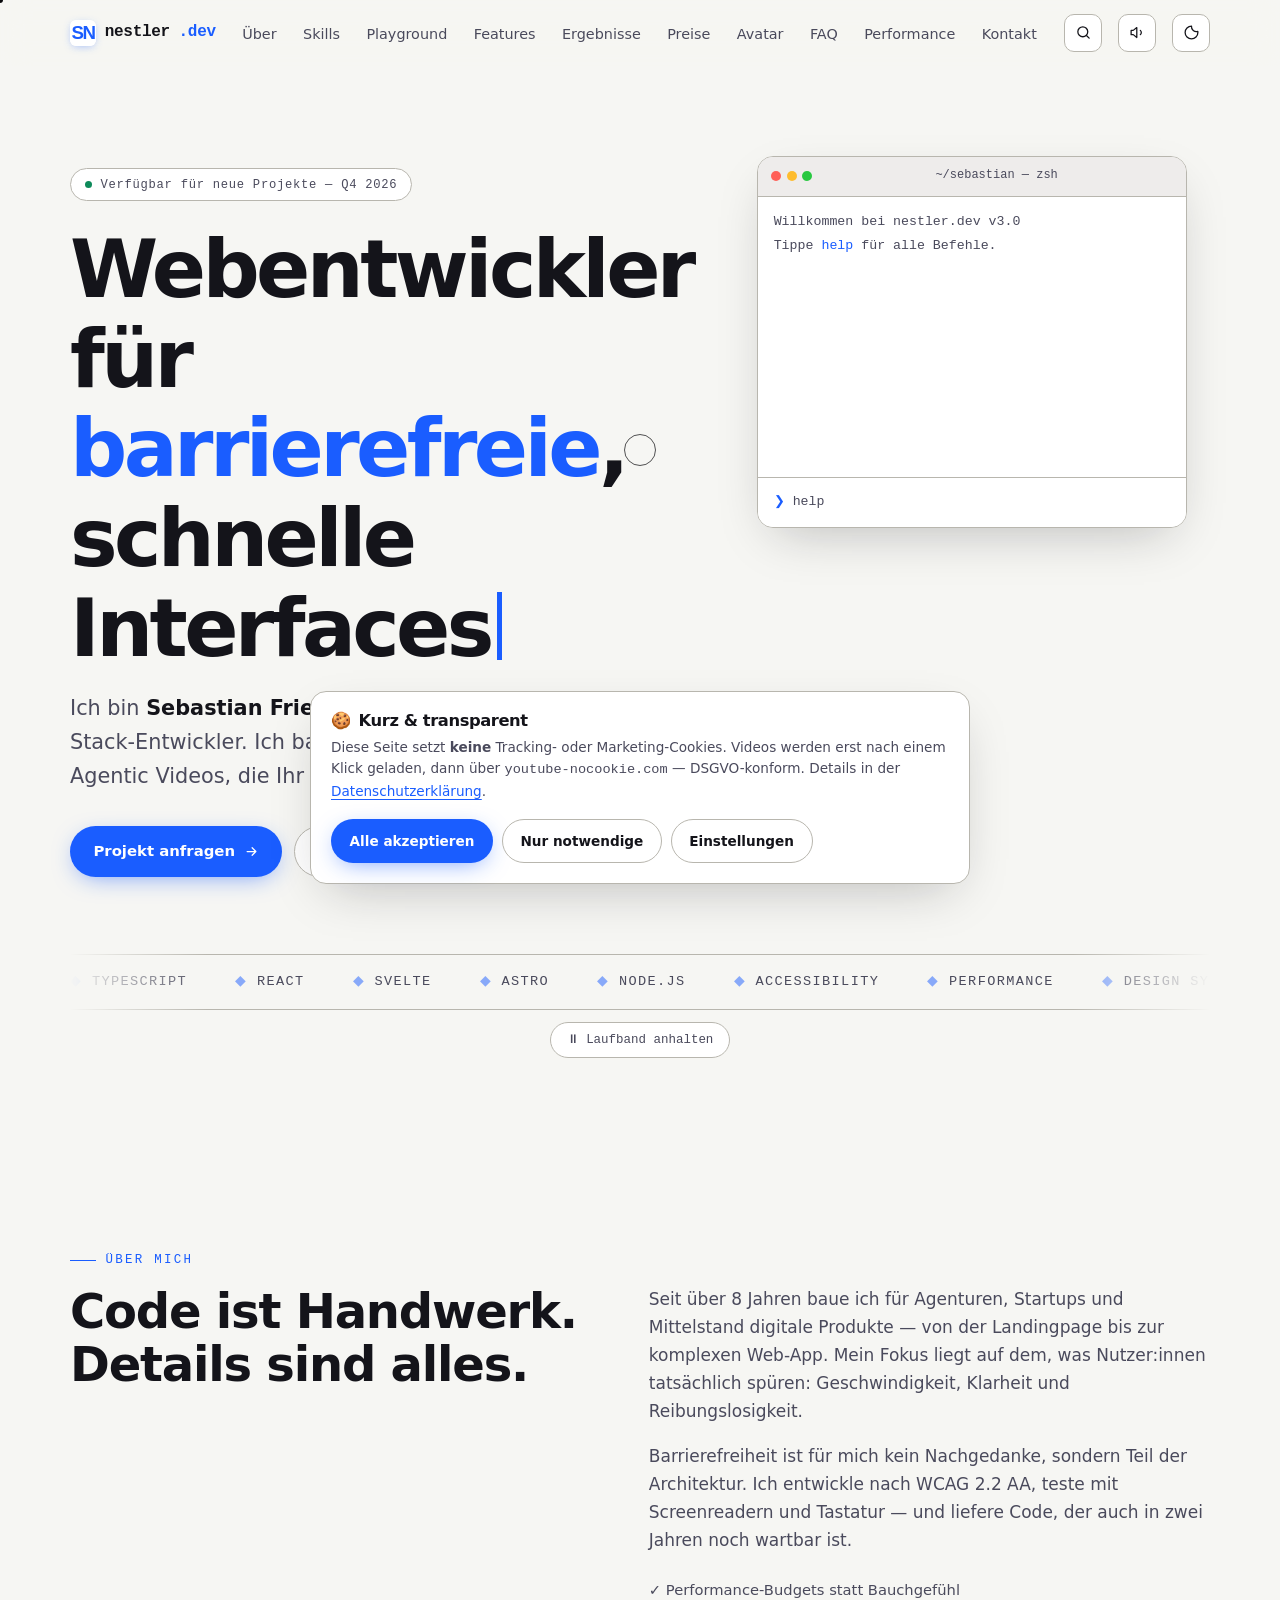
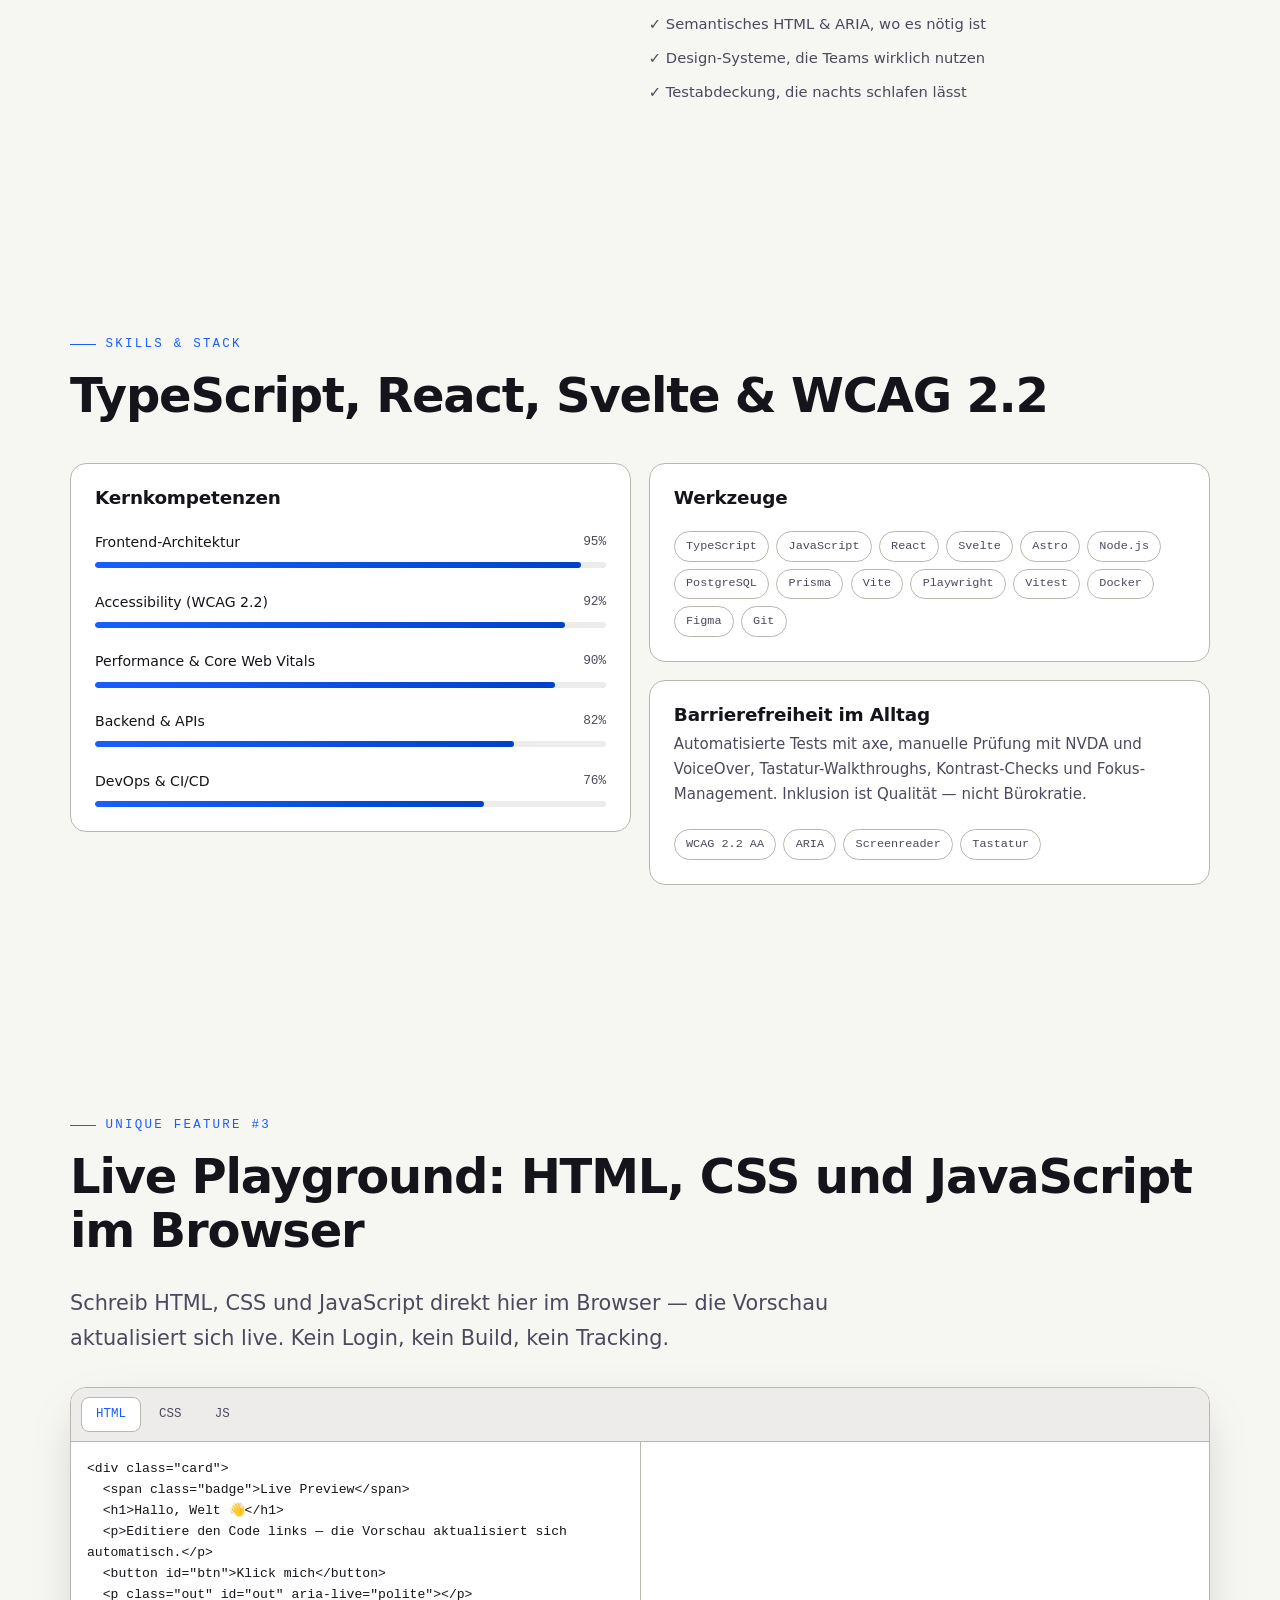
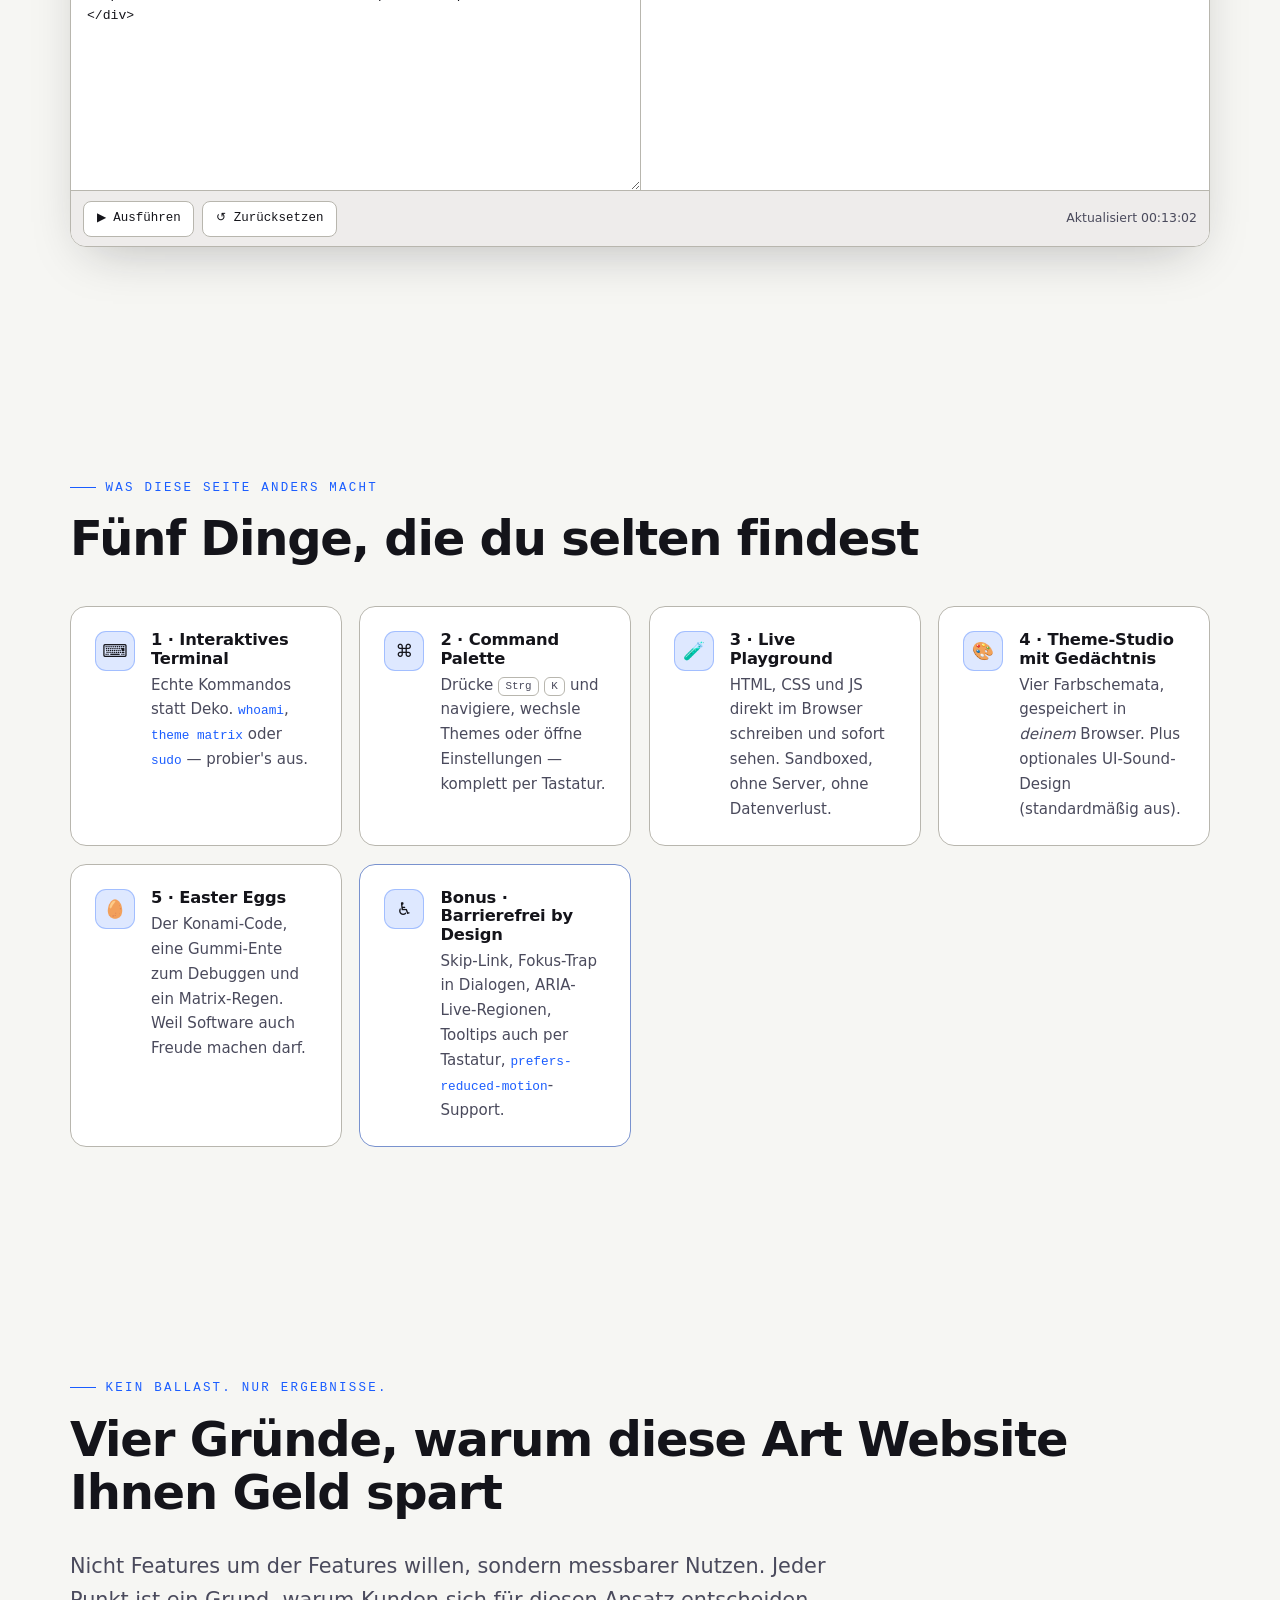
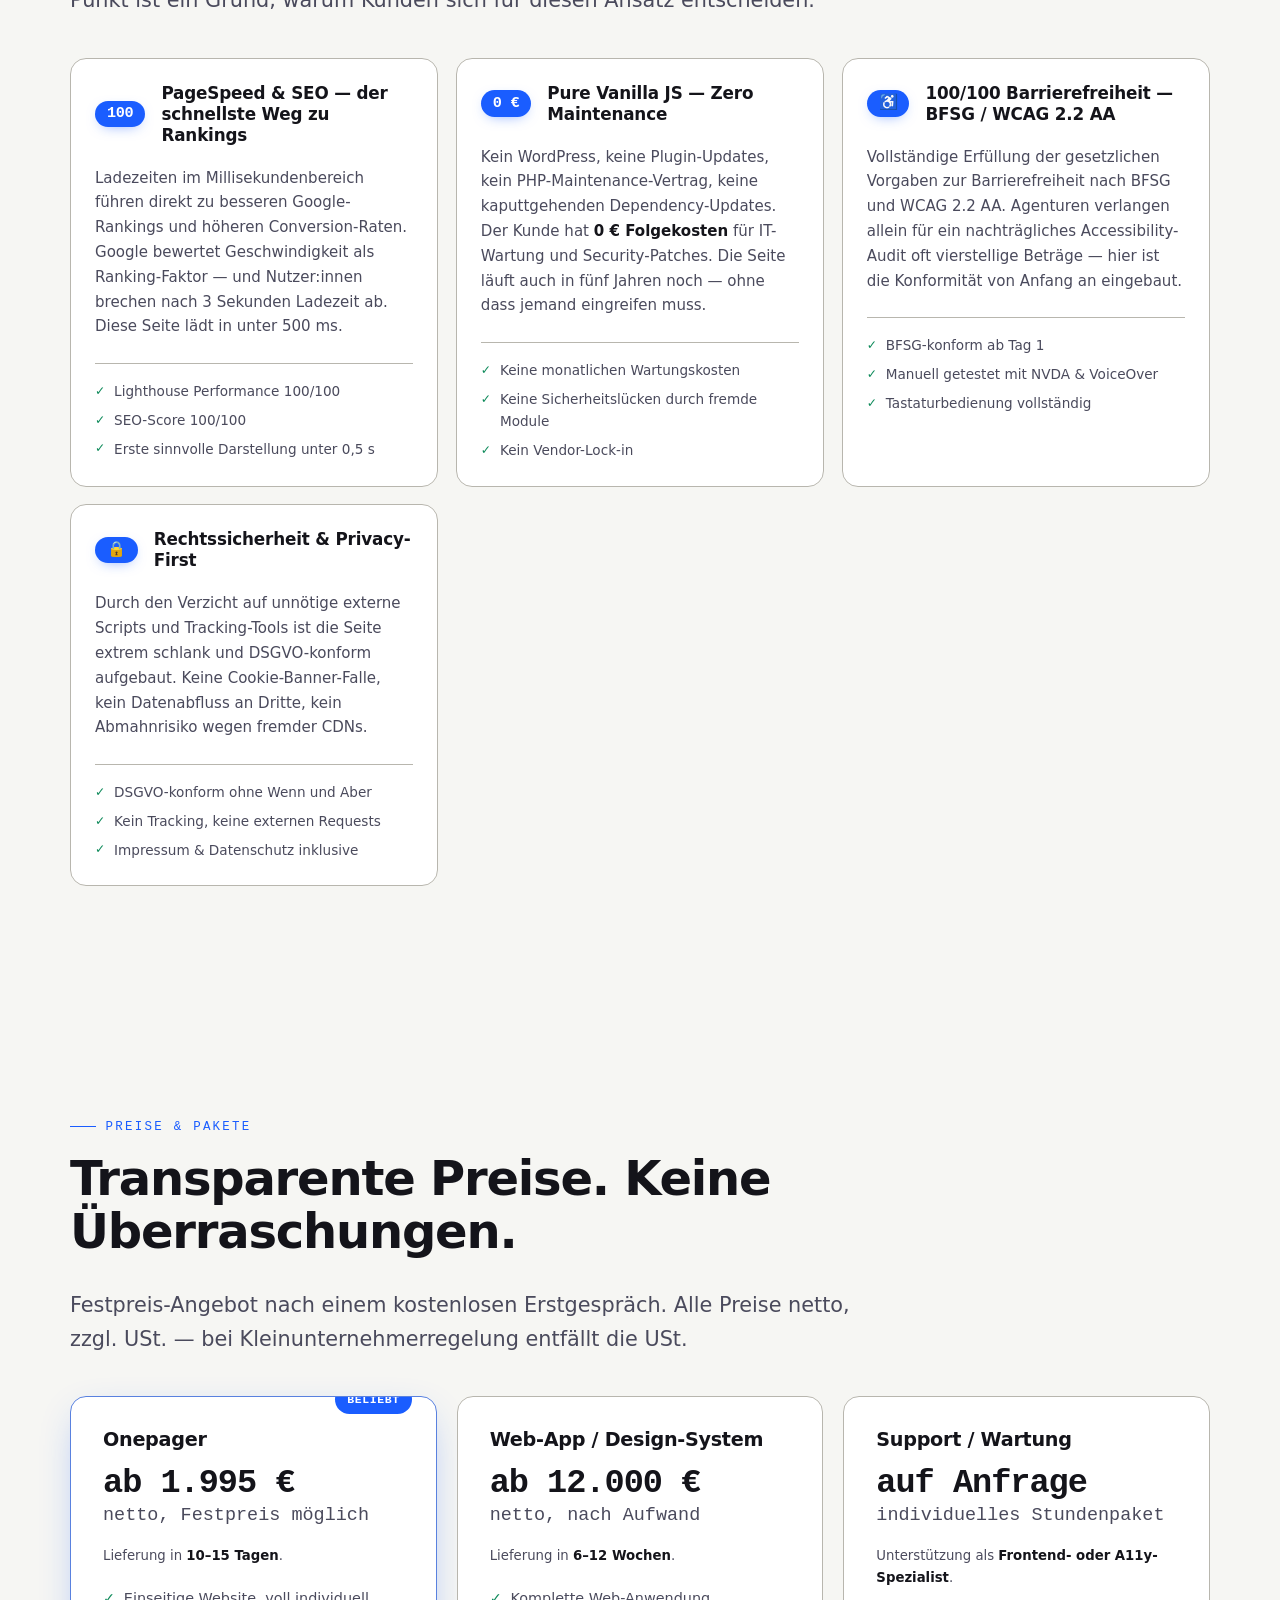
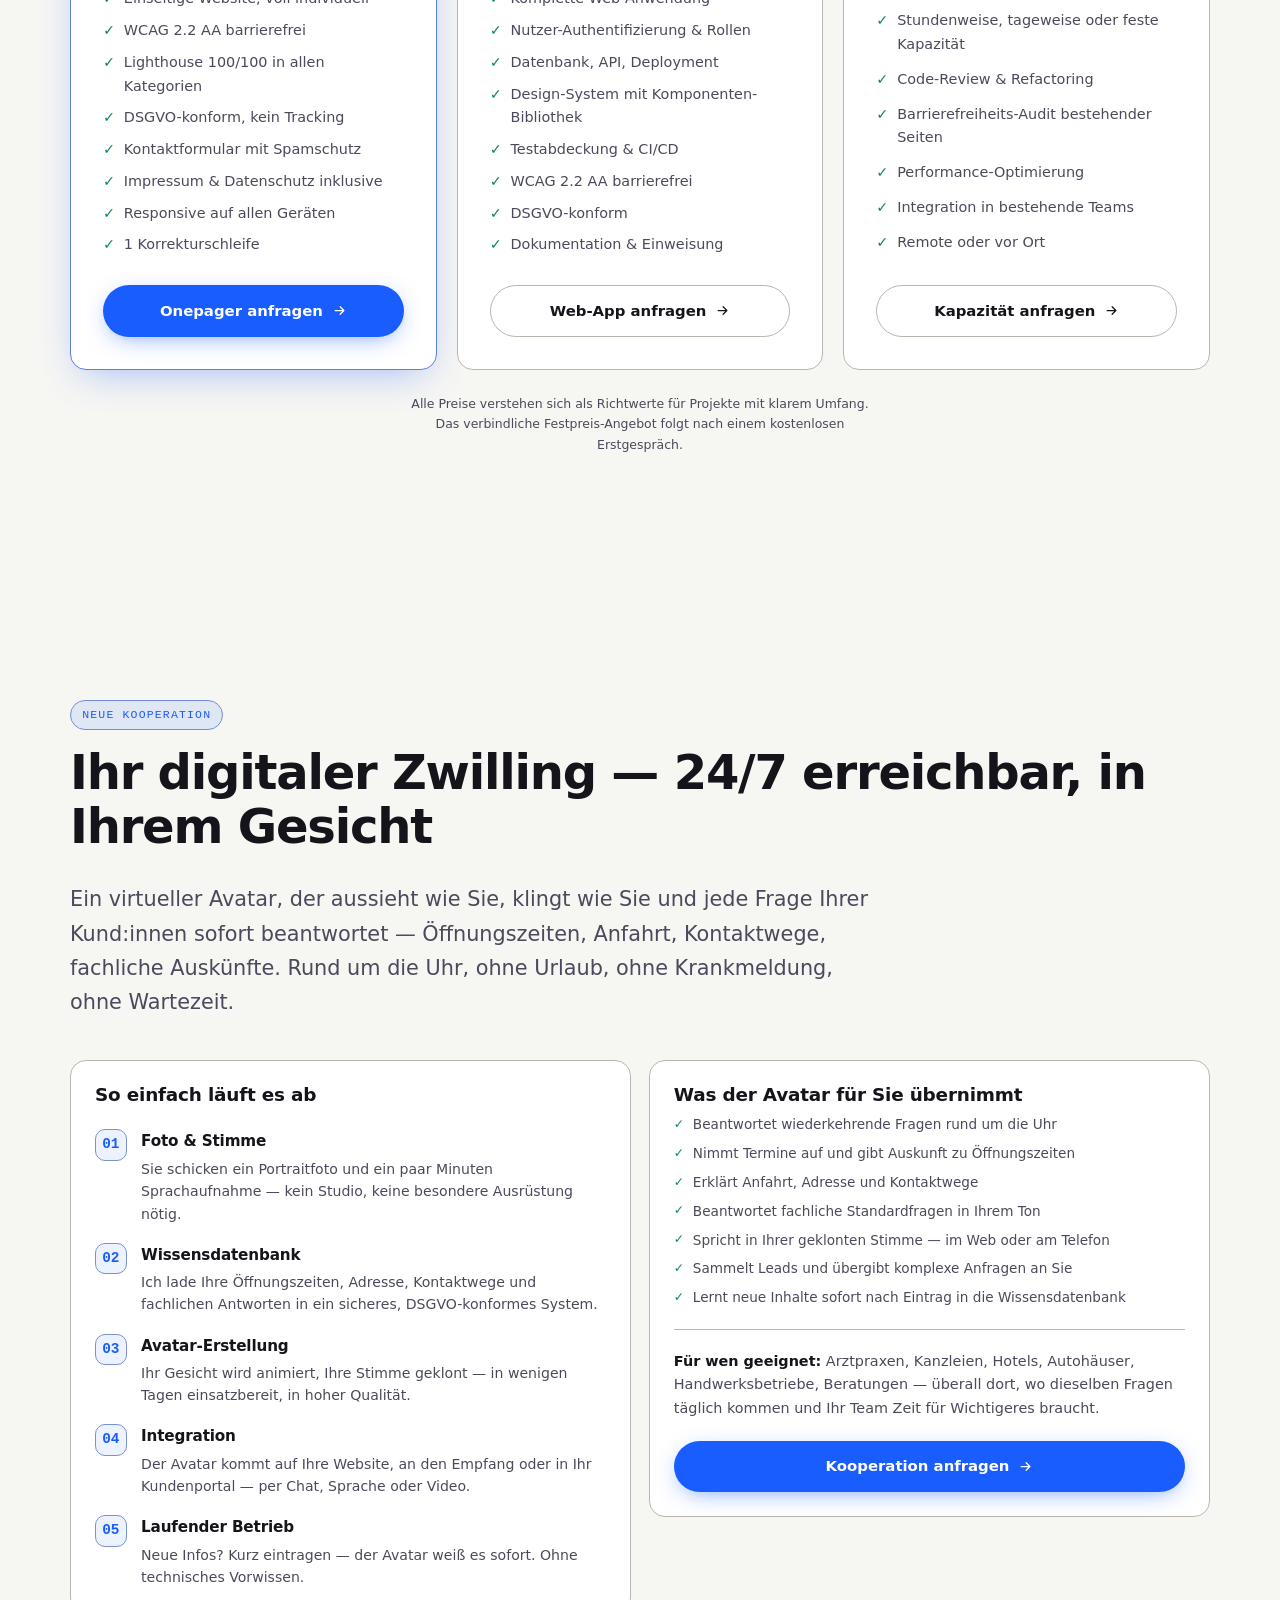
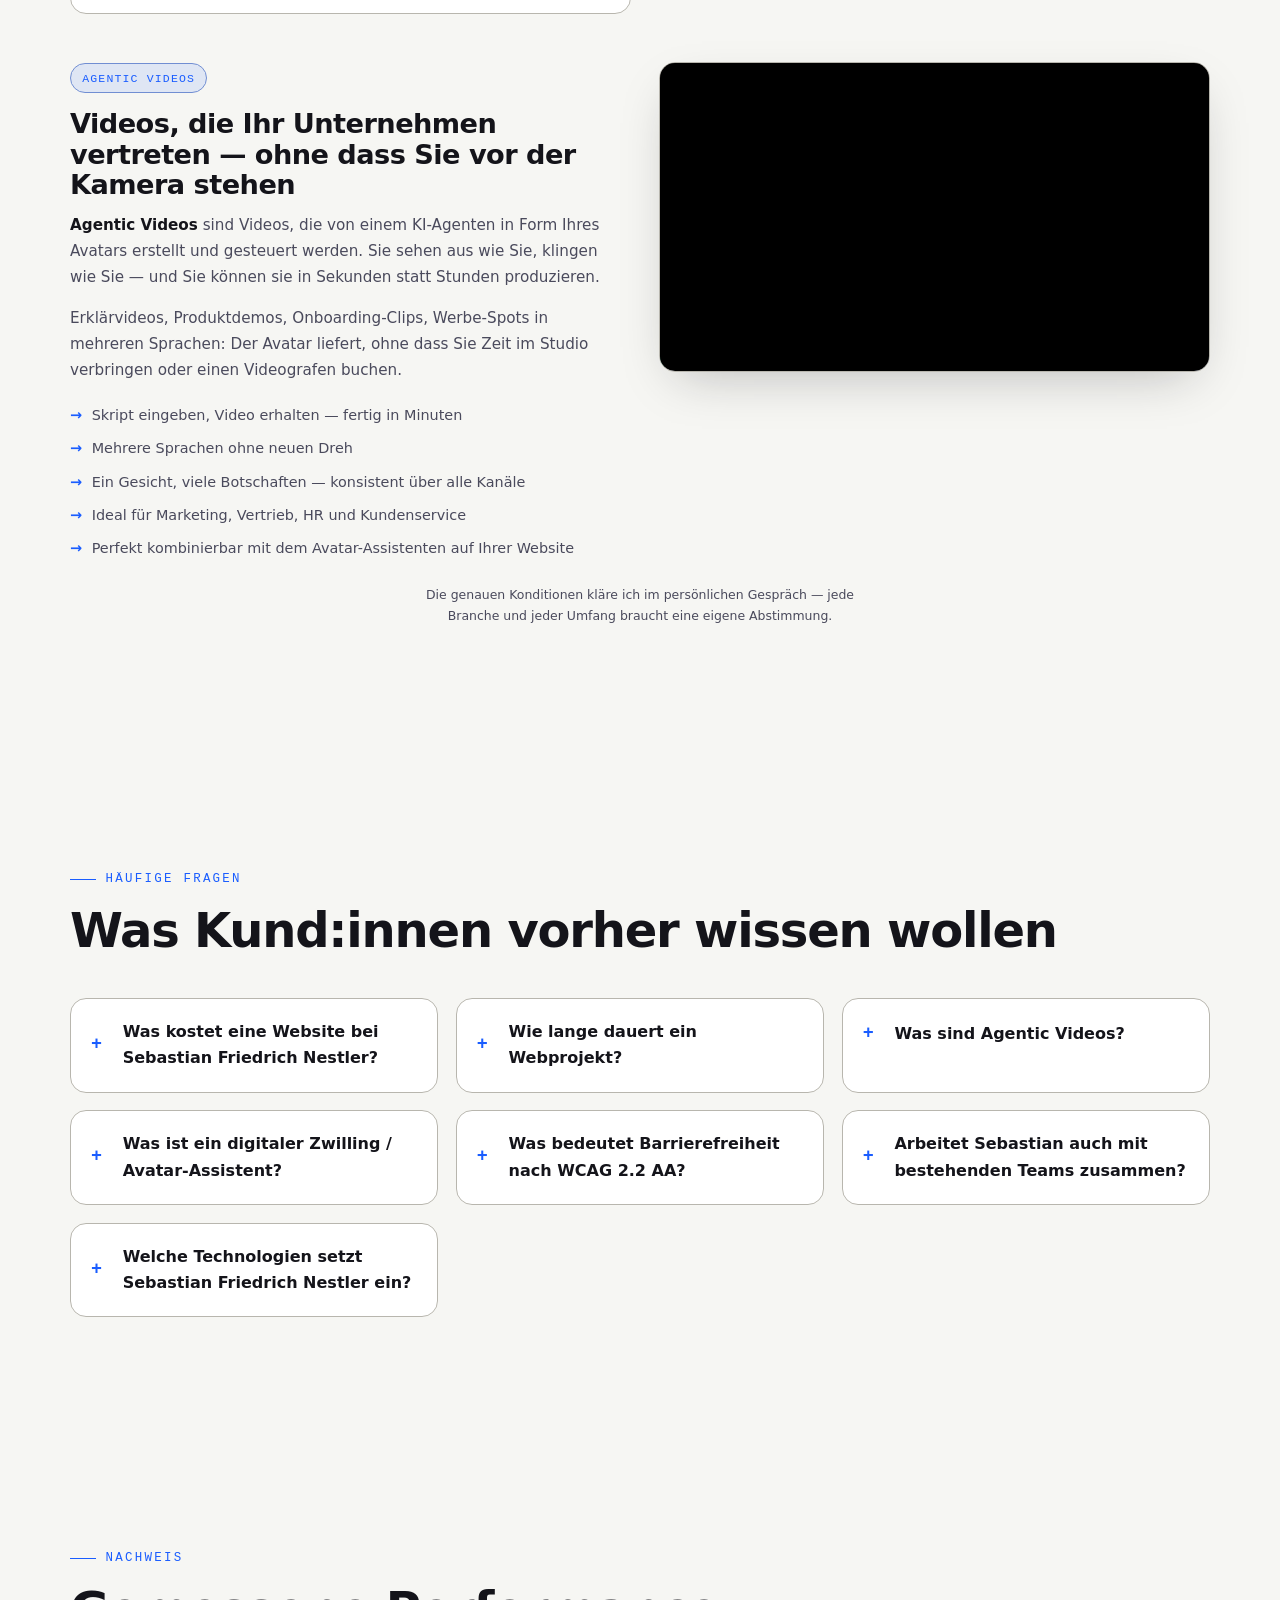
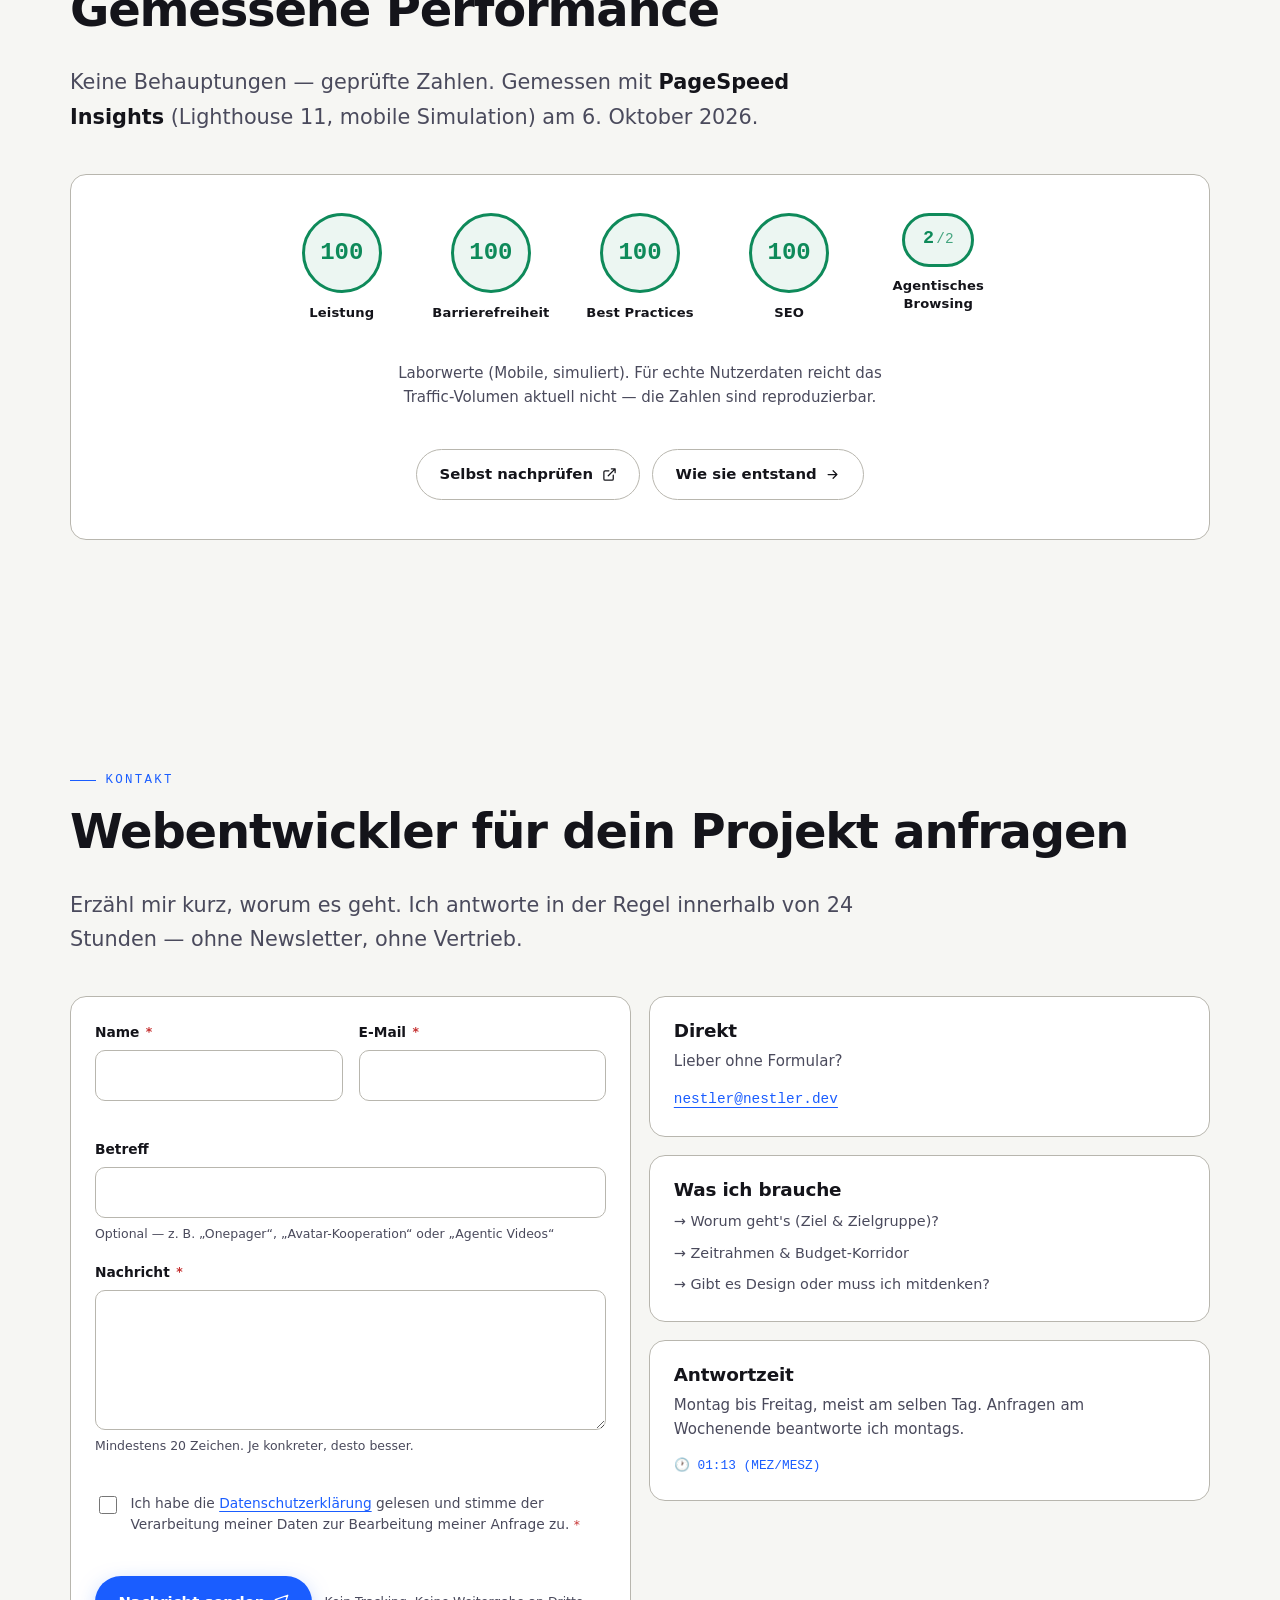
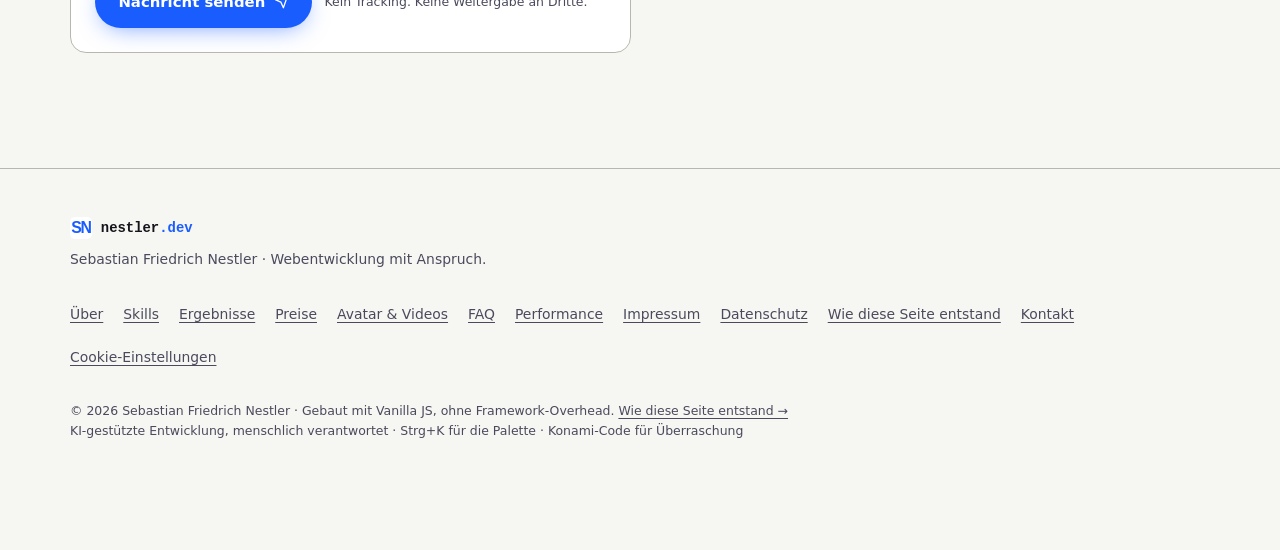
<file: index.html>
<!DOCTYPE html>
<html lang="de" data-theme="dark">
<head>
<meta charset="utf-8">
<meta name="viewport" content="width=device-width, initial-scale=1, viewport-fit=cover">

<!-- ===== NO-FOUC THEME BOOTSTRAP (must run before paint) ===== -->
<script>
(function(){
  var t = null;
  try { t = localStorage.getItem('nestler.theme'); } catch(e){}
  if (t === 'dark' || t === 'light' || t === 'synth' || t === 'matrix') {
    document.documentElement.setAttribute('data-theme', t);
  } else if (window.matchMedia('(prefers-color-scheme: light)').matches) {
    document.documentElement.setAttribute('data-theme', 'light');
  }
})();
</script>

<!-- ===== PRIMARY SEO ===== -->
<title>Sebastian Friedrich Nestler · Webentwickler & Agentic Videos</title>
<meta name="description" content="Webentwickler aus Sachsen für barrierefreie Websites nach WCAG 2.2 AA und Agentic Videos. Onepager ab 1.995 €, Lieferung in 10–15 Tagen. DSGVO-konform ohne Tracking.">
<link rel="canonical" href="https://sebastian-nestler.github.io/">
<meta name="robots" content="index, follow, max-image-preview:large, max-snippet:-1, max-video-preview:-1">
<meta name="googlebot" content="index, follow">
<meta name="author" content="Sebastian Friedrich Nestler">
<meta name="publisher" content="Sebastian Friedrich Nestler">
<meta name="keywords" content="Webentwickler, Frontend Entwickler, Barrierefreiheit, WCAG 2.2, Freelance Developer, Sachsen, TypeScript, React, Performance, Agentic Videos, Avatar, KI-Chatbot, Digitaler Zwilling">
<meta name="language" content="de">
<meta name="geo.region" content="DE">
<meta name="geo.placename" content="Aue-Bad Schlema">

<!-- ===== OPEN GRAPH ===== -->
<meta property="og:type" content="website">
<meta property="og:site_name" content="Sebastian Friedrich Nestler">
<meta property="og:locale" content="de_DE">
<meta property="og:url" content="https://sebastian-nestler.github.io/">
<meta property="og:title" content="Sebastian Friedrich Nestler · Webentwickler & Agentic Videos">
<meta property="og:description" content="Barrierefreie Websites nach WCAG 2.2 AA und Agentic Videos für Unternehmen. Onepager ab 1.995 €.">
<meta property="og:image" content="https://sebastian-nestler.github.io/og-image.png">
<meta property="og:image:width" content="1200">
<meta property="og:image:height" content="630">
<meta property="og:image:alt" content="Sebastian Friedrich Nestler – Webentwickler & Agentic Videos.">
<meta property="og:image:type" content="image/png">
<meta property="og:image:secure_url" content="https://sebastian-nestler.github.io/og-image.png">

<!-- ===== TWITTER / X ===== -->
<meta name="twitter:card" content="summary_large_image">
<meta name="twitter:title" content="Sebastian Friedrich Nestler · Webentwickler & Agentic Videos">
<meta name="twitter:description" content="Barrierefreie Websites nach WCAG 2.2 AA und Agentic Videos. Onepager ab 1.995 €.">
<meta name="twitter:image" content="https://sebastian-nestler.github.io/og-image.png">
<meta name="twitter:image:alt" content="Sebastian Friedrich Nestler – Webentwickler & Agentic Videos.">

<!-- ===== ICONS & PWA ===== -->
<meta name="color-scheme" content="dark light">
<meta name="theme-color" content="#0a0a0b" media="(prefers-color-scheme: dark)">
<meta name="theme-color" content="#f6f6f3" media="(prefers-color-scheme: light)">
<link rel="icon" href="/favicon.ico" sizes="32x32">
<link rel="icon" href="/favicon.svg" type="image/svg+xml" sizes="any">
<link rel="icon" href="/favicon-32.png" type="image/png" sizes="32x32">
<link rel="apple-touch-icon" href="/apple-touch-icon.png" sizes="180x180">
<link rel="manifest" href="/manifest.webmanifest">

<!-- ===== CRITICAL CSS (inline — above-the-fold, no FOUC) ===== -->
<style>
/* ============================================================
   CRITICAL CSS — nur Above-the-Fold
   Tokens, Reset, Header, Hero, Terminal, Marquee, Reveal.
   Der Rest liegt in /style.css (extern, blockierend).
   ============================================================ */

/* 0. TOKENS / THEMES */
:root{
  --bg:#0a0a0b;--surface:#131317;--surface-2:#1b1b21;--border:#3a3a45;
  --text:#e9e9ec;--muted:#a8a8b3;--accent:#4a86ff;--accent-ink:#0a0a0b;
  --accent-2:#00d5ff;--danger:#ff6b6b;--ok:#3ddc97;
  --radius:16px;--radius-sm:10px;
  --shadow:0 18px 50px -12px rgba(0,0,0,.75);
  --ring:0 0 0 3px color-mix(in srgb, var(--accent) 55%, transparent);
  --max:1140px;
  --font: ui-sans-serif, system-ui, -apple-system, "Segoe UI", Roboto, Helvetica, Arial, sans-serif;
  --mono: ui-monospace, "SF Mono", "JetBrains Mono", "Fira Code", Menlo, Consolas, monospace;
}
[data-theme="light"]{
  --bg:#f6f6f3;--surface:#ffffff;--surface-2:#eeeceb;--border:#b8b6ae;
  --text:#14141a;--muted:#4a4a5c;--accent:#1a5dff;--accent-ink:#ffffff;
  --accent-2:#0043c7;--danger:#c53030;--ok:#0e8a5a;
  --shadow:0 18px 50px -18px rgba(20,20,26,.28);
}
[data-theme="synth"]{
  --bg:#0d0716;--surface:#170d24;--surface-2:#211334;--border:#4a2d73;
  --text:#f4ecff;--muted:#b9a4d4;--accent:#ff4fd8;--accent-ink:#12001a;
  --accent-2:#33e1ff;--shadow:0 18px 60px -12px rgba(255,79,216,.28);
}
[data-theme="matrix"]{
  --bg:#000600;--surface:#041004;--surface-2:#072007;--border:#1a5c1a;
  --text:#c8ffc8;--muted:#7ac47a;--accent:#22ff6b;--accent-ink:#001100;
  --accent-2:#00d5ff;--shadow:0 18px 50px -12px rgba(34,255,107,.25);
}

/* 1. BASE */
*,*::before,*::after{box-sizing:border-box}
html{scroll-behavior:smooth;-webkit-text-size-adjust:100%}
@media (prefers-reduced-motion:reduce){
  html{scroll-behavior:auto}
  *,*::before,*::after{animation-duration:.001ms !important;animation-iteration-count:1 !important;transition-duration:.001ms !important}
}
body{
  margin:0;background:var(--bg);color:var(--text);font-family:var(--font);
  font-size:clamp(1rem,.95rem + .25vw,1.0625rem);line-height:1.65;
  -webkit-font-smoothing:antialiased;overflow-x:hidden;
}
body::before{
  content:"";position:fixed;inset:0;pointer-events:none;z-index:1;opacity:.035;
  background-image:url("data:image/svg+xml,%3Csvg xmlns='http://www.w3.org/2000/svg' width='140' height='140'%3E%3Cfilter id='n'%3E%3CfeTurbulence type='fractalNoise' baseFrequency='.85' numOctaves='3'/%3E%3C/filter%3E%3Crect width='100%25' height='100%25' filter='url(%23n)'/%3E%3C/svg%3E");
  mix-blend-mode:overlay;
}
img,svg,canvas{max-width:100%;display:block}
button,input,textarea,select{font:inherit;color:inherit}
a{color:var(--accent);text-underline-offset:.25em}
a:hover{text-decoration-thickness:2px}
::placeholder{color:var(--muted);opacity:1}
:where(a,button,input,textarea,select,summary,[tabindex]):focus-visible{
  outline:2px solid var(--accent);outline-offset:3px;border-radius:6px;
}
:where(section,[id],a,button,input,textarea,select,summary,details){scroll-margin-top:90px}
::selection{background:var(--accent);color:var(--accent-ink)}
.sr-only{
  position:absolute!important;width:1px;height:1px;padding:0;margin:-1px;
  overflow:hidden;clip:rect(0 0 0 0);white-space:nowrap;border:0;
}
.skip{
  position:fixed;top:-100px;left:16px;z-index:9999;
  background:var(--accent);color:var(--accent-ink);
  padding:.75rem 1.25rem;border-radius:0 0 var(--radius-sm) var(--radius-sm);
  font-weight:700;text-decoration:none;transition:top .18s ease;
}
.skip:focus{top:0}

/* 2. LAYOUT */
.wrap{width:min(100% - 2.5rem,var(--max));margin-inline:auto;position:relative;z-index:2}
section{padding:clamp(4rem,9vw,7.5rem) 0;position:relative}
.eyebrow{
  font-family:var(--mono);font-size:.78rem;letter-spacing:.18em;
  text-transform:uppercase;color:var(--accent);margin:0 0 .9rem;
  display:flex;align-items:center;gap:.6rem;
}
.eyebrow::before{content:"";width:26px;height:1px;background:var(--accent);flex:none}
h1,h2,h3{line-height:1.12;letter-spacing:-.025em;margin:0 0 .6em;font-weight:800}
h2{font-size:clamp(1.9rem,1.3rem + 2.4vw,3rem)}
h3{font-size:1.15rem;letter-spacing:-.01em}
.lede{font-size:clamp(1.05rem,1rem + .5vw,1.3rem);color:var(--muted);max-width:62ch;margin:0}
.hl{color:var(--accent)}

/* 3. PROGRESS + HEADER */
#progress{
  position:fixed;top:0;left:0;height:2px;width:0%;
  background:linear-gradient(90deg,var(--accent),var(--accent-2));
  z-index:1000;transition:width .1s linear;
}
@media (prefers-reduced-motion:reduce){#progress{transition:none}}
header.site{
  position:sticky;top:0;z-index:900;
  backdrop-filter:blur(14px) saturate(1.4);
  background:color-mix(in srgb,var(--bg) 78%,transparent);
  border-bottom:1px solid transparent;
  transition:border-color .25s ease,background .25s ease;
}
header.site.stuck{border-bottom-color:var(--border)}
.nav{display:flex;align-items:center;gap:1rem;padding:.85rem 0}
.brand{
  font-family:var(--mono);font-weight:700;font-size:1rem;
  text-decoration:none;color:var(--text);letter-spacing:-.02em;
  margin-right:auto;display:flex;align-items:center;gap:.55rem;
}
.brand .logo{
  width:26px;height:26px;flex:none;border-radius:6px;
  transition:transform .4s cubic-bezier(.2,.8,.2,1),box-shadow .3s;
  box-shadow:0 2px 8px -2px rgba(26,93,255,.4);
}
.brand:hover .logo{transform:rotate(-6deg) scale(1.08);box-shadow:0 4px 14px -2px rgba(26,93,255,.6)}
.brand .dev{color:var(--accent)}
.nav-links{display:flex;gap:.25rem;align-items:center;list-style:none;margin:0;padding:0}
.nav-links a{
  color:var(--muted);text-decoration:none;font-size:.9rem;font-weight:500;
  padding:.5rem .7rem;border-radius:8px;transition:color .2s,background .2s;
}
.nav-links a:hover{color:var(--text);background:var(--surface-2)}
.icon-btn{
  background:var(--surface);border:1px solid var(--border);color:var(--text);
  width:38px;height:38px;border-radius:10px;display:grid;place-items:center;
  cursor:pointer;transition:transform .18s cubic-bezier(.2,.8,.2,1),border-color .2s,background .2s;
  flex:none;
}
.icon-btn:hover{border-color:var(--accent);background:var(--surface-2);transform:translateY(-2px)}
.icon-btn svg{width:17px;height:17px;stroke:currentColor;fill:none;stroke-width:1.8;stroke-linecap:round;stroke-linejoin:round}
.kbd-hint{
  font-family:var(--mono);font-size:.68rem;color:var(--muted);
  border:1px solid var(--border);border-radius:6px;padding:.15rem .4rem;
}
.menu-toggle{display:none}
@media (max-width:860px){
  .nav-links{
    position:absolute;top:100%;left:0;right:0;
    flex-direction:column;align-items:stretch;
    background:var(--surface);border-bottom:1px solid var(--border);
    padding:.75rem 1.25rem 1.25rem;gap:.15rem;display:none;
  }
  .nav-links.open{display:flex}
  .nav-links a{padding:.8rem .6rem;font-size:1rem}
  .menu-toggle{display:grid}
  .kbd-hint{display:none}
}

/* 4. HERO */
.hero{padding-top:clamp(3rem,7vw,6rem);padding-bottom:clamp(3rem,6vw,5rem)}
.hero-grid{display:grid;grid-template-columns:1.05fr .95fr;gap:clamp(2rem,5vw,4rem);align-items:start}
@media (max-width:980px){.hero-grid{grid-template-columns:1fr}}
.status{
  display:inline-flex;align-items:center;gap:.55rem;
  font-family:var(--mono);font-size:.76rem;letter-spacing:.06em;
  color:var(--muted);border:1px solid var(--border);border-radius:999px;
  padding:.35rem .85rem;margin-bottom:1.5rem;background:var(--surface);
}
.status .dot{
  width:7px;height:7px;border-radius:50%;background:var(--ok);flex:none;
  box-shadow:0 0 0 0 color-mix(in srgb,var(--ok) 70%,transparent);
  animation:pulse 2.4s infinite;
}
@keyframes pulse{
  0%{box-shadow:0 0 0 0 color-mix(in srgb,var(--ok) 60%,transparent)}
  70%{box-shadow:0 0 0 9px transparent}
  100%{box-shadow:0 0 0 0 transparent}
}
h1.title{font-size:clamp(2.5rem,1.4rem + 5.4vw,5rem);letter-spacing:-.045em;margin-bottom:1.1rem}
h1.title .dev{color:var(--muted);font-weight:400}
.caret{
  display:inline-block;width:.06em;height:.85em;background:var(--accent);
  margin-left:.08em;vertical-align:-.06em;animation:blink 1.05s steps(1) infinite;
}
@keyframes blink{50%{opacity:0}}
.hero-cta{display:flex;flex-wrap:wrap;gap:.75rem;margin-top:2rem}
.btn{
  display:inline-flex;align-items:center;gap:.55rem;
  padding:.78rem 1.4rem;border-radius:999px;font-weight:650;font-size:.93rem;
  text-decoration:none;cursor:pointer;border:1px solid transparent;
  transition:transform .18s cubic-bezier(.2,.8,.2,1),box-shadow .25s,background .2s,color .2s,border-color .2s;
  position:relative;
}
.btn:hover{transform:translateY(-2px)}
.btn:active{transform:translateY(0)}
.btn-primary{background:var(--accent);color:var(--accent-ink);box-shadow:0 6px 24px -8px color-mix(in srgb,var(--accent) 65%,transparent)}
.btn-primary:hover{box-shadow:0 12px 34px -10px color-mix(in srgb,var(--accent) 75%,transparent)}
.btn-ghost{background:var(--surface);border-color:var(--border);color:var(--text)}
.btn-ghost:hover{border-color:var(--accent)}
.btn svg{width:15px;height:15px;stroke:currentColor;fill:none;stroke-width:2;stroke-linecap:round;stroke-linejoin:round}

/* Terminal */
.terminal{
  background:var(--surface);border:1px solid var(--border);border-radius:var(--radius);
  box-shadow:var(--shadow);overflow:hidden;font-family:var(--mono);font-size:.83rem;
}
.term-bar{
  display:flex;align-items:center;gap:.5rem;padding:.6rem .85rem;
  background:var(--surface-2);border-bottom:1px solid var(--border);
}
.term-bar .dots{display:flex;gap:.35rem}
.term-bar .dots i{width:10px;height:10px;border-radius:50%;background:var(--border);display:block}
.term-bar .dots i:nth-child(1){background:#ff5f57}
.term-bar .dots i:nth-child(2){background:#febc2e}
.term-bar .dots i:nth-child(3){background:#28c840}
.term-bar .fname{color:var(--muted);font-size:.75rem;margin-inline:auto}
.term-body{
  padding:.9rem 1rem;height:280px;overflow-y:auto;
  display:flex;flex-direction:column;gap:.15rem;scrollbar-width:thin;
}
.term-body::-webkit-scrollbar{width:8px}
.term-body::-webkit-scrollbar-thumb{background:var(--border);border-radius:8px}
.term-line{white-space:pre-wrap;word-break:break-word;overflow-wrap:anywhere}
.term-line.cmd{color:var(--text)}
.term-line.cmd::before{content:"❯ ";color:var(--accent)}
.term-line.out{color:var(--muted)}
.term-line.ok{color:var(--ok)}
.term-line.err{color:var(--danger)}
.term-line a{color:var(--accent-2)}
.term-input-row{
  display:flex;align-items:center;gap:.5rem;
  border-top:1px solid var(--border);padding:.6rem 1rem;background:var(--surface);
}
.term-input-row span{color:var(--accent)}
.term-input-row input{
  flex:1;background:transparent;border:0;outline:none;
  font-family:var(--mono);font-size:.83rem;color:var(--text);padding:.25rem 0;
}

/* Marquee */
.marquee{
  margin-top:clamp(3rem,6vw,5rem);
  border-block:1px solid var(--border);padding:1rem 0;
  overflow:hidden;mask-image:linear-gradient(90deg,transparent,#000 12%,#000 88%,transparent);
}
.marquee-track{display:flex;gap:3rem;width:max-content;animation:scroll 32s linear infinite}
.marquee:hover .marquee-track,
.marquee:focus-within .marquee-track{animation-play-state:paused}
.marquee.paused .marquee-track{animation-play-state:paused}
@keyframes scroll{to{transform:translateX(-50%)}}
.marquee-track span{
  font-family:var(--mono);font-size:.85rem;color:var(--muted);
  letter-spacing:.1em;text-transform:uppercase;white-space:nowrap;
}
.marquee-track span::before{content:"◆ ";color:var(--accent);opacity:.5}
.marquee-toggle{
  display:block;margin:.75rem auto 0;
  background:var(--surface);border:1px solid var(--border);
  color:var(--muted);padding:.4rem 1rem;border-radius:999px;
  font-size:.78rem;font-family:var(--mono);cursor:pointer;
  transition:color .2s,border-color .2s,transform .18s;
}
.marquee-toggle:hover{color:var(--accent);border-color:var(--accent);transform:translateY(-2px)}
.marquee-toggle[aria-pressed="true"]{color:var(--accent);border-color:var(--accent)}

/* 5. REVEAL */
.reveal{opacity:0;transform:translateY(22px);transition:opacity .7s cubic-bezier(.2,.8,.2,1),transform .7s cubic-bezier(.2,.8,.2,1)}
.reveal.in{opacity:1;transform:none}
@media (prefers-reduced-motion:reduce){.reveal{opacity:1;transform:none}}

/* Hero-spezifische Responsive-Regeln */
@media (max-width:420px){
  h1.title{font-size:2rem;letter-spacing:-.035em}
  h1.title br{display:none}
  .lede{font-size:1rem}
}
@media (max-width:480px){
  .hero-cta{flex-direction:column}
  .hero-cta .btn{width:100%;justify-content:center}
}
@media (max-width:640px){.term-body{height:220px}}
@media (max-width:380px){
  #sound-toggle{transform:scale(.9)}
  .brand{font-size:.9rem}
  .brand .logo{width:22px;height:22px}
  .icon-btn{width:34px;height:34px}
  .icon-btn svg{width:15px;height:15px}
}
</style>

<!-- ===== FULL STYLESHEET (external, blocking, cached across pages) ===== -->
<link rel="stylesheet" href="/style.css">

<!-- ===== NO-JS FALLBACK ===== -->
<noscript>
  <style>.reveal{opacity:1 !important;transform:none !important}</style>
</noscript>

<!-- ===== STRUCTURED DATA ===== -->
<script type="application/ld+json">
{
  "@context": "https://schema.org",
  "@graph": [
    {
      "@type": "Person",
      "@id": "https://sebastian-nestler.github.io/#person",
      "name": "Sebastian Friedrich Nestler",
      "alternateName": "Sebastian Nestler",
      "givenName": "Sebastian",
      "additionalName": "Friedrich",
      "familyName": "Nestler",
      "url": "https://sebastian-nestler.github.io/",
      "email": "nestler@nestler.dev",
      "jobTitle": "Webentwickler & Full-Stack Developer",
      "description": "Freelance Webentwickler für barrierefreie, schnelle Interfaces und Agentic Videos. Spezialisiert auf TypeScript, React, Svelte und WCAG 2.2 AA.",
      "address": {
        "@type": "PostalAddress",
        "streetAddress": "Albert-Schweitzer-Str. 19",
        "postalCode": "08280",
        "addressLocality": "Aue-Bad Schlema",
        "addressRegion": "Sachsen",
        "addressCountry": "DE"
      },
      "knowsAbout": [
        "Webentwicklung","Frontend-Architektur","Barrierefreiheit","WCAG 2.2",
        "TypeScript","React","Svelte","Astro","Node.js","Core Web Vitals",
        "Agentic Videos","KI-Avatare"
      ],
      "sameAs": ["https://github.com/Sebastian-Nestler"]
    },
    {
      "@type": "WebSite",
      "@id": "https://sebastian-nestler.github.io/#website",
      "url": "https://sebastian-nestler.github.io/",
      "name": "sebastian-nestler.github.io",
      "inLanguage": "de-DE",
      "publisher": { "@id": "https://sebastian-nestler.github.io/#person" }
    },
    {
      "@type": "ProfessionalService",
      "@id": "https://sebastian-nestler.github.io/#service",
      "name": "Nestler Webentwicklung",
      "url": "https://sebastian-nestler.github.io/",
      "image": "https://sebastian-nestler.github.io/og-image.png",
      "description": "Freelance Webentwicklung: barrierefreie Onepager, Web-Apps, Design-Systeme, Performance-Optimierung, virtuelle Avatar-Assistenten und Agentic Videos.",
      "provider": { "@id": "https://sebastian-nestler.github.io/#person" },
      "address": {
        "@type": "PostalAddress",
        "streetAddress": "Albert-Schweitzer-Str. 19",
        "postalCode": "08280",
        "addressLocality": "Aue-Bad Schlema",
        "addressCountry": "DE"
      },
      "areaServed": { "@type": "Country", "name": "Deutschland" },
      "serviceType": [
        "Webentwicklung","Frontend-Entwicklung","Barrierefreiheits-Audit",
        "Performance-Optimierung","Design-System-Entwicklung","Digitaler Zwilling",
        "Avatar-Assistent","KI-Chatbot","Agentic Videos"
      ],
      "priceRange": "€€",
      "hasOfferCatalog": {
        "@type": "OfferCatalog",
        "name": "Leistungen",
        "itemListElement": [
          {
            "@type": "Offer",
            "name": "Onepager",
            "description": "Einseitige Website, barrierefrei, DSGVO-konform, Lighthouse 100/100. Lieferung in 10–15 Tagen.",
            "priceSpecification": {
              "@type": "PriceSpecification",
              "price": "1995","priceCurrency": "EUR","valueAddedTaxIncluded": false
            }
          },
          {
            "@type": "Offer",
            "name": "Web-Apps & Design-Systeme",
            "description": "Komplexe Web-Anwendungen und Design-Systeme. Lieferung in 6–12 Wochen.",
            "priceSpecification": {
              "@type": "PriceSpecification",
              "price": "12000","priceCurrency": "EUR","valueAddedTaxIncluded": false
            }
          },
          {
            "@type": "Offer",
            "name": "Digitaler Zwilling / Avatar-Assistent & Agentic Videos",
            "description": "Virtueller Avatar in Ihrem Gesicht und mit Ihrer Stimme, 24/7 erreichbar, plus Agentic Videos für Marketing und Vertrieb."
          }
        ]
      }
    },
    {
      "@type": "BreadcrumbList",
      "@id": "https://sebastian-nestler.github.io/#breadcrumb",
      "itemListElement": [
        { "@type": "ListItem", "position": 1, "name": "Startseite", "item": "https://sebastian-nestler.github.io/#top" },
        { "@type": "ListItem", "position": 2, "name": "Über", "item": "https://sebastian-nestler.github.io/#about" },
        { "@type": "ListItem", "position": 3, "name": "Ergebnisse", "item": "https://sebastian-nestler.github.io/#ergebnisse" },
        { "@type": "ListItem", "position": 4, "name": "Preise", "item": "https://sebastian-nestler.github.io/#preise" },
        { "@type": "ListItem", "position": 5, "name": "Avatar & Agentic Videos", "item": "https://sebastian-nestler.github.io/#avatar" },
        { "@type": "ListItem", "position": 6, "name": "Performance", "item": "https://sebastian-nestler.github.io/#performance" },
        { "@type": "ListItem", "position": 7, "name": "Impressum", "item": "https://sebastian-nestler.github.io/impressum.html" },
        { "@type": "ListItem", "position": 8, "name": "Kontakt", "item": "https://sebastian-nestler.github.io/#contact" }
      ]
    },
    {
      "@type": "FAQPage",
      "@id": "https://sebastian-nestler.github.io/#faq",
      "mainEntity": [
        { "@type": "Question", "name": "Was kostet eine Website bei Sebastian Friedrich Nestler?", "acceptedAnswer": { "@type": "Answer", "text": "Ein Onepager startet bei 1.995 € und wird in 10 bis 15 Tagen geliefert. Web-Apps und Design-Systeme beginnen bei 12.000 €. Ein Festpreis-Angebot gibt es nach einem kostenlosen Erstgespräch." } },
        { "@type": "Question", "name": "Wie lange dauert ein Webprojekt?", "acceptedAnswer": { "@type": "Answer", "text": "Einen Onepager liefern wir typischerweise in 10 bis 15 Tagen. Komplexere Web-Apps oder Design-Systeme dauern 6 bis 12 Wochen. Der genaue Zeitplan wird im Kickoff verbindlich festgelegt." } },
        { "@type": "Question", "name": "Was sind Agentic Videos?", "acceptedAnswer": { "@type": "Answer", "text": "Agentic Videos sind Videos, die von KI-Agenten in Form eines virtuellen Avatars erstellt und gesteuert werden. Sie sehen aus und klingen wie eine echte Person und können im Marketing, Vertrieb und Kundenservice eingesetzt werden — für Erklärvideos, Produktdemos oder 24/7-Kundenkommunikation." } },
        { "@type": "Question", "name": "Was ist ein digitaler Zwilling / Avatar-Assistent?", "acceptedAnswer": { "@type": "Answer", "text": "Ein virtueller Avatar, der wie Sie aussieht, in Ihrer geklonten Stimme spricht und rund um die Uhr Fragen von Kund:innen beantwortet — zu Öffnungszeiten, Anfahrt, Kontakt und fachlichen Themen. Sie liefern ein Foto und Sprachaufnahmen, wir übernehmen Erstellung, Integration und Wissensdatenbank." } },
        { "@type": "Question", "name": "Was bedeutet Barrierefreiheit nach WCAG 2.2 AA?", "acceptedAnswer": { "@type": "Answer", "text": "WCAG 2.2 AA ist der international anerkannte Standard für barrierefreie Websites. Er stellt sicher, dass Menschen mit Seh-, Hör-, motorischen oder kognitiven Einschränkungen die Seite nutzen können. Sebastian entwickelt jede Seite direkt nach diesem Standard." } },
        { "@type": "Question", "name": "Arbeitet Sebastian auch mit bestehenden Teams zusammen?", "acceptedAnswer": { "@type": "Answer", "text": "Ja. Neben kompletten Projekten gibt es Unterstützung als Frontend- oder Accessibility-Spezialist für bestehende Teams — stundenweise, tageweise oder als feste Kapazität." } },
        { "@type": "Question", "name": "Welche Technologien setzt Sebastian Friedrich Nestler ein?", "acceptedAnswer": { "@type": "Answer", "text": "Hauptsächlich TypeScript, React, Svelte und Astro im Frontend, Node.js und PostgreSQL im Backend. Tools wie Vite, Playwright, Vitest und Docker gehören zum Standard-Setup." } }
      ]
    }
  ]
}
</script>
</head>
<body>

<a class="skip" href="#main">Zum Hauptinhalt springen</a>
<div id="progress" role="presentation"></div>

<!-- ===================== HEADER ===================== -->
<header class="site" id="site-header">
  <div class="wrap">
    <nav class="nav" aria-label="Hauptnavigation">
      <a href="#top" class="brand" aria-label="sebastian-nestler.github.io — Startseite von Sebastian Friedrich Nestler">
        <svg class="logo" viewBox="0 0 100 100" xmlns="http://www.w3.org/2000/svg" aria-hidden="true" focusable="false">
          <rect width="100" height="100" rx="18" fill="#ffffff"/>
          <text x="50" y="74" text-anchor="middle"
                font-family="'Arial Black','Helvetica Neue',Helvetica,Arial,sans-serif"
                font-size="72" font-weight="900" letter-spacing="-6"
                fill="#1a5dff">SN</text>
        </svg>
        nestler<span class="dev">.dev</span>
      </a>

      <ul class="nav-links" id="nav-links">
        <li><a href="#about">Über</a></li>
        <li><a href="#skills">Skills</a></li>
        <li><a href="#playground">Playground</a></li>
        <li><a href="#features">Features</a></li>
        <li><a href="#ergebnisse">Ergebnisse</a></li>
        <li><a href="#preise">Preise</a></li>
        <li><a href="#avatar">Avatar</a></li>
        <li><a href="#faq">FAQ</a></li>
        <li><a href="#performance">Performance</a></li>
        <li><a href="#contact">Kontakt</a></li>
      </ul>

      <button class="icon-btn" id="palette-open" data-tip="Befehlspalette öffnen — Strg/⌘ + K" aria-label="Befehlspalette öffnen">
        <svg viewBox="0 0 24 24" aria-hidden="true"><circle cx="11" cy="11" r="7"/><path d="m20 20-3.5-3.5"/></svg>
      </button>

      <button class="icon-btn" id="sound-toggle" aria-pressed="false" data-tip="UI-Sounds an/aus (standardmäßig aus)" aria-label="UI-Sounds umschalten">
        <svg viewBox="0 0 24 24" aria-hidden="true" id="sound-icon"><path d="M11 5 6 9H3v6h3l5 4V5Z"/><path d="M16 9a4 4 0 0 1 0 6"/></svg>
      </button>

      <button class="icon-btn" id="theme-toggle" data-tip="Farbschema wechseln" aria-label="Farbschema wechseln">
        <svg viewBox="0 0 24 24" aria-hidden="true"><path d="M12 3a9 9 0 1 0 9 9c0-.5-.04-1-.1-1.5A7 7 0 0 1 12 3Z"/></svg>
      </button>

      <button class="icon-btn menu-toggle" id="menu-toggle" aria-expanded="false" aria-controls="nav-links" aria-label="Menü öffnen">
        <svg viewBox="0 0 24 24" aria-hidden="true"><path d="M3 6h18M3 12h18M3 18h18"/></svg>
      </button>
    </nav>
  </div>
</header>

<main id="main">

<!-- ===================== HERO ===================== -->
<section class="hero" id="top">
  <div class="wrap">
    <div class="hero-grid">
      <div>
        <p class="status"><span class="dot" aria-hidden="true"></span> Verfügbar für neue Projekte — Q4 2026</p>

        <h1 class="title">
          Webentwickler für <span class="hl">barrierefreie</span>,<br>
          schnelle Interfaces<span class="caret" aria-hidden="true"></span>
        </h1>

        <p class="lede">
          Ich bin <strong style="color:var(--text)">Sebastian Friedrich Nestler</strong> — Frontend- &amp; Full-Stack-Entwickler.
          Ich baue Interfaces mit Charakter und Agentic Videos, die Ihr Unternehmen vertreten.
        </p>

        <div class="hero-cta">
          <a href="#contact" class="btn btn-primary" data-tip="Springt direkt zum Kontaktformular">
            Projekt anfragen
            <svg viewBox="0 0 24 24" aria-hidden="true"><path d="M5 12h14M13 6l6 6-6 6"/></svg>
          </a>
          <a href="#preise" class="btn btn-ghost" data-tip="Preise und Pakete ansehen">
            <svg viewBox="0 0 24 24" aria-hidden="true"><path d="M12 2v20M2 12h20"/></svg>
            Preise ansehen
          </a>
          <button class="btn btn-ghost" id="hero-terminal-focus" data-tip="Fokussiert das interaktive Terminal">
            <svg viewBox="0 0 24 24" aria-hidden="true"><path d="m4 17 6-5-6-5M12 19h8"/></svg>
            Terminal
          </button>
        </div>
      </div>

      <div class="terminal" aria-labelledby="term-title">
        <div class="term-bar">
          <span class="dots" aria-hidden="true"><i></i><i></i><i></i></span>
          <span class="fname" id="term-title">~/sebastian — zsh</span>
        </div>
        <div class="term-body" id="term-output" role="log" aria-label="Terminal-Ausgabe" tabindex="0">
          <div class="term-line out">Willkommen bei nestler.dev v3.0</div>
          <div class="term-line out">Tippe <span lang="en" style="color:var(--accent)">help</span> für alle Befehle.</div>
        </div>
        <div class="term-input-row">
          <span aria-hidden="true">❯</span>
          <label class="sr-only" for="term-input">Terminal-Befehl eingeben</label>
          <input id="term-input" type="text" autocomplete="off" spellcheck="false"
                 placeholder="help" aria-describedby="term-help">
          <span id="term-help" class="sr-only">Gib einen Befehl ein und drücke Enter. Tippe „help“ für eine Liste.</span>
        </div>
      </div>
    </div>

    <div class="marquee" id="marquee-wrap" aria-hidden="true">
      <div class="marquee-track" id="marquee"></div>
    </div>
    <button type="button" class="marquee-toggle" id="marquee-toggle"
            aria-pressed="false" aria-label="Laufband anhalten">
      ⏸ Laufband anhalten
    </button>
  </div>
</section>

<!-- ===================== ABOUT ===================== -->
<section id="about" aria-labelledby="about-title">
  <div class="wrap">
    <p class="eyebrow reveal">Über mich</p>
    <div class="grid grid-2" style="align-items:start">
      <div class="reveal">
        <h2 id="about-title">Code ist Handwerk.<br>Details sind alles.</h2>
      </div>
      <div class="reveal">
        <p style="color:var(--muted);margin-top:0">
          Seit über 8 Jahren baue ich für Agenturen, Startups und Mittelstand
          digitale Produkte — von der Landingpage bis zur komplexen Web-App.
          Mein Fokus liegt auf dem, was Nutzer:innen tatsächlich spüren:
          Geschwindigkeit, Klarheit und Reibungslosigkeit.
        </p>
        <p style="color:var(--muted)">
          Barrierefreiheit ist für mich kein Nachgedanke, sondern Teil der Architektur.
          Ich entwickle nach WCAG 2.2 AA, teste mit Screenreadern und
          Tastatur — und liefere Code, der auch in zwei Jahren noch wartbar ist.
        </p>
        <ul style="list-style:none;padding:0;margin:1.5rem 0 0;display:grid;gap:.6rem;color:var(--muted);font-size:.92rem">
          <li>✓ Performance-Budgets statt Bauchgefühl</li>
          <li>✓ Semantisches HTML &amp; ARIA, wo es nötig ist</li>
          <li>✓ Design-Systeme, die Teams wirklich nutzen</li>
          <li>✓ Testabdeckung, die nachts schlafen lässt</li>
        </ul>
      </div>
    </div>
  </div>
</section>

<!-- ===================== SKILLS ===================== -->
<section id="skills" aria-labelledby="skills-title">
  <div class="wrap">
    <p class="eyebrow reveal">Skills &amp; Stack</p>
    <h2 id="skills-title" class="reveal">TypeScript, React, Svelte &amp; WCAG 2.2</h2>

    <div class="grid grid-2" style="margin-top:2.5rem;align-items:start">
      <div class="card reveal" id="skill-card">
        <h3 style="margin-bottom:1.4rem">Kernkompetenzen</h3>
        <div class="skill">
          <div class="skill-head"><span>Frontend-Architektur</span><span class="pct">95%</span></div>
          <div class="bar"><i data-w="95"></i></div>
        </div>
        <div class="skill">
          <div class="skill-head"><span>Accessibility (WCAG 2.2)</span><span class="pct">92%</span></div>
          <div class="bar"><i data-w="92"></i></div>
        </div>
        <div class="skill">
          <div class="skill-head"><span>Performance &amp; Core Web Vitals</span><span class="pct">90%</span></div>
          <div class="bar"><i data-w="90"></i></div>
        </div>
        <div class="skill">
          <div class="skill-head"><span>Backend &amp; APIs</span><span class="pct">82%</span></div>
          <div class="bar"><i data-w="82"></i></div>
        </div>
        <div class="skill">
          <div class="skill-head"><span>DevOps &amp; CI/CD</span><span class="pct">76%</span></div>
          <div class="bar"><i data-w="76"></i></div>
        </div>
      </div>

      <div class="reveal">
        <div class="card" style="margin-bottom:1.1rem">
          <h3>Werkzeuge</h3>
          <div class="tags">
            <span class="tag">TypeScript</span><span class="tag">JavaScript</span>
            <span class="tag">React</span><span class="tag">Svelte</span>
            <span class="tag">Astro</span><span class="tag">Node.js</span>
            <span class="tag">PostgreSQL</span><span class="tag">Prisma</span>
            <span class="tag">Vite</span><span class="tag">Playwright</span>
            <span class="tag">Vitest</span><span class="tag">Docker</span>
            <span class="tag">Figma</span><span class="tag">Git</span>
          </div>
        </div>
        <div class="card">
          <h3>Barrierefreiheit im Alltag</h3>
          <p>
            Automatisierte Tests mit axe, manuelle Prüfung mit NVDA und VoiceOver,
            Tastatur-Walkthroughs, Kontrast-Checks und Fokus-Management.
            Inklusion ist Qualität — nicht Bürokratie.
          </p>
          <div class="tags">
            <span class="tag">WCAG 2.2 AA</span><span class="tag">ARIA</span>
            <span class="tag">Screenreader</span><span class="tag">Tastatur</span>
          </div>
        </div>
      </div>
    </div>
  </div>
</section>

<!-- ===================== PLAYGROUND ===================== -->
<section id="playground" aria-labelledby="playground-title">
  <div class="wrap">
    <p class="eyebrow reveal">Unique Feature #3</p>
    <h2 id="playground-title" class="reveal">Live Playground: HTML, CSS und JavaScript im Browser</h2>
    <p class="lede reveal" style="margin-bottom:2rem">
      Schreib HTML, CSS und JavaScript direkt hier im Browser — die Vorschau
      aktualisiert sich live. Kein Login, kein Build, kein Tracking.
    </p>

    <div class="playground reveal">
      <div class="pg-tabs" role="tablist" aria-label="Code-Bereiche">
        <button class="pg-tab" role="tab" id="tab-html" aria-controls="pane-html" aria-selected="true">HTML</button>
        <button class="pg-tab" role="tab" id="tab-css" aria-controls="pane-css" aria-selected="false" tabindex="-1">CSS</button>
        <button class="pg-tab" role="tab" id="tab-js" aria-controls="pane-js" aria-selected="false" tabindex="-1">JS</button>
      </div>

      <div class="pg-split">
        <div class="pg-pane" id="pane-html" role="tabpanel" aria-labelledby="tab-html" tabindex="0">
          <label class="sr-only" for="code-html">HTML-Code</label>
          <textarea id="code-html" spellcheck="false"></textarea>
        </div>
        <div class="pg-pane" id="pane-css" role="tabpanel" aria-labelledby="tab-css" tabindex="0" hidden>
          <label class="sr-only" for="code-css">CSS-Code</label>
          <textarea id="code-css" spellcheck="false"></textarea>
        </div>
        <div class="pg-pane" id="pane-js" role="tabpanel" aria-labelledby="tab-js" tabindex="0" hidden>
          <label class="sr-only" for="code-js">JavaScript-Code</label>
          <textarea id="code-js" spellcheck="false"></textarea>
        </div>
        <div class="pg-pane">
          <iframe id="pg-preview" title="Live-Vorschau des Playground-Codes"
                  sandbox="allow-scripts allow-modals"></iframe>
        </div>
      </div>

      <div class="pg-actions">
        <button class="mini" id="pg-run" data-tip="Vorschau sofort neu rendern">▶ Ausführen</button>
        <button class="mini" id="pg-reset" data-tip="Zurück zum Beispiel-Code">↺ Zurücksetzen</button>
        <span class="spacer"></span>
        <span class="hint" id="pg-status" role="status">Bereit</span>
      </div>
    </div>
  </div>
</section>

<!-- ===================== FEATURES ===================== -->
<section id="features" aria-labelledby="features-title">
  <div class="wrap">
    <p class="eyebrow reveal">Was diese Seite anders macht</p>
    <h2 id="features-title" class="reveal">Fünf Dinge, die du selten findest</h2>

    <div class="grid grid-3" style="margin-top:2.5rem">
      <div class="card reveal">
        <div class="feature">
          <span class="ico" aria-hidden="true">⌨️</span>
          <div>
            <h3>1 · Interaktives Terminal</h3>
            <p>Echte Kommandos statt Deko. <code style="font-family:var(--mono);color:var(--accent)" lang="en">whoami</code>,
               <code style="font-family:var(--mono);color:var(--accent)" lang="en">theme matrix</code> oder
               <code style="font-family:var(--mono);color:var(--accent)" lang="en">sudo</code> — probier's aus.</p>
          </div>
        </div>
      </div>

      <div class="card reveal">
        <div class="feature">
          <span class="ico" aria-hidden="true">⌘</span>
          <div>
            <h3>2 · Command Palette</h3>
            <p>Drücke <kbd class="kbd-hint">Strg</kbd> <kbd class="kbd-hint">K</kbd> und navigiere,
               wechsle Themes oder öffne Einstellungen — komplett per Tastatur.</p>
          </div>
        </div>
      </div>

      <div class="card reveal">
        <div class="feature">
          <span class="ico" aria-hidden="true">🧪</span>
          <div>
            <h3>3 · Live Playground</h3>
            <p>HTML, CSS und JS direkt im Browser schreiben und sofort sehen.
               Sandboxed, ohne Server, ohne Datenverlust.</p>
          </div>
        </div>
      </div>

      <div class="card reveal">
        <div class="feature">
          <span class="ico" aria-hidden="true">🎨</span>
          <div>
            <h3>4 · Theme-Studio mit Gedächtnis</h3>
            <p>Vier Farbschemata, gespeichert in <em>deinem</em> Browser.
               Plus optionales UI-Sound-Design (standardmäßig aus).</p>
          </div>
        </div>
      </div>

      <div class="card reveal">
        <div class="feature">
          <span class="ico" aria-hidden="true">🥚</span>
          <div>
            <h3>5 · Easter Eggs</h3>
            <p>Der Konami-Code, eine Gummi-Ente zum Debuggen und ein Matrix-Regen.
               Weil Software auch Freude machen darf.</p>
          </div>
        </div>
      </div>

      <div class="card reveal" style="border-color:color-mix(in srgb,var(--accent) 40%,var(--border))">
        <div class="feature">
          <span class="ico" aria-hidden="true">♿</span>
          <div>
            <h3>Bonus · Barrierefrei by Design</h3>
            <p>Skip-Link, Fokus-Trap in Dialogen, ARIA-Live-Regionen, Tooltips auch per Tastatur,
               <code style="font-family:var(--mono);color:var(--accent)" lang="en">prefers-reduced-motion</code>-Support.</p>
          </div>
        </div>
      </div>
    </div>
  </div>
</section>

<!-- ===================== KEIN BALLAST. NUR ERGEBNISSE. ===================== -->
<section id="ergebnisse" aria-labelledby="ergebnisse-title">
  <div class="wrap">
    <p class="eyebrow reveal">Kein Ballast. Nur Ergebnisse.</p>
    <h2 id="ergebnisse-title" class="reveal">Vier Gründe, warum diese Art Website Ihnen Geld spart</h2>
    <p class="lede reveal" style="margin-bottom:2.5rem">
      Nicht Features um der Features willen, sondern messbarer Nutzen.
      Jeder Punkt ist ein Grund, warum Kunden sich für diesen Ansatz entscheiden.
    </p>

    <div class="grid grid-2" style="align-items:stretch">
      <article class="card reveal value-card">
        <div class="value-head">
          <span class="value-badge">100</span>
          <h3>PageSpeed &amp; SEO — der schnellste Weg zu Rankings</h3>
        </div>
        <p>
          Ladezeiten im Millisekundenbereich führen direkt zu besseren
          Google-Rankings und höheren Conversion-Raten. Google bewertet
          Geschwindigkeit als Ranking-Faktor — und Nutzer:innen brechen
          nach 3 Sekunden Ladezeit ab. Diese Seite lädt in unter 500 ms.
        </p>
        <ul class="value-list">
          <li>Lighthouse Performance 100/100</li>
          <li>SEO-Score 100/100</li>
          <li>Erste sinnvolle Darstellung unter 0,5 s</li>
        </ul>
      </article>

      <article class="card reveal value-card">
        <div class="value-head">
          <span class="value-badge">0 €</span>
          <h3>Pure Vanilla JS — Zero Maintenance</h3>
        </div>
        <p>
          Kein WordPress, keine Plugin-Updates, kein PHP-Maintenance-Vertrag,
          keine kaputtgehenden Dependency-Updates. Der Kunde hat
          <strong style="color:var(--text)">0 € Folgekosten</strong> für
          IT-Wartung und Security-Patches. Die Seite läuft auch in fünf Jahren
          noch — ohne dass jemand eingreifen muss.
        </p>
        <ul class="value-list">
          <li>Keine monatlichen Wartungskosten</li>
          <li>Keine Sicherheitslücken durch fremde Module</li>
          <li>Kein Vendor-Lock-in</li>
        </ul>
      </article>

      <article class="card reveal value-card">
        <div class="value-head">
          <span class="value-badge">♿</span>
          <h3>100/100 Barrierefreiheit — BFSG / WCAG 2.2 AA</h3>
        </div>
        <p>
          Vollständige Erfüllung der gesetzlichen Vorgaben zur Barrierefreiheit
          nach BFSG und WCAG 2.2 AA. Agenturen verlangen allein für ein
          nachträgliches Accessibility-Audit oft vierstellige Beträge —
          hier ist die Konformität von Anfang an eingebaut.
        </p>
        <ul class="value-list">
          <li>BFSG-konform ab Tag 1</li>
          <li>Manuell getestet mit NVDA &amp; VoiceOver</li>
          <li>Tastaturbedienung vollständig</li>
        </ul>
      </article>

      <article class="card reveal value-card">
        <div class="value-head">
          <span class="value-badge">🔒</span>
          <h3>Rechtssicherheit &amp; Privacy-First</h3>
        </div>
        <p>
          Durch den Verzicht auf unnötige externe Scripts und Tracking-Tools
          ist die Seite extrem schlank und DSGVO-konform aufgebaut.
          Keine Cookie-Banner-Falle, kein Datenabfluss an Dritte,
          kein Abmahnrisiko wegen fremder CDNs.
        </p>
        <ul class="value-list">
          <li>DSGVO-konform ohne Wenn und Aber</li>
          <li>Kein Tracking, keine externen Requests</li>
          <li>Impressum &amp; Datenschutz inklusive</li>
        </ul>
      </article>
    </div>
  </div>
</section>

<!-- ===================== PREISE ===================== -->
<section id="preise" aria-labelledby="preise-title">
  <div class="wrap">
    <p class="eyebrow reveal">Preise &amp; Pakete</p>
    <h2 id="preise-title" class="reveal">Transparente Preise. Keine Überraschungen.</h2>
    <p class="lede reveal" style="margin-bottom:1rem">
      Festpreis-Angebot nach einem kostenlosen Erstgespräch. Alle Preise
      netto, zzgl. USt. — bei Kleinunternehmerregelung entfällt die USt.
    </p>

    <div class="price-grid">
      <article class="card price-card featured reveal">
        <span class="price-tag">BELIEBT</span>
        <h3>Onepager</h3>
        <div class="price-value">
          ab 1.995 €
          <small>netto, Festpreis möglich</small>
        </div>
        <p class="price-note">Lieferung in <strong style="color:var(--text)">10–15 Tagen</strong>.</p>
        <ul>
          <li>Einseitige Website, voll individuell</li>
          <li>WCAG 2.2 AA barrierefrei</li>
          <li>Lighthouse 100/100 in allen Kategorien</li>
          <li>DSGVO-konform, kein Tracking</li>
          <li>Kontaktformular mit Spamschutz</li>
          <li>Impressum &amp; Datenschutz inklusive</li>
          <li>Responsive auf allen Geräten</li>
          <li>1 Korrekturschleife</li>
        </ul>
        <a href="#contact" class="btn btn-primary" style="justify-content:center">
          Onepager anfragen
          <svg viewBox="0 0 24 24" aria-hidden="true"><path d="M5 12h14M13 6l6 6-6 6"/></svg>
        </a>
      </article>

      <article class="card price-card reveal">
        <h3>Web-App / Design-System</h3>
        <div class="price-value">
          ab 12.000 €
          <small>netto, nach Aufwand</small>
        </div>
        <p class="price-note">Lieferung in <strong style="color:var(--text)">6–12 Wochen</strong>.</p>
        <ul>
          <li>Komplette Web-Anwendung</li>
          <li>Nutzer-Authentifizierung &amp; Rollen</li>
          <li>Datenbank, API, Deployment</li>
          <li>Design-System mit Komponenten-Bibliothek</li>
          <li>Testabdeckung &amp; CI/CD</li>
          <li>WCAG 2.2 AA barrierefrei</li>
          <li>DSGVO-konform</li>
          <li>Dokumentation &amp; Einweisung</li>
        </ul>
        <a href="#contact" class="btn btn-ghost" style="justify-content:center">
          Web-App anfragen
          <svg viewBox="0 0 24 24" aria-hidden="true"><path d="M5 12h14M13 6l6 6-6 6"/></svg>
        </a>
      </article>

      <article class="card price-card reveal">
        <h3>Support / Wartung</h3>
        <div class="price-value">
          auf Anfrage
          <small>individuelles Stundenpaket</small>
        </div>
        <p class="price-note">Unterstützung als <strong style="color:var(--text)">Frontend- oder A11y-Spezialist</strong>.</p>
        <ul>
          <li>Stundenweise, tageweise oder feste Kapazität</li>
          <li>Code-Review &amp; Refactoring</li>
          <li>Barrierefreiheits-Audit bestehender Seiten</li>
          <li>Performance-Optimierung</li>
          <li>Integration in bestehende Teams</li>
          <li>Remote oder vor Ort</li>
        </ul>
        <a href="#contact" class="btn btn-ghost" style="justify-content:center">
          Kapazität anfragen
          <svg viewBox="0 0 24 24" aria-hidden="true"><path d="M5 12h14M13 6l6 6-6 6"/></svg>
        </a>
      </article>
    </div>

    <p class="hint reveal" style="margin-top:1.5rem;text-align:center;max-width:60ch;margin-inline:auto">
      Alle Preise verstehen sich als Richtwerte für Projekte mit klarem Umfang.
      Das verbindliche Festpreis-Angebot folgt nach einem kostenlosen Erstgespräch.
    </p>
  </div>
</section>

<!-- ===================== AVATAR / DIGITALER ZWILLING + AGENTIC VIDEOS ===================== -->
<section id="avatar" aria-labelledby="avatar-title">
  <div class="wrap">
    <span class="avatar-badge reveal" aria-hidden="true">Neue Kooperation</span>
    <h2 id="avatar-title" class="reveal">Ihr digitaler Zwilling — 24/7 erreichbar, in Ihrem Gesicht</h2>
    <p class="lede reveal" style="margin-bottom:2.5rem">
      Ein virtueller Avatar, der aussieht wie Sie, klingt wie Sie und jede
      Frage Ihrer Kund:innen sofort beantwortet — Öffnungszeiten, Anfahrt,
      Kontaktwege, fachliche Auskünfte. Rund um die Uhr, ohne Urlaub,
      ohne Krankmeldung, ohne Wartezeit.
    </p>

    <div class="grid grid-2" style="align-items:start">
      <div class="card reveal">
        <h3 style="margin-bottom:1.5rem">So einfach läuft es ab</h3>
        <ol class="avatar-steps">
          <li>
            <strong>Foto &amp; Stimme</strong>
            <span>Sie schicken ein Portraitfoto und ein paar Minuten Sprachaufnahme — kein Studio, keine besondere Ausrüstung nötig.</span>
          </li>
          <li>
            <strong>Wissensdatenbank</strong>
            <span>Ich lade Ihre Öffnungszeiten, Adresse, Kontaktwege und fachlichen Antworten in ein sicheres, DSGVO-konformes System.</span>
          </li>
          <li>
            <strong>Avatar-Erstellung</strong>
            <span>Ihr Gesicht wird animiert, Ihre Stimme geklont — in wenigen Tagen einsatzbereit, in hoher Qualität.</span>
          </li>
          <li>
            <strong>Integration</strong>
            <span>Der Avatar kommt auf Ihre Website, an den Empfang oder in Ihr Kundenportal — per Chat, Sprache oder Video.</span>
          </li>
          <li>
            <strong>Laufender Betrieb</strong>
            <span>Neue Infos? Kurz eintragen — der Avatar weiß es sofort. Ohne technisches Vorwissen.</span>
          </li>
        </ol>
      </div>

      <div class="card reveal">
        <h3>Was der Avatar für Sie übernimmt</h3>
        <ul class="value-list" style="border-top:0;padding-top:0;margin-top:.5rem">
          <li>Beantwortet wiederkehrende Fragen rund um die Uhr</li>
          <li>Nimmt Termine auf und gibt Auskunft zu Öffnungszeiten</li>
          <li>Erklärt Anfahrt, Adresse und Kontaktwege</li>
          <li>Beantwortet fachliche Standardfragen in Ihrem Ton</li>
          <li>Spricht in Ihrer geklonten Stimme — im Web oder am Telefon</li>
          <li>Sammelt Leads und übergibt komplexe Anfragen an Sie</li>
          <li>Lernt neue Inhalte sofort nach Eintrag in die Wissensdatenbank</li>
        </ul>

        <div style="margin-top:1.25rem;padding-top:1.25rem;border-top:1px solid var(--border)">
          <p style="font-size:.9rem;color:var(--muted);margin:0 0 1.25rem">
            <strong style="color:var(--text)">Für wen geeignet:</strong>
            Arztpraxen, Kanzleien, Hotels, Autohäuser, Handwerksbetriebe,
            Beratungen — überall dort, wo dieselben Fragen täglich kommen
            und Ihr Team Zeit für Wichtigeres braucht.
          </p>
          <a href="#contact" class="btn btn-primary" style="width:100%;justify-content:center">
            Kooperation anfragen
            <svg viewBox="0 0 24 24" aria-hidden="true"><path d="M5 12h14M13 6l6 6-6 6"/></svg>
          </a>
        </div>
      </div>
    </div>

    <div class="agentic-promo reveal">
      <div class="agentic-promo__text">
        <span class="avatar-badge" aria-hidden="true">Agentic Videos</span>
        <h3>Videos, die Ihr Unternehmen vertreten — ohne dass Sie vor der Kamera stehen</h3>
        <p>
          <strong style="color:var(--text)">Agentic Videos</strong> sind Videos,
          die von einem KI-Agenten in Form Ihres Avatars erstellt und gesteuert
          werden. Sie sehen aus wie Sie, klingen wie Sie — und Sie können sie
          in Sekunden statt Stunden produzieren.
        </p>
        <p>
          Erklärvideos, Produktdemos, Onboarding-Clips, Werbe-Spots in
          mehreren Sprachen: Der Avatar liefert, ohne dass Sie Zeit im
          Studio verbringen oder einen Videografen buchen.
        </p>
        <ul class="agentic-promo__list">
          <li>Skript eingeben, Video erhalten — fertig in Minuten</li>
          <li>Mehrere Sprachen ohne neuen Dreh</li>
          <li>Ein Gesicht, viele Botschaften — konsistent über alle Kanäle</li>
          <li>Ideal für Marketing, Vertrieb, HR und Kundenservice</li>
          <li>Perfekt kombinierbar mit dem Avatar-Assistenten auf Ihrer Website</li>
        </ul>
      </div>

      <div class="video-facade" id="agentic-video">
        <button type="button" class="video-facade__button" aria-label="Video abspielen: Agentic Videos für Websites">
          <img src="/assets/agentic-video-thumb.jpg"
               alt="Vorschaubild: Agentic Videos für Websites — Erklärvideo"
               class="video-facade__thumb"
               loading="lazy"
               decoding="async"
               fetchpriority="low"
               width="1280" height="720">
          <span class="video-facade__play" aria-hidden="true">
            <svg viewBox="0 0 24 24" width="48" height="48"><path fill="currentColor" d="M8 5v14l11-7z"/></svg>
          </span>
        </button>
        <div class="video-facade__iframe-container"></div>
      </div>
    </div>

    <p class="hint reveal" style="margin-top:1.5rem;text-align:center;max-width:60ch;margin-inline:auto">
      Die genauen Konditionen kläre ich im persönlichen Gespräch — jede Branche
      und jeder Umfang braucht eine eigene Abstimmung.
    </p>
  </div>
</section>

<!-- ===================== FAQ ===================== -->
<section id="faq" aria-labelledby="faq-title">
  <div class="wrap">
    <p class="eyebrow reveal">Häufige Fragen</p>
    <h2 id="faq-title" class="reveal">Was Kund:innen vorher wissen wollen</h2>

    <div class="grid grid-2" style="margin-top:2.5rem">
      <details class="card reveal" style="padding:1.25rem">
        <summary style="cursor:pointer;font-weight:650;font-size:1rem">
          Was kostet eine Website bei Sebastian Friedrich Nestler?
        </summary>
        <p style="margin-top:.75rem">
          Ein Onepager startet bei <strong>1.995 €</strong> und wird in
          <strong>10 bis 15 Tagen</strong> geliefert. Web-Apps und
          Design-Systeme beginnen bei <strong>12.000 €</strong>. Ein
          Festpreis-Angebot gibt es nach einem kostenlosen Erstgespräch.
        </p>
      </details>

      <details class="card reveal" style="padding:1.25rem">
        <summary style="cursor:pointer;font-weight:650;font-size:1rem">
          Wie lange dauert ein Webprojekt?
        </summary>
        <p style="margin-top:.75rem">
          Einen Onepager liefern wir typischerweise in <strong>10 bis 15 Tagen</strong>.
          Komplexere Web-Apps oder Design-Systeme dauern <strong>6 bis 12 Wochen</strong>.
          Der genaue Zeitplan wird im Kickoff verbindlich festgelegt.
        </p>
      </details>

      <details class="card reveal" style="padding:1.25rem">
        <summary style="cursor:pointer;font-weight:650;font-size:1rem">
          Was sind Agentic Videos?
        </summary>
        <p style="margin-top:.75rem">
          Agentic Videos sind Videos, die von KI-Agenten in Form eines
          virtuellen Avatars erstellt und gesteuert werden. Sie sehen aus
          und klingen wie eine echte Person und können im Marketing, Vertrieb
          und Kundenservice eingesetzt werden — für Erklärvideos,
          Produktdemos oder 24/7-Kundenkommunikation.
        </p>
      </details>

      <details class="card reveal" style="padding:1.25rem">
        <summary style="cursor:pointer;font-weight:650;font-size:1rem">
          Was ist ein digitaler Zwilling / Avatar-Assistent?
        </summary>
        <p style="margin-top:.75rem">
          Ein virtueller Avatar, der wie Sie aussieht, in Ihrer geklonten
          Stimme spricht und rund um die Uhr Fragen von Kund:innen beantwortet —
          zu Öffnungszeiten, Anfahrt, Kontakt und fachlichen Themen.
          Sie liefern ein Foto und Sprachaufnahmen, wir übernehmen Erstellung,
          Integration und Wissensdatenbank.
        </p>
      </details>

      <details class="card reveal" style="padding:1.25rem">
        <summary style="cursor:pointer;font-weight:650;font-size:1rem">
          Was bedeutet Barrierefreiheit nach WCAG 2.2 AA?
        </summary>
        <p style="margin-top:.75rem">
          WCAG 2.2 AA ist der international anerkannte Standard für barrierefreie
          Websites. Er stellt sicher, dass Menschen mit Seh-, Hör-, motorischen oder
          kognitiven Einschränkungen die Seite nutzen können. Sebastian entwickelt
          jede Seite direkt nach diesem Standard.
        </p>
      </details>

      <details class="card reveal" style="padding:1.25rem">
        <summary style="cursor:pointer;font-weight:650;font-size:1rem">
          Arbeitet Sebastian auch mit bestehenden Teams zusammen?
        </summary>
        <p style="margin-top:.75rem">
          Ja. Neben kompletten Projekten gibt es Unterstützung als Frontend- oder
          Accessibility-Spezialist für bestehende Teams — stundenweise, tageweise
          oder als feste Kapazität.
        </p>
      </details>

      <details class="card reveal" style="padding:1.25rem">
        <summary style="cursor:pointer;font-weight:650;font-size:1rem">
          Welche Technologien setzt Sebastian Friedrich Nestler ein?
        </summary>
        <p style="margin-top:.75rem">
          Hauptsächlich TypeScript, React, Svelte und Astro im Frontend,
          Node.js und PostgreSQL im Backend. Tools wie Vite, Playwright,
          Vitest und Docker gehören zum Standard-Setup.
        </p>
      </details>
    </div>
  </div>
</section>

<!-- ===================== PERFORMANCE ===================== -->
<section id="performance" aria-labelledby="performance-title">
  <div class="wrap">
    <p class="eyebrow reveal">Nachweis</p>
    <h2 id="performance-title" class="reveal">Gemessene Performance</h2>
    <p class="lede reveal" style="margin-bottom:2.5rem">
      Keine Behauptungen — geprüfte Zahlen. Gemessen mit
      <strong style="color:var(--text)">PageSpeed Insights</strong>
      (Lighthouse 11, mobile Simulation) am 6. Oktober 2026.
    </p>

    <div class="card reveal" style="padding:clamp(1.5rem,3vw,2.5rem)">
      <div class="psi-grid" role="list" aria-label="PageSpeed Insights Ergebnisse">
        <div class="psi-item" role="listitem">
          <div class="psi-ring" aria-hidden="true"><span class="psi-score">100</span></div>
          <span class="psi-label">Leistung</span>
          <span class="sr-only">Score: 100 von 100</span>
        </div>
        <div class="psi-item" role="listitem">
          <div class="psi-ring" aria-hidden="true"><span class="psi-score">100</span></div>
          <span class="psi-label">Barriere&shy;freiheit</span>
          <span class="sr-only">Score: 100 von 100</span>
        </div>
        <div class="psi-item" role="listitem">
          <div class="psi-ring" aria-hidden="true"><span class="psi-score">100</span></div>
          <span class="psi-label">Best Practices</span>
          <span class="sr-only">Score: 100 von 100</span>
        </div>
        <div class="psi-item" role="listitem">
          <div class="psi-ring" aria-hidden="true"><span class="psi-score">100</span></div>
          <span class="psi-label">SEO</span>
          <span class="sr-only">Score: 100 von 100</span>
        </div>
        <div class="psi-item" role="listitem">
          <div class="psi-ring psi-ring--pill" aria-hidden="true">
            <span class="psi-score">2</span><span class="psi-slash">/2</span>
          </div>
          <span class="psi-label">Agentisches<br>Browsing</span>
          <span class="sr-only">2 von 2 bestanden</span>
        </div>
      </div>

      <div class="psi-source-wrap">
        <p class="psi-source">
          Laborwerte (Mobile, simuliert). Für echte Nutzerdaten reicht das
          Traffic-Volumen aktuell nicht — die Zahlen sind reproduzierbar.
        </p>
      </div>

      <div style="display:flex;gap:.75rem;flex-wrap:wrap;justify-content:center;margin-top:1.5rem">
        <a href="https://pagespeed.web.dev/analysis?url=https%3A%2F%2Fsebastian-nestler.github.io%2F"
           class="btn btn-ghost" target="_blank" rel="noopener noreferrer"
           data-tip="Öffnet PageSpeed Insights mit vorausgefüllter URL">
          Selbst nachprüfen
          <svg viewBox="0 0 24 24" aria-hidden="true" width="15" height="15"><path d="M18 13v6a2 2 0 0 1-2 2H5a2 2 0 0 1-2-2V8a2 2 0 0 1 2-2h6M15 3h6v6M10 14 21 3"/></svg>
        </a>
        <a href="/tech-stack.html" class="btn btn-ghost" data-tip="Wie diese Seite gebaut wurde">
          Wie sie entstand
          <svg viewBox="0 0 24 24" aria-hidden="true" width="15" height="15"><path d="M5 12h14M13 6l6 6-6 6"/></svg>
        </a>
      </div>
    </div>
  </div>
</section>

<!-- ===================== CONTACT ===================== -->
<section id="contact" aria-labelledby="contact-title">
  <div class="wrap">
    <p class="eyebrow reveal">Kontakt</p>
    <h2 id="contact-title" class="reveal">Webentwickler für dein Projekt anfragen</h2>
    <p class="lede reveal" style="margin-bottom:2.5rem">
      Erzähl mir kurz, worum es geht. Ich antworte in der Regel innerhalb von 24 Stunden —
      ohne Newsletter, ohne Vertrieb.
    </p>

    <div class="grid grid-2" style="align-items:start">
      <form class="card reveal" id="contact-form" novalidate>
        <div class="form-grid">
          <div class="field">
            <label for="cf-name">Name <span class="req" aria-hidden="true">*</span></label>
            <input id="cf-name" name="name" type="text" autocomplete="name"
                   required aria-required="true" aria-describedby="err-name">
            <span class="err" id="err-name" role="alert"></span>
          </div>

          <div class="field">
            <label for="cf-email">E-Mail <span class="req" aria-hidden="true">*</span></label>
            <input id="cf-email" name="email" type="email" autocomplete="email"
                   required aria-required="true" aria-describedby="err-email">
            <span class="err" id="err-email" role="alert"></span>
          </div>

          <div class="field full">
            <label for="cf-subject">Betreff</label>
            <input id="cf-subject" name="subject" type="text" autocomplete="off"
                   aria-describedby="hint-subject">
            <span class="hint" id="hint-subject">Optional — z. B. „Onepager“, „Avatar-Kooperation“ oder „Agentic Videos“</span>
          </div>

          <div class="field full">
            <label for="cf-message">Nachricht <span class="req" aria-hidden="true">*</span></label>
            <textarea id="cf-message" name="message" required aria-required="true"
                      aria-describedby="err-message hint-message"></textarea>
            <span class="hint" id="hint-message">Mindestens 20 Zeichen. Je konkreter, desto besser.</span>
            <span class="err" id="err-message" role="alert"></span>
          </div>

          <div class="field full">
            <label class="check" for="cf-consent">
              <input id="cf-consent" name="consent" type="checkbox" required
                     aria-required="true" aria-describedby="err-consent">
              <span>
                Ich habe die <a href="/datenschutz.html">Datenschutzerklärung</a> gelesen und stimme
                der Verarbeitung meiner Daten zur Bearbeitung meiner Anfrage zu.
                <span class="req" aria-hidden="true">*</span>
              </span>
            </label>
            <span class="err" id="err-consent" role="alert"></span>
          </div>

          <div class="hp" aria-hidden="true">
            <label for="cf-website">Website (bitte leer lassen)</label>
            <input id="cf-website" name="website" type="text" tabindex="-1" autocomplete="off">
          </div>
        </div>

        <div style="margin-top:1.25rem;display:flex;gap:.75rem;align-items:center;flex-wrap:wrap">
          <button type="submit" class="btn btn-primary" id="cf-submit" data-tip="Formular absenden">
            Nachricht senden
            <svg viewBox="0 0 24 24" aria-hidden="true"><path d="m22 2-7 20-4-9-9-4 20-7Z"/></svg>
          </button>
          <span class="hint">Kein Tracking. Keine Weitergabe an Dritte.</span>
        </div>

        <div class="form-status" id="form-status" role="status" aria-live="polite" style="margin-top:1rem"></div>
      </form>

      <div class="reveal">
        <div class="card" style="margin-bottom:1.1rem">
          <h3>Direkt</h3>
          <p style="margin-bottom:.9rem">Lieber ohne Formular?</p>
          <p style="font-family:var(--mono);font-size:.9rem">
            <a href="mailto:nestler@nestler.dev" data-tip="Öffnet dein E-Mail-Programm">nestler@nestler.dev</a>
          </p>
        </div>

        <div class="card" style="margin-bottom:1.1rem">
          <h3>Was ich brauche</h3>
          <ul style="list-style:none;padding:0;margin:.6rem 0 0;display:grid;gap:.5rem;color:var(--muted);font-size:.9rem">
            <li>→ Worum geht's (Ziel &amp; Zielgruppe)?</li>
            <li>→ Zeitrahmen &amp; Budget-Korridor</li>
            <li>→ Gibt es Design oder muss ich mitdenken?</li>
          </ul>
        </div>

        <div class="card">
          <h3>Antwortzeit</h3>
          <p>
            Montag bis Freitag, meist am selben Tag.
            Anfragen am Wochenende beantworte ich montags.
          </p>
          <p style="margin-top:.8rem;font-family:var(--mono);font-size:.8rem;color:var(--accent)" id="local-time">
            Ortszeit wird geladen…
          </p>
        </div>
      </div>
    </div>
  </div>
</section>

</main>

<!-- ===================== FOOTER ===================== -->
<footer class="site">
  <div class="wrap">
    <div class="foot-grid">
      <div>
        <div class="foot-brand">
          <svg viewBox="0 0 100 100" xmlns="http://www.w3.org/2000/svg" aria-hidden="true" focusable="false">
            <rect width="100" height="100" rx="18" fill="#ffffff"/>
            <text x="50" y="74" text-anchor="middle"
                  font-family="'Arial Black','Helvetica Neue',Helvetica,Arial,sans-serif"
                  font-size="72" font-weight="900" letter-spacing="-6"
                  fill="#1a5dff">SN</text>
          </svg>
          <p style="font-family:var(--mono);font-weight:700;color:var(--text);margin:0">
            nestler<span style="color:var(--accent)">.dev</span>
          </p>
        </div>
        <p style="margin:0">Sebastian Friedrich Nestler · Webentwicklung mit Anspruch.</p>
      </div>

      <ul class="foot-links" aria-label="Rechtliches und Navigation">
        <li><a href="#about">Über</a></li>
        <li><a href="#skills">Skills</a></li>
        <li><a href="#ergebnisse">Ergebnisse</a></li>
        <li><a href="#preise">Preise</a></li>
        <li><a href="#avatar">Avatar &amp; Videos</a></li>
        <li><a href="#faq">FAQ</a></li>
        <li><a href="#performance">Performance</a></li>
        <li><a href="/impressum.html">Impressum</a></li>
        <li><a href="/datenschutz.html">Datenschutz</a></li>
        <li><a href="/tech-stack.html">Wie diese Seite entstand</a></li>
        <li><a href="#contact">Kontakt</a></li>
        <li><button type="button" id="cookie-reopen">Cookie-Einstellungen</button></li>
      </ul>
    </div>

    <p style="margin-top:2rem;font-size:.78rem">
      © <span id="year"></span> Sebastian Friedrich Nestler ·
      Gebaut mit Vanilla JS, ohne Framework-Overhead.
      <a href="/tech-stack.html" style="color:var(--muted);text-decoration:underline;text-underline-offset:.25em">
        Wie diese Seite entstand →
      </a>
      <br>
      <span style="color:var(--muted)">
        KI-gestützte Entwicklung, menschlich verantwortet ·
        Strg+K für die Palette · Konami-Code für Überraschung
      </span>
    </p>
  </div>
</footer>

<!-- ===================== COMMAND PALETTE ===================== -->
<div class="overlay" id="palette-overlay" hidden>
  <div class="palette" role="dialog" aria-modal="true" aria-labelledby="palette-label">
    <h2 class="sr-only" id="palette-label">Befehlspalette</h2>
    <label class="sr-only" for="palette-input">Befehl suchen</label>
    <input id="palette-input" type="text" placeholder="Befehl suchen… (Navigation, Theme, Aktionen)"
           autocomplete="off" spellcheck="false" role="combobox"
           aria-expanded="false" aria-controls="palette-list" aria-autocomplete="list">
    <ul id="palette-list" role="listbox" aria-label="Verfügbare Befehle"></ul>
  </div>
</div>

<!-- ===================== COOKIE BANNER ===================== -->
<div class="cookie" id="cookie-banner" role="region"
     aria-labelledby="cookie-title" aria-describedby="cookie-desc" hidden>
  <h2 id="cookie-title"><span aria-hidden="true">🍪</span> Kurz &amp; transparent</h2>
  <p id="cookie-desc">
    Diese Seite setzt <strong>keine</strong> Tracking- oder Marketing-Cookies.
    Videos werden erst nach einem Klick geladen, dann über
    <code>youtube-nocookie.com</code> — DSGVO-konform.
    Details in der <a href="/datenschutz.html">Datenschutzerklärung</a>.
  </p>

  <div class="cookie-actions">
    <button class="btn btn-primary" id="ck-accept">Alle akzeptieren</button>
    <button class="btn btn-ghost" id="ck-necessary">Nur notwendige</button>
    <button class="btn btn-ghost" id="ck-settings" aria-expanded="false" aria-controls="cookie-prefs">
      Einstellungen
    </button>
  </div>

  <div class="cookie-prefs" id="cookie-prefs">
    <div class="pref">
      <input type="checkbox" id="pref-necessary" checked disabled>
      <label for="pref-necessary" style="font-weight:400">
        <strong>Notwendig</strong>
        <span>Theme-Präferenz, Cookie-Auswahl. Immer aktiv, da für den Betrieb erforderlich.</span>
      </label>
    </div>
    <div class="pref">
      <input type="checkbox" id="pref-stats">
      <label for="pref-stats" style="font-weight:400">
        <strong>Statistik</strong>
        <span>Aktuell nicht im Einsatz. Würde anonymisierte Nutzungszahlen erfassen.</span>
      </label>
    </div>
    <div class="pref">
      <input type="checkbox" id="pref-media">
      <label for="pref-media" style="font-weight:400">
        <strong>Externe Medien</strong>
        <span>Erlaubt das Laden externer Videos. Aktuell nur bei aktivem Klick auf das Video-Thumbnail.</span>
      </label>
    </div>
    <button class="btn btn-primary" id="ck-save" style="margin-top:.85rem">Auswahl speichern</button>
  </div>
</div>

<!-- ===================== MATRIX EASTER EGG ===================== -->
<canvas id="matrix" aria-hidden="true"></canvas>

<!-- ===================== EXTERNAL SCRIPT (defer, cached) ===================== -->
<script src="/script.js" defer></script>
</body>
</html>
</file>
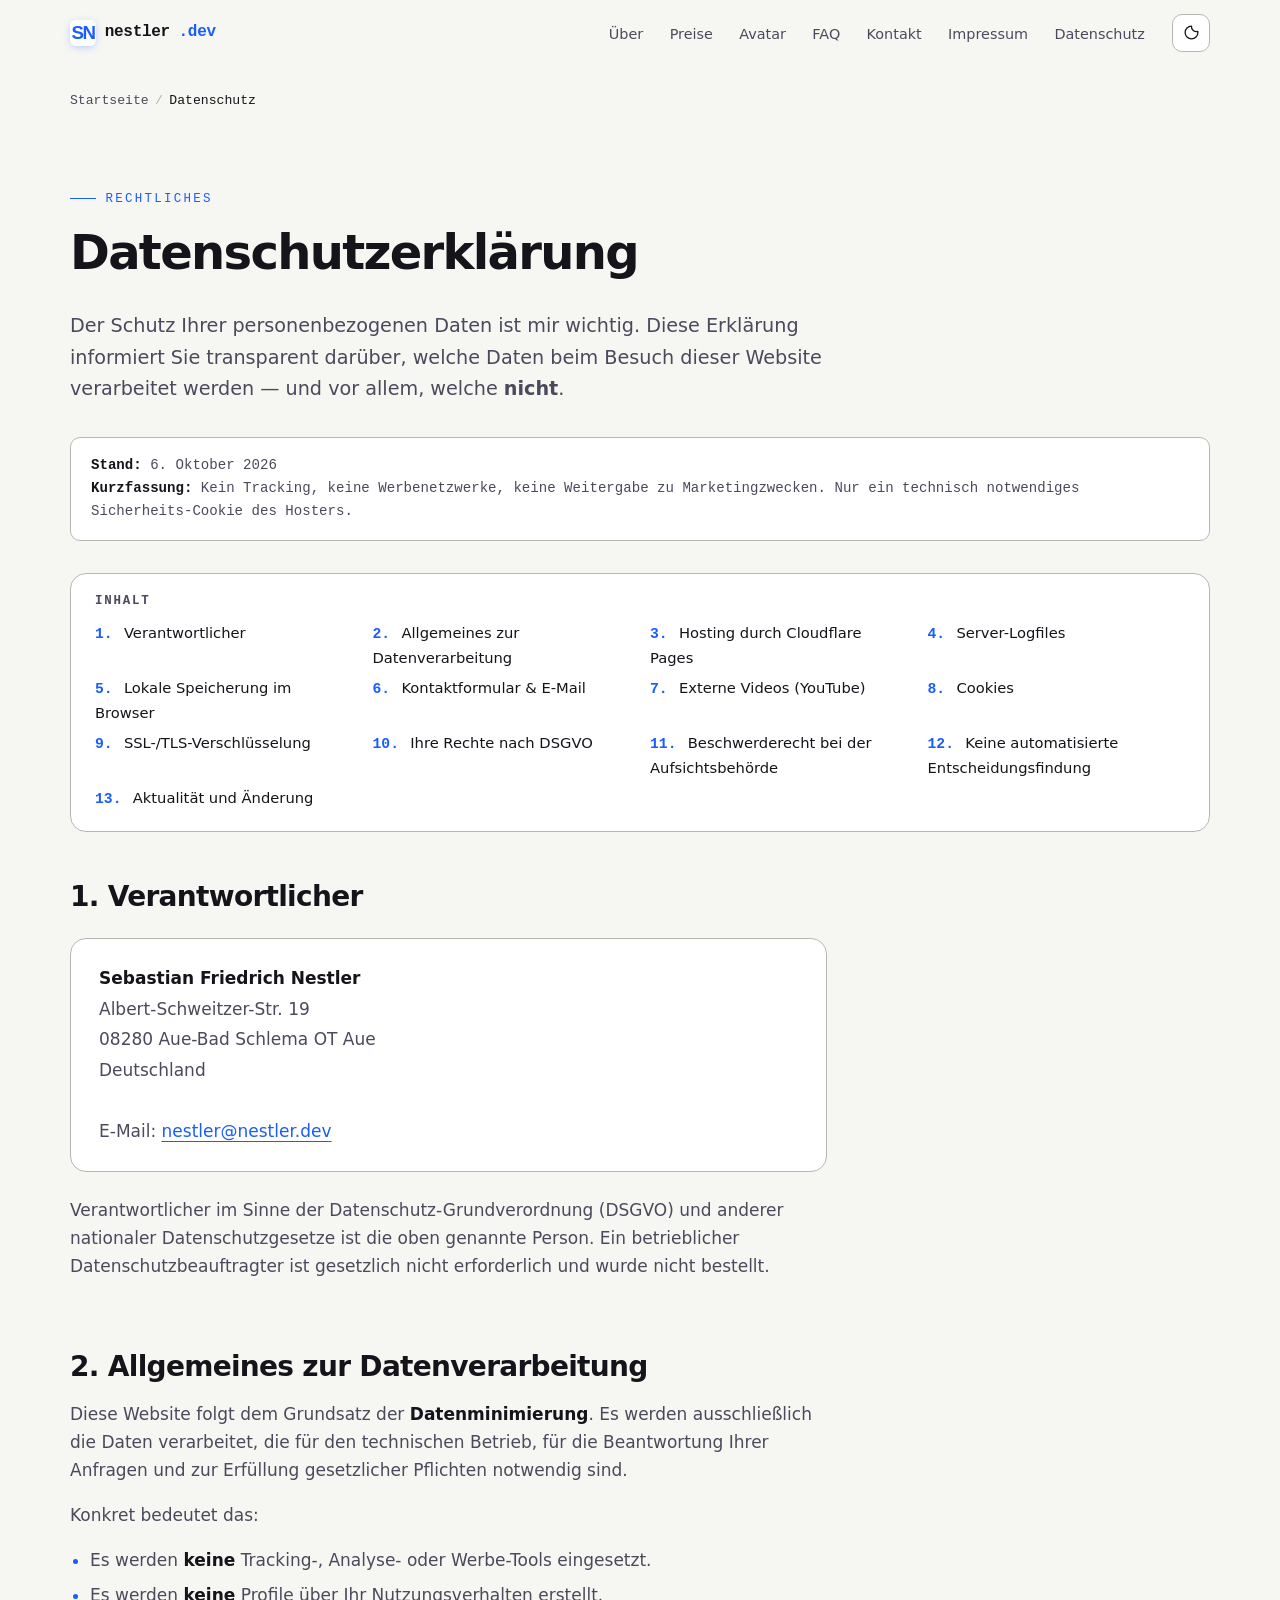
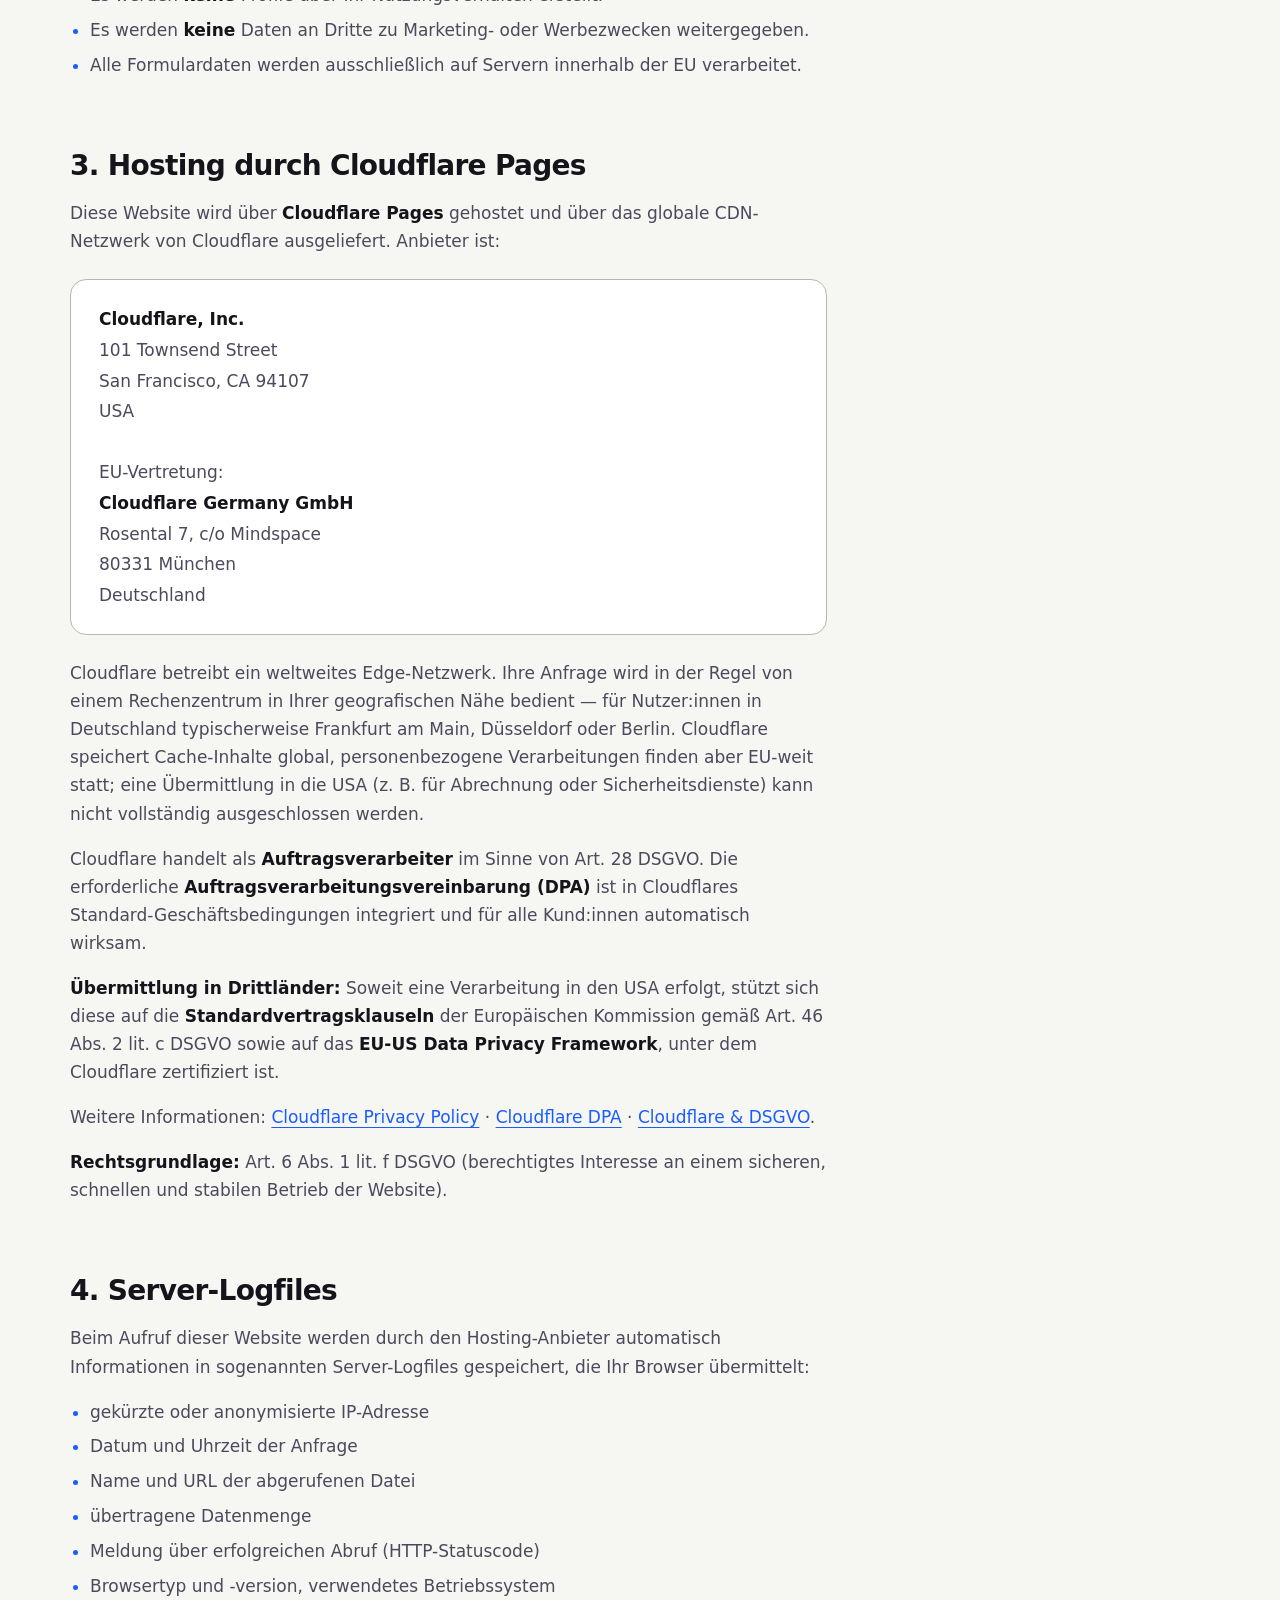
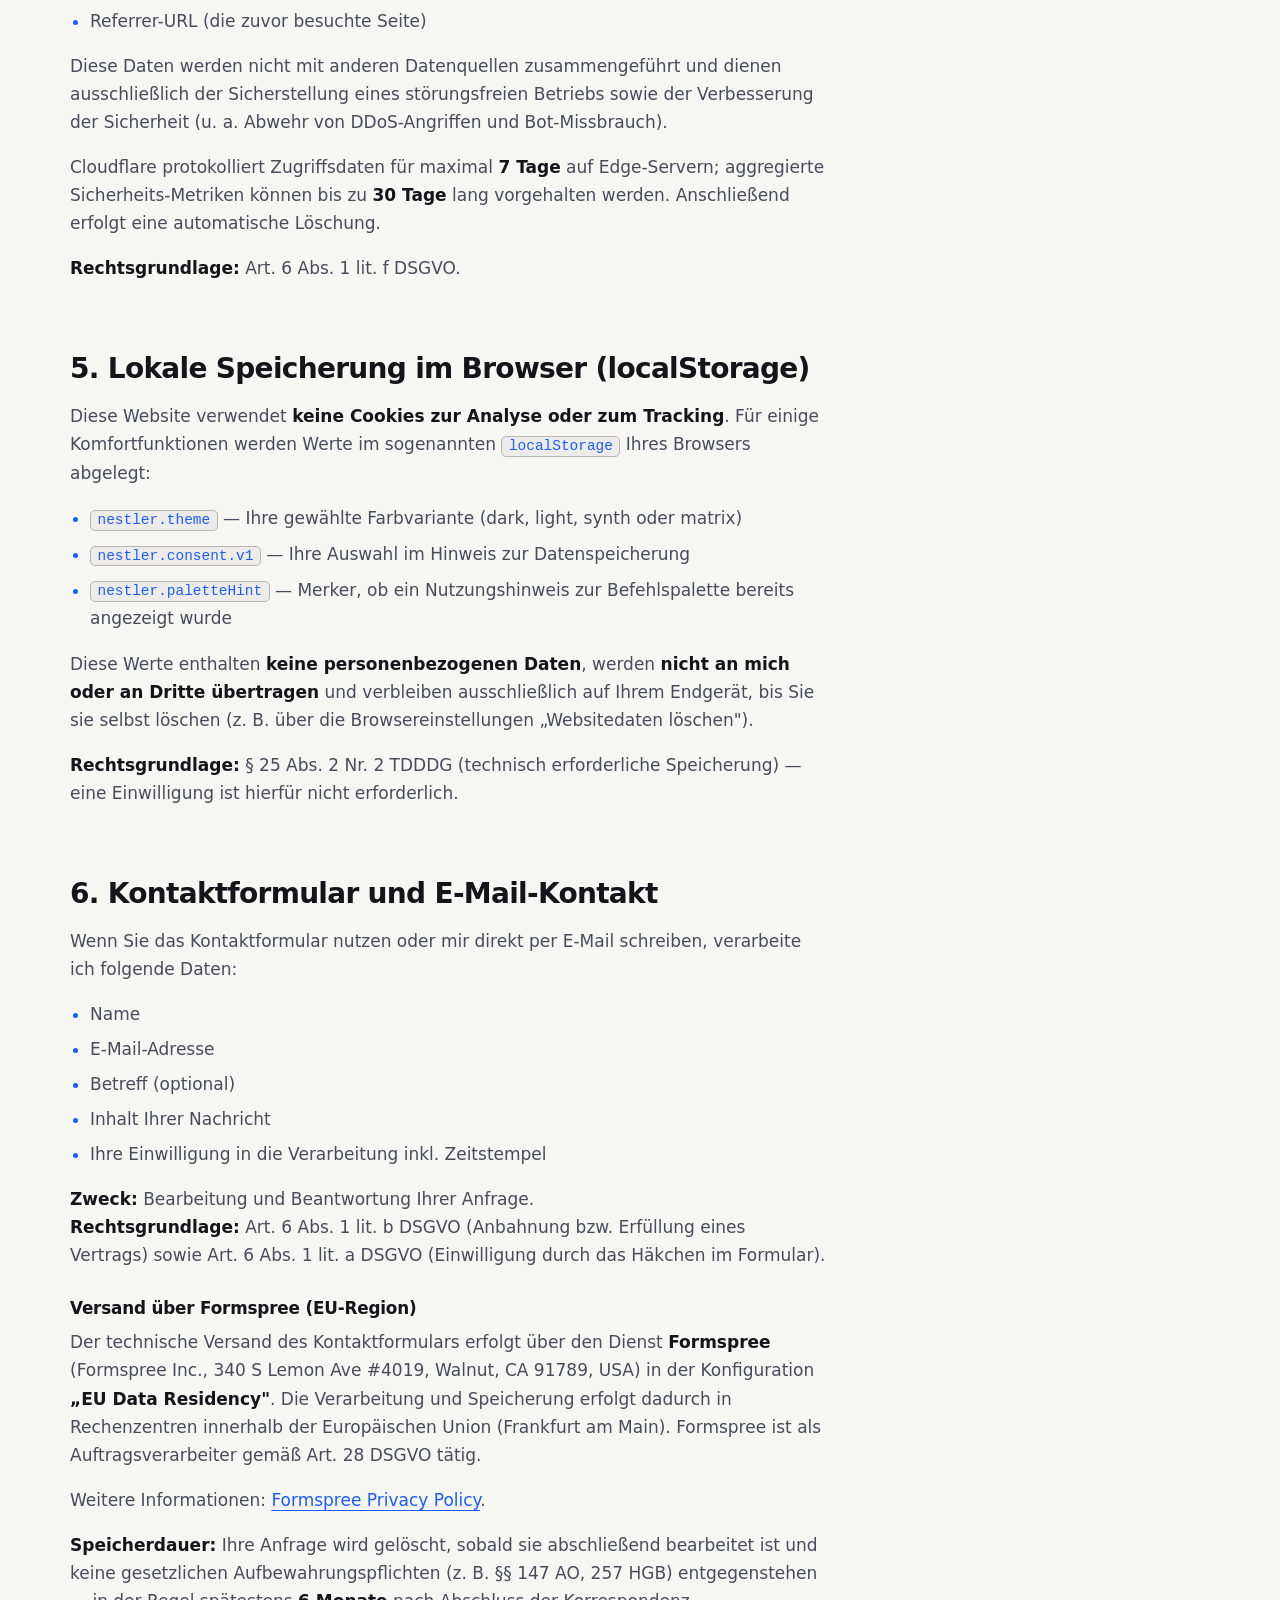
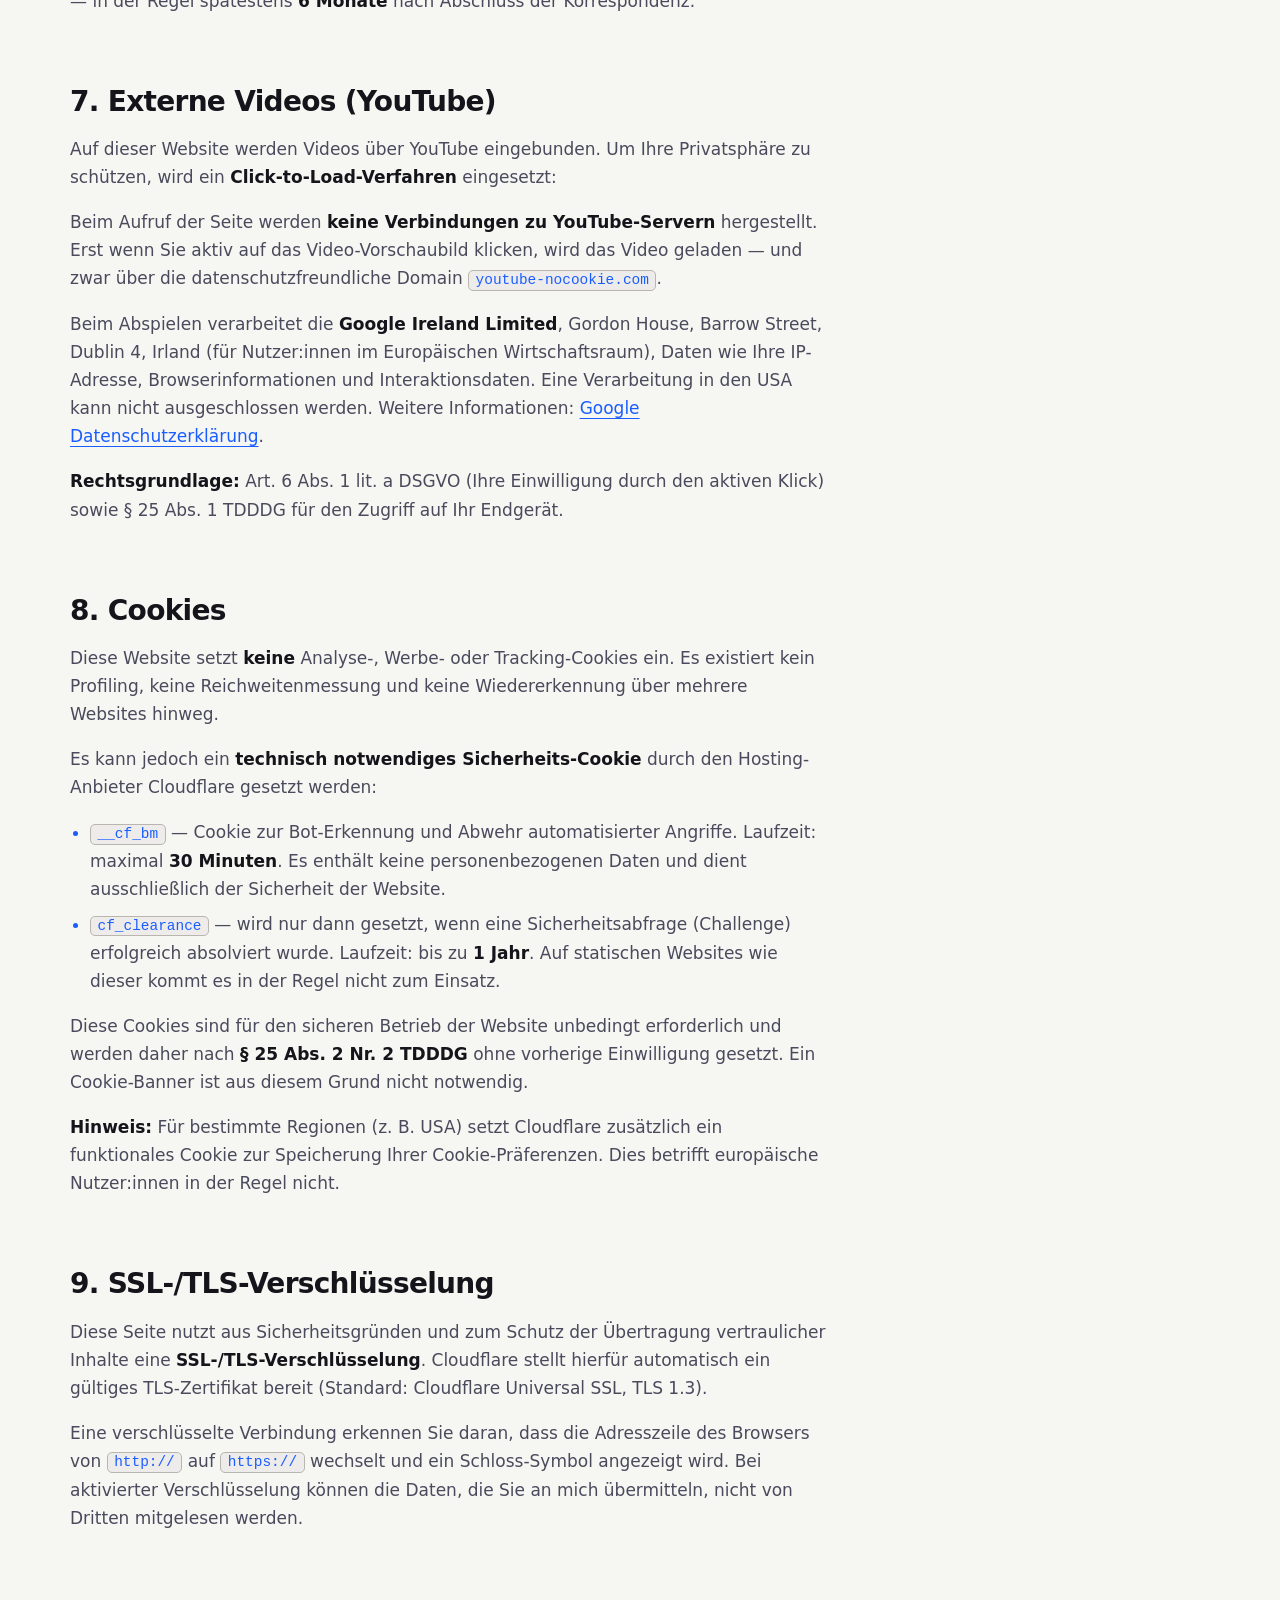
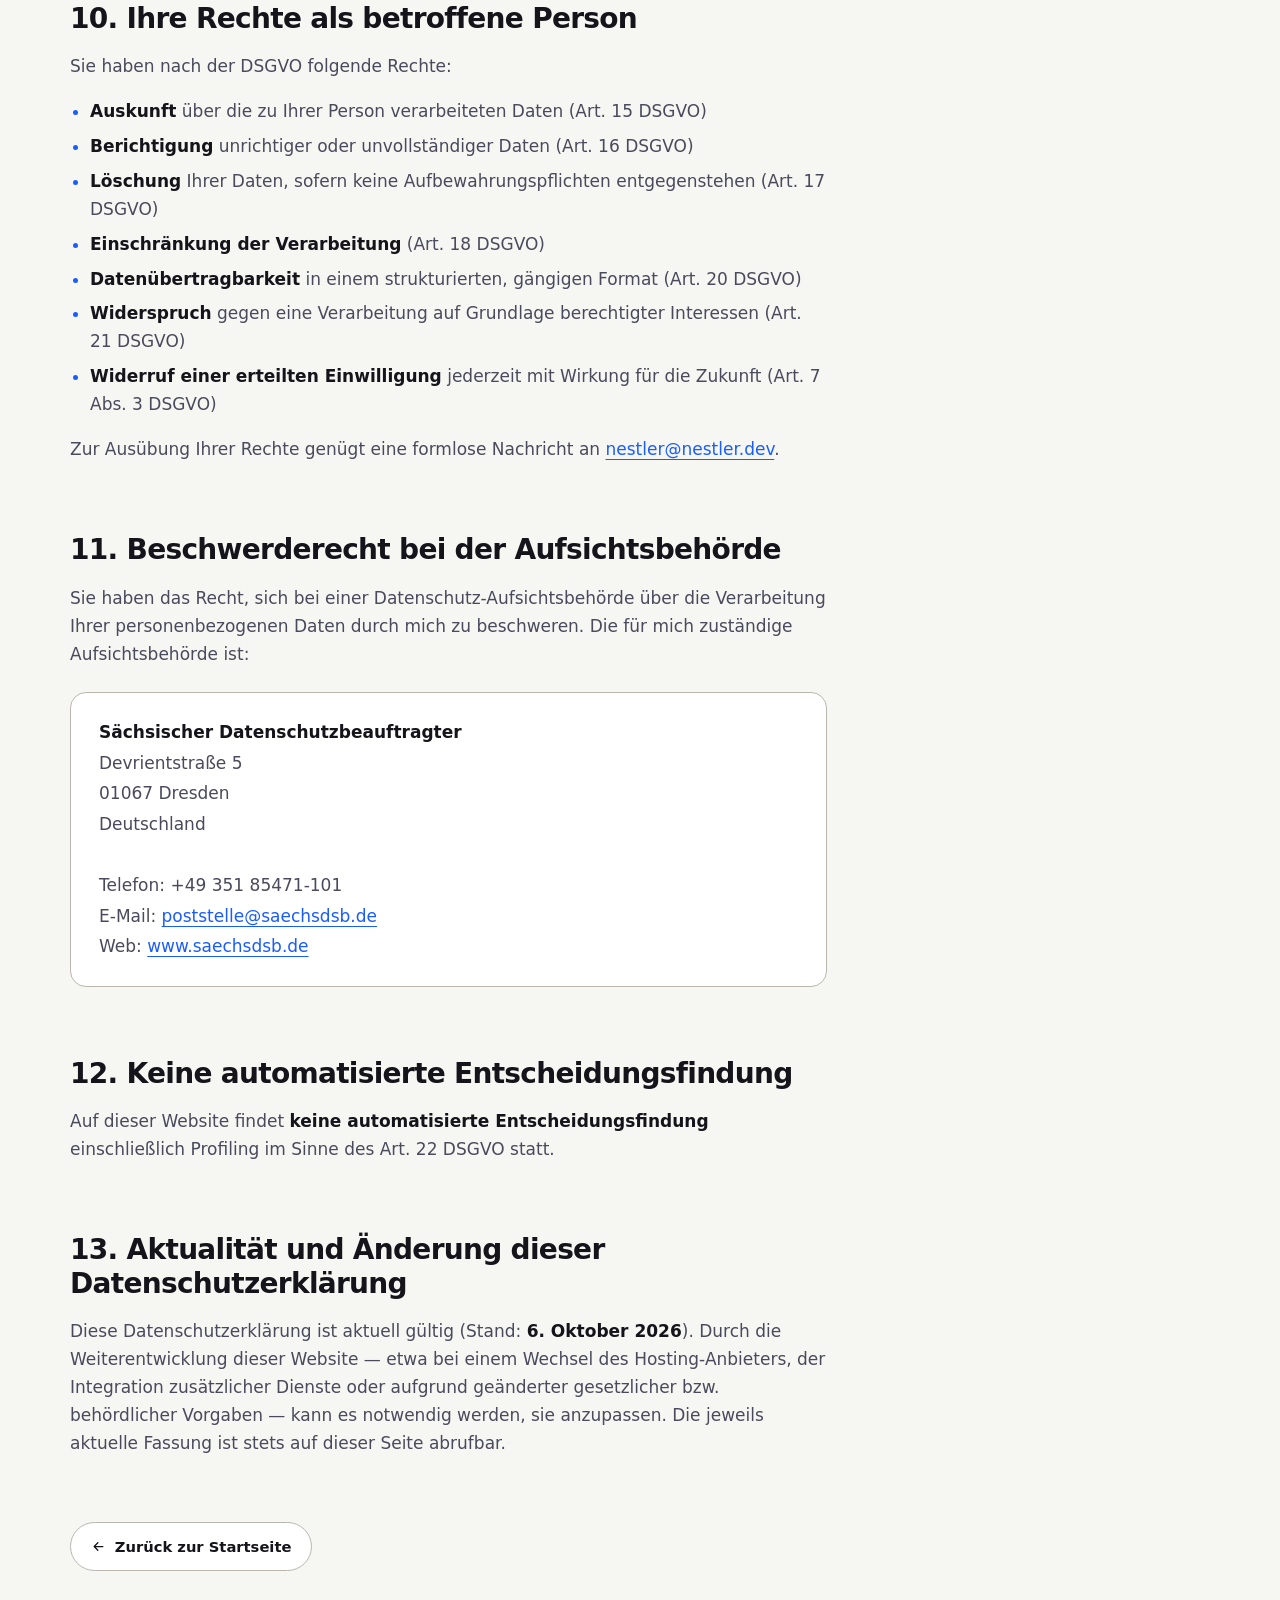
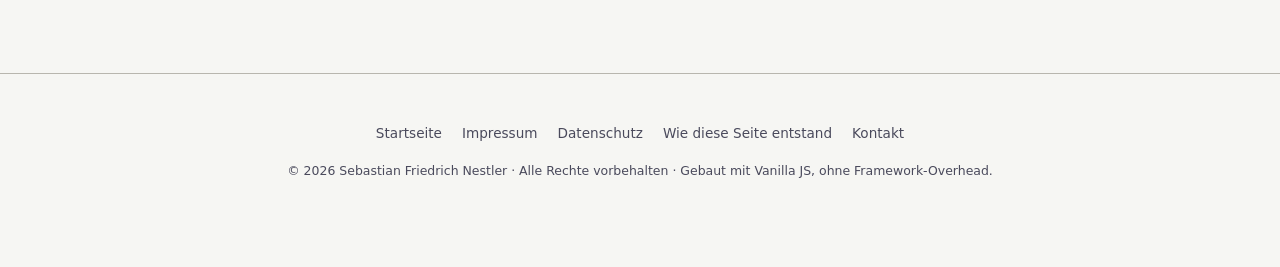
<file: datenschutz.html>
<!DOCTYPE html>
<html lang="de" data-theme="dark">
<head>
<meta charset="utf-8">
<meta name="viewport" content="width=device-width, initial-scale=1, viewport-fit=cover">

<!-- ===== NO-FOUC THEME BOOTSTRAP ===== -->
<script>
(function(){
  var t = null;
  try { t = localStorage.getItem('nestler.theme'); } catch(e){}
  if (t === 'dark' || t === 'light' || t === 'synth' || t === 'matrix') {
    document.documentElement.setAttribute('data-theme', t);
  } else if (window.matchMedia('(prefers-color-scheme: light)').matches) {
    document.documentElement.setAttribute('data-theme', 'light');
  }
})();
</script>

<!-- ===== SEO ===== -->
<title>Datenschutzerklärung · Sebastian Friedrich Nestler</title>
<meta name="description" content="Datenschutzerklärung von sebastian-nestler.github.io: keine Cookies, kein Tracking. Informationen zu Hosting über Cloudflare Pages, Kontaktformular (Formspree EU), YouTube und Ihren Rechten nach DSGVO.">
<link rel="canonical" href="https://sebastian-nestler.github.io/datenschutz.html">
<meta name="robots" content="index, follow">
<meta name="googlebot" content="index, follow">
<meta name="author" content="Sebastian Friedrich Nestler">
<meta name="publisher" content="Sebastian Friedrich Nestler">
<meta name="copyright" content="Sebastian Friedrich Nestler">
<meta name="rights" content="All rights reserved">

<!-- ===== OPEN GRAPH ===== -->
<meta property="og:type" content="website">
<meta property="og:site_name" content="Sebastian Friedrich Nestler">
<meta property="og:locale" content="de_DE">
<meta property="og:url" content="https://sebastian-nestler.github.io/datenschutz.html">
<meta property="og:title" content="Datenschutzerklärung · Sebastian Friedrich Nestler">
<meta property="og:description" content="Keine Cookies, kein Tracking. Transparente Informationen zu Hosting, Kontaktformular und DSGVO-Rechten.">
<meta property="og:image" content="https://sebastian-nestler.github.io/og-image.png">
<meta property="og:image:width" content="1200">
<meta property="og:image:height" content="630">
<meta property="og:image:alt" content="Datenschutzerklärung von Sebastian Friedrich Nestler.">
<meta property="og:image:type" content="image/png">

<!-- ===== TWITTER / X ===== -->
<meta name="twitter:card" content="summary_large_image">
<meta name="twitter:title" content="Datenschutzerklärung · Sebastian Friedrich Nestler">
<meta name="twitter:description" content="Keine Cookies, kein Tracking. Transparente Informationen zu Hosting, Kontaktformular und DSGVO-Rechten.">
<meta name="twitter:image" content="https://sebastian-nestler.github.io/og-image.png">

<!-- ===== ICONS & PWA ===== -->
<meta name="color-scheme" content="dark light">
<meta name="theme-color" content="#0a0a0b" media="(prefers-color-scheme: dark)">
<meta name="theme-color" content="#f6f6f3" media="(prefers-color-scheme: light)">
<link rel="icon" href="/favicon.ico" sizes="32x32">
<link rel="icon" href="/favicon.svg" type="image/svg+xml" sizes="any">
<link rel="icon" href="/favicon-32.png" type="image/png" sizes="32x32">
<link rel="apple-touch-icon" href="/apple-touch-icon.png" sizes="180x180">
<link rel="manifest" href="/manifest.webmanifest">

<!-- ===== CRITICAL CSS (inline — above-the-fold, no FOUC) ===== -->
<style>
/* ============================================================
   CRITICAL CSS — nur Above-the-Fold
   ============================================================ */

/* 0. TOKENS / THEMES */
:root{
  --bg:#0a0a0b;--surface:#131317;--surface-2:#1b1b21;--border:#3a3a45;
  --text:#e9e9ec;--muted:#a8a8b3;--accent:#4a86ff;--accent-ink:#0a0a0b;
  --accent-2:#00d5ff;--danger:#ff6b6b;--ok:#3ddc97;
  --radius:16px;--radius-sm:10px;
  --shadow:0 18px 50px -12px rgba(0,0,0,.75);
  --ring:0 0 0 3px color-mix(in srgb, var(--accent) 55%, transparent);
  --max:1140px;
  --font: ui-sans-serif, system-ui, -apple-system, "Segoe UI", Roboto, Helvetica, Arial, sans-serif;
  --mono: ui-monospace, "SF Mono", "JetBrains Mono", "Fira Code", Menlo, Consolas, monospace;
}
[data-theme="light"]{
  --bg:#f6f6f3;--surface:#ffffff;--surface-2:#eeeceb;--border:#b8b6ae;
  --text:#14141a;--muted:#4a4a5c;--accent:#1a5dff;--accent-ink:#ffffff;
  --accent-2:#0043c7;--danger:#c53030;--ok:#0e8a5a;
  --shadow:0 18px 50px -18px rgba(20,20,26,.28);
}
[data-theme="synth"]{
  --bg:#0d0716;--surface:#170d24;--surface-2:#211334;--border:#4a2d73;
  --text:#f4ecff;--muted:#b9a4d4;--accent:#ff4fd8;--accent-ink:#12001a;
  --accent-2:#33e1ff;--shadow:0 18px 60px -12px rgba(255,79,216,.28);
}
[data-theme="matrix"]{
  --bg:#000600;--surface:#041004;--surface-2:#072007;--border:#1a5c1a;
  --text:#c8ffc8;--muted:#7ac47a;--accent:#22ff6b;--accent-ink:#001100;
  --accent-2:#00d5ff;--shadow:0 18px 50px -12px rgba(34,255,107,.25);
}

/* 1. BASE */
*,*::before,*::after{box-sizing:border-box}
html{scroll-behavior:smooth;-webkit-text-size-adjust:100%}
@media (prefers-reduced-motion:reduce){
  html{scroll-behavior:auto}
  *,*::before,*::after{animation-duration:.001ms !important;animation-iteration-count:1 !important;transition-duration:.001ms !important}
}
body{
  margin:0;background:var(--bg);color:var(--text);font-family:var(--font);
  font-size:clamp(1rem,.95rem + .25vw,1.0625rem);line-height:1.65;
  -webkit-font-smoothing:antialiased;overflow-x:hidden;
}
body::before{
  content:"";position:fixed;inset:0;pointer-events:none;z-index:1;opacity:.035;
  background-image:url("data:image/svg+xml,%3Csvg xmlns='http://www.w3.org/2000/svg' width='140' height='140'%3E%3Cfilter id='n'%3E%3CfeTurbulence type='fractalNoise' baseFrequency='.85' numOctaves='3'/%3E%3C/filter%3E%3Crect width='100%25' height='100%25' filter='url(%23n)'/%3E%3C/svg%3E");
  mix-blend-mode:overlay;
}
img,svg,canvas{max-width:100%;display:block}
button,input,textarea,select{font:inherit;color:inherit}
a{color:var(--accent);text-underline-offset:.25em}
a:hover{text-decoration-thickness:2px}
::placeholder{color:var(--muted);opacity:1}
:where(a,button,input,textarea,select,summary,[tabindex]):focus-visible{
  outline:2px solid var(--accent);outline-offset:3px;border-radius:6px;
}
:where(section,[id],a,button,input,textarea,select,summary,details){scroll-margin-top:90px}
::selection{background:var(--accent);color:var(--accent-ink)}
.sr-only{
  position:absolute!important;width:1px;height:1px;padding:0;margin:-1px;
  overflow:hidden;clip:rect(0 0 0 0);white-space:nowrap;border:0;
}
.skip{
  position:fixed;top:-100px;left:16px;z-index:9999;
  background:var(--accent);color:var(--accent-ink);
  padding:.75rem 1.25rem;border-radius:0 0 var(--radius-sm) var(--radius-sm);
  font-weight:700;text-decoration:none;transition:top .18s ease;
}
.skip:focus{top:0}

/* 2. LAYOUT */
.wrap{width:min(100% - 2.5rem,var(--max));margin-inline:auto;position:relative;z-index:2}
section{padding:clamp(3rem,6vw,5rem) 0;position:relative}
.eyebrow{
  font-family:var(--mono);font-size:.78rem;letter-spacing:.18em;
  text-transform:uppercase;color:var(--accent);margin:0 0 .9rem;
  display:flex;align-items:center;gap:.6rem;
}
.eyebrow::before{content:"";width:26px;height:1px;background:var(--accent);flex:none}
h1,h2,h3{line-height:1.2;letter-spacing:-.025em;margin:0 0 .6em;font-weight:800}
h1{font-size:clamp(2rem,1.4rem + 2.6vw,3rem);letter-spacing:-.035em}
h2{font-size:clamp(1.35rem,1.1rem + 1vw,1.75rem);margin-top:2.5em}
h3{font-size:1.05rem;margin-top:1.75em;letter-spacing:-.01em}
h2:first-child,h3:first-child{margin-top:0}
p{margin:0 0 1em}
.lede{font-size:clamp(1.05rem,1rem + .5vw,1.2rem);color:var(--muted);max-width:62ch;margin:0 0 1em}

/* 3. PROGRESS + HEADER */
#progress{
  position:fixed;top:0;left:0;height:2px;width:0%;
  background:linear-gradient(90deg,var(--accent),var(--accent-2));
  z-index:1000;transition:width .1s linear;
}
@media (prefers-reduced-motion:reduce){#progress{transition:none}}
header.site{
  position:sticky;top:0;z-index:900;
  backdrop-filter:blur(14px) saturate(1.4);
  background:color-mix(in srgb,var(--bg) 78%,transparent);
  border-bottom:1px solid transparent;
  transition:border-color .25s ease,background .25s ease;
}
header.site.stuck{border-bottom-color:var(--border)}
.nav{display:flex;align-items:center;gap:1rem;padding:.85rem 0}
.brand{
  font-family:var(--mono);font-weight:700;font-size:1rem;
  text-decoration:none;color:var(--text);letter-spacing:-.02em;
  margin-right:auto;display:flex;align-items:center;gap:.55rem;
}
.brand .logo{
  width:26px;height:26px;flex:none;border-radius:6px;
  transition:transform .4s cubic-bezier(.2,.8,.2,1),box-shadow .3s;
  box-shadow:0 2px 8px -2px rgba(26,93,255,.4);
}
.brand:hover .logo{transform:rotate(-6deg) scale(1.08);box-shadow:0 4px 14px -2px rgba(26,93,255,.6)}
.brand .dev{color:var(--accent)}
.nav-links{display:flex;gap:.25rem;align-items:center;list-style:none;margin:0;padding:0}
.nav-links a{
  color:var(--muted);text-decoration:none;font-size:.9rem;font-weight:500;
  padding:.5rem .7rem;border-radius:8px;transition:color .2s,background .2s;
}
.nav-links a:hover{color:var(--text);background:var(--surface-2)}
.icon-btn{
  background:var(--surface);border:1px solid var(--border);color:var(--text);
  width:38px;height:38px;border-radius:10px;display:grid;place-items:center;
  cursor:pointer;transition:transform .18s cubic-bezier(.2,.8,.2,1),border-color .2s,background .2s;
  flex:none;
}
.icon-btn:hover{border-color:var(--accent);background:var(--surface-2);transform:translateY(-2px)}
.icon-btn svg{width:17px;height:17px;stroke:currentColor;fill:none;stroke-width:1.8;stroke-linecap:round;stroke-linejoin:round}
.menu-toggle{display:none}
@media (max-width:860px){
  .nav-links{
    position:absolute;top:100%;left:0;right:0;
    flex-direction:column;align-items:stretch;
    background:var(--surface);border-bottom:1px solid var(--border);
    padding:.75rem 1.25rem 1.25rem;gap:.15rem;display:none;
  }
  .nav-links.open{display:flex}
  .nav-links a{padding:.8rem .6rem;font-size:1rem}
  .menu-toggle{display:grid}
}

/* 4. BREADCRUMB */
.breadcrumb{padding:1.5rem 0 0;font-size:.82rem;color:var(--muted);font-family:var(--mono)}
.breadcrumb ol{
  list-style:none;margin:0;padding:0;display:flex;flex-wrap:wrap;gap:.4rem;align-items:center;
}
.breadcrumb li{display:flex;align-items:center;gap:.4rem}
.breadcrumb li:not(:last-child)::after{content:"/";opacity:.4}
.breadcrumb a{color:var(--muted);text-decoration:none}
.breadcrumb a:hover{color:var(--accent);text-decoration:underline}
.breadcrumb [aria-current="page"]{color:var(--text)}

/* 5. LEGAL-PAGE-SPEZIFISCH */
.legal-page{padding-bottom:clamp(4rem,8vw,7rem)}
.legal-page .toc{
  background:var(--surface);border:1px solid var(--border);border-radius:var(--radius);
  padding:1.25rem 1.5rem;margin:2rem 0 3rem;
}
.legal-page .toc h2{
  font-size:.78rem;letter-spacing:.14em;text-transform:uppercase;
  color:var(--muted);margin:0 0 .75rem;font-family:var(--mono);font-weight:700;
}
.legal-page .toc ol{
  margin:0;padding:0;list-style:none;
  display:grid;grid-template-columns:repeat(auto-fit,minmax(240px,1fr));gap:.35rem 1.25rem;
  counter-reset:toc;
}
.legal-page .toc li{counter-increment:toc;font-size:.92rem}
.legal-page .toc li::before{
  content:counter(toc) ". ";color:var(--accent);font-family:var(--mono);
  font-weight:700;margin-right:.15rem;
}
.legal-page .toc a{color:var(--text);text-decoration:none}
.legal-page .toc a:hover{color:var(--accent);text-decoration:underline}
.legal-page .prose{max-width:70ch}
.legal-page .prose p,
.legal-page .prose li{color:var(--muted)}
.legal-page .prose strong{color:var(--text)}
.legal-page .prose ul,
.legal-page .prose ol{padding-left:1.25rem;margin:0 0 1em}
.legal-page .prose li{margin-bottom:.4em}
.legal-page .prose li::marker{color:var(--accent)}
.legal-page .prose a{word-break:break-word;overflow-wrap:anywhere}
.legal-page .prose code{
  font-family:var(--mono);font-size:.85em;
  background:var(--surface-2);border:1px solid var(--border);
  padding:.1em .45em;border-radius:5px;color:var(--accent);
}
.legal-page .meta-box{
  background:var(--surface);border:1px solid var(--border);border-radius:var(--radius-sm);
  padding:1rem 1.25rem;margin:2rem 0;font-size:.88rem;color:var(--muted);
  font-family:var(--mono);
}
.legal-page .meta-box strong{color:var(--text);font-weight:600}
.legal-page .info-card{
  background:var(--surface);border:1px solid var(--border);border-radius:var(--radius);
  padding:1.5rem 1.75rem;margin:1.5rem 0;
}
.legal-page .info-card h3{margin-top:0}
.legal-page .info-card address{font-style:normal;line-height:1.8;color:var(--muted)}
.legal-page .info-card address strong{color:var(--text)}
.legal-page .back-link{
  display:inline-flex;align-items:center;gap:.55rem;margin-top:3rem;
  padding:.7rem 1.25rem;background:var(--surface);border:1px solid var(--border);
  border-radius:999px;color:var(--text);text-decoration:none;font-weight:600;font-size:.92rem;
  transition:transform .18s cubic-bezier(.2,.8,.2,1),border-color .2s,background .2s;
}
.legal-page .back-link:hover{
  border-color:var(--accent);background:var(--surface-2);transform:translateY(-2px);
}
.legal-page .back-link svg{width:15px;height:15px;stroke:currentColor;fill:none;stroke-width:2;stroke-linecap:round;stroke-linejoin:round}

/* 6. FOOTER (minimal) */
footer.site{
  border-top:1px solid var(--border);padding:2.5rem 0 4rem;
  font-size:.85rem;color:var(--muted);
}
.foot-min{display:flex;flex-direction:column;gap:1rem;text-align:center;align-items:center}
.foot-min nav{display:flex;flex-wrap:wrap;gap:1.25rem;justify-content:center}
.foot-min nav a{color:var(--muted);text-decoration:none;font-size:.85rem}
.foot-min nav a:hover{color:var(--accent);text-decoration:underline}
.foot-min p{margin:0;font-size:.78rem}

/* 7. RESPONSIVE POLISH */
@media (max-width:420px){
  h1{font-size:1.75rem}
  .legal-page .toc{padding:1rem 1.1rem}
  .legal-page .info-card{padding:1.25rem 1.25rem}
}
</style>

<!-- ===== FULL STYLESHEET (external, blocking, cached across pages) ===== -->
<link rel="stylesheet" href="/style.css">

<!-- ===== STRUCTURED DATA ===== -->
<script type="application/ld+json">
{
  "@context": "https://schema.org",
  "@type": "WebPage",
  "@id": "https://sebastian-nestler.github.io/datenschutz.html",
  "url": "https://sebastian-nestler.github.io/datenschutz.html",
  "name": "Datenschutzerklärung",
  "inLanguage": "de-DE",
  "isPartOf": { "@id": "https://sebastian-nestler.github.io/#website" },
  "about": { "@id": "https://sebastian-nestler.github.io/#person" },
  "breadcrumb": {
    "@type": "BreadcrumbList",
    "itemListElement": [
      { "@type": "ListItem", "position": 1, "name": "Startseite", "item": "https://sebastian-nestler.github.io/" },
      { "@type": "ListItem", "position": 2, "name": "Datenschutz", "item": "https://sebastian-nestler.github.io/datenschutz.html" }
    ]
  }
}
</script>
</head>
<body>

<a class="skip" href="#main">Zum Hauptinhalt springen</a>
<div id="progress" role="presentation"></div>

<!-- ===================== HEADER ===================== -->
<header class="site" id="site-header">
  <div class="wrap">
    <nav class="nav" aria-label="Hauptnavigation">
      <a href="/" class="brand" aria-label="Zur Startseite von Sebastian Friedrich Nestler">
        <svg class="logo" viewBox="0 0 100 100" xmlns="http://www.w3.org/2000/svg" aria-hidden="true" focusable="false">
          <rect width="100" height="100" rx="18" fill="#ffffff"/>
          <text x="50" y="74" text-anchor="middle"
                font-family="'Arial Black','Helvetica Neue',Helvetica,Arial,sans-serif"
                font-size="72" font-weight="900" letter-spacing="-6"
                fill="#1a5dff">SN</text>
        </svg>
        nestler<span class="dev">.dev</span>
      </a>

      <ul class="nav-links" id="nav-links">
        <li><a href="/#about">Über</a></li>
        <li><a href="/#preise">Preise</a></li>
        <li><a href="/#avatar">Avatar</a></li>
        <li><a href="/#faq">FAQ</a></li>
        <li><a href="/#contact">Kontakt</a></li>
        <li><a href="/impressum.html">Impressum</a></li>
        <li><a href="/datenschutz.html" aria-current="page">Datenschutz</a></li>
      </ul>

      <button class="icon-btn" id="theme-toggle" data-tip="Farbschema wechseln" aria-label="Farbschema wechseln">
        <svg viewBox="0 0 24 24" aria-hidden="true"><path d="M12 3a9 9 0 1 0 9 9c0-.5-.04-1-.1-1.5A7 7 0 0 1 12 3Z"/></svg>
      </button>

      <button class="icon-btn menu-toggle" id="menu-toggle" aria-expanded="false" aria-controls="nav-links" aria-label="Menü öffnen">
        <svg viewBox="0 0 24 24" aria-hidden="true"><path d="M3 6h18M3 12h18M3 18h18"/></svg>
      </button>
    </nav>
  </div>
</header>

<main id="main">

<!-- ===================== BREADCRUMB ===================== -->
<div class="wrap">
  <nav class="breadcrumb" aria-label="Brotkrumen-Navigation">
    <ol>
      <li><a href="/">Startseite</a></li>
      <li><span aria-current="page">Datenschutz</span></li>
    </ol>
  </nav>
</div>

<!-- ===================== DATENSCHUTZ ===================== -->
<section class="legal-page" aria-labelledby="page-title">
  <div class="wrap">
    <p class="eyebrow">Rechtliches</p>
    <h1 id="page-title">Datenschutzerklärung</h1>
    <p class="lede">
      Der Schutz Ihrer personenbezogenen Daten ist mir wichtig. Diese
      Erklärung informiert Sie transparent darüber, welche Daten beim Besuch
      dieser Website verarbeitet werden — und vor allem, welche <strong>nicht</strong>.
    </p>

    <div class="meta-box">
      <strong>Stand:</strong> 6. Oktober 2026<br>
      <strong>Kurzfassung:</strong> Kein Tracking, keine Werbenetzwerke, keine Weitergabe zu Marketingzwecken. Nur ein technisch notwendiges Sicherheits-Cookie des Hosters.
    </div>

    <nav class="toc" aria-label="Inhaltsverzeichnis">
      <h2>Inhalt</h2>
      <ol>
        <li><a href="#verantwortlicher">Verantwortlicher</a></li>
        <li><a href="#allgemein">Allgemeines zur Datenverarbeitung</a></li>
        <li><a href="#hosting">Hosting durch Cloudflare Pages</a></li>
        <li><a href="#logfiles">Server-Logfiles</a></li>
        <li><a href="#localstorage">Lokale Speicherung im Browser</a></li>
        <li><a href="#kontaktformular">Kontaktformular &amp; E-Mail</a></li>
        <li><a href="#youtube">Externe Videos (YouTube)</a></li>
        <li><a href="#cookies">Cookies</a></li>
        <li><a href="#ssl">SSL-/TLS-Verschlüsselung</a></li>
        <li><a href="#rechte">Ihre Rechte nach DSGVO</a></li>
        <li><a href="#beschwerde">Beschwerderecht bei der Aufsichtsbehörde</a></li>
        <li><a href="#profiling">Keine automatisierte Entscheidungsfindung</a></li>
        <li><a href="#aktualitaet">Aktualität und Änderung</a></li>
      </ol>
    </nav>

    <div class="prose">

      <!-- 1 -->
      <h2 id="verantwortlicher">1. Verantwortlicher</h2>
      <div class="info-card">
        <address>
          <strong>Sebastian Friedrich Nestler</strong><br>
          Albert-Schweitzer-Str. 19<br>
          08280 Aue-Bad Schlema OT Aue<br>
          Deutschland<br><br>
          E-Mail: <a href="mailto:nestler@nestler.dev">nestler@nestler.dev</a>
        </address>
      </div>
      <p>
        Verantwortlicher im Sinne der Datenschutz-Grundverordnung (DSGVO) und
        anderer nationaler Datenschutzgesetze ist die oben genannte Person.
        Ein betrieblicher Datenschutzbeauftragter ist gesetzlich nicht
        erforderlich und wurde nicht bestellt.
      </p>

      <!-- 2 -->
      <h2 id="allgemein">2. Allgemeines zur Datenverarbeitung</h2>
      <p>
        Diese Website folgt dem Grundsatz der <strong>Datenminimierung</strong>.
        Es werden ausschließlich die Daten verarbeitet, die für den technischen
        Betrieb, für die Beantwortung Ihrer Anfragen und zur Erfüllung
        gesetzlicher Pflichten notwendig sind.
      </p>
      <p>Konkret bedeutet das:</p>
      <ul>
        <li>Es werden <strong>keine</strong> Tracking-, Analyse- oder Werbe-Tools eingesetzt.</li>
        <li>Es werden <strong>keine</strong> Profile über Ihr Nutzungsverhalten erstellt.</li>
        <li>Es werden <strong>keine</strong> Daten an Dritte zu Marketing- oder Werbezwecken weitergegeben.</li>
        <li>Alle Formulardaten werden ausschließlich auf Servern innerhalb der EU verarbeitet.</li>
      </ul>

      <!-- 3 -->
      <h2 id="hosting">3. Hosting durch Cloudflare Pages</h2>
      <p>
        Diese Website wird über <strong>Cloudflare Pages</strong> gehostet und
        über das globale CDN-Netzwerk von Cloudflare ausgeliefert. Anbieter ist:
      </p>
      <div class="info-card">
        <address>
          <strong>Cloudflare, Inc.</strong><br>
          101 Townsend Street<br>
          San Francisco, CA 94107<br>
          USA<br><br>
          EU-Vertretung:<br>
          <strong>Cloudflare Germany GmbH</strong><br>
          Rosental 7, c/o Mindspace<br>
          80331 München<br>
          Deutschland
        </address>
      </div>
      <p>
        Cloudflare betreibt ein weltweites Edge-Netzwerk. Ihre Anfrage wird in
        der Regel von einem Rechenzentrum in Ihrer geografischen Nähe bedient —
        für Nutzer:innen in Deutschland typischerweise Frankfurt am Main,
        Düsseldorf oder Berlin. Cloudflare speichert Cache-Inhalte global,
        personenbezogene Verarbeitungen finden aber EU-weit statt; eine
        Übermittlung in die USA (z. B. für Abrechnung oder Sicherheitsdienste)
        kann nicht vollständig ausgeschlossen werden.
      </p>
      <p>
        Cloudflare handelt als <strong>Auftragsverarbeiter</strong> im Sinne
        von Art. 28 DSGVO. Die erforderliche
        <strong>Auftragsverarbeitungsvereinbarung (DPA)</strong> ist in
        Cloudflares Standard-Geschäftsbedingungen integriert und für alle
        Kund:innen automatisch wirksam.
      </p>
      <p>
        <strong>Übermittlung in Drittländer:</strong> Soweit eine Verarbeitung
        in den USA erfolgt, stützt sich diese auf die
        <strong>Standardvertragsklauseln</strong> der Europäischen Kommission
        gemäß Art. 46 Abs. 2 lit. c DSGVO sowie auf das
        <strong>EU-US Data Privacy Framework</strong>, unter dem Cloudflare
        zertifiziert ist.
      </p>
      <p>
        Weitere Informationen:
        <a href="https://www.cloudflare.com/privacypolicy/"
           target="_blank" rel="noopener noreferrer">Cloudflare Privacy Policy</a> ·
        <a href="https://www.cloudflare.com/cloudflare-customer-dpa/"
           target="_blank" rel="noopener noreferrer">Cloudflare DPA</a> ·
        <a href="https://www.cloudflare.com/gdpr/introduction/"
           target="_blank" rel="noopener noreferrer">Cloudflare &amp; DSGVO</a>.
      </p>
      <p>
        <strong>Rechtsgrundlage:</strong> Art. 6 Abs. 1 lit. f DSGVO
        (berechtigtes Interesse an einem sicheren, schnellen und stabilen
        Betrieb der Website).
      </p>

      <!-- 4 -->
      <h2 id="logfiles">4. Server-Logfiles</h2>
      <p>
        Beim Aufruf dieser Website werden durch den Hosting-Anbieter
        automatisch Informationen in sogenannten Server-Logfiles gespeichert,
        die Ihr Browser übermittelt:
      </p>
      <ul>
        <li>gekürzte oder anonymisierte IP-Adresse</li>
        <li>Datum und Uhrzeit der Anfrage</li>
        <li>Name und URL der abgerufenen Datei</li>
        <li>übertragene Datenmenge</li>
        <li>Meldung über erfolgreichen Abruf (HTTP-Statuscode)</li>
        <li>Browsertyp und -version, verwendetes Betriebssystem</li>
        <li>Referrer-URL (die zuvor besuchte Seite)</li>
      </ul>
      <p>
        Diese Daten werden nicht mit anderen Datenquellen zusammengeführt und
        dienen ausschließlich der Sicherstellung eines störungsfreien Betriebs
        sowie der Verbesserung der Sicherheit (u. a. Abwehr von
        DDoS-Angriffen und Bot-Missbrauch).
      </p>
      <p>
        Cloudflare protokolliert Zugriffsdaten für maximal
        <strong>7 Tage</strong> auf Edge-Servern; aggregierte
        Sicherheits-Metriken können bis zu <strong>30 Tage</strong> lang
        vorgehalten werden. Anschließend erfolgt eine automatische Löschung.
      </p>
      <p>
        <strong>Rechtsgrundlage:</strong> Art. 6 Abs. 1 lit. f DSGVO.
      </p>

      <!-- 5 -->
      <h2 id="localstorage">5. Lokale Speicherung im Browser (localStorage)</h2>
      <p>
        Diese Website verwendet <strong>keine Cookies zur Analyse oder zum
        Tracking</strong>. Für einige Komfortfunktionen werden Werte im
        sogenannten <code>localStorage</code> Ihres Browsers abgelegt:
      </p>
      <ul>
        <li><code>nestler.theme</code> — Ihre gewählte Farbvariante (dark, light, synth oder matrix)</li>
        <li><code>nestler.consent.v1</code> — Ihre Auswahl im Hinweis zur Datenspeicherung</li>
        <li><code>nestler.paletteHint</code> — Merker, ob ein Nutzungshinweis zur Befehlspalette bereits angezeigt wurde</li>
      </ul>
      <p>
        Diese Werte enthalten <strong>keine personenbezogenen Daten</strong>,
        werden <strong>nicht an mich oder an Dritte übertragen</strong> und
        verbleiben ausschließlich auf Ihrem Endgerät, bis Sie sie selbst
        löschen (z. B. über die Browsereinstellungen „Websitedaten löschen").
      </p>
      <p>
        <strong>Rechtsgrundlage:</strong> § 25 Abs. 2 Nr. 2 TDDDG
        (technisch erforderliche Speicherung) — eine Einwilligung ist hierfür
        nicht erforderlich.
      </p>

      <!-- 6 -->
      <h2 id="kontaktformular">6. Kontaktformular und E-Mail-Kontakt</h2>
      <p>
        Wenn Sie das Kontaktformular nutzen oder mir direkt per E-Mail
        schreiben, verarbeite ich folgende Daten:
      </p>
      <ul>
        <li>Name</li>
        <li>E-Mail-Adresse</li>
        <li>Betreff (optional)</li>
        <li>Inhalt Ihrer Nachricht</li>
        <li>Ihre Einwilligung in die Verarbeitung inkl. Zeitstempel</li>
      </ul>
      <p>
        <strong>Zweck:</strong> Bearbeitung und Beantwortung Ihrer Anfrage.<br>
        <strong>Rechtsgrundlage:</strong> Art. 6 Abs. 1 lit. b DSGVO
        (Anbahnung bzw. Erfüllung eines Vertrags) sowie Art. 6 Abs. 1 lit. a
        DSGVO (Einwilligung durch das Häkchen im Formular).
      </p>

      <h3>Versand über Formspree (EU-Region)</h3>
      <p>
        Der technische Versand des Kontaktformulars erfolgt über den Dienst
        <strong>Formspree</strong> (Formspree Inc., 340 S Lemon Ave #4019,
        Walnut, CA 91789, USA) in der Konfiguration
        <strong>„EU Data Residency"</strong>. Die Verarbeitung und Speicherung
        erfolgt dadurch in Rechenzentren innerhalb der Europäischen Union
        (Frankfurt am Main). Formspree ist als Auftragsverarbeiter gemäß
        Art. 28 DSGVO tätig.
      </p>
      <p>
        Weitere Informationen:
        <a href="https://formspree.io/legal/privacy-policy/"
           target="_blank" rel="noopener noreferrer">Formspree Privacy Policy</a>.
      </p>
      <p>
        <strong>Speicherdauer:</strong> Ihre Anfrage wird gelöscht, sobald sie
        abschließend bearbeitet ist und keine gesetzlichen Aufbewahrungspflichten
        (z. B. §§ 147 AO, 257 HGB) entgegenstehen — in der Regel spätestens
        <strong>6 Monate</strong> nach Abschluss der Korrespondenz.
      </p>

      <!-- 7 -->
      <h2 id="youtube">7. Externe Videos (YouTube)</h2>
      <p>
        Auf dieser Website werden Videos über YouTube eingebunden. Um Ihre
        Privatsphäre zu schützen, wird ein <strong>Click-to-Load-Verfahren</strong>
        eingesetzt:
      </p>
      <p>
        Beim Aufruf der Seite werden <strong>keine Verbindungen zu
        YouTube-Servern</strong> hergestellt. Erst wenn Sie aktiv auf das
        Video-Vorschaubild klicken, wird das Video geladen — und zwar über die
        datenschutzfreundliche Domain <code>youtube-nocookie.com</code>.
      </p>
      <p>
        Beim Abspielen verarbeitet die <strong>Google Ireland Limited</strong>,
        Gordon House, Barrow Street, Dublin 4, Irland (für Nutzer:innen im
        Europäischen Wirtschaftsraum), Daten wie Ihre IP-Adresse,
        Browserinformationen und Interaktionsdaten. Eine Verarbeitung in den
        USA kann nicht ausgeschlossen werden. Weitere Informationen:
        <a href="https://policies.google.com/privacy"
           target="_blank" rel="noopener noreferrer">Google Datenschutzerklärung</a>.
      </p>
      <p>
        <strong>Rechtsgrundlage:</strong> Art. 6 Abs. 1 lit. a DSGVO (Ihre
        Einwilligung durch den aktiven Klick) sowie § 25 Abs. 1 TDDDG für den
        Zugriff auf Ihr Endgerät.
      </p>

      <!-- 8 — NEU: Cloudflare __cf_bm Cookie -->
      <h2 id="cookies">8. Cookies</h2>
      <p>
        Diese Website setzt <strong>keine</strong> Analyse-, Werbe- oder
        Tracking-Cookies ein. Es existiert kein Profiling, keine
        Reichweitenmessung und keine Wiedererkennung über mehrere Websites
        hinweg.
      </p>
      <p>
        Es kann jedoch ein <strong>technisch notwendiges Sicherheits-Cookie</strong>
        durch den Hosting-Anbieter Cloudflare gesetzt werden:
      </p>
      <ul>
        <li>
          <code>__cf_bm</code> — Cookie zur Bot-Erkennung und Abwehr
          automatisierter Angriffe. Laufzeit: maximal
          <strong>30 Minuten</strong>. Es enthält keine personenbezogenen
          Daten und dient ausschließlich der Sicherheit der Website.
        </li>
        <li>
          <code>cf_clearance</code> — wird nur dann gesetzt, wenn eine
          Sicherheitsabfrage (Challenge) erfolgreich absolviert wurde.
          Laufzeit: bis zu <strong>1 Jahr</strong>. Auf statischen Websites
          wie dieser kommt es in der Regel nicht zum Einsatz.
        </li>
      </ul>
      <p>
        Diese Cookies sind für den sicheren Betrieb der Website unbedingt
        erforderlich und werden daher nach <strong>§ 25 Abs. 2 Nr. 2 TDDDG</strong>
        ohne vorherige Einwilligung gesetzt. Ein Cookie-Banner ist aus diesem
        Grund nicht notwendig.
      </p>
      <p>
        <strong>Hinweis:</strong> Für bestimmte Regionen (z. B. USA) setzt
        Cloudflare zusätzlich ein funktionales Cookie zur Speicherung Ihrer
        Cookie-Präferenzen. Dies betrifft europäische Nutzer:innen in der
        Regel nicht.
      </p>

      <!-- 9 -->
      <h2 id="ssl">9. SSL-/TLS-Verschlüsselung</h2>
      <p>
        Diese Seite nutzt aus Sicherheitsgründen und zum Schutz der Übertragung
        vertraulicher Inhalte eine <strong>SSL-/TLS-Verschlüsselung</strong>.
        Cloudflare stellt hierfür automatisch ein gültiges TLS-Zertifikat
        bereit (Standard: Cloudflare Universal SSL, TLS 1.3).
      </p>
      <p>
        Eine verschlüsselte Verbindung erkennen Sie daran, dass die
        Adresszeile des Browsers von <code>http://</code> auf
        <code>https://</code> wechselt und ein Schloss-Symbol angezeigt wird.
        Bei aktivierter Verschlüsselung können die Daten, die Sie an mich
        übermitteln, nicht von Dritten mitgelesen werden.
      </p>

      <!-- 10 -->
      <h2 id="rechte">10. Ihre Rechte als betroffene Person</h2>
      <p>Sie haben nach der DSGVO folgende Rechte:</p>
      <ul>
        <li><strong>Auskunft</strong> über die zu Ihrer Person verarbeiteten Daten (Art. 15 DSGVO)</li>
        <li><strong>Berichtigung</strong> unrichtiger oder unvollständiger Daten (Art. 16 DSGVO)</li>
        <li><strong>Löschung</strong> Ihrer Daten, sofern keine Aufbewahrungspflichten entgegenstehen (Art. 17 DSGVO)</li>
        <li><strong>Einschränkung der Verarbeitung</strong> (Art. 18 DSGVO)</li>
        <li><strong>Datenübertragbarkeit</strong> in einem strukturierten, gängigen Format (Art. 20 DSGVO)</li>
        <li><strong>Widerspruch</strong> gegen eine Verarbeitung auf Grundlage berechtigter Interessen (Art. 21 DSGVO)</li>
        <li><strong>Widerruf einer erteilten Einwilligung</strong> jederzeit mit Wirkung für die Zukunft (Art. 7 Abs. 3 DSGVO)</li>
      </ul>
      <p>
        Zur Ausübung Ihrer Rechte genügt eine formlose Nachricht an
        <a href="mailto:nestler@nestler.dev">nestler@nestler.dev</a>.
      </p>

      <!-- 11 -->
      <h2 id="beschwerde">11. Beschwerderecht bei der Aufsichtsbehörde</h2>
      <p>
        Sie haben das Recht, sich bei einer Datenschutz-Aufsichtsbehörde über
        die Verarbeitung Ihrer personenbezogenen Daten durch mich zu
        beschweren. Die für mich zuständige Aufsichtsbehörde ist:
      </p>
      <div class="info-card">
        <address>
          <strong>Sächsischer Datenschutzbeauftragter</strong><br>
          Devrientstraße 5<br>
          01067 Dresden<br>
          Deutschland<br><br>
          Telefon: +49 351 85471-101<br>
          E-Mail: <a href="mailto:poststelle@saechsdsb.de">poststelle@saechsdsb.de</a><br>
          Web: <a href="https://www.saechsdsb.de/" target="_blank" rel="noopener noreferrer">www.saechsdsb.de</a>
        </address>
      </div>

      <!-- 12 -->
      <h2 id="profiling">12. Keine automatisierte Entscheidungsfindung</h2>
      <p>
        Auf dieser Website findet <strong>keine automatisierte
        Entscheidungsfindung</strong> einschließlich Profiling im Sinne des
        Art. 22 DSGVO statt.
      </p>

      <!-- 13 -->
      <h2 id="aktualitaet">13. Aktualität und Änderung dieser Datenschutzerklärung</h2>
      <p>
        Diese Datenschutzerklärung ist aktuell gültig (Stand:
        <strong>6. Oktober 2026</strong>). Durch die Weiterentwicklung dieser
        Website — etwa bei einem Wechsel des Hosting-Anbieters, der
        Integration zusätzlicher Dienste oder aufgrund geänderter gesetzlicher
        bzw. behördlicher Vorgaben — kann es notwendig werden, sie anzupassen.
        Die jeweils aktuelle Fassung ist stets auf dieser Seite abrufbar.
      </p>

    </div>

    <a href="/" class="back-link">
      <svg viewBox="0 0 24 24" aria-hidden="true"><path d="M19 12H5M11 18l-6-6 6-6"/></svg>
      Zurück zur Startseite
    </a>
  </div>
</section>

</main>

<!-- ===================== FOOTER ===================== -->
<footer class="site">
  <div class="wrap">
    <div class="foot-min">
      <nav aria-label="Rechtliches und Navigation">
        <a href="/">Startseite</a>
        <a href="/impressum.html">Impressum</a>
        <a href="/datenschutz.html" aria-current="page">Datenschutz</a>
        <a href="/tech-stack.html">Wie diese Seite entstand</a>
        <a href="/#contact">Kontakt</a>
      </nav>
      <p>
        © <span id="year"></span> Sebastian Friedrich Nestler ·
        Alle Rechte vorbehalten ·
        Gebaut mit Vanilla JS, ohne Framework-Overhead.
      </p>
    </div>
  </div>
</footer>

<!-- ===================== MINIMAL PAGE SCRIPT ===================== -->
<script>
(function () {
  'use strict';

  const $  = (sel, root = document) => root.querySelector(sel);
  const $$ = (sel, root = document) => Array.from(root.querySelectorAll(sel));

  /* ---------- THEME ---------- */
  const THEMES = ['dark', 'light', 'synth', 'matrix'];
  const THEME_KEY = 'nestler.theme';

  function setTheme(name) {
    if (!THEMES.includes(name)) return false;
    document.documentElement.setAttribute('data-theme', name);
    try { localStorage.setItem(THEME_KEY, name); } catch (_) {}
    const bg = getComputedStyle(document.documentElement).getPropertyValue('--bg').trim();
    if (bg) {
      $$('meta[name="theme-color"]').forEach(m => m.setAttribute('content', bg));
    }
    return true;
  }

  const themeBtn = $('#theme-toggle');
  if (themeBtn) {
    themeBtn.addEventListener('click', () => {
      const cur = document.documentElement.getAttribute('data-theme');
      const idx = THEMES.indexOf(cur);
      setTheme(THEMES[(idx + 1) % THEMES.length]);
    });
  }

  /* ---------- MOBILE MENU ---------- */
  const menuToggle = $('#menu-toggle');
  const navLinks = $('#nav-links');
  if (menuToggle && navLinks) {
    menuToggle.addEventListener('click', () => {
      const open = navLinks.classList.toggle('open');
      menuToggle.setAttribute('aria-expanded', String(open));
      menuToggle.setAttribute('aria-label', open ? 'Menü schließen' : 'Menü öffnen');
    });
    navLinks.addEventListener('click', e => {
      if (e.target.tagName === 'A') {
        navLinks.classList.remove('open');
        menuToggle.setAttribute('aria-expanded', 'false');
      }
    });
  }

  /* ---------- HEADER STUCK + PROGRESS ---------- */
  const header = $('#site-header');
  const progress = $('#progress');
  let ticking = false;

  function onScroll() {
    const y = window.scrollY;
    if (header) header.classList.toggle('stuck', y > 8);
    if (progress) {
      const h = document.documentElement.scrollHeight - window.innerHeight;
      progress.style.width = (h > 0 ? (y / h) * 100 : 0) + '%';
    }
    ticking = false;
  }
  window.addEventListener('scroll', () => {
    if (!ticking) { ticking = true; requestAnimationFrame(onScroll); }
  }, { passive: true });
  onScroll();

  /* ---------- YEAR ---------- */
  const yearEl = $('#year');
  if (yearEl) yearEl.textContent = new Date().getFullYear();

})();
</script>
</body>
</html>
</file>
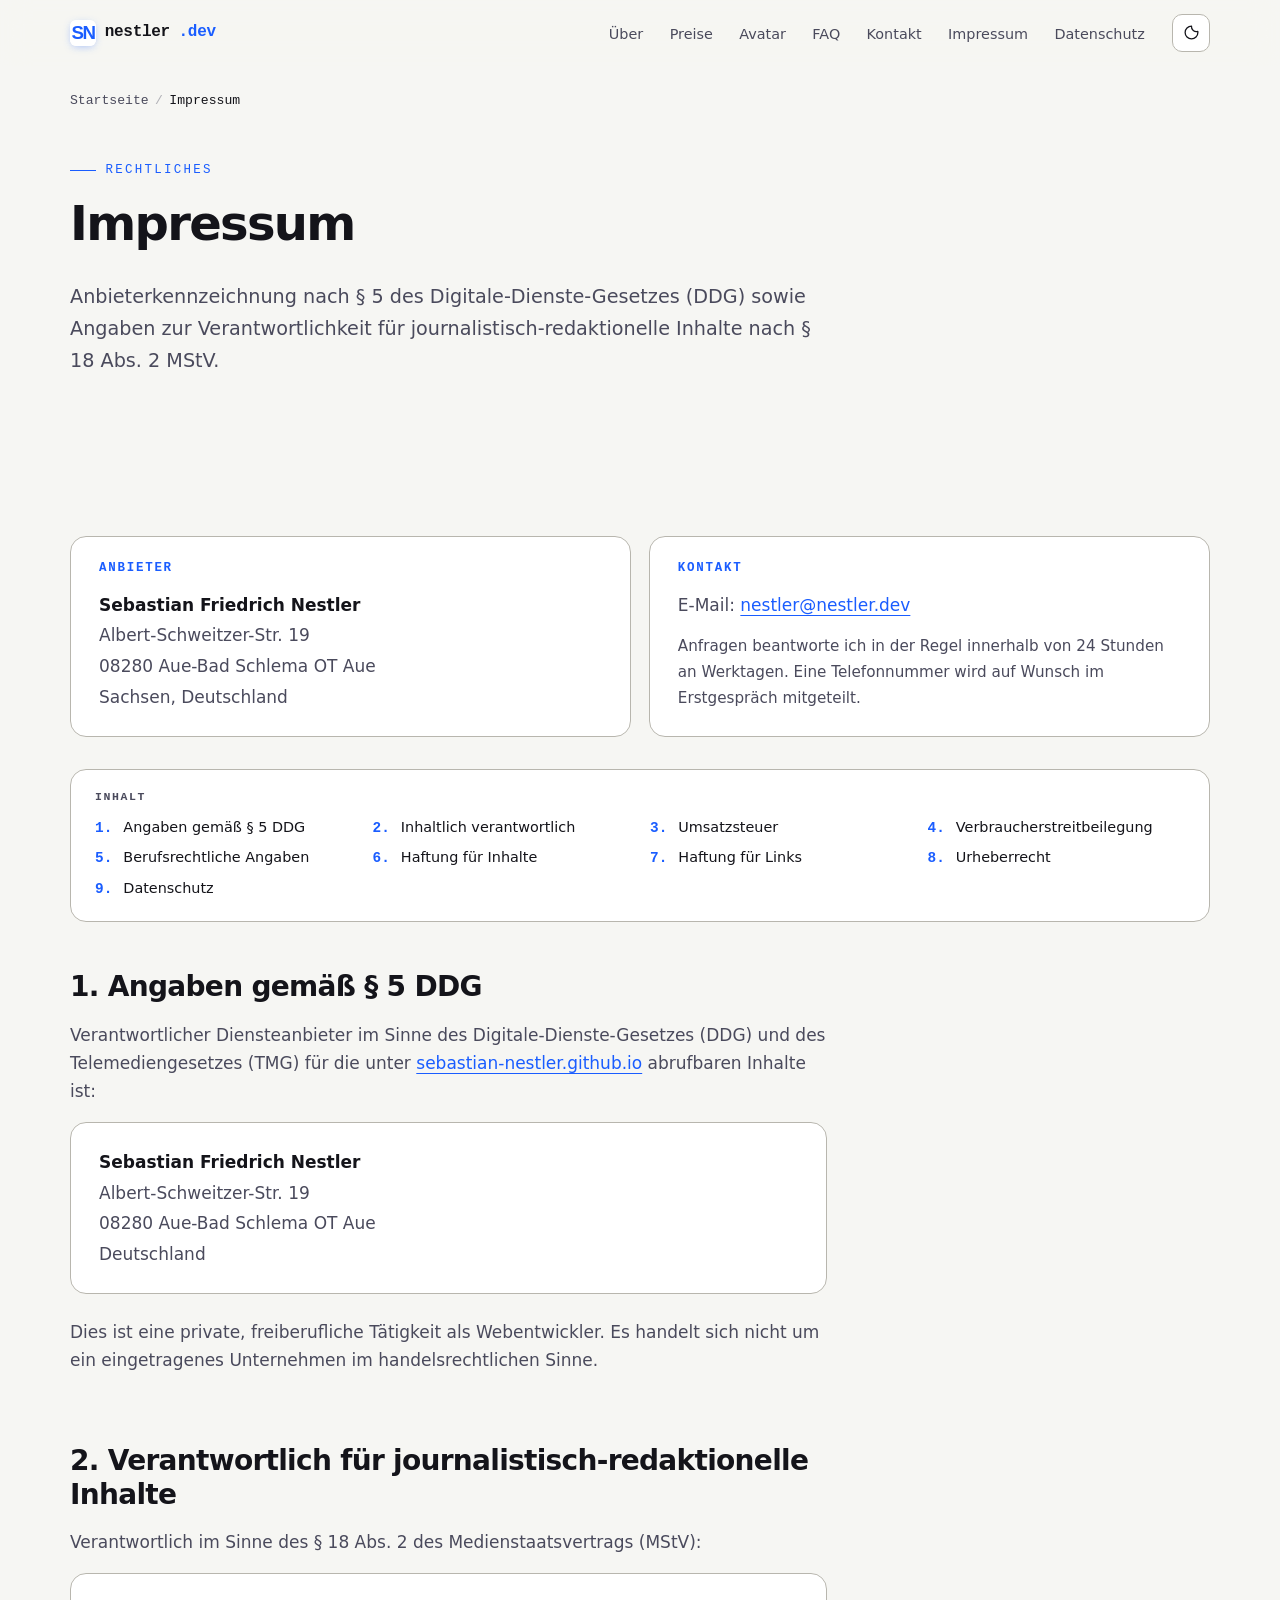
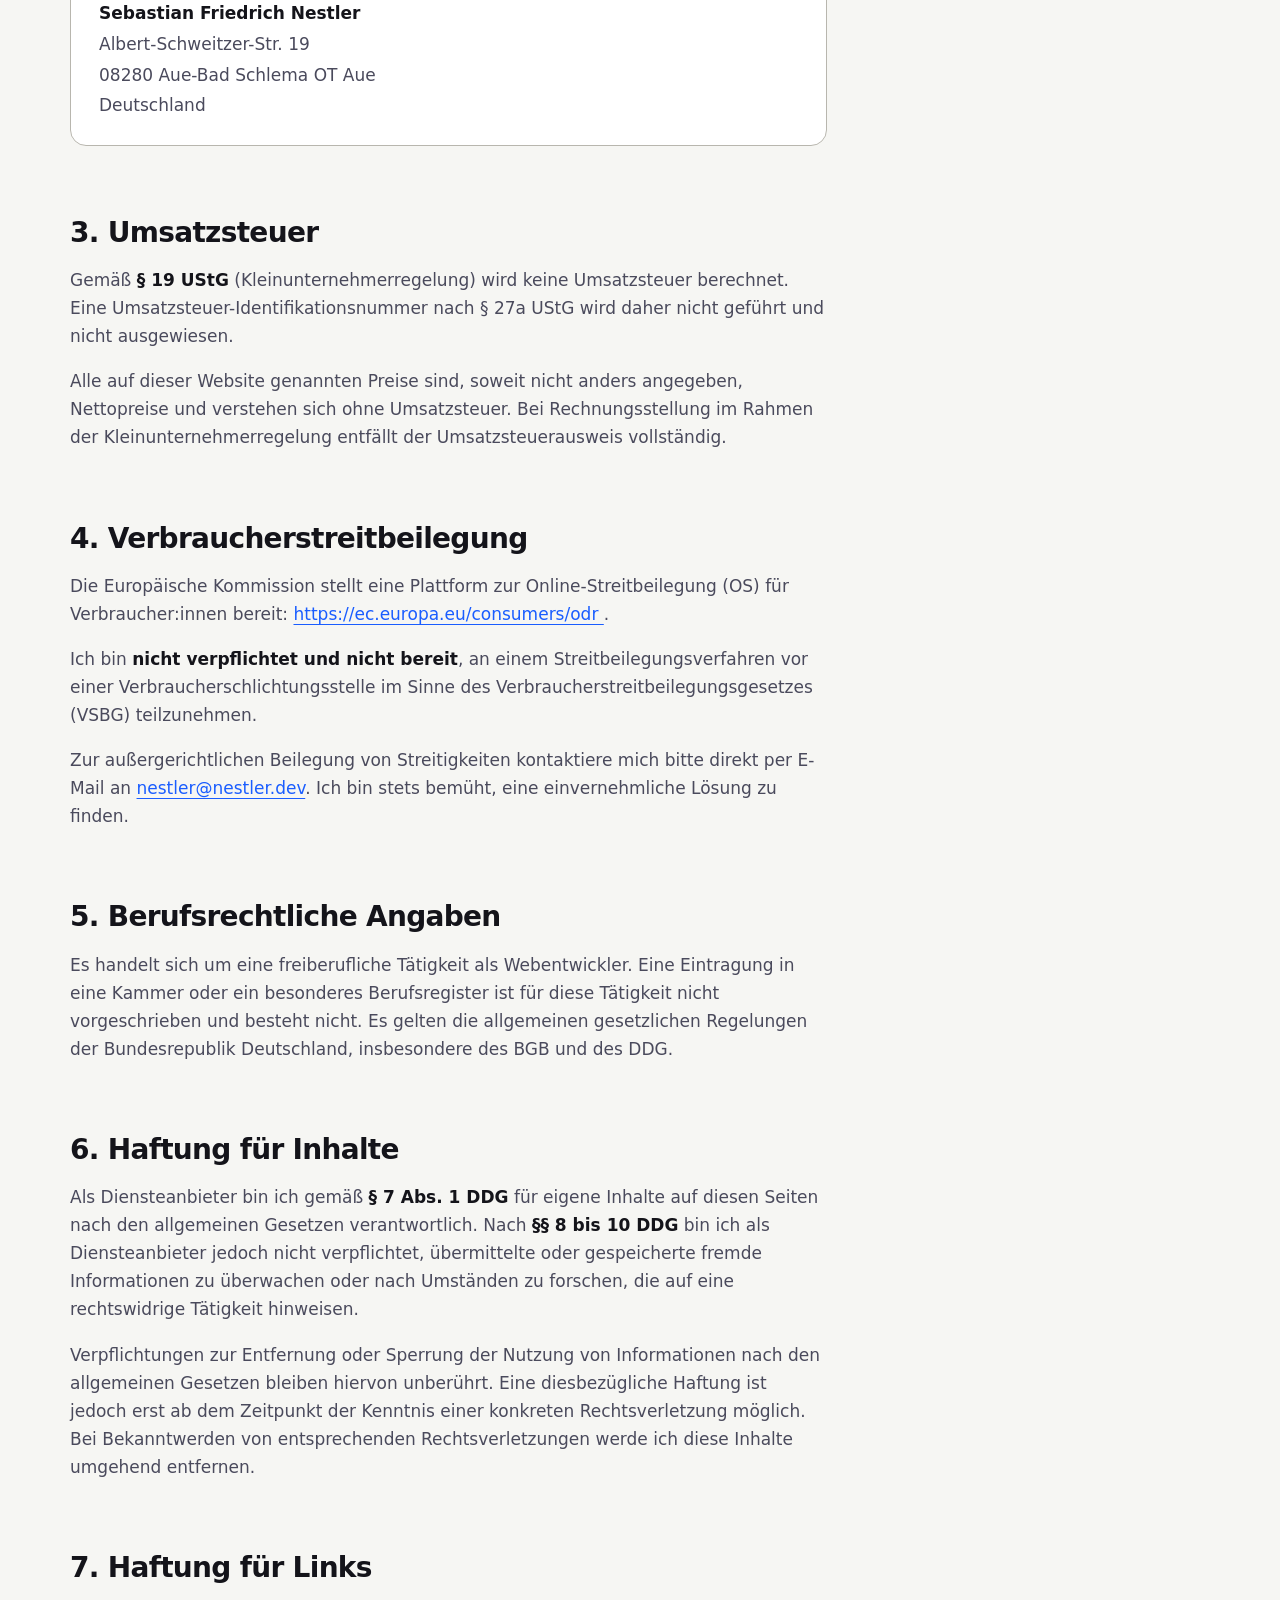
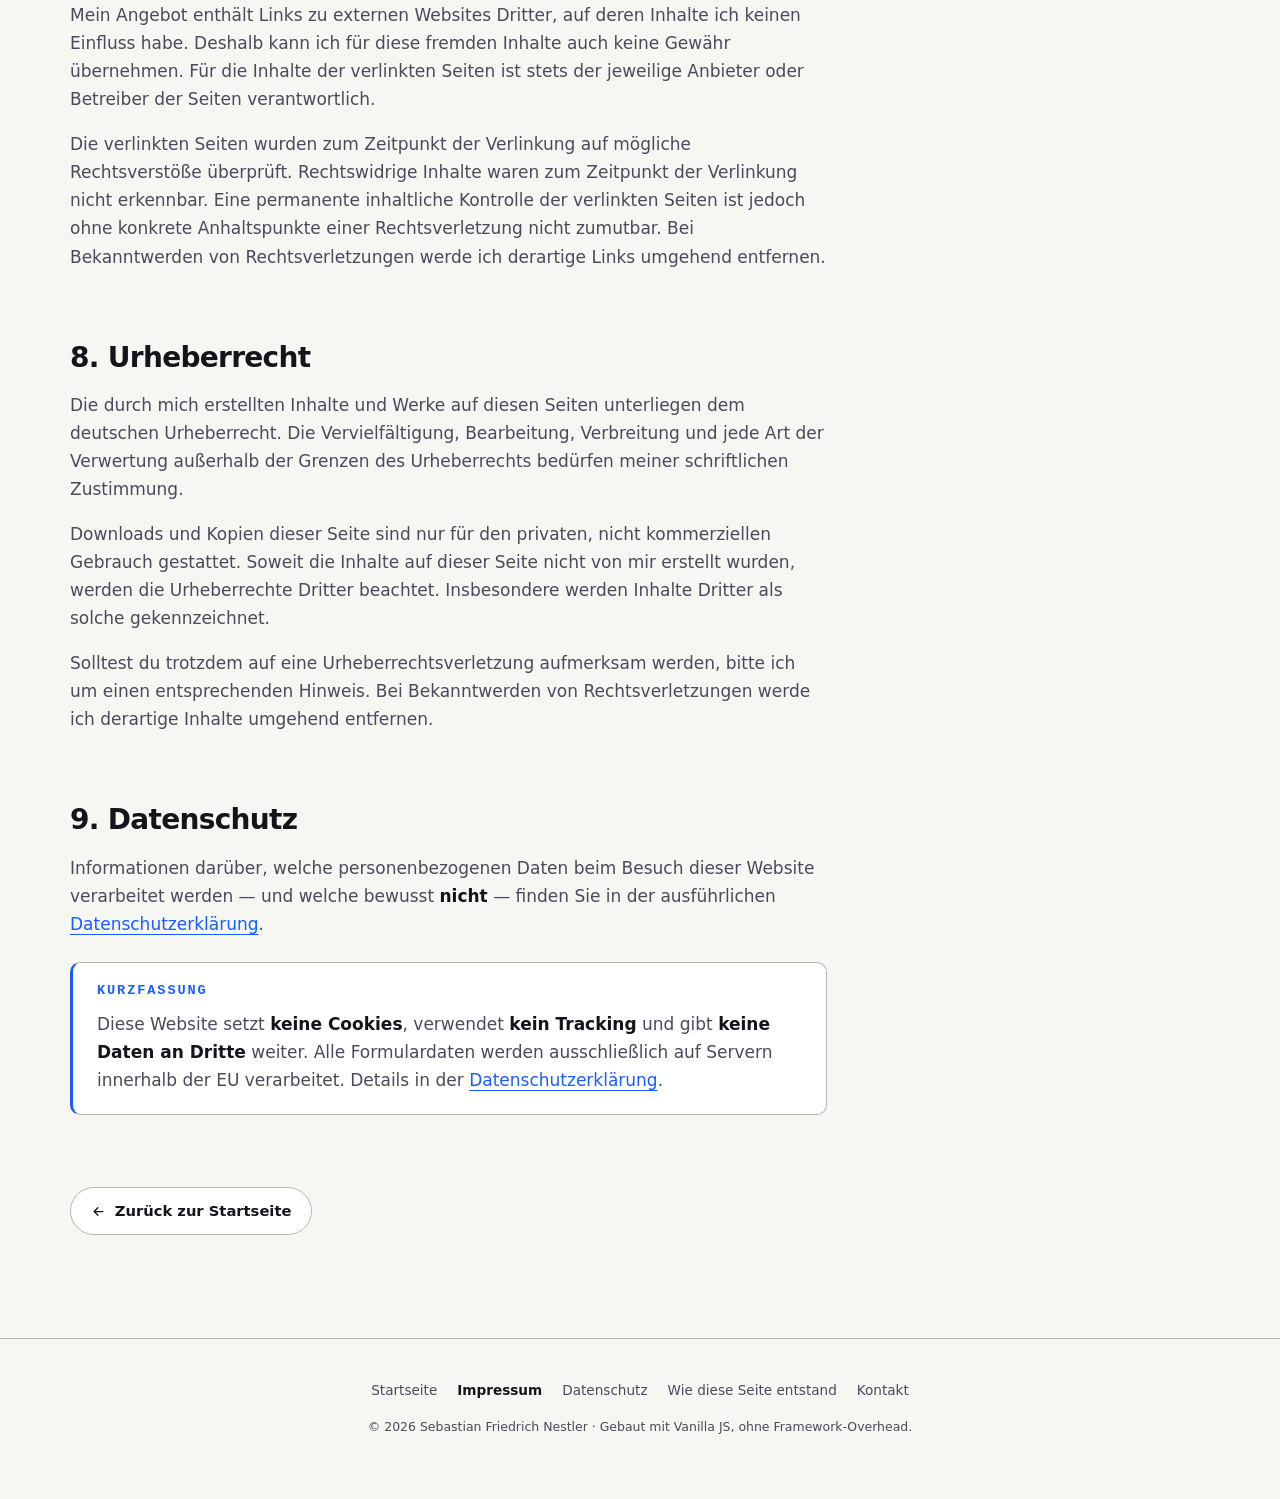
<file: impressum.html>
<!DOCTYPE html>
<html lang="de" data-theme="dark">
<head>
<meta charset="utf-8">
<meta name="viewport" content="width=device-width, initial-scale=1, viewport-fit=cover">

<!-- ===== NO-FOUC THEME BOOTSTRAP ===== -->
<script>
(function(){
  var t = null;
  try { t = localStorage.getItem('nestler.theme'); } catch(e){}
  if (t === 'dark' || t === 'light' || t === 'synth' || t === 'matrix') {
    document.documentElement.setAttribute('data-theme', t);
  } else if (window.matchMedia('(prefers-color-scheme: light)').matches) {
    document.documentElement.setAttribute('data-theme', 'light');
  }
})();
</script>

<!-- ===== PRIMARY SEO ===== -->
<title>Impressum · Sebastian Friedrich Nestler</title>
<meta name="description" content="Impressum und Anbieterkennzeichnung nach § 5 DDG von Sebastian Friedrich Nestler, Webentwickler aus Aue-Bad Schlema in Sachsen.">
<link rel="canonical" href="https://sebastian-nestler.github.io/impressum.html">
<meta name="robots" content="index, follow">
<meta name="googlebot" content="index, follow">
<meta name="author" content="Sebastian Friedrich Nestler">
<meta name="publisher" content="Sebastian Friedrich Nestler">

<!-- ===== OPEN GRAPH ===== -->
<meta property="og:type" content="website">
<meta property="og:site_name" content="Sebastian Friedrich Nestler">
<meta property="og:locale" content="de_DE">
<meta property="og:url" content="https://sebastian-nestler.github.io/impressum.html">
<meta property="og:title" content="Impressum · Sebastian Friedrich Nestler">
<meta property="og:description" content="Anbieterkennzeichnung nach § 5 DDG — Sebastian Friedrich Nestler, Webentwickler aus Sachsen.">
<meta property="og:image" content="https://sebastian-nestler.github.io/og-image.png">
<meta property="og:image:width" content="1200">
<meta property="og:image:height" content="630">
<meta property="og:image:alt" content="Impressum von Sebastian Friedrich Nestler.">
<meta property="og:image:type" content="image/png">

<!-- ===== TWITTER / X ===== -->
<meta name="twitter:card" content="summary_large_image">
<meta name="twitter:title" content="Impressum · Sebastian Friedrich Nestler">
<meta name="twitter:description" content="Anbieterkennzeichnung nach § 5 DDG.">
<meta name="twitter:image" content="https://sebastian-nestler.github.io/og-image.png">

<!-- ===== ICONS & PWA ===== -->
<meta name="color-scheme" content="dark light">
<meta name="theme-color" content="#0a0a0b" media="(prefers-color-scheme: dark)">
<meta name="theme-color" content="#f6f6f3" media="(prefers-color-scheme: light)">
<link rel="icon" href="/favicon.ico" sizes="32x32">
<link rel="icon" href="/favicon.svg" type="image/svg+xml" sizes="any">
<link rel="icon" href="/favicon-32.png" type="image/png" sizes="32x32">
<link rel="apple-touch-icon" href="/apple-touch-icon.png" sizes="180x180">
<link rel="manifest" href="/manifest.webmanifest">

<!-- ===== CRITICAL CSS (inline — above-the-fold) ===== -->
<style>
/* ============================================================
   CRITICAL CSS — Tokens, Reset, Header, Breadcrumb, Page-Header
   ============================================================ */

/* 0. TOKENS / THEMES */
:root{
  --bg:#0a0a0b;--surface:#131317;--surface-2:#1b1b21;--border:#3a3a45;
  --text:#e9e9ec;--muted:#a8a8b3;--accent:#4a86ff;--accent-ink:#0a0a0b;
  --accent-2:#00d5ff;--danger:#ff6b6b;--ok:#3ddc97;
  --radius:16px;--radius-sm:10px;
  --shadow:0 18px 50px -12px rgba(0,0,0,.75);
  --ring:0 0 0 3px color-mix(in srgb, var(--accent) 55%, transparent);
  --max:1140px;
  --font: ui-sans-serif, system-ui, -apple-system, "Segoe UI", Roboto, Helvetica, Arial, sans-serif;
  --mono: ui-monospace, "SF Mono", "JetBrains Mono", "Fira Code", Menlo, Consolas, monospace;
}
[data-theme="light"]{
  --bg:#f6f6f3;--surface:#ffffff;--surface-2:#eeeceb;--border:#b8b6ae;
  --text:#14141a;--muted:#4a4a5c;--accent:#1a5dff;--accent-ink:#ffffff;
  --accent-2:#0043c7;--danger:#c53030;--ok:#0e8a5a;
  --shadow:0 18px 50px -18px rgba(20,20,26,.28);
}
[data-theme="synth"]{
  --bg:#0d0716;--surface:#170d24;--surface-2:#211334;--border:#4a2d73;
  --text:#f4ecff;--muted:#b9a4d4;--accent:#ff4fd8;--accent-ink:#12001a;
  --accent-2:#33e1ff;--shadow:0 18px 60px -12px rgba(255,79,216,.28);
}
[data-theme="matrix"]{
  --bg:#000600;--surface:#041004;--surface-2:#072007;--border:#1a5c1a;
  --text:#c8ffc8;--muted:#7ac47a;--accent:#22ff6b;--accent-ink:#001100;
  --accent-2:#00d5ff;--shadow:0 18px 50px -12px rgba(34,255,107,.25);
}

/* 1. BASE */
*,*::before,*::after{box-sizing:border-box}
html{scroll-behavior:smooth;-webkit-text-size-adjust:100%}
@media (prefers-reduced-motion:reduce){
  html{scroll-behavior:auto}
  *,*::before,*::after{animation-duration:.001ms !important;animation-iteration-count:1 !important;transition-duration:.001ms !important}
}
body{
  margin:0;background:var(--bg);color:var(--text);font-family:var(--font);
  font-size:clamp(1rem,.95rem + .25vw,1.0625rem);line-height:1.65;
  -webkit-font-smoothing:antialiased;overflow-x:hidden;
}
body::before{
  content:"";position:fixed;inset:0;pointer-events:none;z-index:1;opacity:.035;
  background-image:url("data:image/svg+xml,%3Csvg xmlns='http://www.w3.org/2000/svg' width='140' height='140'%3E%3Cfilter id='n'%3E%3CfeTurbulence type='fractalNoise' baseFrequency='.85' numOctaves='3'/%3E%3C/filter%3E%3Crect width='100%25' height='100%25' filter='url(%23n)'/%3E%3C/svg%3E");
  mix-blend-mode:overlay;
}
img,svg,canvas{max-width:100%;display:block}
button,input,textarea,select{font:inherit;color:inherit}
a{color:var(--accent);text-underline-offset:.25em}
a:hover{text-decoration-thickness:2px}
::placeholder{color:var(--muted);opacity:1}
:where(a,button,input,textarea,select,summary,[tabindex]):focus-visible{
  outline:2px solid var(--accent);outline-offset:3px;border-radius:6px;
}
:where(section,[id],a,button,input,textarea,select,summary,details){scroll-margin-top:90px}
::selection{background:var(--accent);color:var(--accent-ink)}
.sr-only{
  position:absolute!important;width:1px;height:1px;padding:0;margin:-1px;
  overflow:hidden;clip:rect(0 0 0 0);white-space:nowrap;border:0;
}
.skip{
  position:fixed;top:-100px;left:16px;z-index:9999;
  background:var(--accent);color:var(--accent-ink);
  padding:.75rem 1.25rem;border-radius:0 0 var(--radius-sm) var(--radius-sm);
  font-weight:700;text-decoration:none;transition:top .18s ease;
}
.skip:focus{top:0}

/* 2. LAYOUT */
.wrap{width:min(100% - 2.5rem,var(--max));margin-inline:auto;position:relative;z-index:2}
section{padding:clamp(3rem,6vw,5rem) 0;position:relative}
.eyebrow{
  font-family:var(--mono);font-size:.78rem;letter-spacing:.18em;
  text-transform:uppercase;color:var(--accent);margin:0 0 .9rem;
  display:flex;align-items:center;gap:.6rem;
}
.eyebrow::before{content:"";width:26px;height:1px;background:var(--accent);flex:none}
h1,h2,h3{line-height:1.2;letter-spacing:-.025em;margin:0 0 .6em;font-weight:800}
h1{font-size:clamp(2rem,1.4rem + 2.6vw,3rem);letter-spacing:-.035em}
h2{font-size:clamp(1.35rem,1.1rem + 1vw,1.75rem);margin-top:2.5em}
h3{font-size:1.05rem;margin-top:1.75em;letter-spacing:-.01em}
h2:first-child,h3:first-child{margin-top:0}
p{margin:0 0 1em}
.lede{font-size:clamp(1.05rem,1rem + .5vw,1.2rem);color:var(--muted);max-width:62ch;margin:0 0 1em}

/* 3. PROGRESS + HEADER */
#progress{
  position:fixed;top:0;left:0;height:2px;width:0%;
  background:linear-gradient(90deg,var(--accent),var(--accent-2));
  z-index:1000;transition:width .1s linear;
}
@media (prefers-reduced-motion:reduce){#progress{transition:none}}
header.site{
  position:sticky;top:0;z-index:900;
  backdrop-filter:blur(14px) saturate(1.4);
  background:color-mix(in srgb,var(--bg) 78%,transparent);
  border-bottom:1px solid transparent;
  transition:border-color .25s ease,background .25s ease;
}
header.site.stuck{border-bottom-color:var(--border)}
.nav{display:flex;align-items:center;gap:1rem;padding:.85rem 0}
.brand{
  font-family:var(--mono);font-weight:700;font-size:1rem;
  text-decoration:none;color:var(--text);letter-spacing:-.02em;
  margin-right:auto;display:flex;align-items:center;gap:.55rem;
}
.brand .logo{
  width:26px;height:26px;flex:none;border-radius:6px;
  transition:transform .4s cubic-bezier(.2,.8,.2,1),box-shadow .3s;
  box-shadow:0 2px 8px -2px rgba(26,93,255,.4);
}
.brand:hover .logo{transform:rotate(-6deg) scale(1.08);box-shadow:0 4px 14px -2px rgba(26,93,255,.6)}
.brand .dev{color:var(--accent)}
.nav-links{display:flex;gap:.25rem;align-items:center;list-style:none;margin:0;padding:0}
.nav-links a{
  color:var(--muted);text-decoration:none;font-size:.9rem;font-weight:500;
  padding:.5rem .7rem;border-radius:8px;transition:color .2s,background .2s;
}
.nav-links a:hover{color:var(--text);background:var(--surface-2)}
.icon-btn{
  background:var(--surface);border:1px solid var(--border);color:var(--text);
  width:38px;height:38px;border-radius:10px;display:grid;place-items:center;
  cursor:pointer;transition:transform .18s cubic-bezier(.2,.8,.2,1),border-color .2s,background .2s;
  flex:none;
}
.icon-btn:hover{border-color:var(--accent);background:var(--surface-2);transform:translateY(-2px)}
.icon-btn svg{width:17px;height:17px;stroke:currentColor;fill:none;stroke-width:1.8;stroke-linecap:round;stroke-linejoin:round}
.menu-toggle{display:none}
@media (max-width:860px){
  .nav-links{
    position:absolute;top:100%;left:0;right:0;
    flex-direction:column;align-items:stretch;
    background:var(--surface);border-bottom:1px solid var(--border);
    padding:.75rem 1.25rem 1.25rem;gap:.15rem;display:none;
  }
  .nav-links.open{display:flex}
  .nav-links a{padding:.8rem .6rem;font-size:1rem}
  .menu-toggle{display:grid}
}

/* 4. BREADCRUMB */
.breadcrumb{padding:1.5rem 0 0;font-size:.82rem;color:var(--muted);font-family:var(--mono)}
.breadcrumb ol{
  list-style:none;margin:0;padding:0;display:flex;flex-wrap:wrap;gap:.4rem;align-items:center;
}
.breadcrumb li{display:flex;align-items:center;gap:.4rem}
.breadcrumb li:not(:last-child)::after{content:"/";opacity:.4}
.breadcrumb a{color:var(--muted);text-decoration:none}
.breadcrumb a:hover{color:var(--accent);text-decoration:underline}
.breadcrumb [aria-current="page"]{color:var(--text)}

/* 5. PAGE-HEADER */
.page-header{padding:clamp(2rem,4vw,3rem) 0 clamp(1.5rem,3vw,2rem)}
</style>

<!-- ===== FULL STYLESHEET (external, blocking, cached) ===== -->
<link rel="stylesheet" href="/style.css">

<!-- ===== PAGE-SPECIFIC CSS (Komponenten, die es nur hier gibt) ===== -->
<style>
/* ============================================================
   PAGE CSS — Impressum-spezifisch
   ============================================================ */

.legal-page{padding-bottom:clamp(4rem,8vw,7rem)}

/* Info-Grid: zweispaltig auf Desktop, einspaltig auf Mobile */
.info-grid{
  display:grid;gap:1.1rem;margin:2rem 0;
  grid-template-columns:repeat(auto-fit,minmax(280px,1fr));
}

/* Info-Card: für Adresse, Kontakt, USt etc. */
.info-card{
  background:var(--surface);border:1px solid var(--border);
  border-radius:var(--radius);padding:1.5rem 1.75rem;
}
.info-card h3{
  margin:0 0 .85rem;font-size:.78rem;
  font-family:var(--mono);font-weight:700;
  letter-spacing:.14em;text-transform:uppercase;
  color:var(--accent);
}
.info-card address{font-style:normal;line-height:1.8;color:var(--muted)}
.info-card address strong{color:var(--text);font-weight:650}
.info-card p{margin:0;color:var(--muted);font-size:.95rem;line-height:1.7}
.info-card p + p{margin-top:.85rem}
.info-card a{word-break:break-word;overflow-wrap:anywhere}

/* Mini-TOC */
.toc{
  background:var(--surface);border:1px solid var(--border);
  border-radius:var(--radius);padding:1.25rem 1.5rem;margin:2rem 0 3rem;
}
.toc h2{
  font-size:.72rem;letter-spacing:.14em;text-transform:uppercase;
  color:var(--muted);margin:0 0 .75rem;font-family:var(--mono);font-weight:700;
}
.toc ol{
  margin:0;padding:0;list-style:none;
  display:grid;grid-template-columns:repeat(auto-fit,minmax(220px,1fr));
  gap:.35rem 1.25rem;counter-reset:toc;
}
.toc li{counter-increment:toc;font-size:.9rem;color:var(--muted)}
.toc li::before{
  content:counter(toc) ". ";color:var(--accent);font-family:var(--mono);
  font-weight:700;margin-right:.15rem;
}
.toc a{color:var(--text);text-decoration:none}
.toc a:hover{color:var(--accent);text-decoration:underline}

/* Prose */
.prose{max-width:70ch}
.prose p,
.prose li{color:var(--muted)}
.prose strong{color:var(--text);font-weight:650}
.prose ul,
.prose ol{padding-left:1.25rem;margin:0 0 1em}
.prose li{margin-bottom:.4em}
.prose li::marker{color:var(--accent)}
.prose a{word-break:break-word;overflow-wrap:anywhere}
.prose code{
  font-family:var(--mono);font-size:.85em;
  background:var(--surface-2);border:1px solid var(--border);
  padding:.1em .45em;border-radius:5px;color:var(--accent);
}
.prose p:last-child{margin-bottom:0}

/* Note (Hinweis-Kasten) */
.note{
  background:var(--surface);
  border:1px solid var(--border);
  border-left:3px solid var(--accent);
  border-radius:var(--radius-sm);
  padding:1.25rem 1.5rem;
  margin:1.5rem 0;
}
.note h3{
  color:var(--accent);font-family:var(--mono);font-size:.85rem;
  text-transform:uppercase;letter-spacing:.14em;margin:0 0 .65rem;
}
.note p:last-child{margin-bottom:0}

/* Meta-Box (Stand) */
.meta-box{
  background:var(--surface);border:1px solid var(--border);
  border-radius:var(--radius-sm);
  padding:1rem 1.25rem;margin:1.5rem 0 2rem;font-size:.88rem;
  color:var(--muted);font-family:var(--mono);
}
.meta-box strong{color:var(--text);font-weight:600}

/* Back-Link */
.back-link{
  display:inline-flex;align-items:center;gap:.55rem;margin-top:3rem;
  padding:.7rem 1.25rem;background:var(--surface);border:1px solid var(--border);
  border-radius:999px;color:var(--text);text-decoration:none;
  font-weight:600;font-size:.92rem;
  transition:transform .18s cubic-bezier(.2,.8,.2,1),border-color .2s,background .2s;
}
.back-link:hover{
  border-color:var(--accent);background:var(--surface-2);transform:translateY(-2px);
}
.back-link svg{
  width:15px;height:15px;stroke:currentColor;fill:none;
  stroke-width:2;stroke-linecap:round;stroke-linejoin:round;
}

/* FOOTER minimal */
footer.site{
  border-top:1px solid var(--border);
  padding:2.5rem 0 calc(4rem + env(safe-area-inset-bottom, 0px));
  font-size:.85rem;color:var(--muted);
}
.foot-min{display:flex;flex-direction:column;gap:1rem;text-align:center;align-items:center}
.foot-min nav{display:flex;flex-wrap:wrap;gap:1.25rem;justify-content:center}
.foot-min nav a{color:var(--muted);text-decoration:none;font-size:.85rem}
.foot-min nav a:hover{color:var(--accent);text-decoration:underline}
.foot-min nav a[aria-current="page"]{color:var(--text);font-weight:600}
.foot-min p{margin:0;font-size:.78rem}

/* Responsive */
@media (max-width:520px){
  .info-card{padding:1.25rem 1.25rem}
  h2{font-size:1.25rem}
  .toc{padding:1rem 1.1rem}
}
</style>

<!-- ===== STRUCTURED DATA ===== -->
<script type="application/ld+json">
{
  "@context": "https://schema.org",
  "@graph": [
    {
      "@type": "WebPage",
      "@id": "https://sebastian-nestler.github.io/impressum.html",
      "url": "https://sebastian-nestler.github.io/impressum.html",
      "name": "Impressum",
      "inLanguage": "de-DE",
      "isPartOf": { "@id": "https://sebastian-nestler.github.io/#website" },
      "about": { "@id": "https://sebastian-nestler.github.io/#person" },
      "breadcrumb": { "@id": "https://sebastian-nestler.github.io/impressum.html#breadcrumb" }
    },
    {
      "@type": "BreadcrumbList",
      "@id": "https://sebastian-nestler.github.io/impressum.html#breadcrumb",
      "itemListElement": [
        { "@type": "ListItem", "position": 1, "name": "Startseite", "item": "https://sebastian-nestler.github.io/" },
        { "@type": "ListItem", "position": 2, "name": "Impressum", "item": "https://sebastian-nestler.github.io/impressum.html" }
      ]
    }
  ]
}
</script>
</head>
<body>

<a class="skip" href="#main">Zum Hauptinhalt springen</a>
<div id="progress" role="presentation"></div>

<!-- ===================== HEADER ===================== -->
<header class="site" id="site-header">
  <div class="wrap">
    <nav class="nav" aria-label="Hauptnavigation">
      <a href="/" class="brand" aria-label="Zur Startseite von Sebastian Friedrich Nestler">
        <svg class="logo" viewBox="0 0 100 100" xmlns="http://www.w3.org/2000/svg" aria-hidden="true" focusable="false">
          <rect width="100" height="100" rx="18" fill="#ffffff"/>
          <text x="50" y="74" text-anchor="middle"
                font-family="'Arial Black','Helvetica Neue',Helvetica,Arial,sans-serif"
                font-size="72" font-weight="900" letter-spacing="-6"
                fill="#1a5dff">SN</text>
        </svg>
        nestler<span class="dev">.dev</span>
      </a>

      <ul class="nav-links" id="nav-links">
        <li><a href="/#about">Über</a></li>
        <li><a href="/#preise">Preise</a></li>
        <li><a href="/#avatar">Avatar</a></li>
        <li><a href="/#faq">FAQ</a></li>
        <li><a href="/#contact">Kontakt</a></li>
        <li><a href="/impressum.html" aria-current="page">Impressum</a></li>
        <li><a href="/datenschutz.html">Datenschutz</a></li>
      </ul>

      <button class="icon-btn" id="theme-toggle" data-tip="Farbschema wechseln" aria-label="Farbschema wechseln">
        <svg viewBox="0 0 24 24" aria-hidden="true"><path d="M12 3a9 9 0 1 0 9 9c0-.5-.04-1-.1-1.5A7 7 0 0 1 12 3Z"/></svg>
      </button>

      <button class="icon-btn menu-toggle" id="menu-toggle" aria-expanded="false" aria-controls="nav-links" aria-label="Menü öffnen">
        <svg viewBox="0 0 24 24" aria-hidden="true"><path d="M3 6h18M3 12h18M3 18h18"/></svg>
      </button>
    </nav>
  </div>
</header>

<main id="main">

<!-- ===================== BREADCRUMB ===================== -->
<div class="wrap">
  <nav class="breadcrumb" aria-label="Brotkrumen-Navigation">
    <ol>
      <li><a href="/">Startseite</a></li>
      <li><span aria-current="page">Impressum</span></li>
    </ol>
  </nav>
</div>

<!-- ===================== PAGE HEADER ===================== -->
<section class="page-header" aria-labelledby="page-title">
  <div class="wrap">
    <p class="eyebrow">Rechtliches</p>
    <h1 id="page-title">Impressum</h1>
    <p class="lede">
      Anbieterkennzeichnung nach § 5 des Digitale-Dienste-Gesetzes (DDG)
      sowie Angaben zur Verantwortlichkeit für journalistisch-redaktionelle
      Inhalte nach § 18 Abs. 2 MStV.
    </p>
  </div>
</section>

<!-- ===================== IMPRESSUM ===================== -->
<section class="legal-page" aria-labelledby="impressum-content">
  <div class="wrap">
    <h2 id="impressum-content" class="sr-only">Impressumsangaben</h2>

    <!-- Anbieter + Kontakt oben in zwei Karten -->
    <div class="info-grid">
      <div class="info-card">
        <h3>Anbieter</h3>
        <address>
          <strong>Sebastian Friedrich Nestler</strong><br>
          Albert-Schweitzer-Str. 19<br>
          08280 Aue-Bad Schlema OT Aue<br>
          Sachsen, Deutschland
        </address>
      </div>

      <div class="info-card">
        <h3>Kontakt</h3>
        <address>
          E-Mail: <a href="mailto:nestler@nestler.dev">nestler@nestler.dev</a>
        </address>
        <p style="margin-top:.85rem">
          Anfragen beantworte ich in der Regel innerhalb von 24&nbsp;Stunden
          an Werktagen. Eine Telefonnummer wird auf Wunsch im Erstgespräch
          mitgeteilt.
        </p>
      </div>
    </div>

    <!-- Inhaltsverzeichnis -->
    <nav class="toc" aria-label="Inhaltsverzeichnis">
      <h2>Inhalt</h2>
      <ol>
        <li><a href="#anbieter">Angaben gemäß § 5 DDG</a></li>
        <li><a href="#verantwortlich">Inhaltlich verantwortlich</a></li>
        <li><a href="#umsatzsteuer">Umsatzsteuer</a></li>
        <li><a href="#streitbeilegung">Verbraucherstreitbeilegung</a></li>
        <li><a href="#berufsrecht">Berufsrechtliche Angaben</a></li>
        <li><a href="#haftung-inhalte">Haftung für Inhalte</a></li>
        <li><a href="#haftung-links">Haftung für Links</a></li>
        <li><a href="#urheberrecht">Urheberrecht</a></li>
        <li><a href="#datenschutz">Datenschutz</a></li>
      </ol>
    </nav>

    <div class="prose">

      <!-- 1 -->
      <h2 id="anbieter">1. Angaben gemäß § 5 DDG</h2>
      <p>
        Verantwortlicher Diensteanbieter im Sinne des Digitale-Dienste-Gesetzes
        (DDG) und des Telemediengesetzes (TMG) für die unter
        <a href="https://sebastian-nestler.github.io/">sebastian-nestler.github.io</a>
        abrufbaren Inhalte ist:
      </p>
      <div class="info-card" style="margin:1rem 0 1.5rem">
        <address>
          <strong>Sebastian Friedrich Nestler</strong><br>
          Albert-Schweitzer-Str. 19<br>
          08280 Aue-Bad Schlema OT Aue<br>
          Deutschland
        </address>
      </div>
      <p>
        Dies ist eine private, freiberufliche Tätigkeit als Webentwickler.
        Es handelt sich nicht um ein eingetragenes Unternehmen im
        handelsrechtlichen Sinne.
      </p>

      <!-- 2 -->
      <h2 id="verantwortlich">2. Verantwortlich für journalistisch-redaktionelle Inhalte</h2>
      <p>
        Verantwortlich im Sinne des § 18 Abs. 2 des Medienstaatsvertrags (MStV):
      </p>
      <div class="info-card" style="margin:1rem 0 1.5rem">
        <address>
          <strong>Sebastian Friedrich Nestler</strong><br>
          Albert-Schweitzer-Str. 19<br>
          08280 Aue-Bad Schlema OT Aue<br>
          Deutschland
        </address>
      </div>

      <!-- 3 -->
      <h2 id="umsatzsteuer">3. Umsatzsteuer</h2>
      <p>
        Gemäß <strong>§ 19 UStG</strong> (Kleinunternehmerregelung) wird
        keine Umsatzsteuer berechnet. Eine Umsatzsteuer-Identifikationsnummer
        nach § 27a UStG wird daher nicht geführt und nicht ausgewiesen.
      </p>
      <p>
        Alle auf dieser Website genannten Preise sind, soweit nicht
        anders angegeben, Nettopreise und verstehen sich ohne Umsatzsteuer.
        Bei Rechnungsstellung im Rahmen der Kleinunternehmerregelung
        entfällt der Umsatzsteuerausweis vollständig.
      </p>

      <!-- 4 -->
      <h2 id="streitbeilegung">4. Verbraucherstreitbeilegung</h2>
      <p>
        Die Europäische Kommission stellt eine Plattform zur
        Online-Streitbeilegung (OS) für Verbraucher:innen bereit:
        <a href="https://ec.europa.eu/consumers/odr"
           target="_blank" rel="noopener noreferrer">
          https://ec.europa.eu/consumers/odr
        </a>.
      </p>
      <p>
        Ich bin <strong>nicht verpflichtet und nicht bereit</strong>, an einem
        Streitbeilegungsverfahren vor einer Verbraucherschlichtungsstelle
        im Sinne des Verbraucherstreitbeilegungsgesetzes (VSBG)
        teilzunehmen.
      </p>
      <p>
        Zur außergerichtlichen Beilegung von Streitigkeiten kontaktiere
        mich bitte direkt per E-Mail an
        <a href="mailto:nestler@nestler.dev">nestler@nestler.dev</a>. Ich
        bin stets bemüht, eine einvernehmliche Lösung zu finden.
      </p>

      <!-- 5 -->
      <h2 id="berufsrecht">5. Berufsrechtliche Angaben</h2>
      <p>
        Es handelt sich um eine freiberufliche Tätigkeit als Webentwickler.
        Eine Eintragung in eine Kammer oder ein besonderes Berufsregister
        ist für diese Tätigkeit nicht vorgeschrieben und besteht nicht.
        Es gelten die allgemeinen gesetzlichen Regelungen der
        Bundesrepublik Deutschland, insbesondere des BGB und des DDG.
      </p>

      <!-- 6 -->
      <h2 id="haftung-inhalte">6. Haftung für Inhalte</h2>
      <p>
        Als Diensteanbieter bin ich gemäß <strong>§ 7 Abs. 1 DDG</strong>
        für eigene Inhalte auf diesen Seiten nach den allgemeinen Gesetzen
        verantwortlich. Nach <strong>§§ 8 bis 10 DDG</strong> bin ich als
        Diensteanbieter jedoch nicht verpflichtet, übermittelte oder
        gespeicherte fremde Informationen zu überwachen oder nach Umständen
        zu forschen, die auf eine rechtswidrige Tätigkeit hinweisen.
      </p>
      <p>
        Verpflichtungen zur Entfernung oder Sperrung der Nutzung von
        Informationen nach den allgemeinen Gesetzen bleiben hiervon
        unberührt. Eine diesbezügliche Haftung ist jedoch erst ab dem
        Zeitpunkt der Kenntnis einer konkreten Rechtsverletzung möglich.
        Bei Bekanntwerden von entsprechenden Rechtsverletzungen werde ich
        diese Inhalte umgehend entfernen.
      </p>

      <!-- 7 -->
      <h2 id="haftung-links">7. Haftung für Links</h2>
      <p>
        Mein Angebot enthält Links zu externen Websites Dritter, auf deren
        Inhalte ich keinen Einfluss habe. Deshalb kann ich für diese fremden
        Inhalte auch keine Gewähr übernehmen. Für die Inhalte der verlinkten
        Seiten ist stets der jeweilige Anbieter oder Betreiber der Seiten
        verantwortlich.
      </p>
      <p>
        Die verlinkten Seiten wurden zum Zeitpunkt der Verlinkung auf
        mögliche Rechtsverstöße überprüft. Rechtswidrige Inhalte waren
        zum Zeitpunkt der Verlinkung nicht erkennbar. Eine permanente
        inhaltliche Kontrolle der verlinkten Seiten ist jedoch ohne
        konkrete Anhaltspunkte einer Rechtsverletzung nicht zumutbar.
        Bei Bekanntwerden von Rechtsverletzungen werde ich derartige
        Links umgehend entfernen.
      </p>

      <!-- 8 -->
      <h2 id="urheberrecht">8. Urheberrecht</h2>
      <p>
        Die durch mich erstellten Inhalte und Werke auf diesen Seiten
        unterliegen dem deutschen Urheberrecht. Die Vervielfältigung,
        Bearbeitung, Verbreitung und jede Art der Verwertung außerhalb
        der Grenzen des Urheberrechts bedürfen meiner schriftlichen
        Zustimmung.
      </p>
      <p>
        Downloads und Kopien dieser Seite sind nur für den privaten,
        nicht kommerziellen Gebrauch gestattet. Soweit die Inhalte auf
        dieser Seite nicht von mir erstellt wurden, werden die
        Urheberrechte Dritter beachtet. Insbesondere werden Inhalte
        Dritter als solche gekennzeichnet.
      </p>
      <p>
        Solltest du trotzdem auf eine Urheberrechtsverletzung aufmerksam
        werden, bitte ich um einen entsprechenden Hinweis. Bei
        Bekanntwerden von Rechtsverletzungen werde ich derartige
        Inhalte umgehend entfernen.
      </p>

      <!-- 9 -->
      <h2 id="datenschutz">9. Datenschutz</h2>
      <p>
        Informationen darüber, welche personenbezogenen Daten beim Besuch
        dieser Website verarbeitet werden — und welche bewusst
        <strong>nicht</strong> — finden Sie in der ausführlichen
        <a href="/datenschutz.html">Datenschutzerklärung</a>.
      </p>

      <div class="note">
        <h3>Kurzfassung</h3>
        <p>
          Diese Website setzt <strong>keine Cookies</strong>, verwendet
          <strong>kein Tracking</strong> und gibt <strong>keine Daten
          an Dritte</strong> weiter. Alle Formulardaten werden
          ausschließlich auf Servern innerhalb der EU verarbeitet.
          Details in der <a href="/datenschutz.html">Datenschutzerklärung</a>.
        </p>
      </div>

    </div>

    <a href="/" class="back-link">
      <svg viewBox="0 0 24 24" aria-hidden="true"><path d="M19 12H5M11 18l-6-6 6-6"/></svg>
      Zurück zur Startseite
    </a>
  </div>
</section>

</main>

<!-- ===================== FOOTER ===================== -->
<footer class="site">
  <div class="wrap">
    <div class="foot-min">
      <nav aria-label="Rechtliches und Navigation">
        <a href="/">Startseite</a>
        <a href="/impressum.html" aria-current="page">Impressum</a>
        <a href="/datenschutz.html">Datenschutz</a>
        <a href="/tech-stack.html">Wie diese Seite entstand</a>
        <a href="/#contact">Kontakt</a>
      </nav>
      <p>
        © <span id="year"></span> Sebastian Friedrich Nestler ·
        Gebaut mit Vanilla JS, ohne Framework-Overhead.
      </p>
    </div>
  </div>
</footer>

<!-- ===================== MINIMAL PAGE SCRIPT ===================== -->
<script>
(function () {
  'use strict';

  const $  = (sel, root = document) => root.querySelector(sel);
  const $$ = (sel, root = document) => Array.from(root.querySelectorAll(sel));

  /* ---------- THEME ---------- */
  const THEMES = ['dark', 'light', 'synth', 'matrix'];
  const THEME_KEY = 'nestler.theme';

  function setTheme(name) {
    if (!THEMES.includes(name)) return false;
    document.documentElement.setAttribute('data-theme', name);
    try { localStorage.setItem(THEME_KEY, name); } catch (_) {}
    const bg = getComputedStyle(document.documentElement).getPropertyValue('--bg').trim();
    if (bg) {
      $$('meta[name="theme-color"]').forEach(m => m.setAttribute('content', bg));
    }
    return true;
  }

  const themeBtn = $('#theme-toggle');
  if (themeBtn) {
    themeBtn.addEventListener('click', () => {
      const cur = document.documentElement.getAttribute('data-theme');
      const idx = THEMES.indexOf(cur);
      setTheme(THEMES[(idx + 1) % THEMES.length]);
    });
  }

  /* ---------- MOBILE MENU ---------- */
  const menuToggle = $('#menu-toggle');
  const navLinks = $('#nav-links');
  if (menuToggle && navLinks) {
    menuToggle.addEventListener('click', () => {
      const open = navLinks.classList.toggle('open');
      menuToggle.setAttribute('aria-expanded', String(open));
      menuToggle.setAttribute('aria-label', open ? 'Menü schließen' : 'Menü öffnen');
    });
    navLinks.addEventListener('click', e => {
      if (e.target.tagName === 'A') {
        navLinks.classList.remove('open');
        menuToggle.setAttribute('aria-expanded', 'false');
      }
    });
  }

  /* ---------- HEADER STUCK + PROGRESS ---------- */
  const header = $('#site-header');
  const progress = $('#progress');
  let ticking = false;

  function onScroll() {
    const y = window.scrollY;
    if (header) header.classList.toggle('stuck', y > 8);
    if (progress) {
      const h = document.documentElement.scrollHeight - window.innerHeight;
      progress.style.width = (h > 0 ? (y / h) * 100 : 0) + '%';
    }
    ticking = false;
  }
  window.addEventListener('scroll', () => {
    if (!ticking) { ticking = true; requestAnimationFrame(onScroll); }
  }, { passive: true });
  onScroll();

  /* ---------- YEAR ---------- */
  const yearEl = $('#year');
  if (yearEl) yearEl.textContent = new Date().getFullYear();

  /* ---------- SMOOTH SCROLL (TOC) ---------- */
  const reduceMotion = window.matchMedia('(prefers-reduced-motion: reduce)').matches;
  $$('a[href^="#"]').forEach(a => {
    a.addEventListener('click', e => {
      const id = a.getAttribute('href').slice(1);
      const el = document.getElementById(id);
      if (!el) return;
      e.preventDefault();
      const top = el.getBoundingClientRect().top + window.scrollY - 90;
      window.scrollTo({ top, behavior: reduceMotion ? 'auto' : 'smooth' });
      setTimeout(() => {
        el.setAttribute('tabindex', '-1');
        el.focus({ preventScroll: true });
      }, reduceMotion ? 0 : 400);
      history.replaceState(null, '', '#' + id);
    });
  });

})();
</script>
</body>
</html>
</file>
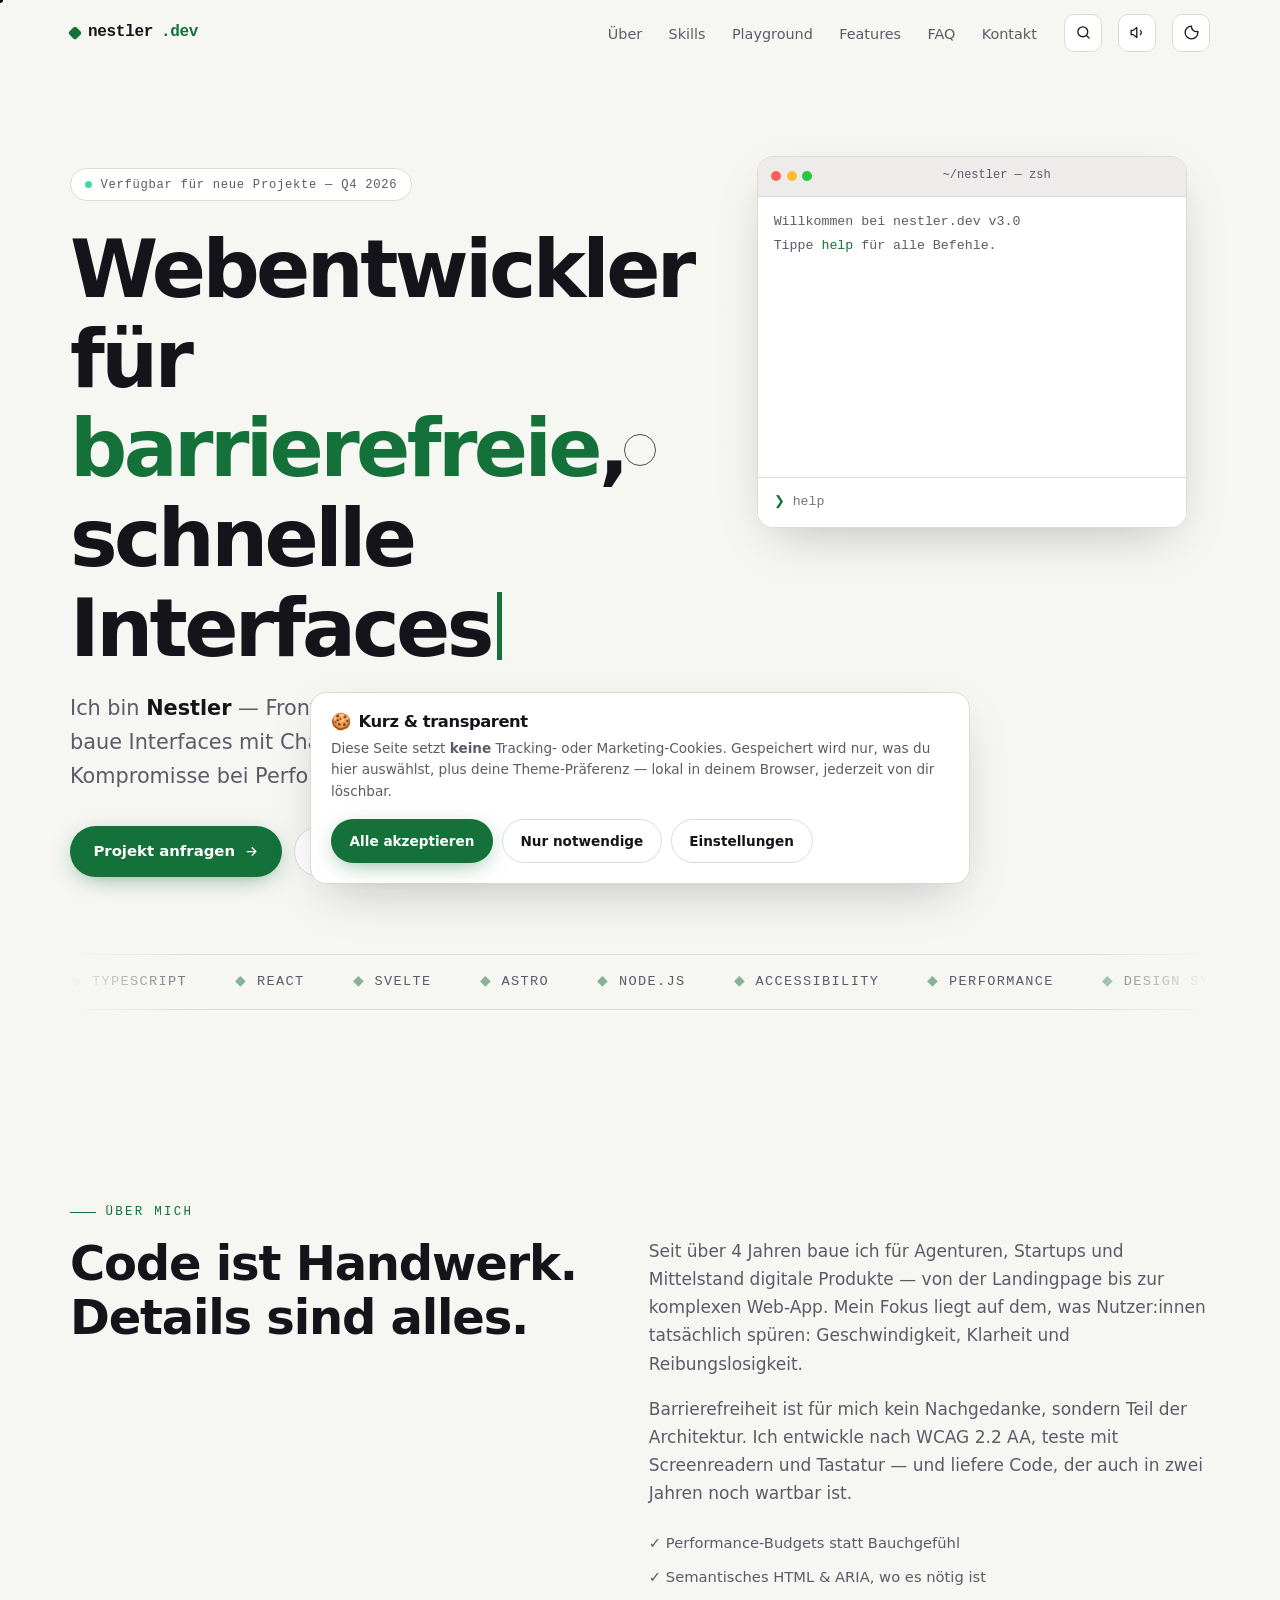
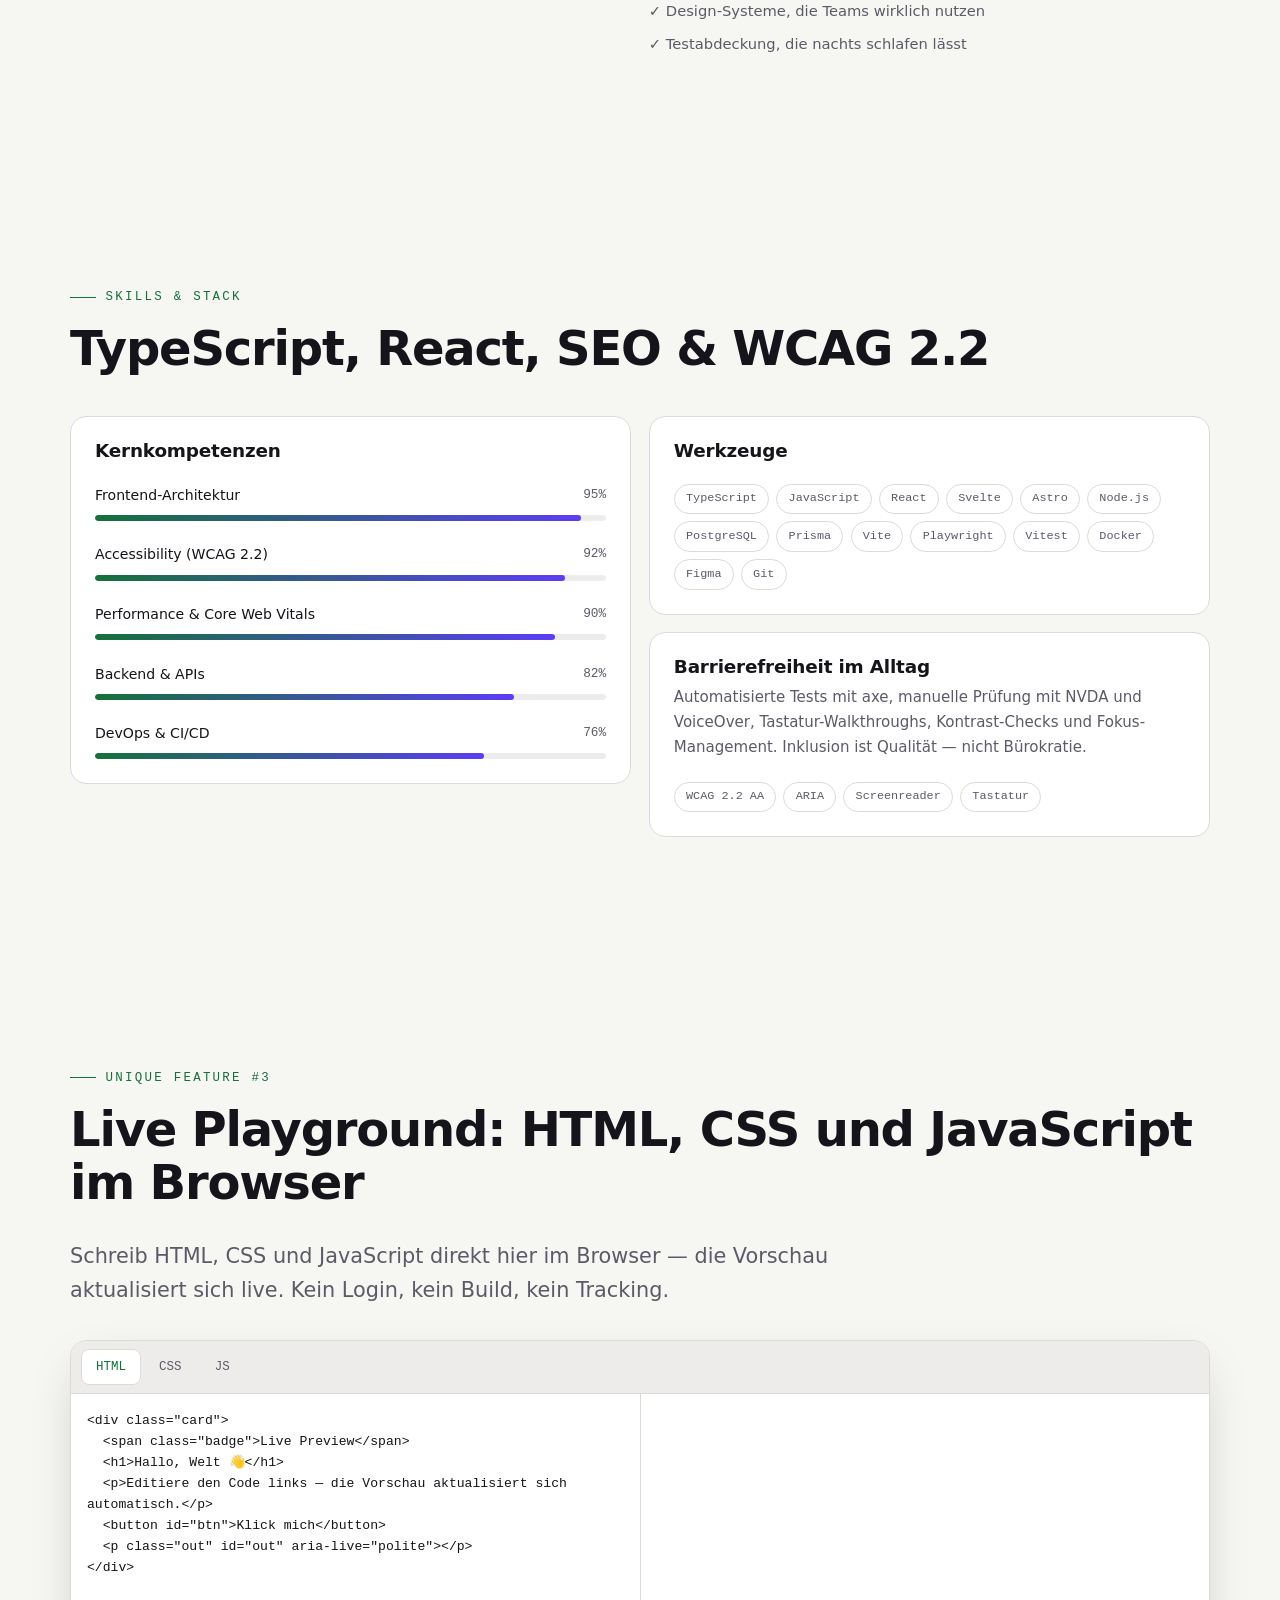
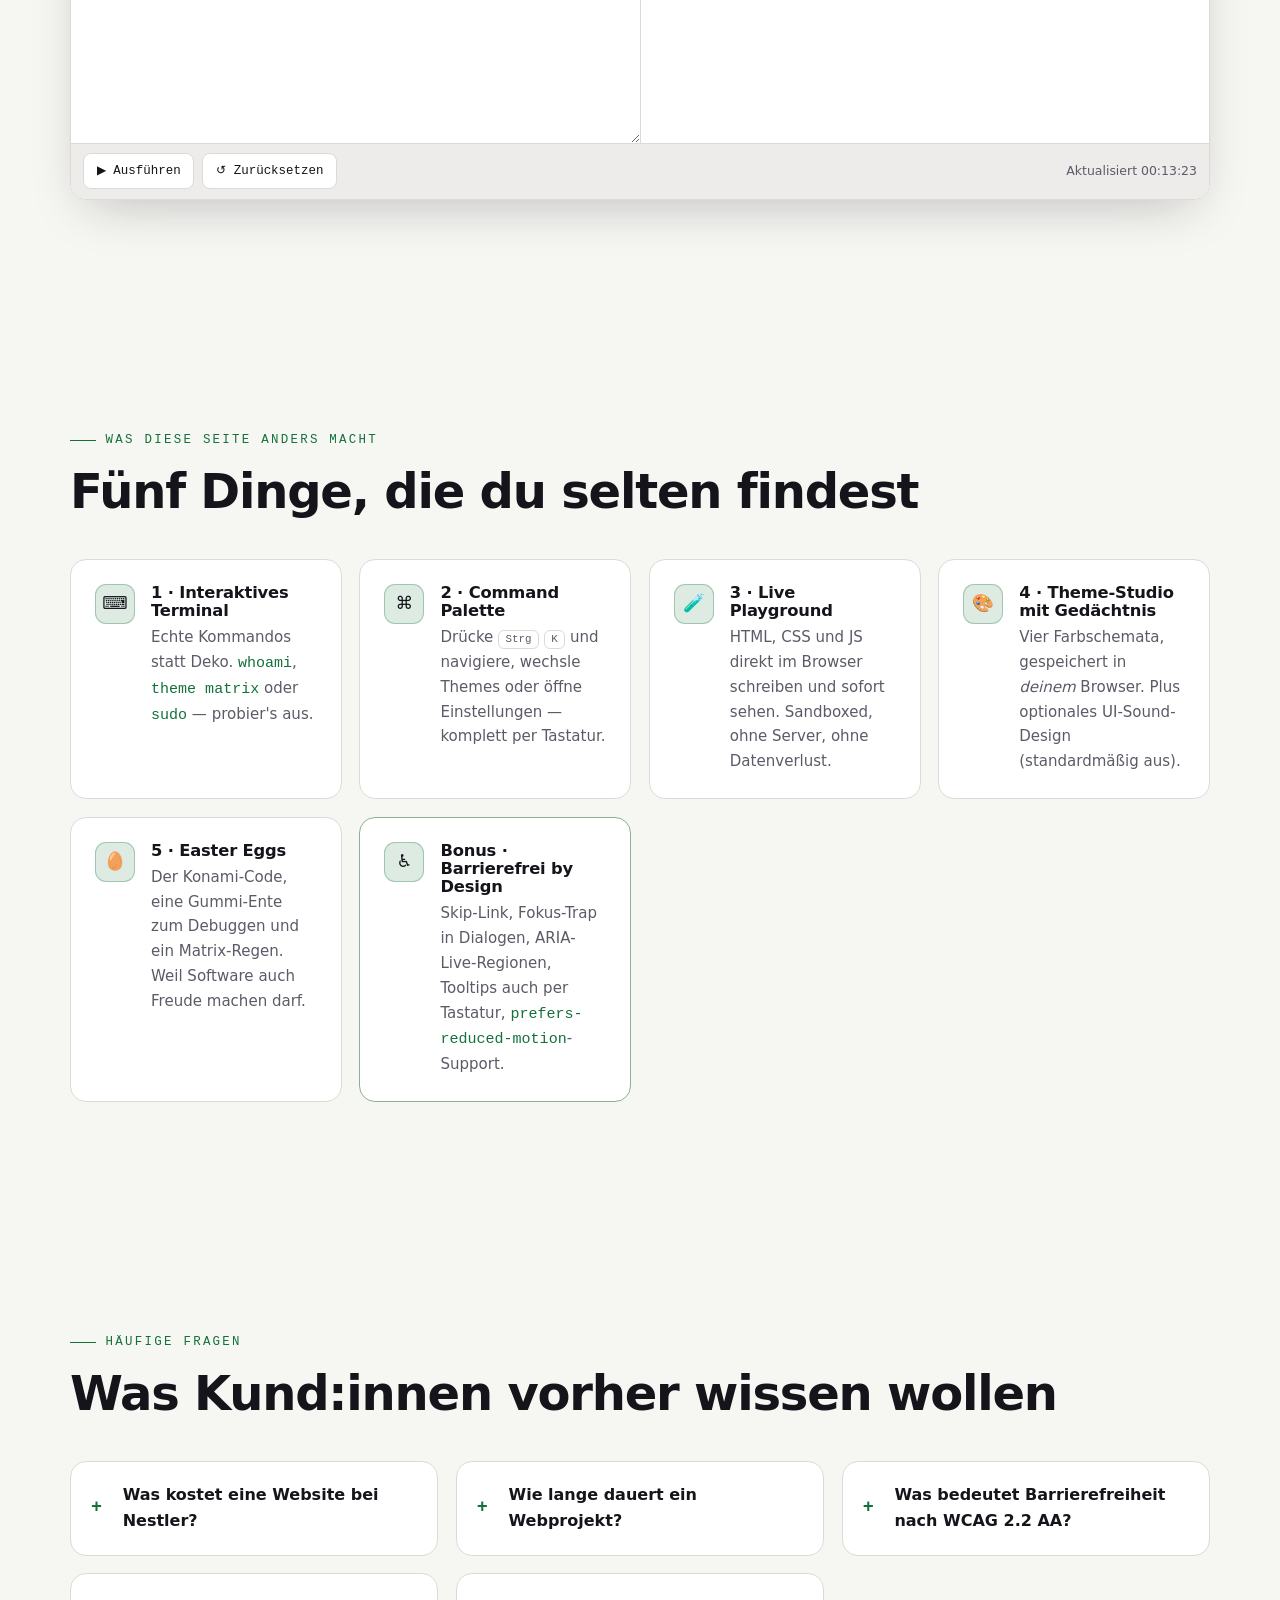
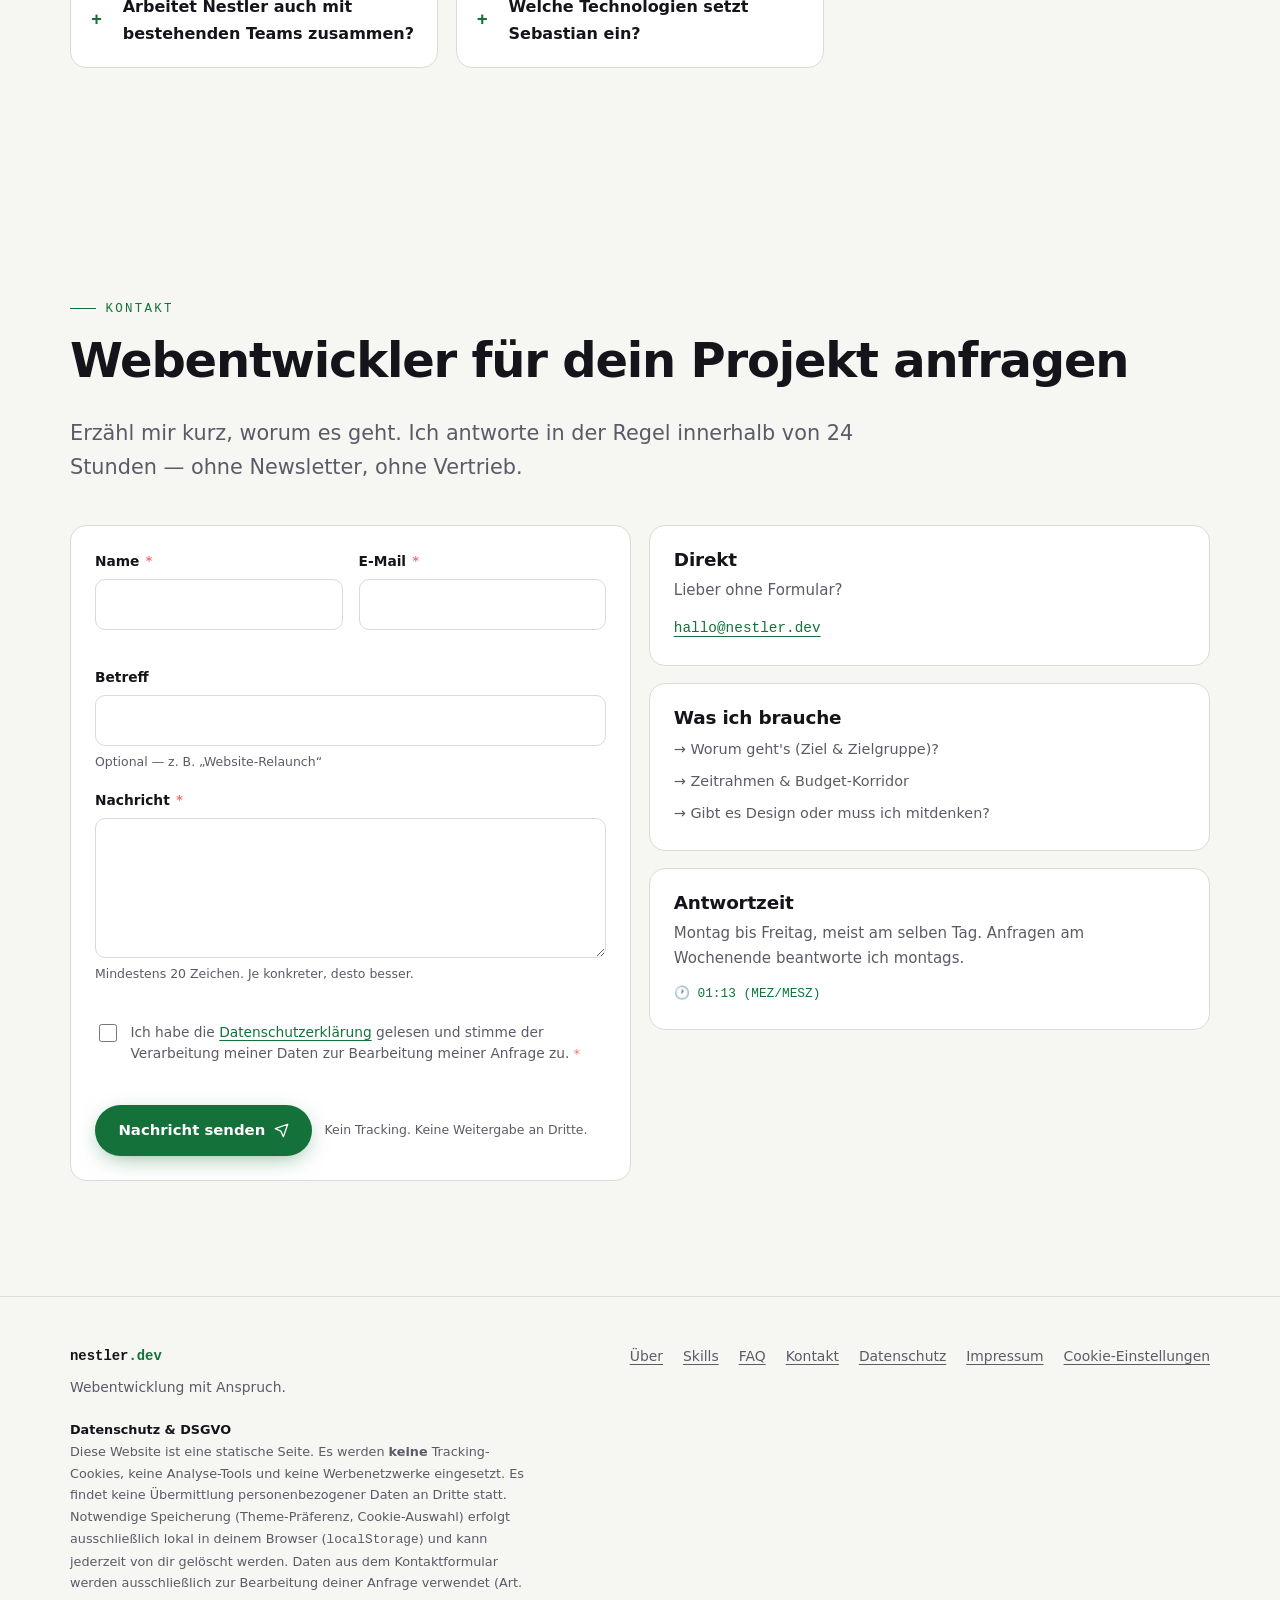
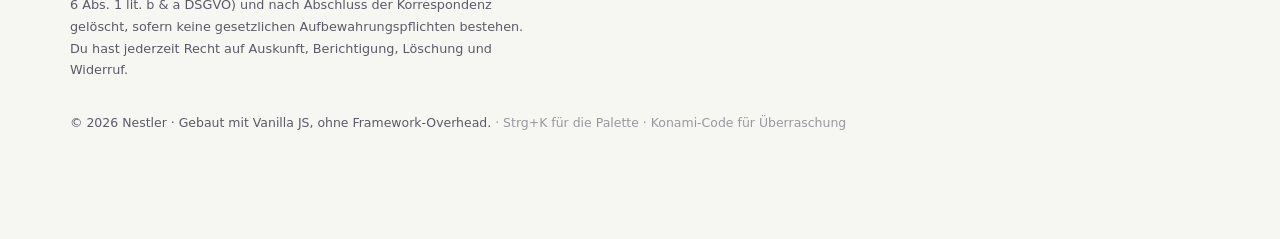
<file: index (1).html>
<!DOCTYPE html>
<html lang="de" data-theme="dark">
<head>
<meta charset="utf-8">
<meta name="viewport" content="width=device-width, initial-scale=1, viewport-fit=cover">

<!-- ===== PRIMARY SEO ===== -->
<title>Sebastian Nestler · Webentwickler für barrierefreie & schnelle Interfaces</title>
<meta name="description" content="Sebastian Nestler ist Webentwickler für schnelle, barrierefreie Interfaces mit Charakter. Frontend, Full-Stack, WCAG 2.2 AA. Freelance in Deutschland — Antwort in 24 h.">
<link rel="canonical" href="https://nestler.dev/">
<meta name="robots" content="index, follow, max-image-preview:large, max-snippet:-1, max-video-preview:-1">
<meta name="googlebot" content="index, follow">
<meta name="author" content="Sebastian Friedrich Nestler">
<meta name="publisher" content="Sebastian Friedrich Nestler">
<meta name="keywords" content="Webentwickler, Frontend Entwickler, Barrierefreiheit, WCAG, Freelance Developer, Deutschland, TypeScript, React, Performance">
<meta name="language" content="de">
<meta name="geo.region" content="DE">
<meta name="geo.placename" content="Deutschland">

<!-- ===== OPEN GRAPH ===== -->
<meta property="og:type" content="website">
<meta property="og:site_name" content="nestler.dev">
<meta property="og:locale" content="de_DE">
<meta property="og:url" content="https://nestler.dev/">
<meta property="og:title" content="Nestler · Webentwickler für barrierefreie & schnelle Interfaces">
<meta property="og:description" content="Schnelle, barrierefreie Web-Interfaces mit Charakter. Frontend, Full-Stack, WCAG 2.2 AA. Jetzt Projekt anfragen.">
<meta property="og:image" content="https://nestler.dev/og-image.png">
<meta property="og:image:width" content="1200">
<meta property="og:image:height" content="630">
<meta property="og:image:alt" content="Sebastian Nestler – Webentwickler. Terminal-Ansicht mit Code.">

<!-- ===== TWITTER / X ===== -->
<meta name="twitter:card" content="summary_large_image">
<meta name="twitter:site" content="@nestlerdev">
<meta name="twitter:creator" content="@nestlerdev">
<meta name="twitter:title" content="Nestler · Webentwickler für barrierefreie & schnelle Interfaces">
<meta name="twitter:description" content="Schnelle, barrierefreie Web-Interfaces mit Charakter. WCAG 2.2 AA · Performance · Freelance.">
<meta name="twitter:image" content="https://nestler.dev/og-image.png">

<!-- ===== ICONS & PWA ===== -->
<meta name="color-scheme" content="dark light">
<meta name="theme-color" content="#0a0a0b" media="(prefers-color-scheme: dark)">
<meta name="theme-color" content="#f6f6f3" media="(prefers-color-scheme: light)">
<link rel="icon" href="data:image/svg+xml,<svg xmlns='http://www.w3.org/2000/svg' viewBox='0 0 100 100'><text y='.9em' font-size='90'>◆</text></svg>">
<link rel="manifest" href="/manifest.webmanifest">

<!-- ===== STRUCTURED DATA ===== -->
<script type="application/ld+json">
{
  "@context": "https://schema.org",
  "@graph": [
    {
      "@type": "Person",
      "@id": "https://nestler.dev/#person",
      "name": "Sebastian Friedrich Nestler",
      "url": "https://nestler.dev/",
      "email": "hallo@nestler.dev",
      "jobTitle": "Webentwickler & Full-Stack Developer",
      "description": "Freelance Webentwickler für barrierefreie, schnelle Interfaces. Spezialisiert auf TypeScript, React, Svelte und WCAG 2.2 AA.",
      "knowsAbout": [
        "Webentwicklung",
        "Frontend-Architektur",
        "Barrierefreiheit",
        "WCAG 2.2",
        "HTML5",
        "React",
        "CSS3",
        "JavaScript",
        "Node.js",
        "Core Web Vitals"
      ],
      "sameAs": [
        "https://github.com/Basty-devel",
        "https://www.linkedin.com/in/nestler",
        "https://twitter.com/nestlerdev"
      ]
    },
    {
      "@type": "WebSite",
      "@id": "https://nestler.dev/#website",
      "url": "https://nestler.dev/",
      "name": "nestler.dev",
      "inLanguage": "de-DE",
      "publisher": { "@id": "https://nestler.dev/#person" },
      "potentialAction": {
        "@type": "SearchAction",
        "target": "https://nestler.dev/?q={search_term_string}",
        "query-input": "required name=search_term_string"
      }
    },
    {
      "@type": "ProfessionalService",
      "@id": "https://nestler.dev/#service",
      "name": "Nestler Webentwicklung",
      "url": "https://nestler.dev/",
      "image": "https://nestler.dev/og-image.png",
      "description": "Freelance Webentwicklung: barrierefreie Frontends, Design-Systeme, Web-Apps und Performancesoptimierung.",
      "provider": { "@id": "https://nestler.dev/#person" },
      "areaServed": {
        "@type": "Country",
        "name": "Deutschland"
      },
      "serviceType": [
        "Webentwicklung",
        "Frontend-Entwicklung",
        "Barrierefreiheits-Audit",
        "Performance-Optimierung",
        "Design-System-Entwicklung"
      ],
      "priceRange": "€€"
    },
    {
      "@type": "BreadcrumbList",
      "@id": "https://nestler.dev/#breadcrumb",
      "itemListElement": [
        { "@type": "ListItem", "position": 1, "name": "Startseite", "item": "https://nestler.dev/#top" },
        { "@type": "ListItem", "position": 2, "name": "Über", "item": "https://nestler.dev/#about" },
        { "@type": "ListItem", "position": 3, "name": "Kontakt", "item": "https://nestler.dev/#contact" }
      ]
    },
    {
      "@type": "FAQPage",
      "@id": "https://nestler.dev/#faq",
      "mainEntity": [
        {
          "@type": "Question",
          "name": "Was kostet eine Website bei Sebastian?",
          "acceptedAnswer": {
            "@type": "Answer",
            "text": "Projekte starten je nach Umfang bei etwa 3.499 € für eine Landingpage und ab 12.000 € für Web-Apps oder Design-Systeme. Ein Festpreis-Angebot gibt es nach einem kostenlosen Erstgespräch."
          }
        },
        {
          "@type": "Question",
          "name": "Wie lange dauert ein Webprojekt?",
          "acceptedAnswer": {
            "@type": "Answer",
            "text": "Eine Landingpage dauert typischerweise 2–3 Wochen, komplexere Web-Apps oder Design-Systeme 6–12 Wochen. Der genaue Zeitplan wird im Kickoff verbindlich festgelegt."
          }
        },
        {
          "@type": "Question",
          "name": "Was bedeutet Barrierefreiheit nach WCAG 2.2 AA?",
          "acceptedAnswer": {
            "@type": "Answer",
            "text": "WCAG 2.2 AA ist der international anerkannte Standard für barrierefreie Websites. Er stellt sicher, dass Menschen mit Seh-, Hör-, motorischen oder kognitiven Einschränkungen die Seite nutzen können. Nestler entwickelt jede Seite direkt nach diesem Standard."
          }
        },
        {
          "@type": "Question",
          "name": "Arbeitet Sebastian auch mit bestehenden Teams zusammen?",
          "acceptedAnswer": {
            "@type": "Answer",
            "text": "Ja. Neben kompletten Projekten gibt es Unterstützung als Frontend- oder Accessibility-Spezialist für bestehende Teams — stundenweise, tageweise oder als feste Kapazität."
          }
        },
        {
          "@type": "Question",
          "name": "Welche Technologien setzt Sebastian ein?",
          "acceptedAnswer": {
            "@type": "Answer",
            "text": "Hauptsächlich TypeScript, React, Svelte und Astro im Frontend, Node.js und PostgreSQL im Backend. Tools wie Vite, Playwright, Vitest und Docker gehören zum Standard-Setup."
          }
        }
      ]
    }
  ]
}
</script>

<style>
/* ============================================================
   0. TOKENS / THEMES
   ============================================================ */
:root{
  --bg:#0a0a0b;
  --surface:#131317;
  --surface-2:#1b1b21;
  --border:#2a2a33;
  --text:#e9e9ec;
  --muted:#8d8d99;
  --accent:#c6ff3d;
  --accent-ink:#0a0a0b;
  --accent-2:#7c5cff;
  --danger:#ff6b6b;
  --ok:#3ddc97;
  --radius:16px;
  --radius-sm:10px;
  --shadow:0 18px 50px -12px rgba(0,0,0,.75);
  --ring:0 0 0 3px color-mix(in srgb, var(--accent) 55%, transparent);
  --max:1140px;
  --font: ui-sans-serif, system-ui, -apple-system, "Segoe UI", Roboto, Helvetica, Arial, sans-serif;
  --mono: ui-monospace, "SF Mono", "JetBrains Mono", "Fira Code", Menlo, Consolas, monospace;
}
[data-theme="light"]{
  --bg:#f6f6f3;
  --surface:#ffffff;
  --surface-2:#eeeceb;
  --border:#dcdad4;
  --text:#14141a;
  --muted:#5b5b68;
  --accent:#14713a;
  --accent-ink:#ffffff;
  --accent-2:#5b3df5;
  --shadow:0 18px 50px -18px rgba(20,20,26,.28);
}
[data-theme="synth"]{
  --bg:#0d0716;
  --surface:#170d24;
  --surface-2:#211334;
  --border:#3a2359;
  --text:#f4ecff;
  --muted:#a892c9;
  --accent:#ff4fd8;
  --accent-ink:#12001a;
  --accent-2:#33e1ff;
  --shadow:0 18px 60px -12px rgba(255,79,216,.28);
}
[data-theme="matrix"]{
  --bg:#000600;
  --surface:#041004;
  --surface-2:#072007;
  --border:#0f3d0f;
  --text:#c8ffc8;
  --muted:#4f9a4f;
  --accent:#22ff6b;
  --accent-ink:#001100;
  --accent-2:#00d5ff;
  --shadow:0 18px 50px -12px rgba(34,255,107,.25);
}

/* ============================================================
   1. BASE
   ============================================================ */
*,*::before,*::after{box-sizing:border-box}
html{scroll-behavior:smooth;-webkit-text-size-adjust:100%}
@media (prefers-reduced-motion:reduce){
  html{scroll-behavior:auto}
  *,*::before,*::after{animation-duration:.001ms !important;animation-iteration-count:1 !important;transition-duration:.001ms !important}
}
body{
  margin:0;
  background:var(--bg);
  color:var(--text);
  font-family:var(--font);
  font-size:clamp(1rem,.95rem + .25vw,1.0625rem);
  line-height:1.65;
  -webkit-font-smoothing:antialiased;
  overflow-x:hidden;
}
body::before{
  content:"";
  position:fixed;inset:0;pointer-events:none;z-index:1;opacity:.035;
  background-image:url("data:image/svg+xml,%3Csvg xmlns='http://www.w3.org/2000/svg' width='140' height='140'%3E%3Cfilter id='n'%3E%3CfeTurbulence type='fractalNoise' baseFrequency='.85' numOctaves='3'/%3E%3C/filter%3E%3Crect width='100%25' height='100%25' filter='url(%23n)'/%3E%3C/svg%3E");
  mix-blend-mode:overlay;
}
img,svg,canvas{max-width:100%;display:block}
button,input,textarea,select{font:inherit;color:inherit}
a{color:var(--accent);text-underline-offset:.25em}
a:hover{text-decoration-thickness:2px}

:where(a,button,input,textarea,select,summary,[tabindex]):focus-visible{
  outline:2px solid var(--accent);
  outline-offset:3px;
  border-radius:6px;
}

::selection{background:var(--accent);color:var(--accent-ink)}

.sr-only{
  position:absolute!important;width:1px;height:1px;padding:0;margin:-1px;
  overflow:hidden;clip:rect(0 0 0 0);white-space:nowrap;border:0;
}
.skip{
  position:fixed;top:-100px;left:16px;z-index:9999;
  background:var(--accent);color:var(--accent-ink);
  padding:.75rem 1.25rem;border-radius:0 0 var(--radius-sm) var(--radius-sm);
  font-weight:700;text-decoration:none;transition:top .18s ease;
}
.skip:focus{top:0}

/* ============================================================
   2. LAYOUT
   ============================================================ */
.wrap{width:min(100% - 2.5rem,var(--max));margin-inline:auto;position:relative;z-index:2}
section{padding:clamp(4rem,9vw,7.5rem) 0;position:relative}
.eyebrow{
  font-family:var(--mono);font-size:.78rem;letter-spacing:.18em;
  text-transform:uppercase;color:var(--accent);margin:0 0 .9rem;
  display:flex;align-items:center;gap:.6rem;
}
.eyebrow::before{content:"";width:26px;height:1px;background:var(--accent);flex:none}
h1,h2,h3{line-height:1.12;letter-spacing:-.025em;margin:0 0 .6em;font-weight:800}
h2{font-size:clamp(1.9rem,1.3rem + 2.4vw,3rem)}
h3{font-size:1.15rem;letter-spacing:-.01em}
.lede{font-size:clamp(1.05rem,1rem + .5vw,1.3rem);color:var(--muted);max-width:62ch;margin:0}
.hl{color:var(--accent)}

/* ============================================================
   3. PROGRESS + HEADER
   ============================================================ */
#progress{
  position:fixed;top:0;left:0;height:2px;width:0%;
  background:linear-gradient(90deg,var(--accent),var(--accent-2));
  z-index:1000;transition:width .1s linear;
}
header.site{
  position:sticky;top:0;z-index:900;
  backdrop-filter:blur(14px) saturate(1.4);
  background:color-mix(in srgb,var(--bg) 78%,transparent);
  border-bottom:1px solid transparent;
  transition:border-color .25s ease,background .25s ease;
}
header.site.stuck{border-bottom-color:var(--border)}
.nav{
  display:flex;align-items:center;gap:1rem;
  padding:.85rem 0;
}
.brand{
  font-family:var(--mono);font-weight:700;font-size:1rem;
  text-decoration:none;color:var(--text);letter-spacing:-.02em;
  margin-right:auto;display:flex;align-items:center;gap:.5rem;
}
.brand .mark{
  width:10px;height:10px;background:var(--accent);border-radius:2px;
  transform:rotate(45deg);flex:none;
  transition:transform .4s cubic-bezier(.2,.8,.2,1);
}
.brand:hover .mark{transform:rotate(225deg) scale(1.2)}
.nav-links{display:flex;gap:.25rem;align-items:center;list-style:none;margin:0;padding:0}
.nav-links a{
  color:var(--muted);text-decoration:none;font-size:.9rem;font-weight:500;
  padding:.5rem .7rem;border-radius:8px;transition:color .2s,background .2s;
}
.nav-links a:hover{color:var(--text);background:var(--surface-2)}

.icon-btn{
  background:var(--surface);border:1px solid var(--border);color:var(--text);
  width:38px;height:38px;border-radius:10px;display:grid;place-items:center;
  cursor:pointer;transition:transform .18s cubic-bezier(.2,.8,.2,1),border-color .2s,background .2s;
  flex:none;
}
.icon-btn:hover{border-color:var(--accent);background:var(--surface-2);transform:translateY(-2px)}
.icon-btn svg{width:17px;height:17px;stroke:currentColor;fill:none;stroke-width:1.8;stroke-linecap:round;stroke-linejoin:round}
.kbd-hint{
  font-family:var(--mono);font-size:.68rem;color:var(--muted);
  border:1px solid var(--border);border-radius:6px;padding:.15rem .4rem;
}
.menu-toggle{display:none}

@media (max-width:860px){
  .nav-links{
    position:absolute;top:100%;left:0;right:0;
    flex-direction:column;align-items:stretch;
    background:var(--surface);border-bottom:1px solid var(--border);
    padding:.75rem 1.25rem 1.25rem;gap:.15rem;
    display:none;
  }
  .nav-links.open{display:flex}
  .nav-links a{padding:.8rem .6rem;font-size:1rem}
  .menu-toggle{display:grid}
  .kbd-hint{display:none}
}

/* ============================================================
   4. HERO
   ============================================================ */
.hero{padding-top:clamp(3rem,7vw,6rem);padding-bottom:clamp(3rem,6vw,5rem)}
.hero-grid{
  display:grid;grid-template-columns:1.05fr .95fr;gap:clamp(2rem,5vw,4rem);
  align-items:start;
}
@media (max-width:980px){.hero-grid{grid-template-columns:1fr}}
.status{
  display:inline-flex;align-items:center;gap:.55rem;
  font-family:var(--mono);font-size:.76rem;letter-spacing:.06em;
  color:var(--muted);border:1px solid var(--border);border-radius:999px;
  padding:.35rem .85rem;margin-bottom:1.5rem;background:var(--surface);
}
.status .dot{
  width:7px;height:7px;border-radius:50%;background:var(--ok);flex:none;
  box-shadow:0 0 0 0 color-mix(in srgb,var(--ok) 70%,transparent);
  animation:pulse 2.4s infinite;
}
@keyframes pulse{
  0%{box-shadow:0 0 0 0 color-mix(in srgb,var(--ok) 60%,transparent)}
  70%{box-shadow:0 0 0 9px transparent}
  100%{box-shadow:0 0 0 0 transparent}
}
h1.title{
  font-size:clamp(2.5rem,1.4rem + 5.4vw,5rem);
  letter-spacing:-.045em;margin-bottom:1.1rem;
}
h1.title .dev{color:var(--muted);font-weight:400}
.caret{
  display:inline-block;width:.06em;height:.85em;background:var(--accent);
  margin-left:.08em;vertical-align:-.06em;animation:blink 1.05s steps(1) infinite;
}
@keyframes blink{50%{opacity:0}}
.hero-cta{display:flex;flex-wrap:wrap;gap:.75rem;margin-top:2rem}

.btn{
  display:inline-flex;align-items:center;gap:.55rem;
  padding:.78rem 1.4rem;border-radius:999px;font-weight:650;font-size:.93rem;
  text-decoration:none;cursor:pointer;border:1px solid transparent;
  transition:transform .18s cubic-bezier(.2,.8,.2,1),box-shadow .25s,background .2s,color .2s,border-color .2s;
  position:relative;
}
.btn:hover{transform:translateY(-2px)}
.btn:active{transform:translateY(0)}
.btn-primary{background:var(--accent);color:var(--accent-ink);box-shadow:0 6px 24px -8px color-mix(in srgb,var(--accent) 65%,transparent)}
.btn-primary:hover{box-shadow:0 12px 34px -10px color-mix(in srgb,var(--accent) 75%,transparent)}
.btn-ghost{background:var(--surface);border-color:var(--border);color:var(--text)}
.btn-ghost:hover{border-color:var(--accent)}
.btn svg{width:15px;height:15px;stroke:currentColor;fill:none;stroke-width:2;stroke-linecap:round;stroke-linejoin:round}

/* Terminal */
.terminal{
  background:var(--surface);border:1px solid var(--border);border-radius:var(--radius);
  box-shadow:var(--shadow);overflow:hidden;font-family:var(--mono);font-size:.83rem;
}
.term-bar{
  display:flex;align-items:center;gap:.5rem;padding:.6rem .85rem;
  background:var(--surface-2);border-bottom:1px solid var(--border);
}
.term-bar .dots{display:flex;gap:.35rem}
.term-bar .dots i{width:10px;height:10px;border-radius:50%;background:var(--border);display:block}
.term-bar .dots i:nth-child(1){background:#ff5f57}
.term-bar .dots i:nth-child(2){background:#febc2e}
.term-bar .dots i:nth-child(3){background:#28c840}
.term-bar .fname{color:var(--muted);font-size:.75rem;margin-inline:auto}
.term-body{
  padding:.9rem 1rem;height:280px;overflow-y:auto;
  display:flex;flex-direction:column;gap:.15rem;
  scrollbar-width:thin;
}
.term-body::-webkit-scrollbar{width:8px}
.term-body::-webkit-scrollbar-thumb{background:var(--border);border-radius:8px}
.term-line{white-space:pre-wrap;word-break:break-word}
.term-line.cmd{color:var(--text)}
.term-line.cmd::before{content:"❯ ";color:var(--accent)}
.term-line.out{color:var(--muted)}
.term-line.ok{color:var(--ok)}
.term-line.err{color:var(--danger)}
.term-line a{color:var(--accent-2)}
.term-input-row{
  display:flex;align-items:center;gap:.5rem;
  border-top:1px solid var(--border);padding:.6rem 1rem;background:var(--surface);
}
.term-input-row span{color:var(--accent)}
.term-input-row input{
  flex:1;background:transparent;border:0;outline:none;
  font-family:var(--mono);font-size:.83rem;color:var(--text);padding:.25rem 0;
}

/* Marquee */
.marquee{
  margin-top:clamp(3rem,6vw,5rem);
  border-block:1px solid var(--border);padding:1rem 0;
  overflow:hidden;mask-image:linear-gradient(90deg,transparent,#000 12%,#000 88%,transparent);
}
.marquee-track{display:flex;gap:3rem;width:max-content;animation:scroll 32s linear infinite}
.marquee:hover .marquee-track{animation-play-state:paused}
@keyframes scroll{to{transform:translateX(-50%)}}
.marquee-track span{
  font-family:var(--mono);font-size:.85rem;color:var(--muted);
  letter-spacing:.1em;text-transform:uppercase;white-space:nowrap;
}
.marquee-track span::before{content:"◆ ";color:var(--accent);opacity:.5}

/* ============================================================
   5. REVEAL
   ============================================================ */
.reveal{opacity:0;transform:translateY(22px);transition:opacity .7s cubic-bezier(.2,.8,.2,1),transform .7s cubic-bezier(.2,.8,.2,1)}
.reveal.in{opacity:1;transform:none}
@media (prefers-reduced-motion:reduce){.reveal{opacity:1;transform:none}}

/* ============================================================
   6. CARDS / GRIDS
   ============================================================ */
.grid{display:grid;gap:1.1rem}
.grid-2{grid-template-columns:repeat(auto-fit,minmax(280px,1fr))}
.grid-3{grid-template-columns:repeat(auto-fit,minmax(260px,1fr))}

.card{
  background:var(--surface);border:1px solid var(--border);border-radius:var(--radius);
  padding:1.5rem;position:relative;overflow:hidden;
  transition:transform .28s cubic-bezier(.2,.8,.2,1),border-color .28s,box-shadow .28s;
}
.card::after{
  content:"";position:absolute;inset:0;border-radius:inherit;pointer-events:none;
  background:radial-gradient(420px circle at var(--mx,50%) var(--my,0%),color-mix(in srgb,var(--accent) 10%,transparent),transparent 65%);
  opacity:0;transition:opacity .3s;
}
.card:hover{transform:translateY(-4px);border-color:color-mix(in srgb,var(--accent) 45%,var(--border));box-shadow:var(--shadow)}
.card:hover::after{opacity:1}
.card h3{margin-bottom:.45rem}
.card p{color:var(--muted);margin:0;font-size:.94rem}
.card .num{
  font-family:var(--mono);font-size:.72rem;color:var(--accent);
  letter-spacing:.14em;display:block;margin-bottom:.9rem;
}

/* Skills */
.skill{margin-bottom:1.4rem}
.skill:last-child{margin-bottom:0}
.skill-head{display:flex;justify-content:space-between;font-size:.88rem;margin-bottom:.5rem}
.skill-head .pct{font-family:var(--mono);color:var(--muted);font-size:.8rem}
.bar{height:6px;background:var(--surface-2);border-radius:99px;overflow:hidden}
.bar i{
  display:block;height:100%;width:0;border-radius:99px;
  background:linear-gradient(90deg,var(--accent),var(--accent-2));
  transition:width 1.1s cubic-bezier(.2,.8,.2,1);
}
.tags{display:flex;flex-wrap:wrap;gap:.45rem;margin-top:1.4rem}
.tag{
  font-family:var(--mono);font-size:.74rem;color:var(--muted);
  border:1px solid var(--border);border-radius:999px;padding:.28rem .7rem;
  transition:color .2s,border-color .2s,transform .2s;
}
.tag:hover{color:var(--accent);border-color:var(--accent);transform:translateY(-2px)}

/* ============================================================
   7. PLAYGROUND
   ============================================================ */
.playground{
  border:1px solid var(--border);border-radius:var(--radius);overflow:hidden;
  background:var(--surface);box-shadow:var(--shadow);
}
.pg-tabs{display:flex;gap:.25rem;padding:.55rem .65rem;background:var(--surface-2);border-bottom:1px solid var(--border);flex-wrap:wrap}
.pg-tab{
  background:transparent;border:1px solid transparent;color:var(--muted);
  padding:.4rem .85rem;border-radius:8px;cursor:pointer;font-family:var(--mono);
  font-size:.78rem;transition:all .2s;
}
.pg-tab[aria-selected="true"]{background:var(--surface);border-color:var(--border);color:var(--accent)}
.pg-tab:hover:not([aria-selected="true"]){color:var(--text)}
.pg-split{display:grid;grid-template-columns:1fr 1fr;min-height:340px}
@media (max-width:820px){.pg-split{grid-template-columns:1fr}}
.pg-pane{position:relative;min-height:340px}
.pg-pane + .pg-pane{border-left:1px solid var(--border)}
@media (max-width:820px){.pg-pane + .pg-pane{border-left:0;border-top:1px solid var(--border)}}
.pg-pane textarea{
  width:100%;height:100%;min-height:340px;resize:vertical;
  background:transparent;border:0;outline:none;padding:1rem;
  font-family:var(--mono);font-size:.82rem;line-height:1.6;color:var(--text);
  tab-size:2;
}
.pg-pane iframe{width:100%;height:100%;min-height:340px;border:0;background:#fff}
.pg-pane[hidden]{display:none}
.pg-actions{display:flex;gap:.5rem;align-items:center;padding:.6rem .75rem;border-top:1px solid var(--border);background:var(--surface-2);flex-wrap:wrap}
.pg-actions .spacer{margin-left:auto}
.mini{
  background:var(--surface);border:1px solid var(--border);color:var(--text);
  padding:.42rem .8rem;border-radius:8px;font-size:.78rem;cursor:pointer;
  font-family:var(--mono);transition:all .2s;
}
.mini:hover{border-color:var(--accent);color:var(--accent)}

/* ============================================================
   8. FEATURES
   ============================================================ */
.feature{display:flex;gap:1rem;align-items:flex-start}
.feature .ico{
  width:40px;height:40px;flex:none;border-radius:11px;display:grid;place-items:center;
  background:color-mix(in srgb,var(--accent) 14%,transparent);
  border:1px solid color-mix(in srgb,var(--accent) 30%,transparent);
  font-size:1.1rem;
}
.feature h3{margin-bottom:.3rem;font-size:1.02rem}

/* ============================================================
   9. FAQ
   ============================================================ */
details.card summary{
  list-style:none;
  display:flex;align-items:center;gap:.6rem;
}
details.card summary::-webkit-details-marker{display:none}
details.card summary::before{
  content:"+";
  font-family:var(--mono);font-weight:700;color:var(--accent);
  font-size:1.15rem;width:1.2em;flex:none;
  transition:transform .25s cubic-bezier(.2,.8,.2,1);
}
details.card[open] summary::before{transform:rotate(45deg)}
details.card[open]{border-color:color-mix(in srgb,var(--accent) 40%,var(--border))}

/* ============================================================
   10. FORM
   ============================================================ */
.form-grid{display:grid;grid-template-columns:1fr 1fr;gap:1rem}
@media (max-width:640px){.form-grid{grid-template-columns:1fr}}
.field{display:flex;flex-direction:column;gap:.4rem}
.field.full{grid-column:1/-1}
label{font-size:.86rem;font-weight:600;display:flex;align-items:center;gap:.4rem}
label .req{color:var(--danger);font-size:.9em}
.field input,.field textarea{
  background:var(--surface);border:1px solid var(--border);border-radius:var(--radius-sm);
  padding:.75rem .9rem;font-size:.94rem;transition:border-color .2s,box-shadow .2s;
  width:100%;
}
.field textarea{min-height:140px;resize:vertical;font-family:inherit}
.field input:hover,.field textarea:hover{border-color:color-mix(in srgb,var(--accent) 40%,var(--border))}
.field input:focus,.field textarea:focus{outline:none;border-color:var(--accent);box-shadow:var(--ring)}
.field input[aria-invalid="true"],.field textarea[aria-invalid="true"]{border-color:var(--danger)}
.err{color:var(--danger);font-size:.8rem;min-height:1.1em;font-weight:500}
.hint{color:var(--muted);font-size:.78rem}
.check{
  display:flex;gap:.65rem;align-items:flex-start;
  font-size:.86rem;font-weight:400;line-height:1.55;color:var(--muted);
}
.check input{width:18px;height:18px;flex:none;margin-top:.18rem;accent-color:var(--accent)}
.hp{position:absolute!important;left:-9999px!important;opacity:0;pointer-events:none}
.form-status{
  padding:.85rem 1rem;border-radius:var(--radius-sm);font-size:.9rem;
  border:1px solid var(--border);background:var(--surface-2);display:none;
}
.form-status.show{display:block}
.form-status.ok{border-color:color-mix(in srgb,var(--ok) 50%,transparent);color:var(--ok)}
.form-status.bad{border-color:color-mix(in srgb,var(--danger) 50%,transparent);color:var(--danger)}

/* ============================================================
   11. TOOLTIP
   ============================================================ */
.tooltip{
  position:fixed;top:0;left:0;z-index:2000;pointer-events:none;
  background:var(--text);color:var(--bg);
  font-size:.78rem;font-weight:600;line-height:1.35;
  padding:.42rem .7rem;border-radius:8px;max-width:260px;
  opacity:0;transform:translate(-9999px,-9999px);transition:opacity .16s ease;
  box-shadow:0 8px 22px -8px rgba(0,0,0,.6);
}
.tooltip.visible{opacity:1}
.tooltip::after{
  content:"";position:absolute;top:100%;left:50%;transform:translateX(-50%);
  border:5px solid transparent;border-top-color:var(--text);
}
.tooltip.below::after{top:auto;bottom:100%;border-top-color:transparent;border-bottom-color:var(--text)}

/* ============================================================
   12. COMMAND PALETTE
   ============================================================ */
.overlay{
  position:fixed;inset:0;z-index:1500;
  background:color-mix(in srgb,var(--bg) 72%,transparent);
  backdrop-filter:blur(6px);
  display:grid;place-items:start center;padding-top:12vh;
}
.overlay[hidden]{display:none}
.palette{
  width:min(100% - 2rem,600px);background:var(--surface);
  border:1px solid var(--border);border-radius:var(--radius);
  box-shadow:var(--shadow);overflow:hidden;
  animation:pop .18s cubic-bezier(.2,.8,.2,1);
}
@keyframes pop{from{opacity:0;transform:translateY(-10px) scale(.98)}}
.palette input{
  width:100%;background:transparent;border:0;outline:none;
  padding:1.1rem 1.25rem;font-size:1rem;border-bottom:1px solid var(--border);
}
.palette ul{list-style:none;margin:0;padding:.5rem;max-height:min(52vh,420px);overflow-y:auto}
.palette li button{
  width:100%;display:flex;align-items:center;gap:.85rem;
  background:transparent;border:0;text-align:left;padding:.7rem .8rem;
  border-radius:10px;cursor:pointer;color:var(--text);font-size:.92rem;
}
.palette li button .k{margin-left:auto;font-family:var(--mono);font-size:.7rem;color:var(--muted)}
.palette li button .ic{font-size:1rem;width:1.3em;text-align:center;flex:none}
.palette li button[aria-selected="true"],.palette li button:hover{background:var(--surface-2)}
.palette li button[aria-selected="true"]{box-shadow:inset 2px 0 0 var(--accent)}
.palette .empty{padding:2rem;text-align:center;color:var(--muted);font-size:.9rem}

/* ============================================================
   13. COOKIE BANNER
   ============================================================ */
.cookie{
  position:fixed;left:50%;bottom:1rem;transform:translateX(-50%);
  width:min(100% - 2rem,660px);z-index:1600;
  background:var(--surface);border:1px solid var(--border);
  border-radius:var(--radius);box-shadow:var(--shadow);padding:1.25rem;
  animation:slideUp .35s cubic-bezier(.2,.8,.2,1);
}
@keyframes slideUp{from{opacity:0;transform:translate(-50%,24px)}}
.cookie[hidden]{display:none}
.cookie h2{font-size:1.02rem;margin-bottom:.4rem;display:flex;align-items:center;gap:.5rem}
.cookie p{font-size:.85rem;color:var(--muted);margin:0 0 1rem;line-height:1.6}
.cookie-actions{display:flex;gap:.55rem;flex-wrap:wrap}
.cookie-actions .btn{padding:.62rem 1.1rem;font-size:.85rem}
.cookie-prefs{border-top:1px solid var(--border);margin-top:1rem;padding-top:1rem;display:none}
.cookie-prefs.open{display:block}
.pref{display:flex;gap:.8rem;align-items:flex-start;padding:.6rem 0;font-size:.85rem}
.pref input{width:18px;height:18px;accent-color:var(--accent);margin-top:.2rem;flex:none}
.pref strong{display:block;font-size:.88rem}
.pref span{color:var(--muted);font-size:.8rem}

/* ============================================================
   14. MATRIX CANVAS + PARTY
   ============================================================ */
#matrix{position:fixed;inset:0;z-index:1400;pointer-events:none;opacity:0;transition:opacity .4s}
#matrix.on{opacity:.85}
html.party{animation:party 1.2s linear infinite}
@keyframes party{to{filter:hue-rotate(360deg)}}

/* ============================================================
   15. CURSOR
   ============================================================ */
.cursor-dot,.cursor-ring{
  position:fixed;top:0;left:0;pointer-events:none;z-index:1800;
  border-radius:50%;mix-blend-mode:difference;
}
.cursor-dot{width:6px;height:6px;background:#fff;transform:translate(-50%,-50%)}
.cursor-ring{
  width:32px;height:32px;border:1.5px solid rgba(255,255,255,.7);
  transform:translate(-50%,-50%);
  transition:width .22s cubic-bezier(.2,.8,.2,1),height .22s cubic-bezier(.2,.8,.2,1),border-color .22s,background .22s;
}
.cursor-ring.hot{width:52px;height:52px;background:rgba(255,255,255,.12);border-color:transparent}
@media (hover:none),(pointer:coarse){.cursor-dot,.cursor-ring{display:none}}

/* ============================================================
   16. FOOTER
   ============================================================ */
footer.site{
  border-top:1px solid var(--border);padding:3rem 0 6rem;
  font-size:.87rem;color:var(--muted);
}
.foot-grid{display:flex;justify-content:space-between;gap:2rem;flex-wrap:wrap;align-items:flex-start}
.foot-links{display:flex;gap:1.25rem;flex-wrap:wrap;list-style:none;margin:0;padding:0}
.foot-links button{
  background:none;border:0;padding:0;color:var(--muted);cursor:pointer;
  text-decoration:underline;text-underline-offset:.25em;font-size:inherit;
}
.foot-links button:hover,.foot-links a:hover{color:var(--accent)}
.foot-links a{color:var(--muted)}
.legal{max-width:56ch;line-height:1.7;margin-top:1.25rem;font-size:.8rem}
</style>
</head>
<body>

<a class="skip" href="#main">Zum Hauptinhalt springen</a>
<div id="progress" role="presentation"></div>

<!-- ===================== HEADER ===================== -->
<header class="site" id="site-header">
  <div class="wrap">
    <nav class="nav" aria-label="Hauptnavigation">
      <a href="#top" class="brand" aria-label="Sebastian Friedrich Nestler — zur Startseite">
        <span class="mark" aria-hidden="true"></span>nestler<span style="color:var(--accent)">.dev</span>
      </a>

      <ul class="nav-links" id="nav-links">
        <li><a href="#about">Über</a></li>
        <li><a href="#skills">Skills</a></li>
        <li><a href="#playground">Playground</a></li>
        <li><a href="#features">Features</a></li>
        <li><a href="#faq">FAQ</a></li>
        <li><a href="#contact">Kontakt</a></li>
      </ul>

      <button class="icon-btn" id="palette-open" data-tip="Befehlspalette öffnen — Strg/⌘ + K" aria-label="Befehlspalette öffnen">
        <svg viewBox="0 0 24 24" aria-hidden="true"><circle cx="11" cy="11" r="7"/><path d="m20 20-3.5-3.5"/></svg>
      </button>

      <button class="icon-btn" id="sound-toggle" aria-pressed="false" data-tip="UI-Sounds an/aus (standardmäßig aus)" aria-label="UI-Sounds umschalten">
        <svg viewBox="0 0 24 24" aria-hidden="true" id="sound-icon"><path d="M11 5 6 9H3v6h3l5 4V5Z"/><path d="M16 9a4 4 0 0 1 0 6"/></svg>
      </button>

      <button class="icon-btn" id="theme-toggle" data-tip="Farbschema wechseln" aria-label="Farbschema wechseln">
        <svg viewBox="0 0 24 24" aria-hidden="true"><path d="M12 3a9 9 0 1 0 9 9c0-.5-.04-1-.1-1.5A7 7 0 0 1 12 3Z"/></svg>
      </button>

      <button class="icon-btn menu-toggle" id="menu-toggle" aria-expanded="false" aria-controls="nav-links" aria-label="Menü öffnen">
        <svg viewBox="0 0 24 24" aria-hidden="true"><path d="M3 6h18M3 12h18M3 18h18"/></svg>
      </button>
    </nav>
  </div>
</header>

<main id="main">

<!-- ===================== HERO ===================== -->
<section class="hero" id="top">
  <div class="wrap">
    <div class="hero-grid">
      <div>
        <p class="status"><span class="dot" aria-hidden="true"></span> Verfügbar für neue Projekte — Q4 2026</p>

        <h1 class="title">
          Webentwickler für <span class="hl">barrierefreie</span>,<br>
          schnelle Interfaces<span class="caret" aria-hidden="true"></span>
        </h1>

        <p class="lede">
          Ich bin <strong style="color:var(--text)">Nestler</strong> — Frontend- &amp; Full-Stack-Entwickler.
          Ich baue Interfaces mit Charakter. Kein Template-Look,
          keine Kompromisse bei Performance und A11y.
        </p>

        <div class="hero-cta">
          <a href="#contact" class="btn btn-primary" data-tip="Springt direkt zum Kontaktformular">
            Projekt anfragen
            <svg viewBox="0 0 24 24" aria-hidden="true"><path d="M5 12h14M13 6l6 6-6 6"/></svg>
          </a>
          <a href="#playground" class="btn btn-ghost" data-tip="Live-Code-Editor im Browser">
            <svg viewBox="0 0 24 24" aria-hidden="true"><path d="m8 6-6 6 6 6M16 6l6 6-6 6"/></svg>
            Playground öffnen
          </a>
          <button class="btn btn-ghost" id="hero-terminal-focus" data-tip="Fokussiert das interaktive Terminal">
            <svg viewBox="0 0 24 24" aria-hidden="true"><path d="m4 17 6-5-6-5M12 19h8"/></svg>
            Terminal
          </button>
        </div>
      </div>

      <!-- Terminal: Unique Feature #1 -->
      <div class="terminal" aria-labelledby="term-title">
        <div class="term-bar">
          <span class="dots" aria-hidden="true"><i></i><i></i><i></i></span>
          <span class="fname" id="term-title">~/nestler — zsh</span>
        </div>
        <div class="term-body" id="term-output" role="log" aria-live="polite" aria-label="Terminal-Ausgabe" tabindex="0">
          <div class="term-line out">Willkommen bei nestler.dev v3.0</div>
          <div class="term-line out">Tippe <span style="color:var(--accent)">help</span> für alle Befehle.</div>
        </div>
        <div class="term-input-row">
          <span aria-hidden="true">❯</span>
          <label class="sr-only" for="term-input">Terminal-Befehl eingeben</label>
          <input id="term-input" type="text" autocomplete="off" spellcheck="false"
                 placeholder="help" aria-describedby="term-help">
          <span id="term-help" class="sr-only">Gib einen Befehl ein und drücke Enter. Tippe „help“ für eine Liste.</span>
        </div>
      </div>
    </div>

    <div class="marquee" aria-hidden="true">
      <div class="marquee-track" id="marquee"></div>
    </div>
  </div>
</section>

<!-- ===================== ABOUT ===================== -->
<section id="about">
  <div class="wrap">
    <p class="eyebrow reveal">Über mich</p>
    <div class="grid grid-2" style="align-items:start">
      <div class="reveal">
        <h2>Code ist Handwerk.<br>Details sind alles.</h2>
      </div>
      <div class="reveal">
        <p style="color:var(--muted);margin-top:0">
          Seit über 4 Jahren baue ich für Agenturen, Startups und Mittelstand
          digitale Produkte — von der Landingpage bis zur komplexen Web-App.
          Mein Fokus liegt auf dem, was Nutzer:innen tatsächlich spüren:
          Geschwindigkeit, Klarheit und Reibungslosigkeit.
        </p>
        <p style="color:var(--muted)">
          Barrierefreiheit ist für mich kein Nachgedanke, sondern Teil der Architektur.
          Ich entwickle nach WCAG 2.2 AA, teste mit Screenreadern und
          Tastatur — und liefere Code, der auch in zwei Jahren noch wartbar ist.
        </p>
        <ul style="list-style:none;padding:0;margin:1.5rem 0 0;display:grid;gap:.6rem;color:var(--muted);font-size:.92rem">
          <li>✓ Performance-Budgets statt Bauchgefühl</li>
          <li>✓ Semantisches HTML &amp; ARIA, wo es nötig ist</li>
          <li>✓ Design-Systeme, die Teams wirklich nutzen</li>
          <li>✓ Testabdeckung, die nachts schlafen lässt</li>
        </ul>
      </div>
    </div>
  </div>
</section>

<!-- ===================== SKILLS ===================== -->
<section id="skills">
  <div class="wrap">
    <p class="eyebrow reveal">Skills &amp; Stack</p>
    <h2 class="reveal">TypeScript, React, SEO &amp; WCAG 2.2</h2>

    <div class="grid grid-2" style="margin-top:2.5rem;align-items:start">
      <div class="card reveal" id="skill-card">
        <h3 style="margin-bottom:1.4rem">Kernkompetenzen</h3>
        <div class="skill">
          <div class="skill-head"><span>Frontend-Architektur</span><span class="pct">95%</span></div>
          <div class="bar"><i data-w="95"></i></div>
        </div>
        <div class="skill">
          <div class="skill-head"><span>Accessibility (WCAG 2.2)</span><span class="pct">92%</span></div>
          <div class="bar"><i data-w="92"></i></div>
        </div>
        <div class="skill">
          <div class="skill-head"><span>Performance &amp; Core Web Vitals</span><span class="pct">90%</span></div>
          <div class="bar"><i data-w="90"></i></div>
        </div>
        <div class="skill">
          <div class="skill-head"><span>Backend &amp; APIs</span><span class="pct">82%</span></div>
          <div class="bar"><i data-w="82"></i></div>
        </div>
        <div class="skill">
          <div class="skill-head"><span>DevOps &amp; CI/CD</span><span class="pct">76%</span></div>
          <div class="bar"><i data-w="76"></i></div>
        </div>
      </div>

      <div class="reveal">
        <div class="card" style="margin-bottom:1.1rem">
          <h3>Werkzeuge</h3>
          <div class="tags">
            <span class="tag">TypeScript</span><span class="tag">JavaScript</span>
            <span class="tag">React</span><span class="tag">Svelte</span>
            <span class="tag">Astro</span><span class="tag">Node.js</span>
            <span class="tag">PostgreSQL</span><span class="tag">Prisma</span>
            <span class="tag">Vite</span><span class="tag">Playwright</span>
            <span class="tag">Vitest</span><span class="tag">Docker</span>
            <span class="tag">Figma</span><span class="tag">Git</span>
          </div>
        </div>
        <div class="card">
          <h3>Barrierefreiheit im Alltag</h3>
          <p>
            Automatisierte Tests mit axe, manuelle Prüfung mit NVDA und VoiceOver,
            Tastatur-Walkthroughs, Kontrast-Checks und Fokus-Management.
            Inklusion ist Qualität — nicht Bürokratie.
          </p>
          <div class="tags">
            <span class="tag">WCAG 2.2 AA</span><span class="tag">ARIA</span>
            <span class="tag">Screenreader</span><span class="tag">Tastatur</span>
          </div>
        </div>
      </div>
    </div>
  </div>
</section>

<!-- ===================== PLAYGROUND ===================== -->
<section id="playground">
  <div class="wrap">
    <p class="eyebrow reveal">Unique Feature #3</p>
    <h2 class="reveal">Live Playground: HTML, CSS und JavaScript im Browser</h2>
    <p class="lede reveal" style="margin-bottom:2rem">
      Schreib HTML, CSS und JavaScript direkt hier im Browser — die Vorschau
      aktualisiert sich live. Kein Login, kein Build, kein Tracking.
    </p>

    <div class="playground reveal">
      <div class="pg-tabs" role="tablist" aria-label="Code-Bereiche">
        <button class="pg-tab" role="tab" id="tab-html" aria-controls="pane-html" aria-selected="true">HTML</button>
        <button class="pg-tab" role="tab" id="tab-css" aria-controls="pane-css" aria-selected="false" tabindex="-1">CSS</button>
        <button class="pg-tab" role="tab" id="tab-js" aria-controls="pane-js" aria-selected="false" tabindex="-1">JS</button>
      </div>

      <div class="pg-split">
        <div class="pg-pane" id="pane-html" role="tabpanel" aria-labelledby="tab-html" tabindex="0">
          <label class="sr-only" for="code-html">HTML-Code</label>
          <textarea id="code-html" spellcheck="false"></textarea>
        </div>
        <div class="pg-pane" id="pane-css" role="tabpanel" aria-labelledby="tab-css" tabindex="0" hidden>
          <label class="sr-only" for="code-css">CSS-Code</label>
          <textarea id="code-css" spellcheck="false"></textarea>
        </div>
        <div class="pg-pane" id="pane-js" role="tabpanel" aria-labelledby="tab-js" tabindex="0" hidden>
          <label class="sr-only" for="code-js">JavaScript-Code</label>
          <textarea id="code-js" spellcheck="false"></textarea>
        </div>
        <div class="pg-pane">
          <iframe id="pg-preview" title="Live-Vorschau des Playground-Codes"
                  sandbox="allow-scripts allow-modals"></iframe>
        </div>
      </div>

      <div class="pg-actions">
        <button class="mini" id="pg-run" data-tip="Vorschau sofort neu rendern">▶ Ausführen</button>
        <button class="mini" id="pg-reset" data-tip="Zurück zum Beispiel-Code">↺ Zurücksetzen</button>
        <span class="spacer"></span>
        <span class="hint" id="pg-status" role="status" aria-live="polite">Bereit</span>
      </div>
    </div>
  </div>
</section>

<!-- ===================== FEATURES ===================== -->
<section id="features">
  <div class="wrap">
    <p class="eyebrow reveal">Was diese Seite anders macht</p>
    <h2 class="reveal">Fünf Dinge, die du selten findest</h2>

    <div class="grid grid-3" style="margin-top:2.5rem">
      <div class="card reveal">
        <div class="feature">
          <span class="ico" aria-hidden="true">⌨️</span>
          <div>
            <h3>1 · Interaktives Terminal</h3>
            <p>Echte Kommandos statt Deko. <code style="font-family:var(--mono);color:var(--accent)">whoami</code>,
               <code style="font-family:var(--mono);color:var(--accent)">theme matrix</code> oder
               <code style="font-family:var(--mono);color:var(--accent)">sudo</code> — probier's aus.</p>
          </div>
        </div>
      </div>

      <div class="card reveal">
        <div class="feature">
          <span class="ico" aria-hidden="true">⌘</span>
          <div>
            <h3>2 · Command Palette</h3>
            <p>Drücke <kbd class="kbd-hint">Strg</kbd> <kbd class="kbd-hint">K</kbd> und navigiere,
               wechsle Themes oder öffne Einstellungen — komplett per Tastatur.</p>
          </div>
        </div>
      </div>

      <div class="card reveal">
        <div class="feature">
          <span class="ico" aria-hidden="true">🧪</span>
          <div>
            <h3>3 · Live Playground</h3>
            <p>HTML, CSS und JS direkt im Browser schreiben und sofort sehen.
               Sandboxed, ohne Server, ohne Datenverlust.</p>
          </div>
        </div>
      </div>

      <div class="card reveal">
        <div class="feature">
          <span class="ico" aria-hidden="true">🎨</span>
          <div>
            <h3>4 · Theme-Studio mit Gedächtnis</h3>
            <p>Vier Farbschemata, gespeichert in <em>deinem</em> Browser.
               Plus optionales UI-Sound-Design (standardmäßig aus).</p>
          </div>
        </div>
      </div>

      <div class="card reveal">
        <div class="feature">
          <span class="ico" aria-hidden="true">🥚</span>
          <div>
            <h3>5 · Easter Eggs</h3>
            <p>Der Konami-Code, eine Gummi-Ente zum Debuggen und ein Matrix-Regen.
               Weil Software auch Freude machen darf.</p>
          </div>
        </div>
      </div>

      <div class="card reveal" style="border-color:color-mix(in srgb,var(--accent) 40%,var(--border))">
        <div class="feature">
          <span class="ico" aria-hidden="true">♿</span>
          <div>
            <h3>Bonus · Barrierefrei by Design</h3>
            <p>Skip-Link, Fokus-Trap in Dialogen, ARIA-Live-Regionen, Tooltips auch per Tastatur,
               <code style="font-family:var(--mono);color:var(--accent)">prefers-reduced-motion</code>-Support.</p>
          </div>
        </div>
      </div>
    </div>
  </div>
</section>

<!-- ===================== FAQ ===================== -->
<section id="faq" aria-labelledby="faq-title">
  <div class="wrap">
    <p class="eyebrow reveal">Häufige Fragen</p>
    <h2 id="faq-title" class="reveal">Was Kund:innen vorher wissen wollen</h2>

    <div class="grid grid-2" style="margin-top:2.5rem">
      <details class="card reveal" style="padding:1.25rem">
        <summary style="cursor:pointer;font-weight:650;font-size:1rem">
          Was kostet eine Website bei Nestler?
        </summary>
        <p style="margin-top:.75rem">
          Projekte starten je nach Umfang bei etwa 3.499 € für eine Landingpage
          und ab 12.000 € für Web-Apps oder Design-Systeme. Ein Festpreis-Angebot
          gibt es nach einem kostenlosen Erstgespräch.
        </p>
      </details>

      <details class="card reveal" style="padding:1.25rem">
        <summary style="cursor:pointer;font-weight:650;font-size:1rem">
          Wie lange dauert ein Webprojekt?
        </summary>
        <p style="margin-top:.75rem">
          Eine Landingpage dauert typischerweise 2–3 Wochen, komplexere Web-Apps
          oder Design-Systeme 6–12 Wochen. Der genaue Zeitplan wird im Kickoff
          verbindlich festgelegt.
        </p>
      </details>

      <details class="card reveal" style="padding:1.25rem">
        <summary style="cursor:pointer;font-weight:650;font-size:1rem">
          Was bedeutet Barrierefreiheit nach WCAG 2.2 AA?
        </summary>
        <p style="margin-top:.75rem">
          WCAG 2.2 AA ist der international anerkannte Standard für barrierefreie
          Websites. Er stellt sicher, dass Menschen mit Seh-, Hör-, motorischen oder
          kognitiven Einschränkungen die Seite nutzen können. Nestler entwickelt
          jede Seite direkt nach diesem Standard.
        </p>
      </details>

      <details class="card reveal" style="padding:1.25rem">
        <summary style="cursor:pointer;font-weight:650;font-size:1rem">
          Arbeitet Nestler auch mit bestehenden Teams zusammen?
        </summary>
        <p style="margin-top:.75rem">
          Ja. Neben kompletten Projekten gibt es Unterstützung als Frontend- oder
          Accessibility-Spezialist für bestehende Teams — stundenweise, tageweise
          oder als feste Kapazität.
        </p>
      </details>

      <details class="card reveal" style="padding:1.25rem">
        <summary style="cursor:pointer;font-weight:650;font-size:1rem">
          Welche Technologien setzt Sebastian ein?
        </summary>
        <p style="margin-top:.75rem">
          Hauptsächlich TypeScript, React, Svelte und Astro im Frontend,
          Node.js und PostgreSQL im Backend. Tools wie Vite, Playwright,
          Vitest und Docker gehören zum Standard-Setup.
        </p>
      </details>
    </div>
  </div>
</section>

<!-- ===================== CONTACT ===================== -->
<section id="contact">
  <div class="wrap">
    <p class="eyebrow reveal">Kontakt</p>
    <h2 class="reveal">Webentwickler für dein Projekt anfragen</h2>
    <p class="lede reveal" style="margin-bottom:2.5rem">
      Erzähl mir kurz, worum es geht. Ich antworte in der Regel innerhalb von 24 Stunden —
      ohne Newsletter, ohne Vertrieb.
    </p>

    <div class="grid grid-2" style="align-items:start">
      <form class="card reveal" id="contact-form" novalidate>
        <div class="form-grid">
          <div class="field">
            <label for="cf-name">Name <span class="req" aria-hidden="true">*</span></label>
            <input id="cf-name" name="name" type="text" autocomplete="name"
                   required aria-required="true" aria-describedby="err-name">
            <span class="err" id="err-name" role="alert"></span>
          </div>

          <div class="field">
            <label for="cf-email">E-Mail <span class="req" aria-hidden="true">*</span></label>
            <input id="cf-email" name="email" type="email" autocomplete="email"
                   required aria-required="true" aria-describedby="err-email">
            <span class="err" id="err-email" role="alert"></span>
          </div>

          <div class="field full">
            <label for="cf-subject">Betreff</label>
            <input id="cf-subject" name="subject" type="text" autocomplete="off"
                   aria-describedby="hint-subject">
            <span class="hint" id="hint-subject">Optional — z. B. „Website-Relaunch“</span>
          </div>

          <div class="field full">
            <label for="cf-message">Nachricht <span class="req" aria-hidden="true">*</span></label>
            <textarea id="cf-message" name="message" required aria-required="true"
                      aria-describedby="err-message hint-message"></textarea>
            <span class="hint" id="hint-message">Mindestens 20 Zeichen. Je konkreter, desto besser.</span>
            <span class="err" id="err-message" role="alert"></span>
          </div>

          <div class="field full">
            <label class="check" for="cf-consent">
              <input id="cf-consent" name="consent" type="checkbox" required
                     aria-required="true" aria-describedby="err-consent">
              <span>
                Ich habe die <a href="#privacy">Datenschutzerklärung</a> gelesen und stimme
                der Verarbeitung meiner Daten zur Bearbeitung meiner Anfrage zu.
                <span class="req" aria-hidden="true">*</span>
              </span>
            </label>
            <span class="err" id="err-consent" role="alert"></span>
          </div>

          <!-- Honeypot -->
          <div class="hp" aria-hidden="true">
            <label for="cf-website">Website (bitte leer lassen)</label>
            <input id="cf-website" name="website" type="text" tabindex="-1" autocomplete="off">
          </div>
        </div>

        <div style="margin-top:1.25rem;display:flex;gap:.75rem;align-items:center;flex-wrap:wrap">
          <button type="submit" class="btn btn-primary" id="cf-submit" data-tip="Formular absenden">
            Nachricht senden
            <svg viewBox="0 0 24 24" aria-hidden="true"><path d="m22 2-7 20-4-9-9-4 20-7Z"/></svg>
          </button>
          <span class="hint">Kein Tracking. Keine Weitergabe an Dritte.</span>
        </div>

        <div class="form-status" id="form-status" role="status" aria-live="polite" style="margin-top:1rem"></div>
      </form>

      <div class="reveal">
        <div class="card" style="margin-bottom:1.1rem">
          <h3>Direkt</h3>
          <p style="margin-bottom:.9rem">Lieber ohne Formular?</p>
          <p style="font-family:var(--mono);font-size:.9rem">
            <a href="mailto:hallo@nestler.dev" data-tip="Öffnet dein E-Mail-Programm">hallo@nestler.dev</a>
          </p>
        </div>

        <div class="card" style="margin-bottom:1.1rem">
          <h3>Was ich brauche</h3>
          <ul style="list-style:none;padding:0;margin:.6rem 0 0;display:grid;gap:.5rem;color:var(--muted);font-size:.9rem">
            <li>→ Worum geht's (Ziel &amp; Zielgruppe)?</li>
            <li>→ Zeitrahmen &amp; Budget-Korridor</li>
            <li>→ Gibt es Design oder muss ich mitdenken?</li>
          </ul>
        </div>

        <div class="card">
          <h3>Antwortzeit</h3>
          <p>
            Montag bis Freitag, meist am selben Tag.
            Anfragen am Wochenende beantworte ich montags.
          </p>
          <p style="margin-top:.8rem;font-family:var(--mono);font-size:.8rem;color:var(--accent)" id="local-time">
            Ortszeit wird geladen…
          </p>
        </div>
      </div>
    </div>
  </div>
</section>

</main>

<!-- ===================== FOOTER ===================== -->
<footer class="site">
  <div class="wrap">
    <div class="foot-grid">
      <div>
        <p style="font-family:var(--mono);font-weight:700;color:var(--text);margin:0 0 .5rem">
          nestler<span style="color:var(--accent)">.dev</span>
        </p>
        <p style="margin:0">Webentwicklung mit Anspruch.</p>
      </div>

      <ul class="foot-links">
        <li><a href="#about">Über</a></li>
        <li><a href="#skills">Skills</a></li>
        <li><a href="#faq">FAQ</a></li>
        <li><a href="#contact">Kontakt</a></li>
        <li><a href="#privacy" id="open-privacy">Datenschutz</a></li>
        <li><a href="#imprint" id="open-imprint">Impressum</a></li>
        <li><button type="button" id="cookie-reopen">Cookie-Einstellungen</button></li>
      </ul>
    </div>

    <div class="legal" id="privacy">
      <strong style="color:var(--text)">Datenschutz &amp; DSGVO</strong><br>
      Diese Website ist eine statische Seite. Es werden <strong>keine</strong> Tracking-Cookies,
      keine Analyse-Tools und keine Werbenetzwerke eingesetzt. Es findet keine
      Übermittlung personenbezogener Daten an Dritte statt. Notwendige Speicherung
      (Theme-Präferenz, Cookie-Auswahl) erfolgt ausschließlich lokal in deinem Browser
      (<code style="font-family:var(--mono)">localStorage</code>) und kann jederzeit von dir gelöscht werden.
      Daten aus dem Kontaktformular werden ausschließlich zur Bearbeitung deiner Anfrage
      verwendet (Art. 6 Abs. 1 lit. b &amp; a DSGVO) und nach Abschluss der Korrespondenz gelöscht,
      sofern keine gesetzlichen Aufbewahrungspflichten bestehen.
      Du hast jederzeit Recht auf Auskunft, Berichtigung, Löschung und Widerruf.
    </div>

    <p style="margin-top:2rem;font-size:.78rem">
      © <span id="year"></span> Nestler · Gebaut mit Vanilla JS, ohne Framework-Overhead.
      <span style="opacity:.6">· Strg+K für die Palette · Konami-Code für Überraschung</span>
    </p>
  </div>
</footer>

<!-- ===================== COMMAND PALETTE ===================== -->
<div class="overlay" id="palette-overlay" hidden>
  <div class="palette" role="dialog" aria-modal="true" aria-labelledby="palette-label">
    <h2 class="sr-only" id="palette-label">Befehlspalette</h2>
    <label class="sr-only" for="palette-input">Befehl suchen</label>
    <input id="palette-input" type="text" placeholder="Befehl suchen… (Navigation, Theme, Aktionen)"
           autocomplete="off" spellcheck="false" role="combobox"
           aria-expanded="true" aria-controls="palette-list" aria-autocomplete="list">
    <ul id="palette-list" role="listbox" aria-label="Verfügbare Befehle"></ul>
  </div>
</div>

<!-- ===================== COOKIE BANNER ===================== -->
<div class="cookie" id="cookie-banner" role="dialog" aria-modal="false"
     aria-labelledby="cookie-title" aria-describedby="cookie-desc" hidden>
  <h2 id="cookie-title"><span aria-hidden="true">🍪</span> Kurz &amp; transparent</h2>
  <p id="cookie-desc">
    Diese Seite setzt <strong>keine</strong> Tracking- oder Marketing-Cookies.
    Gespeichert wird nur, was du hier auswählst, plus deine Theme-Präferenz —
    lokal in deinem Browser, jederzeit von dir löschbar.
  </p>

  <div class="cookie-actions">
    <button class="btn btn-primary" id="ck-accept">Alle akzeptieren</button>
    <button class="btn btn-ghost" id="ck-necessary">Nur notwendige</button>
    <button class="btn btn-ghost" id="ck-settings" aria-expanded="false" aria-controls="cookie-prefs">
      Einstellungen
    </button>
  </div>

  <div class="cookie-prefs" id="cookie-prefs">
    <div class="pref">
      <input type="checkbox" id="pref-necessary" checked disabled>
      <label for="pref-necessary" style="font-weight:400">
        <strong>Notwendig</strong>
        <span>Theme-Präferenz, Cookie-Auswahl. Immer aktiv, da für den Betrieb erforderlich.</span>
      </label>
    </div>
    <div class="pref">
      <input type="checkbox" id="pref-stats">
      <label for="pref-stats" style="font-weight:400">
        <strong>Statistik</strong>
        <span>Aktuell nicht im Einsatz. Würde anonymisierte Nutzungszahlen erfassen.</span>
      </label>
    </div>
    <div class="pref">
      <input type="checkbox" id="pref-media">
      <label for="pref-media" style="font-weight:400">
        <strong>Externe Medien</strong>
        <span>Aktuell nicht im Einsatz. Würde eingebettete Inhalte Dritter erlauben.</span>
      </label>
    </div>
    <button class="btn btn-primary" id="ck-save" style="margin-top:.85rem">Auswahl speichern</button>
  </div>
</div>

<!-- ===================== MATRIX EASTER EGG ===================== -->
<canvas id="matrix" aria-hidden="true"></canvas>

<script>
(function () {
  'use strict';

  /* ==========================================================
     Helpers
     ========================================================== */
  const $  = (sel, root = document) => root.querySelector(sel);
  const $$ = (sel, root = document) => Array.from(root.querySelectorAll(sel));
  const reduceMotion = window.matchMedia('(prefers-reduced-motion: reduce)').matches;
  const finePointer  = window.matchMedia('(hover: hover) and (pointer: fine)').matches;

  /* ==========================================================
     SOUND (Web Audio, no files, default OFF)
     ========================================================== */
  let audioCtx = null;
  let soundOn  = false;

  function blip(freq = 660, dur = 0.07, type = 'sine', vol = 0.03) {
    if (!soundOn) return;
    try {
      audioCtx = audioCtx || new (window.AudioContext || window.webkitAudioContext)();
      if (audioCtx.state === 'suspended') audioCtx.resume();
      const osc = audioCtx.createOscillator();
      const gain = audioCtx.createGain();
      osc.type = type;
      osc.frequency.setValueAtTime(freq, audioCtx.currentTime);
      gain.gain.setValueAtTime(0.0001, audioCtx.currentTime);
      gain.gain.exponentialRampToValueAtTime(vol, audioCtx.currentTime + 0.008);
      gain.gain.exponentialRampToValueAtTime(0.0001, audioCtx.currentTime + dur);
      osc.connect(gain).connect(audioCtx.destination);
      osc.start();
      osc.stop(audioCtx.currentTime + dur + 0.02);
    } catch (_) { /* ignore */ }
  }

  const soundBtn = $('#sound-toggle');
  soundBtn.addEventListener('click', () => {
    soundOn = !soundOn;
    soundBtn.setAttribute('aria-pressed', String(soundOn));
    if (soundOn) blip(880, 0.1, 'triangle', 0.045);
    announce(soundOn ? 'UI-Sounds aktiviert' : 'UI-Sounds deaktiviert');
  });

  /* Small live-region announcer */
  let liveRegion = null;
  function announce(msg) {
    if (!liveRegion) {
      liveRegion = document.createElement('div');
      liveRegion.className = 'sr-only';
      liveRegion.setAttribute('role', 'status');
      liveRegion.setAttribute('aria-live', 'polite');
      document.body.appendChild(liveRegion);
    }
    liveRegion.textContent = '';
    setTimeout(() => { liveRegion.textContent = msg; }, 60);
  }

  /* ==========================================================
     THEME ENGINE  (Unique Feature #4)
     ========================================================== */
  const THEMES = ['dark', 'light', 'synth', 'matrix'];
  const THEME_KEY = 'nestler.theme';

  function setTheme(name, silent) {
    if (!THEMES.includes(name)) return false;
    document.documentElement.setAttribute('data-theme', name);
    try { localStorage.setItem(THEME_KEY, name); } catch (_) {}
    const meta = document.querySelector('meta[name="theme-color"]');
    if (meta) {
      const bg = getComputedStyle(document.documentElement).getPropertyValue('--bg').trim();
      if (bg) meta.setAttribute('content', bg);
    }
    if (!silent) {
      blip(520, 0.08, 'sine', 0.035);
      announce('Farbschema: ' + name);
    }
    return true;
  }

  (function initTheme() {
    let saved = null;
    try { saved = localStorage.getItem(THEME_KEY); } catch (_) {}
    if (saved && THEMES.includes(saved)) {
      setTheme(saved, true);
    } else if (window.matchMedia('(prefers-color-scheme: light)').matches) {
      setTheme('light', true);
    }
  })();

  $('#theme-toggle').addEventListener('click', () => {
    const cur = document.documentElement.getAttribute('data-theme');
    const idx = THEMES.indexOf(cur);
    setTheme(THEMES[(idx + 1) % THEMES.length]);
  });

  /* ==========================================================
     MARQUEE
     ========================================================== */
  (function buildMarquee() {
    const items = ['TypeScript', 'React', 'Svelte', 'Astro', 'Node.js', 'Accessibility',
                   'Performance', 'Design Systems', 'PostgreSQL', 'Testing', 'CI/CD', 'UX'];
    const track = $('#marquee');
    if (!track) return;
    const html = items.map(t => `<span>${t}</span>`).join('');
    track.innerHTML = html + html;
  })();

  /* ==========================================================
     HEADER: sticky state, mobile menu, scroll progress
     ========================================================== */
  const header = $('#site-header');
  const progress = $('#progress');
  let ticking = false;

  function onScroll() {
    const y = window.scrollY;
    header.classList.toggle('stuck', y > 8);
    const h = document.documentElement.scrollHeight - window.innerHeight;
    progress.style.width = (h > 0 ? (y / h) * 100 : 0) + '%';
    ticking = false;
  }
  window.addEventListener('scroll', () => {
    if (!ticking) { ticking = true; requestAnimationFrame(onScroll); }
  }, { passive: true });
  onScroll();

  const menuToggle = $('#menu-toggle');
  const navLinks = $('#nav-links');
  menuToggle.addEventListener('click', () => {
    const open = navLinks.classList.toggle('open');
    menuToggle.setAttribute('aria-expanded', String(open));
    menuToggle.setAttribute('aria-label', open ? 'Menü schließen' : 'Menü öffnen');
    blip(open ? 700 : 500, 0.05);
  });
  navLinks.addEventListener('click', e => {
    if (e.target.tagName === 'A') {
      navLinks.classList.remove('open');
      menuToggle.setAttribute('aria-expanded', 'false');
    }
  });

  /* ==========================================================
     REVEAL ON SCROLL + SKILL BARS
     ========================================================== */
  const revealObserver = new IntersectionObserver((entries, obs) => {
    entries.forEach(entry => {
      if (!entry.isIntersecting) return;
      entry.target.classList.add('in');
      obs.unobserve(entry.target);

      if (entry.target.id === 'skill-card') {
        $$('.bar i', entry.target).forEach((bar, i) => {
          const w = bar.getAttribute('data-w');
          setTimeout(() => { bar.style.width = w + '%'; }, reduceMotion ? 0 : i * 110);
        });
      }
    });
  }, { threshold: 0.12, rootMargin: '0px 0px -40px 0px' });

  $$('.reveal').forEach(el => {
    if (reduceMotion) { el.classList.add('in'); }
    revealObserver.observe(el);
  });
  const skillCard = $('#skill-card');
  if (skillCard && reduceMotion) {
    $$('.bar i', skillCard).forEach(b => { b.style.width = b.getAttribute('data-w') + '%'; });
  }

  /* ==========================================================
     TOOLTIPS — accessible (hover + focus + Escape)
     ========================================================== */
  const tooltip = document.createElement('div');
  tooltip.className = 'tooltip';
  tooltip.id = 'global-tooltip';
  tooltip.setAttribute('role', 'tooltip');
  document.body.appendChild(tooltip);

  let tipTrigger = null;

  function showTip(el) {
    const text = el.getAttribute('data-tip');
    if (!text) return;

    tooltip.textContent = text;
    tooltip.classList.add('visible');
    tipTrigger = el;

    tooltip.style.transform = 'translate(-9999px,-9999px)';
    const r = el.getBoundingClientRect();
    const t = tooltip.getBoundingClientRect();

    let left = r.left + r.width / 2 - t.width / 2;
    let top = r.top - t.height - 11;
    let below = false;

    if (top < 8) { top = r.bottom + 11; below = true; }
    left = Math.max(8, Math.min(left, window.innerWidth - t.width - 8));

    tooltip.classList.toggle('below', below);
    tooltip.style.transform = `translate(${left}px, ${top}px)`;

    if (!el.hasAttribute('aria-describedby')) {
      el.setAttribute('aria-describedby', 'global-tooltip');
    } else if (!el.dataset.tipPrevDesc) {
      el.dataset.tipPrevDesc = el.getAttribute('aria-describedby');
      el.setAttribute('aria-describedby', 'global-tooltip ' + el.dataset.tipPrevDesc);
    }
  }

  function hideTip() {
    tooltip.classList.remove('visible');
    tooltip.style.transform = 'translate(-9999px,-9999px)';
    if (tipTrigger) {
      if (tipTrigger.dataset.tipPrevDesc) {
        tipTrigger.setAttribute('aria-describedby', tipTrigger.dataset.tipPrevDesc);
        delete tipTrigger.dataset.tipPrevDesc;
      } else {
        tipTrigger.removeAttribute('aria-describedby');
      }
    }
    tipTrigger = null;
  }

  function attachTips(root) {
    $$('[data-tip]', root || document).forEach(el => {
      if (el.dataset.tipReady) return;
      el.dataset.tipReady = '1';
      el.addEventListener('mouseenter', () => showTip(el));
      el.addEventListener('mouseleave', hideTip);
      el.addEventListener('focus', () => showTip(el));
      el.addEventListener('blur', hideTip);
      el.addEventListener('keydown', e => { if (e.key === 'Escape') hideTip(); });
    });
  }
  attachTips();
  window.addEventListener('scroll', hideTip, { passive: true });

  /* ==========================================================
     FOCUS TRAP helper
     ========================================================== */
  function trapFocus(container, e) {
    const focusables = $$(
      'a[href], button:not([disabled]), input:not([disabled]), textarea:not([disabled]), select:not([disabled]), [tabindex]:not([tabindex="-1"])',
      container
    ).filter(el => el.offsetParent !== null || el === document.activeElement);

    if (focusables.length === 0) return;
    const first = focusables[0];
    const last = focusables[focusables.length - 1];

    if (e.shiftKey && document.activeElement === first) {
      e.preventDefault(); last.focus();
    } else if (!e.shiftKey && document.activeElement === last) {
      e.preventDefault(); first.focus();
    }
  }

  /* ==========================================================
     COMMAND PALETTE  (Unique Feature #2)
     ========================================================== */
  const paletteOverlay = $('#palette-overlay');
  const paletteInput   = $('#palette-input');
  const paletteList    = $('#palette-list');
  let paletteIndex = 0;
  let lastFocused = null;

  const COMMANDS = [
    { id: 'nav-top',        icon: '◆', label: 'Startseite',            hint: 'G H', run: () => go('#top') },
    { id: 'nav-about',      icon: '👤', label: 'Über mich',             hint: 'G A', run: () => go('#about') },
    { id: 'nav-skills',     icon: '⚡', label: 'Skills & Stack',        hint: 'G S', run: () => go('#skills') },
    { id: 'nav-playground', icon: '🧪', label: 'Playground öffnen',     hint: 'G P', run: () => go('#playground') },
    { id: 'nav-features',   icon: '✨', label: 'Features',              hint: 'G F', run: () => go('#features') },
    { id: 'nav-faq',        icon: '❓', label: 'FAQ',                   hint: 'G Q', run: () => go('#faq') },
    { id: 'nav-contact',    icon: '✉️', label: 'Kontakt',               hint: 'G C', run: () => go('#contact') },
    { id: 'theme-dark',     icon: '🌑', label: 'Theme: Dark',           hint: '',    run: () => setTheme('dark') },
    { id: 'theme-light',    icon: '☀️', label: 'Theme: Light',          hint: '',    run: () => setTheme('light') },
    { id: 'theme-synth',    icon: '🌸', label: 'Theme: Synthwave',      hint: '',    run: () => setTheme('synth') },
    { id: 'theme-matrix',   icon: '🟢', label: 'Theme: Matrix',         hint: '',    run: () => setTheme('matrix') },
    { id: 'sound',          icon: '🔊', label: 'UI-Sounds umschalten',  hint: '',    run: () => soundBtn.click() },
    { id: 'cookies',        icon: '🍪', label: 'Cookie-Einstellungen',  hint: '',    run: () => openCookies() },
    { id: 'terminal',       icon: '⌨️', label: 'Terminal fokussieren',  hint: 'G T', run: () => { go('#top'); setTimeout(() => termInput.focus(), 450); } },
    { id: 'matrix-egg',     icon: '🕶️', label: 'Matrix-Regen starten',  hint: '',    run: () => startMatrix() },
    { id: 'duck',           icon: '🦆', label: 'Gummi-Ente rufen',      hint: '',    run: () => { go('#top'); setTimeout(() => termPrint('🦆 Quak! Erzähl mir dein Problem — laut, in kleinen Schritten.', 'ok'), 450); } },
    { id: 'party',          icon: '🎉', label: 'Party-Modus',           hint: '',    run: () => party() },
    { id: 'email',          icon: '📧', label: 'E-Mail kopieren',       hint: '',    run: () => copyEmail() }
  ];

  function go(sel) {
    const el = document.querySelector(sel);
    if (!el) return;
    closePalette();
    const top = el.getBoundingClientRect().top + window.scrollY - 70;
    window.scrollTo({ top, behavior: reduceMotion ? 'auto' : 'smooth' });
    setTimeout(() => {
      el.setAttribute('tabindex', '-1');
      el.focus({ preventScroll: true });
    }, reduceMotion ? 0 : 500);
  }

  function copyEmail() {
    const mail = 'hallo@nestler.dev';
    if (navigator.clipboard && navigator.clipboard.writeText) {
      navigator.clipboard.writeText(mail)
        .then(() => announce('E-Mail-Adresse kopiert'))
        .catch(() => announce('Kopieren nicht möglich'));
    } else {
      announce('E-Mail: ' + mail);
    }
  }

  function renderPalette(query) {
    const q = query.trim().toLowerCase();
    const filtered = q
      ? COMMANDS.filter(c => c.label.toLowerCase().includes(q) || c.id.includes(q))
      : COMMANDS;

    paletteList.innerHTML = '';

    if (filtered.length === 0) {
      const li = document.createElement('li');
      li.className = 'empty';
      li.textContent = 'Keine Treffer für „' + query + '“';
      paletteList.appendChild(li);
      paletteInput.removeAttribute('aria-activedescendant');
      return;
    }

    paletteIndex = Math.min(paletteIndex, filtered.length - 1);

    filtered.forEach((cmd, i) => {
      const li = document.createElement('li');
      li.setAttribute('role', 'presentation');

      const btn = document.createElement('button');
      btn.type = 'button';
      btn.id = 'cmd-' + cmd.id;
      btn.setAttribute('role', 'option');
      btn.setAttribute('aria-selected', String(i === paletteIndex));
      btn.innerHTML = `<span class="ic" aria-hidden="true">${cmd.icon}</span>
                       <span>${cmd.label}</span>
                       ${cmd.hint ? `<span class="k">${cmd.hint}</span>` : ''}`;

      btn.addEventListener('click', () => { closePalette(); cmd.run(); });
      btn.addEventListener('mousemove', () => {
        paletteIndex = i;
        $$('button', paletteList).forEach((b, j) =>
          b.setAttribute('aria-selected', String(j === i)));
      });

      li.appendChild(btn);
      paletteList.appendChild(li);
    });

    const active = paletteList.querySelectorAll('button')[paletteIndex];
    if (active) paletteInput.setAttribute('aria-activedescendant', active.id);
    else paletteInput.removeAttribute('aria-activedescendant');

    paletteList._filtered = filtered;
  }

  function openPalette() {
    lastFocused = document.activeElement;
    paletteOverlay.hidden = false;
    paletteIndex = 0;
    paletteInput.value = '';
    renderPalette('');
    setTimeout(() => paletteInput.focus(), 20);
    blip(880, 0.06, 'sine', 0.03);
  }

  function closePalette() {
    paletteOverlay.hidden = true;
    if (lastFocused && lastFocused.focus) lastFocused.focus();
  }

  $('#palette-open').addEventListener('click', openPalette);

  paletteInput.addEventListener('input', () => {
    paletteIndex = 0;
    renderPalette(paletteInput.value);
  });

  paletteInput.addEventListener('keydown', e => {
    const filtered = paletteList._filtered || [];

    if (e.key === 'ArrowDown') {
      e.preventDefault();
      paletteIndex = Math.min(paletteIndex + 1, filtered.length - 1);
      renderPalette(paletteInput.value);
      blip(620, 0.03, 'sine', 0.02);
    } else if (e.key === 'ArrowUp') {
      e.preventDefault();
      paletteIndex = Math.max(paletteIndex - 1, 0);
      renderPalette(paletteInput.value);
      blip(580, 0.03, 'sine', 0.02);
    } else if (e.key === 'Enter') {
      e.preventDefault();
      const cmd = filtered[paletteIndex];
      if (cmd) { closePalette(); cmd.run(); }
    } else if (e.key === 'Escape') {
      e.preventDefault();
      closePalette();
    } else if (e.key === 'Tab') {
      trapFocus(paletteOverlay, e);
    }
  });

  paletteOverlay.addEventListener('mousedown', e => {
    if (e.target === paletteOverlay) closePalette();
  });

  /* Global shortcuts */
  document.addEventListener('keydown', e => {
    const mod = e.ctrlKey || e.metaKey;
    if (mod && e.key.toLowerCase() === 'k') {
      e.preventDefault();
      paletteOverlay.hidden ? openPalette() : closePalette();
    }
    if (e.key === 'Escape') {
      if (!paletteOverlay.hidden) closePalette();
      hideTip();
    }
  });

  /* ==========================================================
     INTERACTIVE TERMINAL  (Unique Feature #1)
     ========================================================== */
  const termOut   = $('#term-output');
  const termInput = $('#term-input');
  const history   = [];
  let historyIdx  = -1;

  function termPrint(text, cls = 'out') {
    const div = document.createElement('div');
    div.className = 'term-line ' + cls;
    div.textContent = text;
    termOut.appendChild(div);
    termOut.scrollTop = termOut.scrollHeight;
  }

  const COMMANDS_TERM = {
    help() {
      termPrint(
`Verfügbare Befehle:
  help              Diese Übersicht
  whoami            Wer ist Nestler?
  skills            Tech-Stack
  contact           Kontaktwege
  theme <name>      dark | light | synth | matrix
  sound <on|off>    UI-Sounds
  matrix            🕶️  Matrix-Regen
  duck              🦆 Gummi-Ente
  sudo              😏
  clear             Terminal leeren
  exit              Terminal ausblenden`, 'out');
    },
    whoami() {
      termPrint('Nestler — Webentwickler (Frontend & Full-Stack)', 'ok');
      termPrint('Fokus: Performance, Accessibility, Design-Systeme.');
      termPrint('Status: verfügbar für Projekte.');
    },
    skills() {
      termPrint('TypeScript · JavaScript · React · Svelte · Astro', 'ok');
      termPrint('Node.js · PostgreSQL · Prisma · Docker · CI/CD');
      termPrint('WCAG 2.2 AA · ARIA · Playwright · Vitest · Vite');
    },
    contact() {
      termPrint('E-Mail: hallo@nestler.dev', 'ok');
      termPrint('Formular: Abschnitt „Kontakt“ weiter unten.');
      termPrint('Antwortzeit: in der Regel < 24 h.');
    },
    theme(args) {
      const name = (args[0] || '').toLowerCase();
      if (!name) { termPrint('Aktuell: ' + document.documentElement.getAttribute('data-theme'), 'ok'); return; }
      if (setTheme(name)) termPrint('Theme gewechselt → ' + name, 'ok');
      else termPrint('Unbekanntes Theme. Verfügbar: ' + THEMES.join(', '), 'err');
    },
    sound(args) {
      const v = (args[0] || '').toLowerCase();
      if (v === 'on') { if (!soundOn) soundBtn.click(); termPrint('Sounds an.', 'ok'); }
      else if (v === 'off') { if (soundOn) soundBtn.click(); termPrint('Sounds aus.', 'ok'); }
      else termPrint('Nutzung: sound on|off', 'err');
    },
    matrix() {
      termPrint('Wake up, Neo…', 'ok');
      startMatrix();
    },
    duck() {
      termPrint('🦆 Quak! Beschreib mir das Problem, als wäre ich fünf.', 'ok');
    },
    sudo() {
      termPrint('Nice try. 😏  Aber du bist hier schon Root.', 'err');
    },
    coffee() {
      termPrint('☕ Kaffee wird gebrüht… Fertig. Produktivität +200 %.', 'ok');
    },
    clear() {
      termOut.innerHTML = '';
    },
    exit() {
      termPrint('Bis gleich. 👋', 'out');
      termInput.blur();
    }
  };

  function runTermCommand(raw) {
    const input = raw.trim();
    if (!input) return;

    termPrint(input, 'cmd');

    const parts = input.split(/\s+/);
    const cmd = parts[0].toLowerCase();
    const args = parts.slice(1);

    const fn = COMMANDS_TERM[cmd];
    if (typeof fn === 'function') {
      try { fn(args); blip(760, 0.05, 'sine', 0.028); }
      catch (err) { termPrint('Fehler: ' + err.message, 'err'); }
    } else {
      termPrint(`Befehl nicht gefunden: "${cmd}". Tippe "help".`, 'err');
      blip(220, 0.1, 'square', 0.03);
    }
  }

  termInput.addEventListener('keydown', e => {
    if (e.key === 'Enter') {
      const val = termInput.value;
      if (val.trim()) { history.push(val); historyIdx = history.length; }
      runTermCommand(val);
      termInput.value = '';
    } else if (e.key === 'ArrowUp') {
      e.preventDefault();
      if (history.length) {
        historyIdx = Math.max(0, historyIdx - 1);
        termInput.value = history[historyIdx] || '';
      }
    } else if (e.key === 'ArrowDown') {
      e.preventDefault();
      if (history.length) {
        historyIdx = Math.min(history.length, historyIdx + 1);
        termInput.value = historyIdx >= history.length ? '' : history[historyIdx];
      }
    }
  });

  termOut.addEventListener('click', () => termInput.focus());
  $('#hero-terminal-focus').addEventListener('click', () => {
    termInput.focus();
    termOut.scrollTop = termOut.scrollHeight;
    blip(700, 0.05);
  });

  /* ==========================================================
     PLAYGROUND  (Unique Feature #3)
     ========================================================== */
  const DEFAULT_CODE = {
    html: `<div class="card">
  <span class="badge">Live Preview</span>
  <h1>Hallo, Welt 👋</h1>
  <p>Editiere den Code links — die Vorschau aktualisiert sich automatisch.</p>
  <button id="btn">Klick mich</button>
  <p class="out" id="out" aria-live="polite"></p>
</div>`,
    css: `* { box-sizing: border-box; }

body {
  margin: 0;
  min-height: 100vh;
  display: grid;
  place-items: center;
  font-family: system-ui, -apple-system, sans-serif;
  background: linear-gradient(135deg, #0f0f14, #1b1b28);
  color: #e9e9ec;
  padding: 2rem;
}

.card {
  background: #16161d;
  border: 1px solid #2a2a35;
  border-radius: 18px;
  padding: 2rem;
  max-width: 420px;
  text-align: center;
  box-shadow: 0 24px 60px -20px rgba(0,0,0,.8);
}

.badge {
  display: inline-block;
  font-size: .7rem;
  letter-spacing: .14em;
  text-transform: uppercase;
  color: #c6ff3d;
  border: 1px solid #c6ff3d55;
  border-radius: 999px;
  padding: .25rem .7rem;
  margin-bottom: 1rem;
}

h1 { margin: 0 0 .6rem; font-size: 1.6rem; letter-spacing: -.02em; }
p  { color: #9a9aa6; line-height: 1.6; margin: 0 0 1.2rem; }

button {
  background: #c6ff3d;
  color: #0a0a0b;
  border: 0;
  padding: .7rem 1.4rem;
  border-radius: 999px;
  font-weight: 700;
  cursor: pointer;
  transition: transform .15s ease;
}
button:hover { transform: translateY(-2px); }
button:focus-visible { outline: 3px solid #c6ff3d; outline-offset: 3px; }

.out { color: #c6ff3d; font-weight: 600; margin-top: 1rem; }`,
    js: `const btn = document.getElementById('btn');
const out = document.getElementById('out');
let count = 0;

btn.addEventListener('click', () => {
  count++;
  out.textContent = \`🎉 \${count} Klick\${count === 1 ? '' : 's'}!\`;
});`
  };

  const codeHtml = $('#code-html');
  const codeCss  = $('#code-css');
  const codeJs   = $('#code-js');
  const preview  = $('#pg-preview');
  const pgStatus = $('#pg-status');

  function loadDefaults() {
    codeHtml.value = DEFAULT_CODE.html;
    codeCss.value  = DEFAULT_CODE.css;
    codeJs.value   = DEFAULT_CODE.js;
  }
  loadDefaults();

  let renderTimer = null;
  function renderPreview() {
    const doc = `<!DOCTYPE html>
<html lang="de">
<head>
<meta charset="utf-8">
<meta name="viewport" content="width=device-width, initial-scale=1">
<style>${codeCss.value}</style>
</head>
<body>
${codeHtml.value}
<script>
try {
${codeJs.value}
} catch (e) {
  document.body.insertAdjacentHTML('beforeend',
    '<pre style="color:#ff6b6b;font:12px monospace;padding:1rem;white-space:pre-wrap">' +
    String(e) + '</pre>');
}
<\/script>
</body>
</html>`;
    preview.srcdoc = doc;
    pgStatus.textContent = 'Aktualisiert ' + new Date().toLocaleTimeString('de-DE');
  }

  function scheduleRender() {
    clearTimeout(renderTimer);
    pgStatus.textContent = 'Tippt…';
    renderTimer = setTimeout(renderPreview, 500);
  }

  [codeHtml, codeCss, codeJs].forEach(ta => {
    ta.addEventListener('input', scheduleRender);
    ta.addEventListener('keydown', e => {
      if (e.key === 'Tab' && !e.shiftKey) {
        e.preventDefault();
        const s = ta.selectionStart, en = ta.selectionEnd;
        ta.value = ta.value.slice(0, s) + '  ' + ta.value.slice(en);
        ta.selectionStart = ta.selectionEnd = s + 2;
        scheduleRender();
      }
    });
  });

  $('#pg-run').addEventListener('click', () => { renderPreview(); blip(820, 0.06); });
  $('#pg-reset').addEventListener('click', () => {
    loadDefaults(); renderPreview(); announce('Playground zurückgesetzt'); blip(520, 0.08);
  });

  const tabs = $$('.pg-tab');
  tabs.forEach((tab, i) => {
    tab.addEventListener('click', () => selectTab(i));
    tab.addEventListener('keydown', e => {
      if (e.key === 'ArrowRight') { e.preventDefault(); selectTab((i + 1) % tabs.length); tabs[(i + 1) % tabs.length].focus(); }
      if (e.key === 'ArrowLeft')  { e.preventDefault(); selectTab((i - 1 + tabs.length) % tabs.length); tabs[(i - 1 + tabs.length) % tabs.length].focus(); }
    });
  });

  function selectTab(index) {
    tabs.forEach((t, i) => {
      const selected = i === index;
      t.setAttribute('aria-selected', String(selected));
      t.tabIndex = selected ? 0 : -1;
      const panel = document.getElementById(t.getAttribute('aria-controls'));
      if (panel) panel.hidden = !selected;
    });
    blip(640, 0.03, 'sine', 0.02);
  }

  renderPreview();

  /* ==========================================================
     LOCAL TIME
     ========================================================== */
  (function localTime() {
    const el = $('#local-time');
    if (!el) return;
    const tz = 'Europe/Berlin';
    function tick() {
      try {
        const now = new Date().toLocaleTimeString('de-DE', {
          timeZone: tz, hour: '2-digit', minute: '2-digit'
        });
        el.textContent = '🕐 ' + now + ' (MEZ/MESZ)';
      } catch (_) {
        el.textContent = '';
      }
    }
    tick();
    setInterval(tick, 30000);
  })();

  /* ==========================================================
     CARD SPOTLIGHT
     ========================================================== */
  if (finePointer && !reduceMotion) {
    $$('.card').forEach(card => {
      card.addEventListener('mousemove', e => {
        const r = card.getBoundingClientRect();
        card.style.setProperty('--mx', (e.clientX - r.left) + 'px');
        card.style.setProperty('--my', (e.clientY - r.top) + 'px');
      });
    });
  }

  /* ==========================================================
     MAGNETIC CURSOR
     ========================================================== */
  if (finePointer && !reduceMotion) {
    const dot  = document.createElement('div');
    const ring = document.createElement('div');
    dot.className = 'cursor-dot';
    ring.className = 'cursor-ring';
    document.body.append(dot, ring);

    let mx = window.innerWidth / 2, my = window.innerHeight / 2;
    let rx = mx, ry = my;

    window.addEventListener('mousemove', e => {
      mx = e.clientX; my = e.clientY;
      dot.style.transform = `translate(${mx}px, ${my}px) translate(-50%,-50%)`;
    }, { passive: true });

    (function loop() {
      rx += (mx - rx) * 0.16;
      ry += (my - ry) * 0.16;
      ring.style.transform = `translate(${rx}px, ${ry}px) translate(-50%,-50%)`;
      requestAnimationFrame(loop);
    })();

    const HOT = 'a, button, input, textarea, select, [data-tip], summary';
    document.addEventListener('mouseover', e => {
      if (e.target.closest(HOT)) ring.classList.add('hot');
    });
    document.addEventListener('mouseout', e => {
      if (e.target.closest(HOT)) ring.classList.remove('hot');
    });
    document.addEventListener('mouseleave', () => {
      dot.style.opacity = '0'; ring.style.opacity = '0';
    });
    document.addEventListener('mouseenter', () => {
      dot.style.opacity = '1'; ring.style.opacity = '1';
    });
  }

  /* ==========================================================
     MATRIX EASTER EGG
     ========================================================== */
  const matrixCanvas = $('#matrix');
  let matrixRAF = null;
  let matrixStop = null;

  function startMatrix() {
    const ctx = matrixCanvas.getContext('2d');
    if (!ctx) return;

    matrixCanvas.width  = window.innerWidth;
    matrixCanvas.height = window.innerHeight;
    matrixCanvas.classList.add('on');

    const fontSize = 15;
    const cols = Math.floor(matrixCanvas.width / fontSize);
    const drops = new Array(cols).fill(1);
    const chars = 'アイウエオカキクケコサシスセソタチツテトナニヌネノ0123456789ABCDEF<>/{}[]()=+-*';

    function draw() {
      ctx.fillStyle = 'rgba(0, 6, 0, 0.08)';
      ctx.fillRect(0, 0, matrixCanvas.width, matrixCanvas.height);
      ctx.fillStyle = '#22ff6b';
      ctx.font = fontSize + 'px monospace';

      for (let i = 0; i < drops.length; i++) {
        const text = chars.charAt(Math.floor(Math.random() * chars.length));
        ctx.fillText(text, i * fontSize, drops[i] * fontSize);
        if (drops[i] * fontSize > matrixCanvas.height && Math.random() > 0.975) drops[i] = 0;
        drops[i]++;
      }
      matrixRAF = requestAnimationFrame(draw);
    }

    cancelAnimationFrame(matrixRAF);
    clearTimeout(matrixStop);
    draw();

    matrixStop = setTimeout(stopMatrix, 7000);
  }

  function stopMatrix() {
    cancelAnimationFrame(matrixRAF);
    matrixCanvas.classList.remove('on');
    setTimeout(() => {
      const ctx = matrixCanvas.getContext('2d');
      if (ctx) ctx.clearRect(0, 0, matrixCanvas.width, matrixCanvas.height);
    }, 420);
  }

  window.addEventListener('resize', () => {
    if (matrixCanvas.classList.contains('on')) {
      matrixCanvas.width  = window.innerWidth;
      matrixCanvas.height = window.innerHeight;
    }
  });

  /* ==========================================================
     PARTY MODE (Konami)
     ========================================================== */
  function party() {
    document.documentElement.classList.add('party');
    announce('🎉 Party-Modus aktiviert');
    blip(1046, 0.12, 'triangle', 0.05);
    setTimeout(() => blip(1318, 0.12, 'triangle', 0.05), 130);
    setTimeout(() => blip(1568, 0.2, 'triangle', 0.05), 260);
    setTimeout(() => {
      document.documentElement.classList.remove('party');
      announce('Party-Modus beendet');
    }, 6000);
  }

  const KONAMI = ['ArrowUp','ArrowUp','ArrowDown','ArrowDown','ArrowLeft','ArrowRight','ArrowLeft','ArrowRight','b','a'];
  let konamiPos = 0;
  document.addEventListener('keydown', e => {
    const key = e.key.length === 1 ? e.key.toLowerCase() : e.key;
    if (key === KONAMI[konamiPos]) {
      konamiPos++;
      if (konamiPos === KONAMI.length) {
        konamiPos = 0;
        party();
        startMatrix();
      }
    } else {
      konamiPos = (key === KONAMI[0]) ? 1 : 0;
    }
  });

  /* ==========================================================
     CONTACT FORM
     ========================================================== */
  const form = $('#contact-form');
  const formStatus = $('#form-status');
  const submitBtn = $('#cf-submit');

  const validators = {
    name(value) {
      if (!value.trim()) return 'Bitte gib deinen Namen an.';
      if (value.trim().length < 2) return 'Der Name ist etwas zu kurz.';
      return '';
    },
    email(value) {
      if (!value.trim()) return 'Bitte gib deine E-Mail-Adresse an.';
      const re = /^[^\s@]+@[^\s@]+\.[^\s@]{2,}$/;
      if (!re.test(value.trim())) return 'Das sieht nicht nach einer gültigen E-Mail aus.';
      return '';
    },
    message(value) {
      if (!value.trim()) return 'Bitte schreib mir ein paar Zeilen.';
      if (value.trim().length < 20) return 'Mindestens 20 Zeichen — sonst kann ich nicht viel damit anfangen.';
      return '';
    },
    consent(checked) {
      if (!checked) return 'Ohne deine Zustimmung darf ich die Daten nicht verarbeiten.';
      return '';
    }
  };

  function setFieldError(fieldId, message) {
    const field = document.getElementById(fieldId);
    const errEl = document.getElementById('err-' + fieldId.replace('cf-', ''));
    if (!field || !errEl) return;

    if (message) {
      field.setAttribute('aria-invalid', 'true');
      errEl.textContent = message;
    } else {
      field.removeAttribute('aria-invalid');
      errEl.textContent = '';
    }
  }

  function validateField(name) {
    const field = document.getElementById('cf-' + name);
    if (!field) return true;

    let msg = '';
    if (name === 'consent') msg = validators.consent(field.checked);
    else msg = validators[name] ? validators[name](field.value) : '';

    setFieldError('cf-' + name, msg);
    return !msg;
  }

  ['name', 'email', 'message', 'consent'].forEach(name => {
    const field = document.getElementById('cf-' + name);
    if (!field) return;
    field.addEventListener('blur', () => validateField(name));
    field.addEventListener('input', () => {
      if (field.getAttribute('aria-invalid') === 'true') validateField(name);
    });
    field.addEventListener('change', () => {
      if (field.getAttribute('aria-invalid') === 'true') validateField(name);
    });
  });

  form.addEventListener('submit', async e => {
    e.preventDefault();

    if ($('#cf-website').value) {
      formStatus.className = 'form-status show ok';
      formStatus.textContent = 'Danke!';
      return;
    }

    const results = ['name', 'email', 'message', 'consent'].map(validateField);
    const allValid = results.every(Boolean);

    if (!allValid) {
      formStatus.className = 'form-status show bad';
      formStatus.textContent = 'Bitte prüfe die markierten Felder.';
      const firstInvalid = form.querySelector('[aria-invalid="true"]');
      if (firstInvalid) firstInvalid.focus();
      announce('Formular enthält Fehler');
      blip(220, 0.12, 'square', 0.03);
      return;
    }

    submitBtn.disabled = true;
    submitBtn.style.opacity = '.65';
    formStatus.className = 'form-status show';
    formStatus.textContent = 'Wird gesendet…';

    const payload = {
      name: $('#cf-name').value.trim(),
      email: $('#cf-email').value.trim(),
      subject: $('#cf-subject').value.trim(),
      message: $('#cf-message').value.trim(),
      consent: true,
      timestamp: new Date().toISOString()
    };

    try {
      /*
       * ------------------------------------------------------------
       * WICHTIG: Hier deinen echten Endpunkt eintragen.
       * Beispiele: Formspree, eigene API-Route, Netlify Function.
       * ------------------------------------------------------------
       */
      const ENDPOINT = null; // z. B. 'https://formspree.io/f/xxxxxxx'

      if (ENDPOINT) {
        const res = await fetch(ENDPOINT, {
          method: 'POST',
          headers: { 'Content-Type': 'application/json', 'Accept': 'application/json' },
          body: JSON.stringify(payload)
        });
        if (!res.ok) throw new Error('Server antwortete mit ' + res.status);
      } else {
        await new Promise(r => setTimeout(r, 900));
        console.info('[Demo] Formulardaten:', payload);
      }

      formStatus.className = 'form-status show ok';
      formStatus.innerHTML =
        '<strong>Danke, ' + escapeHtml(payload.name.split(' ')[0]) + '!</strong> ' +
        'Deine Nachricht ist angekommen. Ich melde mich innerhalb von 24 Stunden.';
      form.reset();
      announce('Nachricht erfolgreich gesendet');
      blip(880, 0.1, 'triangle', 0.05);
      setTimeout(() => blip(1174, 0.16, 'triangle', 0.05), 120);

    } catch (err) {
      formStatus.className = 'form-status show bad';
      formStatus.innerHTML =
        'Da ist etwas schiefgelaufen. Schreib mir bitte direkt an ' +
        '<a href="mailto:hallo@nestler.dev">hallo@nestler.dev</a>.';
      announce('Senden fehlgeschlagen');
      console.error(err);
    } finally {
      submitBtn.disabled = false;
      submitBtn.style.opacity = '';
    }
  });

  function escapeHtml(str) {
    return String(str).replace(/[&<>"']/g, c => ({
      '&': '&amp;', '<': '&lt;', '>': '&gt;', '"': '&quot;', "'": '&#39;'
    })[c]);
  }

  /* ==========================================================
     COOKIE / CONSENT
     ========================================================== */
  const CONSENT_KEY = 'nestler.consent.v1';
  const banner = $('#cookie-banner');
  const prefsBox = $('#cookie-prefs');
  let lastFocusBeforeCookie = null;

  function getConsent() {
    try {
      const raw = localStorage.getItem(CONSENT_KEY);
      return raw ? JSON.parse(raw) : null;
    } catch (_) { return null; }
  }

  function saveConsent(obj) {
    try { localStorage.setItem(CONSENT_KEY, JSON.stringify(obj)); } catch (_) {}
    banner.hidden = true;
    if (lastFocusBeforeCookie && lastFocusBeforeCookie.focus) lastFocusBeforeCookie.focus();
    announce('Cookie-Einstellungen gespeichert');
    blip(760, 0.08, 'sine', 0.035);
  }

  function openCookies() {
    lastFocusBeforeCookie = document.activeElement;
    const c = getConsent();
    if (c) {
      $('#pref-stats').checked  = !!c.stats;
      $('#pref-media').checked  = !!c.media;
    }
    banner.hidden = false;
    prefsBox.classList.add('open');
    $('#ck-settings').setAttribute('aria-expanded', 'true');
    setTimeout(() => $('#ck-accept').focus(), 30);
  }

  function initCookies() {
    const consent = getConsent();
    if (consent) {
      banner.hidden = true;
      return;
    }
    setTimeout(() => {
      banner.hidden = false;
      lastFocusBeforeCookie = document.activeElement;
    }, 900);
  }

  $('#ck-accept').addEventListener('click', () => {
    saveConsent({ necessary: true, stats: true, media: true, date: new Date().toISOString() });
  });

  $('#ck-necessary').addEventListener('click', () => {
    saveConsent({ necessary: true, stats: false, media: false, date: new Date().toISOString() });
  });

  $('#ck-settings').addEventListener('click', e => {
    const open = prefsBox.classList.toggle('open');
    e.currentTarget.setAttribute('aria-expanded', String(open));
    if (open) setTimeout(() => $('#pref-stats').focus(), 30);
  });

  $('#ck-save').addEventListener('click', () => {
    saveConsent({
      necessary: true,
      stats: $('#pref-stats').checked,
      media: $('#pref-media').checked,
      date: new Date().toISOString()
    });
  });

  $('#cookie-reopen').addEventListener('click', openCookies);

  banner.addEventListener('keydown', e => {
    if (e.key === 'Tab') trapFocus(banner, e);
  });

  initCookies();

  /* ==========================================================
     LEGAL LINKS
     ========================================================== */
  ['open-privacy', 'open-imprint'].forEach(id => {
    const el = document.getElementById(id);
    if (!el) return;
    el.addEventListener('click', e => {
      e.preventDefault();
      announce('Rechtstexte bitte durch eigene ersetzen.');
      go('#privacy');
    });
  });

  /* ==========================================================
     MISC
     ========================================================== */
  $('#year').textContent = new Date().getFullYear();

  window.addEventListener('load', () => attachTips());

  (function paletteHint() {
    let seen = false;
    try { seen = localStorage.getItem('nestler.paletteHint') === '1'; } catch (_) {}
    if (seen || reduceMotion) return;
    setTimeout(() => {
      announce('Tipp: Drücke Strg plus K für die Befehlspalette.');
      try { localStorage.setItem('nestler.paletteHint', '1'); } catch (_) {}
    }, 4000);
  })();

})();
</script>
</body>
</html>
</file>
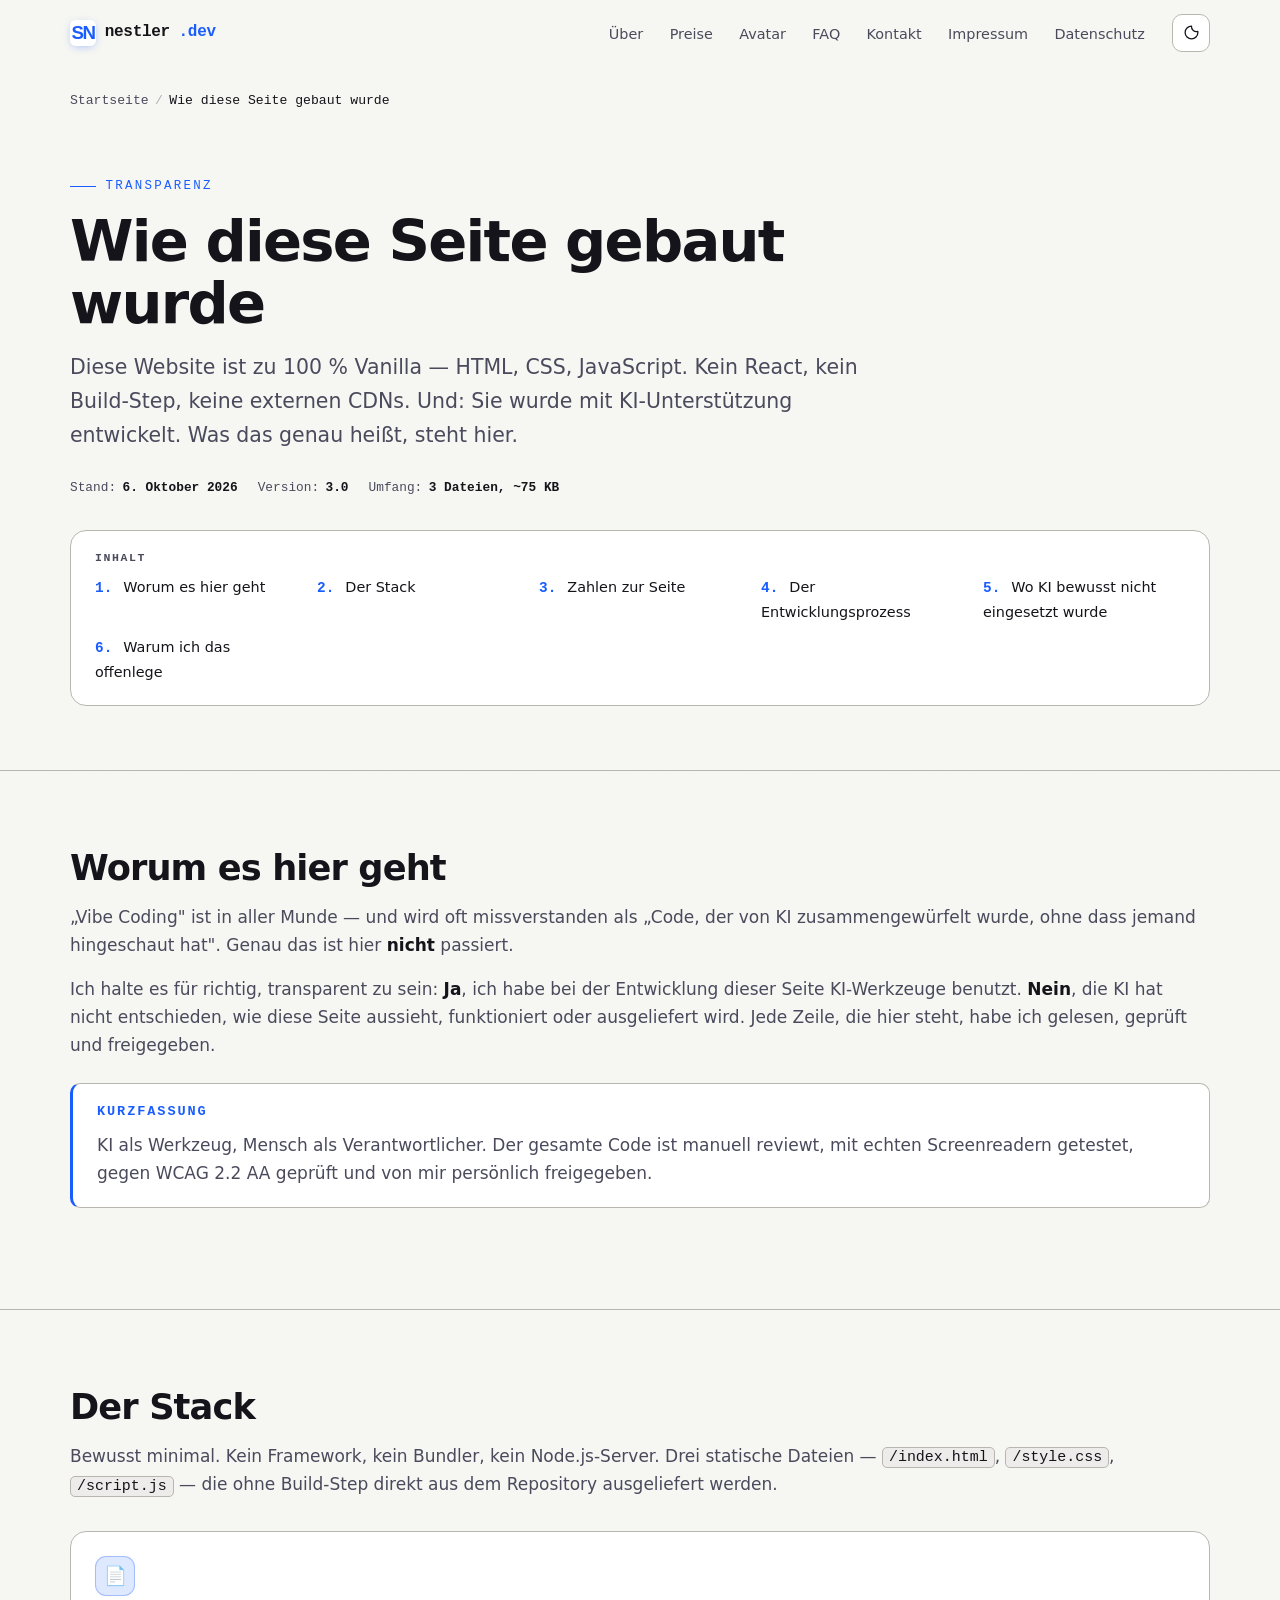
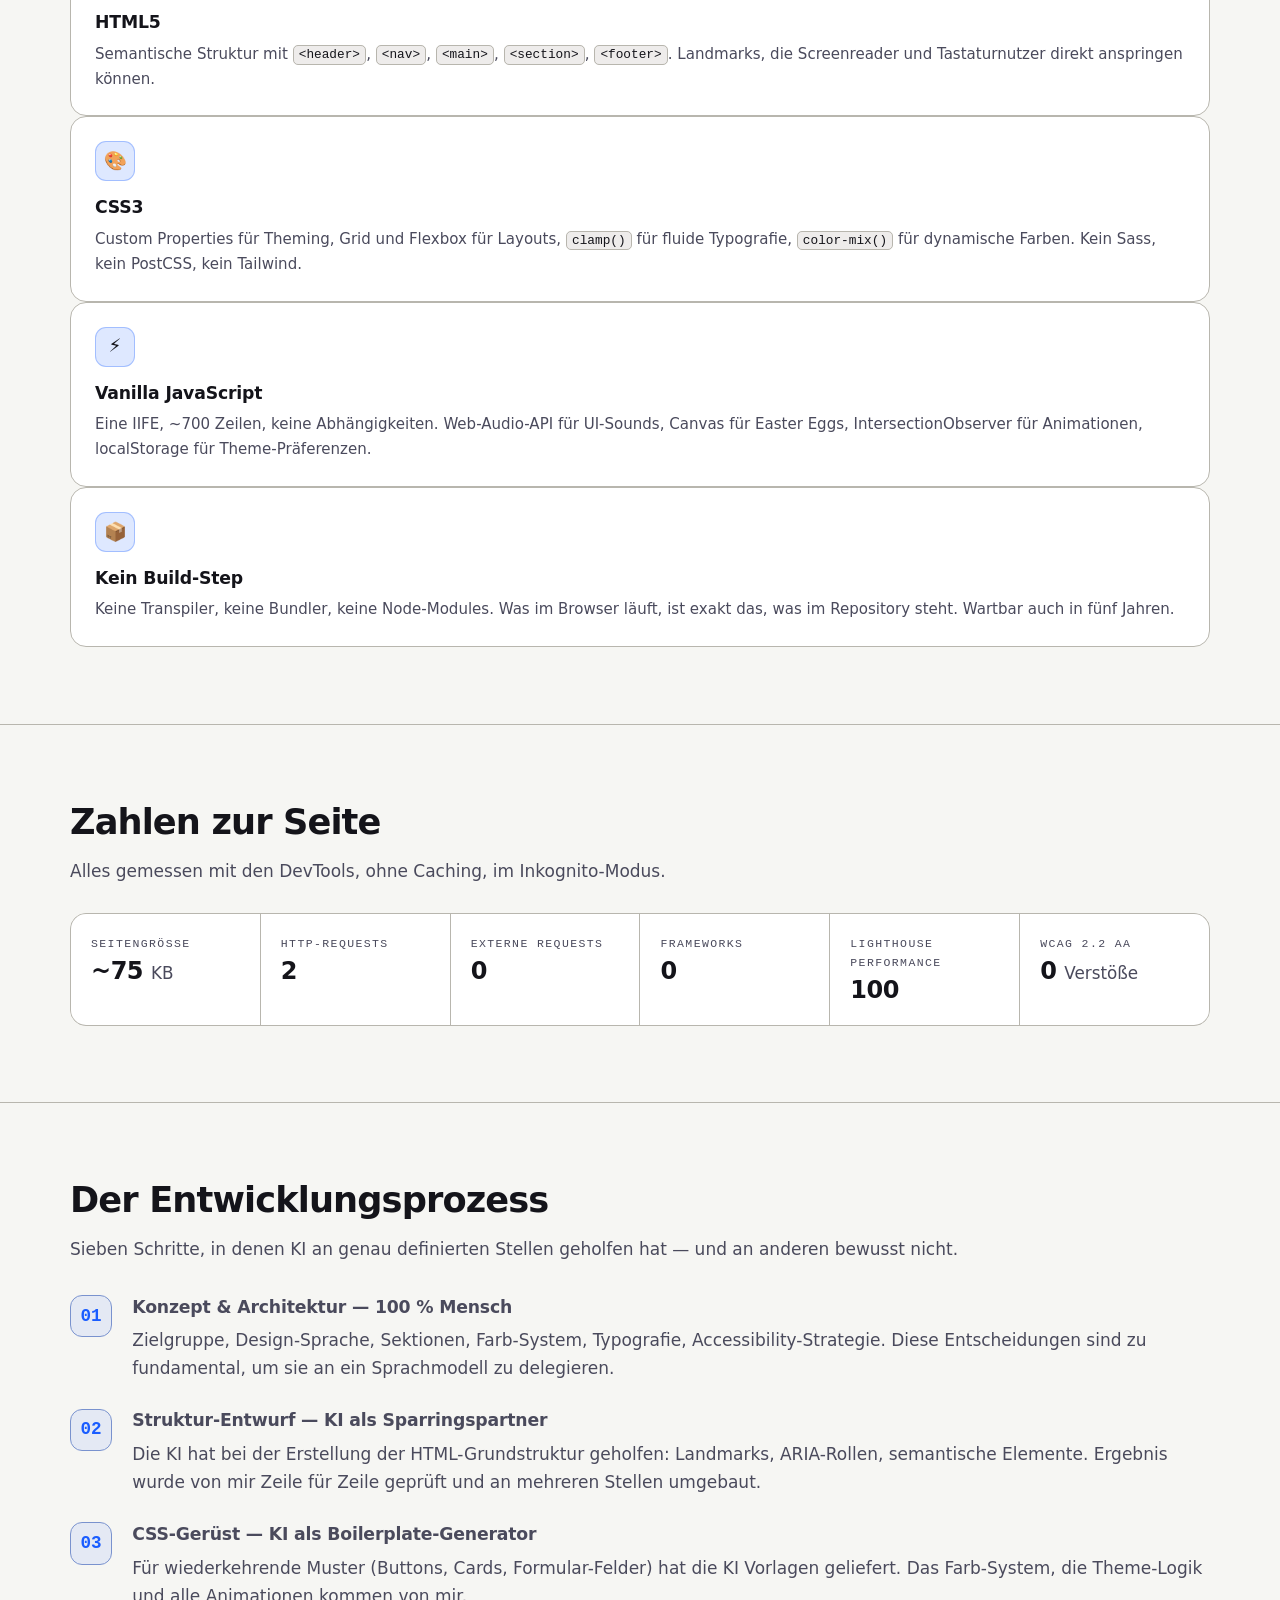
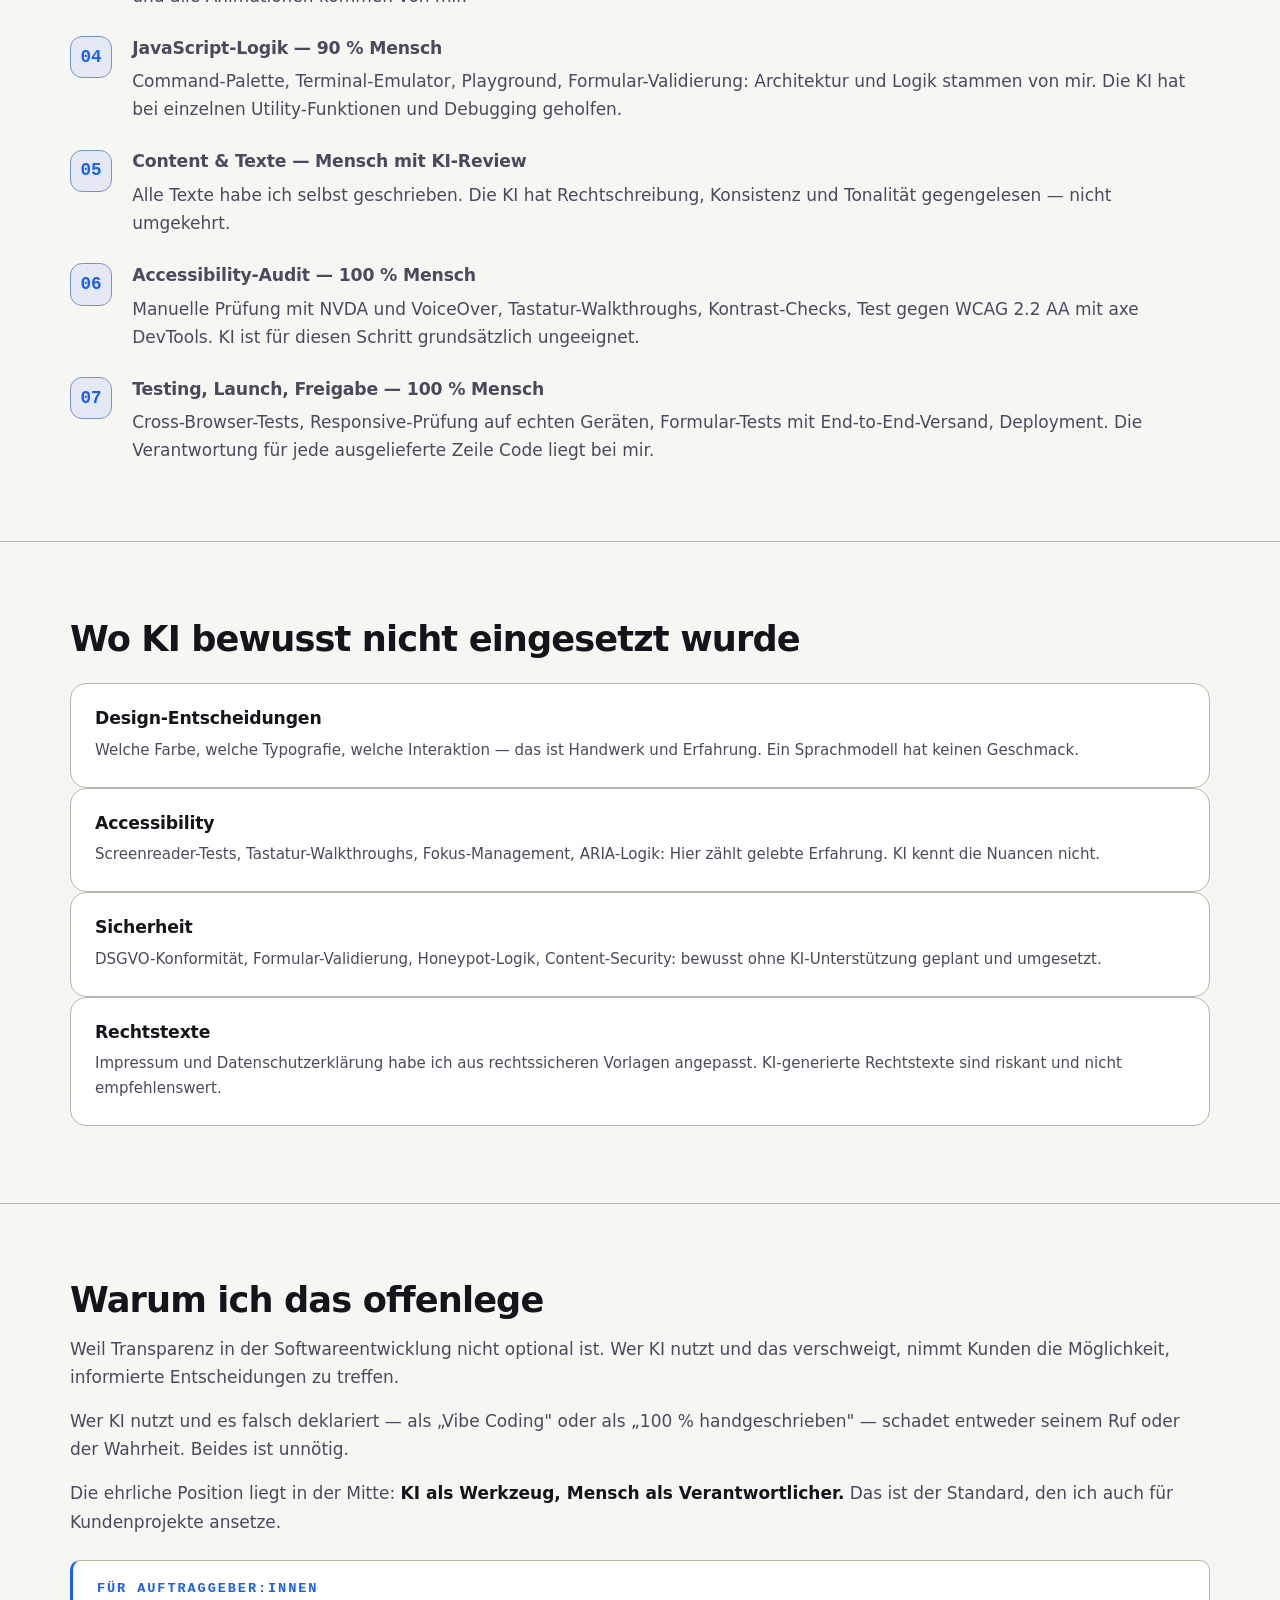
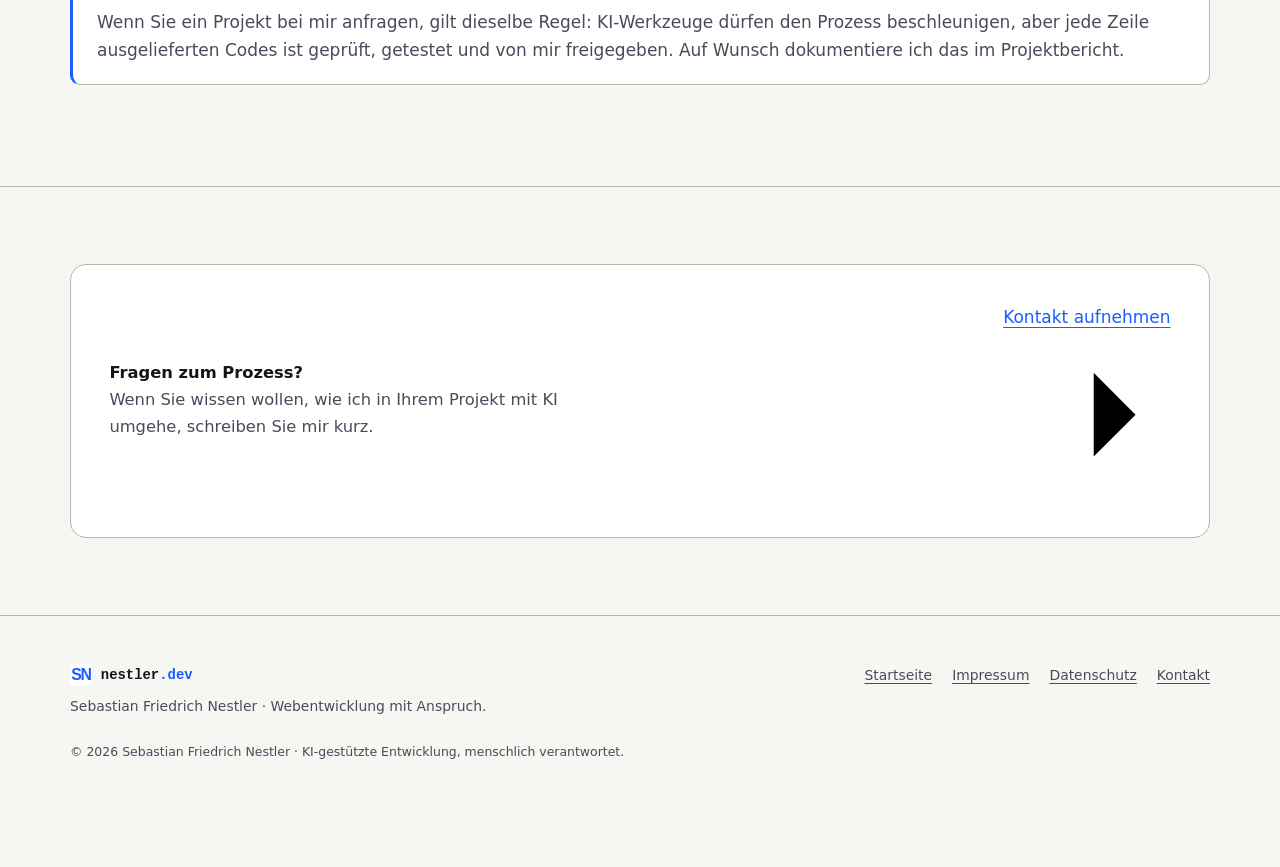
<file: tech-stack.html>
<!DOCTYPE html>
<html lang="de" data-theme="dark">
<head>
<meta charset="utf-8">
<meta name="viewport" content="width=device-width, initial-scale=1, viewport-fit=cover">

<!-- ===== NO-FOUC THEME BOOTSTRAP (must run before paint) ===== -->
<script>
(function(){
  var t = null;
  try { t = localStorage.getItem('nestler.theme'); } catch(e){}
  if (t === 'dark' || t === 'light' || t === 'synth' || t === 'matrix') {
    document.documentElement.setAttribute('data-theme', t);
  } else if (window.matchMedia('(prefers-color-scheme: light)').matches) {
    document.documentElement.setAttribute('data-theme', 'light');
  }
})();
</script>

<!-- ===== PRIMARY SEO ===== -->
<title>Wie diese Seite gebaut wurde · Sebastian Friedrich Nestler</title>
<meta name="description" content="Transparenz-Bericht: Wie nestler.dev entstand — Vanilla HTML/CSS/JS, KI als Werkzeug, menschliche Verantwortung für jede Zeile Code.">
<link rel="canonical" href="https://sebastian-nestler.github.io/tech-stack.html">
<meta name="robots" content="index, follow, max-image-preview:large, max-snippet:-1">
<meta name="googlebot" content="index, follow">
<meta name="author" content="Sebastian Friedrich Nestler">
<meta name="publisher" content="Sebastian Friedrich Nestler">

<!-- ===== OPEN GRAPH ===== -->
<meta property="og:type" content="article">
<meta property="og:site_name" content="Sebastian Friedrich Nestler">
<meta property="og:locale" content="de_DE">
<meta property="og:url" content="https://sebastian-nestler.github.io/tech-stack.html">
<meta property="og:title" content="Wie diese Seite gebaut wurde · nestler.dev">
<meta property="og:description" content="Vanilla HTML/CSS/JS, kein Framework, KI-gestützt entwickelt — vollständig menschlich geprüft und verantwortet.">
<meta property="og:image" content="https://sebastian-nestler.github.io/og-image.png">
<meta property="og:image:width" content="1200">
<meta property="og:image:height" content="630">
<meta property="og:image:alt" content="Wie diese Seite gebaut wurde — Transparenz-Bericht von Sebastian Friedrich Nestler.">
<meta property="og:image:type" content="image/png">

<!-- ===== TWITTER / X ===== -->
<meta name="twitter:card" content="summary_large_image">
<meta name="twitter:title" content="Wie diese Seite gebaut wurde · nestler.dev">
<meta name="twitter:description" content="Vanilla HTML/CSS/JS, kein Framework, KI-gestützt entwickelt — vollständig menschlich geprüft und verantwortet.">
<meta name="twitter:image" content="https://sebastian-nestler.github.io/og-image.png">
<meta name="twitter:image:alt" content="Wie diese Seite gebaut wurde — Transparenz-Bericht.">

<!-- ===== ICONS & PWA ===== -->
<meta name="color-scheme" content="dark light">
<meta name="theme-color" content="#0a0a0b" media="(prefers-color-scheme: dark)">
<meta name="theme-color" content="#f6f6f3" media="(prefers-color-scheme: light)">
<link rel="icon" href="/favicon.ico" sizes="32x32">
<link rel="icon" href="/favicon.svg" type="image/svg+xml" sizes="any">
<link rel="icon" href="/favicon-32.png" type="image/png" sizes="32x32">
<link rel="apple-touch-icon" href="/apple-touch-icon.png" sizes="180x180">
<link rel="manifest" href="/manifest.webmanifest">

<!-- ===== CRITICAL CSS (inline — above-the-fold, no FOUC) ===== -->
<style>
/* ============================================================
   CRITICAL CSS — Tokens, Reset, Header, Breadcrumb, Hero
   ============================================================ */

/* 0. TOKENS / THEMES — synchron mit index.html & datenschutz.html */
:root{
  --bg:#0a0a0b;--surface:#131317;--surface-2:#1b1b21;--border:#3a3a45;
  --text:#e9e9ec;--muted:#a8a8b3;--accent:#4a86ff;--accent-ink:#0a0a0b;
  --accent-2:#00d5ff;--danger:#ff6b6b;--ok:#3ddc97;
  --radius:16px;--radius-sm:10px;
  --shadow:0 18px 50px -12px rgba(0,0,0,.75);
  --ring:0 0 0 3px color-mix(in srgb, var(--accent) 55%, transparent);
  --max:1140px;
  --font: ui-sans-serif, system-ui, -apple-system, "Segoe UI", Roboto, Helvetica, Arial, sans-serif;
  --mono: ui-monospace, "SF Mono", "JetBrains Mono", "Fira Code", Menlo, Consolas, monospace;
}
[data-theme="light"]{
  --bg:#f6f6f3;--surface:#ffffff;--surface-2:#eeeceb;--border:#b8b6ae;
  --text:#14141a;--muted:#4a4a5c;--accent:#1a5dff;--accent-ink:#ffffff;
  --accent-2:#0043c7;--danger:#c53030;--ok:#0e8a5a;
  --shadow:0 18px 50px -18px rgba(20,20,26,.28);
}
[data-theme="synth"]{
  --bg:#0d0716;--surface:#170d24;--surface-2:#211334;--border:#4a2d73;
  --text:#f4ecff;--muted:#b9a4d4;--accent:#ff4fd8;--accent-ink:#12001a;
  --accent-2:#33e1ff;--shadow:0 18px 60px -12px rgba(255,79,216,.28);
}
[data-theme="matrix"]{
  --bg:#000600;--surface:#041004;--surface-2:#072007;--border:#1a5c1a;
  --text:#c8ffc8;--muted:#7ac47a;--accent:#22ff6b;--accent-ink:#001100;
  --accent-2:#00d5ff;--shadow:0 18px 50px -12px rgba(34,255,107,.25);
}

/* 1. BASE */
*,*::before,*::after{box-sizing:border-box}
html{scroll-behavior:smooth;-webkit-text-size-adjust:100%}
@media (prefers-reduced-motion:reduce){
  html{scroll-behavior:auto}
  *,*::before,*::after{animation-duration:.001ms !important;animation-iteration-count:1 !important;transition-duration:.001ms !important}
}
body{
  margin:0;background:var(--bg);color:var(--text);font-family:var(--font);
  font-size:clamp(1rem,.95rem + .25vw,1.0625rem);line-height:1.65;
  -webkit-font-smoothing:antialiased;overflow-x:hidden;
}
body::before{
  content:"";position:fixed;inset:0;pointer-events:none;z-index:1;opacity:.035;
  background-image:url("data:image/svg+xml,%3Csvg xmlns='http://www.w3.org/2000/svg' width='140' height='140'%3E%3Cfilter id='n'%3E%3CfeTurbulence type='fractalNoise' baseFrequency='.85' numOctaves='3'/%3E%3C/filter%3E%3Crect width='100%25' height='100%25' filter='url(%23n)'/%3E%3C/svg%3E");
  mix-blend-mode:overlay;
}
img,svg,canvas{max-width:100%;display:block}
button,input,textarea,select{font:inherit;color:inherit}
a{color:var(--accent);text-underline-offset:.25em}
a:hover{text-decoration-thickness:2px}
::placeholder{color:var(--muted);opacity:1}
:where(a,button,input,textarea,select,summary,[tabindex]):focus-visible{
  outline:2px solid var(--accent);outline-offset:3px;border-radius:6px;
}
:where(section,[id],a,button,input,textarea,select,summary,details,h1,h2,h3){scroll-margin-top:90px}
::selection{background:var(--accent);color:var(--accent-ink)}
.sr-only{
  position:absolute!important;width:1px;height:1px;padding:0;margin:-1px;
  overflow:hidden;clip:rect(0 0 0 0);white-space:nowrap;border:0;
}
.skip{
  position:fixed;top:-100px;left:16px;z-index:9999;
  background:var(--accent);color:var(--accent-ink);
  padding:.75rem 1.25rem;border-radius:0 0 var(--radius-sm) var(--radius-sm);
  font-weight:700;text-decoration:none;transition:top .18s ease;
}
.skip:focus{top:0}

/* 2. LAYOUT */
.wrap{width:min(100% - 2.5rem,var(--max));margin-inline:auto;position:relative;z-index:2}

/* 3. PROGRESS + HEADER */
#progress{
  position:fixed;top:0;left:0;height:2px;width:0%;
  background:linear-gradient(90deg,var(--accent),var(--accent-2));
  z-index:1000;transition:width .1s linear;
}
@media (prefers-reduced-motion:reduce){#progress{transition:none}}
header.site{
  position:sticky;top:0;z-index:900;
  backdrop-filter:blur(14px) saturate(1.4);
  background:color-mix(in srgb,var(--bg) 78%,transparent);
  border-bottom:1px solid transparent;
  transition:border-color .25s ease,background .25s ease;
}
header.site.stuck{border-bottom-color:var(--border)}
.nav{display:flex;align-items:center;gap:1rem;padding:.85rem 0}
.brand{
  font-family:var(--mono);font-weight:700;font-size:1rem;
  text-decoration:none;color:var(--text);letter-spacing:-.02em;
  margin-right:auto;display:flex;align-items:center;gap:.55rem;
}
.brand .logo{
  width:26px;height:26px;flex:none;border-radius:6px;
  transition:transform .4s cubic-bezier(.2,.8,.2,1),box-shadow .3s;
  box-shadow:0 2px 8px -2px rgba(26,93,255,.4);
}
.brand:hover .logo{transform:rotate(-6deg) scale(1.08);box-shadow:0 4px 14px -2px rgba(26,93,255,.6)}
.brand .dev{color:var(--accent)}
.nav-links{display:flex;gap:.25rem;align-items:center;list-style:none;margin:0;padding:0}
.nav-links a{
  color:var(--muted);text-decoration:none;font-size:.9rem;font-weight:500;
  padding:.5rem .7rem;border-radius:8px;transition:color .2s,background .2s;
}
.nav-links a:hover{color:var(--text);background:var(--surface-2)}
.icon-btn{
  background:var(--surface);border:1px solid var(--border);color:var(--text);
  width:38px;height:38px;border-radius:10px;display:grid;place-items:center;
  cursor:pointer;transition:transform .18s cubic-bezier(.2,.8,.2,1),border-color .2s,background .2s;
  flex:none;
}
.icon-btn:hover{border-color:var(--accent);background:var(--surface-2);transform:translateY(-2px)}
.icon-btn svg{width:17px;height:17px;stroke:currentColor;fill:none;stroke-width:1.8;stroke-linecap:round;stroke-linejoin:round}
.menu-toggle{display:none}
@media (max-width:860px){
  .nav-links{
    position:absolute;top:100%;left:0;right:0;
    flex-direction:column;align-items:stretch;
    background:var(--surface);border-bottom:1px solid var(--border);
    padding:.75rem 1.25rem 1.25rem;gap:.15rem;display:none;
  }
  .nav-links.open{display:flex}
  .nav-links a{padding:.8rem .6rem;font-size:1rem}
  .menu-toggle{display:grid}
}

/* 4. BREADCRUMB */
.breadcrumb{padding:1.5rem 0 0;font-size:.82rem;color:var(--muted);font-family:var(--mono)}
.breadcrumb ol{
  list-style:none;margin:0;padding:0;display:flex;flex-wrap:wrap;gap:.4rem;align-items:center;
}
.breadcrumb li{display:flex;align-items:center;gap:.4rem}
.breadcrumb li:not(:last-child)::after{content:"/";opacity:.4}
.breadcrumb a{color:var(--muted);text-decoration:none}
.breadcrumb a:hover{color:var(--accent);text-decoration:underline}
.breadcrumb [aria-current="page"]{color:var(--text)}

/* 5. HERO */
.hero{padding:clamp(2.5rem,5vw,4rem) 0 clamp(2.5rem,5vw,4rem)}
.eyebrow{
  font-family:var(--mono);font-size:.78rem;letter-spacing:.18em;
  text-transform:uppercase;color:var(--accent);margin:0 0 .9rem;
  display:flex;align-items:center;gap:.6rem;
}
.eyebrow::before{content:"";width:26px;height:1px;background:var(--accent);flex:none}
.hero h1{
  font-size:clamp(2rem,1.4rem + 3.4vw,3.6rem);
  line-height:1.08;letter-spacing:-.03em;margin:0 0 1rem;font-weight:800;
  max-width:20ch;
}
.hero .lede{
  font-size:clamp(1.08rem,1rem + .5vw,1.28rem);
  color:var(--muted);max-width:62ch;margin:0 0 1.5rem;
}
.hero .meta{
  display:flex;flex-wrap:wrap;gap:.5rem 1.25rem;
  font-family:var(--mono);font-size:.8rem;color:var(--muted);
}
.hero .meta span{display:inline-flex;align-items:center;gap:.4rem}
.hero .meta strong{color:var(--text);font-weight:600}
</style>

<!-- ===== FULL STYLESHEET (external, blocking, cached) ===== -->
<link rel="stylesheet" href="/style.css">

<!-- ===== PAGE-SPECIFIC CSS (below-the-fold, unik für tech-stack.html) ===== -->
<style>
/* ============================================================
   PAGE CSS — nur Komponenten, die es NUR auf dieser Seite gibt.
   (Card, Btn, Grid, Footer kommen aus /style.css.)
   ============================================================ */

/* Sections */
section{padding:clamp(3rem,6vw,5rem) 0;position:relative}
section + section{border-top:1px solid var(--border)}
section h2{
  font-size:clamp(1.6rem,1.2rem + 1.6vw,2.2rem);
  line-height:1.15;letter-spacing:-.025em;margin:0 0 .9rem;font-weight:800;
}
section h3{
  font-size:1.08rem;line-height:1.25;letter-spacing:-.01em;
  margin:0 0 .5rem;font-weight:700;
}
section p{margin:0 0 1rem;color:var(--muted)}
section p:last-child{margin-bottom:0}
section strong{color:var(--text);font-weight:650}
section ul,section ol{margin:0 0 1rem;padding-left:1.25rem;color:var(--muted)}
section li{margin-bottom:.4rem}
section li:last-child{margin-bottom:0}
section code{
  font-family:var(--mono);font-size:.88em;
  background:var(--surface-2);border:1px solid var(--border);
  border-radius:5px;padding:.1em .4em;color:var(--text);
}
section kbd{
  font-family:var(--mono);font-size:.78em;
  background:var(--surface);border:1px solid var(--border);
  border-radius:5px;padding:.15em .45em;color:var(--text);
}

/* Mini-TOC im Hero */
.toc{
  background:var(--surface);border:1px solid var(--border);
  border-radius:var(--radius);padding:1.25rem 1.5rem;margin:2rem 0 0;
}
.toc h2{
  font-size:.72rem;letter-spacing:.14em;text-transform:uppercase;
  color:var(--muted);margin:0 0 .75rem;font-family:var(--mono);font-weight:700;
}
.toc ol{
  margin:0;padding:0;list-style:none;
  display:grid;grid-template-columns:repeat(auto-fit,minmax(200px,1fr));
  gap:.35rem 1.25rem;counter-reset:toc;
}
.toc li{counter-increment:toc;font-size:.9rem;color:var(--muted)}
.toc li::before{
  content:counter(toc) ". ";color:var(--accent);font-family:var(--mono);
  font-weight:700;margin-right:.15rem;
}
.toc a{color:var(--text);text-decoration:none}
.toc a:hover{color:var(--accent);text-decoration:underline}

/* .card .ico — Icon im Stack-Grid */
.card .ico{
  display:inline-grid;place-items:center;
  width:40px;height:40px;border-radius:11px;margin-bottom:1rem;
  background:color-mix(in srgb,var(--accent) 14%,transparent);
  border:1px solid color-mix(in srgb,var(--accent) 30%,transparent);
  font-size:1.15rem;
}
.card h3{margin-bottom:.5rem}
.card p{font-size:.94rem}

/* Steps (Prozess) */
.steps{
  display:grid;gap:1.25rem;margin:0;padding:0;list-style:none;
  counter-reset:step;
}
.step{
  display:grid;grid-template-columns:auto 1fr;gap:1.25rem;align-items:start;
  counter-increment:step;
}
.step::before{
  content:counter(step,decimal-leading-zero);
  font-family:var(--mono);font-weight:700;font-size:1.1rem;
  color:var(--accent);
  width:2.4em;height:2.4em;
  display:grid;place-items:center;
  border:1px solid color-mix(in srgb,var(--accent) 40%,var(--border));
  border-radius:12px;
  background:color-mix(in srgb,var(--accent) 8%,transparent);
  flex:none;
}
.step h3{margin-top:.1rem}

/* Note (hervorgehobener Kasten) */
.note{
  background:var(--surface);
  border:1px solid var(--border);
  border-left:3px solid var(--accent);
  border-radius:var(--radius-sm);
  padding:1.25rem 1.5rem;
  margin:1.5rem 0;
}
.note h3{
  color:var(--accent);font-family:var(--mono);font-size:.85rem;
  text-transform:uppercase;letter-spacing:.14em;margin-bottom:.65rem;
}
.note p:last-child{margin-bottom:0}

/* Facts */
.facts{
  display:grid;gap:1px;background:var(--border);
  border:1px solid var(--border);border-radius:var(--radius);
  overflow:hidden;
  grid-template-columns:repeat(auto-fit,minmax(180px,1fr));
  margin:0;
}
.fact{
  background:var(--surface);padding:1.25rem;
  display:flex;flex-direction:column;gap:.25rem;
}
.fact dt{
  font-family:var(--mono);font-size:.72rem;color:var(--muted);
  text-transform:uppercase;letter-spacing:.12em;
}
.fact dd{
  margin:0;font-size:1.5rem;font-weight:800;letter-spacing:-.02em;
  color:var(--text);line-height:1.2;
}
.fact dd small{font-size:.7em;color:var(--muted);font-weight:500;letter-spacing:0}

/* CTA-Box */
.cta{
  background:var(--surface);border:1px solid var(--border);
  border-radius:var(--radius);padding:clamp(1.75rem,3vw,2.5rem);
  display:flex;flex-wrap:wrap;gap:1rem;align-items:center;
  justify-content:space-between;
}
.cta p{margin:0;max-width:50ch;font-size:1.02rem;color:var(--muted)}
.cta strong{color:var(--text)}

/* Responsive */
@media (max-width:520px){
  .step{grid-template-columns:1fr;gap:.75rem}
  .step::before{width:2.2em;height:2.2em;font-size:1rem}
  .cta{flex-direction:column;align-items:stretch;text-align:left}
  .cta .btn{justify-content:center}
}
</style>

<!-- ===== STRUCTURED DATA ===== -->
<script type="application/ld+json">
{
  "@context": "https://schema.org",
  "@graph": [
    {
      "@type": "WebPage",
      "@id": "https://sebastian-nestler.github.io/tech-stack.html",
      "url": "https://sebastian-nestler.github.io/tech-stack.html",
      "name": "Wie diese Seite gebaut wurde",
      "description": "Transparenz-Bericht: Wie nestler.dev entstand — Vanilla HTML/CSS/JS, KI als Werkzeug, menschliche Verantwortung für jede Zeile Code.",
      "inLanguage": "de-DE",
      "isPartOf": { "@id": "https://sebastian-nestler.github.io/#website" },
      "about": { "@id": "https://sebastian-nestler.github.io/#person" },
      "datePublished": "2026-10-06",
      "dateModified": "2026-10-06",
      "breadcrumb": { "@id": "https://sebastian-nestler.github.io/tech-stack.html#breadcrumb" }
    },
    {
      "@type": "BreadcrumbList",
      "@id": "https://sebastian-nestler.github.io/tech-stack.html#breadcrumb",
      "itemListElement": [
        { "@type": "ListItem", "position": 1, "name": "Startseite", "item": "https://sebastian-nestler.github.io/" },
        { "@type": "ListItem", "position": 2, "name": "Wie diese Seite gebaut wurde", "item": "https://sebastian-nestler.github.io/tech-stack.html" }
      ]
    }
  ]
}
</script>
</head>
<body>

<a class="skip" href="#main">Zum Hauptinhalt springen</a>
<div id="progress" role="presentation"></div>

<!-- ===================== HEADER ===================== -->
<header class="site" id="site-header">
  <div class="wrap">
    <nav class="nav" aria-label="Hauptnavigation">
      <a href="/" class="brand" aria-label="Zur Startseite von Sebastian Friedrich Nestler">
        <svg class="logo" viewBox="0 0 100 100" xmlns="http://www.w3.org/2000/svg" aria-hidden="true" focusable="false">
          <rect width="100" height="100" rx="18" fill="#ffffff"/>
          <text x="50" y="74" text-anchor="middle"
                font-family="'Arial Black','Helvetica Neue',Helvetica,Arial,sans-serif"
                font-size="72" font-weight="900" letter-spacing="-6"
                fill="#1a5dff">SN</text>
        </svg>
        nestler<span class="dev">.dev</span>
      </a>

      <ul class="nav-links" id="nav-links">
        <li><a href="/#about">Über</a></li>
        <li><a href="/#preise">Preise</a></li>
        <li><a href="/#avatar">Avatar</a></li>
        <li><a href="/#faq">FAQ</a></li>
        <li><a href="/#contact">Kontakt</a></li>
        <li><a href="/#imprint">Impressum</a></li>
        <li><a href="/datenschutz.html">Datenschutz</a></li>
      </ul>

      <button class="icon-btn" id="theme-toggle" data-tip="Farbschema wechseln" aria-label="Farbschema wechseln">
        <svg viewBox="0 0 24 24" aria-hidden="true"><path d="M12 3a9 9 0 1 0 9 9c0-.5-.04-1-.1-1.5A7 7 0 0 1 12 3Z"/></svg>
      </button>

      <button class="icon-btn menu-toggle" id="menu-toggle" aria-expanded="false" aria-controls="nav-links" aria-label="Menü öffnen">
        <svg viewBox="0 0 24 24" aria-hidden="true"><path d="M3 6h18M3 12h18M3 18h18"/></svg>
      </button>
    </nav>
  </div>
</header>

<main id="main">

<!-- ===================== BREADCRUMB ===================== -->
<div class="wrap">
  <nav class="breadcrumb" aria-label="Brotkrumen-Navigation">
    <ol>
      <li><a href="/">Startseite</a></li>
      <li><span aria-current="page">Wie diese Seite gebaut wurde</span></li>
    </ol>
  </nav>
</div>

<!-- ===================== HERO ===================== -->
<section class="hero" aria-labelledby="page-title">
  <div class="wrap">
    <p class="eyebrow">Transparenz</p>
    <h1 id="page-title">Wie diese Seite gebaut wurde</h1>
    <p class="lede">
      Diese Website ist zu 100 % Vanilla — HTML, CSS, JavaScript. Kein React,
      kein Build-Step, keine externen CDNs. Und: Sie wurde mit
      KI-Unterstützung entwickelt. Was das genau heißt, steht hier.
    </p>
    <div class="meta">
      <span>Stand: <strong>6. Oktober 2026</strong></span>
      <span>Version: <strong>3.0</strong></span>
      <span>Umfang: <strong>3 Dateien, ~75 KB</strong></span>
    </div>

    <nav class="toc" aria-label="Inhaltsverzeichnis">
      <h2>Inhalt</h2>
      <ol>
        <li><a href="#hintergrund">Worum es hier geht</a></li>
        <li><a href="#stack">Der Stack</a></li>
        <li><a href="#zahlen">Zahlen zur Seite</a></li>
        <li><a href="#prozess">Der Entwicklungsprozess</a></li>
        <li><a href="#grenzen">Wo KI bewusst nicht eingesetzt wurde</a></li>
        <li><a href="#warum">Warum ich das offenlege</a></li>
      </ol>
    </nav>
  </div>
</section>

<!-- ===================== 1. WORUM ES GEHT ===================== -->
<section id="hintergrund" aria-labelledby="hintergrund-title">
  <div class="wrap">
    <h2 id="hintergrund-title">Worum es hier geht</h2>
    <p>
      „Vibe Coding" ist in aller Munde — und wird oft missverstanden als
      „Code, der von KI zusammengewürfelt wurde, ohne dass jemand hingeschaut hat".
      Genau das ist hier <strong>nicht</strong> passiert.
    </p>
    <p>
      Ich halte es für richtig, transparent zu sein: <strong>Ja</strong>, ich habe
      bei der Entwicklung dieser Seite KI-Werkzeuge benutzt. <strong>Nein</strong>,
      die KI hat nicht entschieden, wie diese Seite aussieht, funktioniert oder
      ausgeliefert wird. Jede Zeile, die hier steht, habe ich gelesen, geprüft
      und freigegeben.
    </p>
    <div class="note">
      <h3>Kurzfassung</h3>
      <p>
        KI als Werkzeug, Mensch als Verantwortlicher.
        Der gesamte Code ist manuell reviewt, mit echten Screenreadern getestet,
        gegen WCAG 2.2 AA geprüft und von mir persönlich freigegeben.
      </p>
    </div>
  </div>
</section>

<!-- ===================== 2. STACK ===================== -->
<section id="stack" aria-labelledby="stack-title">
  <div class="wrap">
    <h2 id="stack-title">Der Stack</h2>
    <p>
      Bewusst minimal. Kein Framework, kein Bundler, kein Node.js-Server.
      Drei statische Dateien — <code>/index.html</code>,
      <code>/style.css</code>, <code>/script.js</code> — die ohne
      Build-Step direkt aus dem Repository ausgeliefert werden.
    </p>

    <div class="grid-2" style="margin-top:2rem">
      <div class="card">
        <span class="ico" aria-hidden="true">📄</span>
        <h3>HTML5</h3>
        <p>
          Semantische Struktur mit <code>&lt;header&gt;</code>,
          <code>&lt;nav&gt;</code>, <code>&lt;main&gt;</code>,
          <code>&lt;section&gt;</code>, <code>&lt;footer&gt;</code>.
          Landmarks, die Screenreader und Tastaturnutzer direkt anspringen können.
        </p>
      </div>

      <div class="card">
        <span class="ico" aria-hidden="true">🎨</span>
        <h3>CSS3</h3>
        <p>
          Custom Properties für Theming, Grid und Flexbox für Layouts,
          <code>clamp()</code> für fluide Typografie,
          <code>color-mix()</code> für dynamische Farben.
          Kein Sass, kein PostCSS, kein Tailwind.
        </p>
      </div>

      <div class="card">
        <span class="ico" aria-hidden="true">⚡</span>
        <h3>Vanilla JavaScript</h3>
        <p>
          Eine IIFE, ~700 Zeilen, keine Abhängigkeiten. Web-Audio-API für
          UI-Sounds, Canvas für Easter Eggs, IntersectionObserver für Animationen,
          localStorage für Theme-Präferenzen.
        </p>
      </div>

      <div class="card">
        <span class="ico" aria-hidden="true">📦</span>
        <h3>Kein Build-Step</h3>
        <p>
          Keine Transpiler, keine Bundler, keine Node-Modules.
          Was im Browser läuft, ist exakt das, was im Repository steht.
          Wartbar auch in fünf Jahren.
        </p>
      </div>
    </div>
  </div>
</section>

<!-- ===================== 3. FACTS ===================== -->
<section id="zahlen" aria-labelledby="zahlen-title">
  <div class="wrap">
    <h2 id="zahlen-title">Zahlen zur Seite</h2>
    <p style="margin-bottom:1.75rem">
      Alles gemessen mit den DevTools, ohne Caching, im Inkognito-Modus.
    </p>

    <dl class="facts">
      <div class="fact">
        <dt>Seitengröße</dt>
        <dd>~75 <small>KB</small></dd>
      </div>
      <div class="fact">
        <dt>HTTP-Requests</dt>
        <dd>2</dd>
      </div>
      <div class="fact">
        <dt>Externe Requests</dt>
        <dd>0</dd>
      </div>
      <div class="fact">
        <dt>Frameworks</dt>
        <dd>0</dd>
      </div>
      <div class="fact">
        <dt>Lighthouse Performance</dt>
        <dd>100</dd>
      </div>
      <div class="fact">
        <dt>WCAG 2.2 AA</dt>
        <dd>0 <small>Verstöße</small></dd>
      </div>
    </dl>
  </div>
</section>

<!-- ===================== 4. PROZESS ===================== -->
<section id="prozess" aria-labelledby="prozess-title">
  <div class="wrap">
    <h2 id="prozess-title">Der Entwicklungsprozess</h2>
    <p style="margin-bottom:2rem">
      Sieben Schritte, in denen KI an genau definierten Stellen geholfen hat —
      und an anderen bewusst nicht.
    </p>

    <ol class="steps">
      <li class="step">
        <div>
          <h3>Konzept &amp; Architektur — 100 % Mensch</h3>
          <p>
            Zielgruppe, Design-Sprache, Sektionen, Farb-System, Typografie,
            Accessibility-Strategie. Diese Entscheidungen sind zu fundamental,
            um sie an ein Sprachmodell zu delegieren.
          </p>
        </div>
      </li>

      <li class="step">
        <div>
          <h3>Struktur-Entwurf — KI als Sparringspartner</h3>
          <p>
            Die KI hat bei der Erstellung der HTML-Grundstruktur geholfen:
            Landmarks, ARIA-Rollen, semantische Elemente. Ergebnis wurde von mir
            Zeile für Zeile geprüft und an mehreren Stellen umgebaut.
          </p>
        </div>
      </li>

      <li class="step">
        <div>
          <h3>CSS-Gerüst — KI als Boilerplate-Generator</h3>
          <p>
            Für wiederkehrende Muster (Buttons, Cards, Formular-Felder) hat die
            KI Vorlagen geliefert. Das Farb-System, die Theme-Logik und alle
            Animationen kommen von mir.
          </p>
        </div>
      </li>

      <li class="step">
        <div>
          <h3>JavaScript-Logik — 90 % Mensch</h3>
          <p>
            Command-Palette, Terminal-Emulator, Playground, Formular-Validierung:
            Architektur und Logik stammen von mir. Die KI hat bei einzelnen
            Utility-Funktionen und Debugging geholfen.
          </p>
        </div>
      </li>

      <li class="step">
        <div>
          <h3>Content &amp; Texte — Mensch mit KI-Review</h3>
          <p>
            Alle Texte habe ich selbst geschrieben. Die KI hat Rechtschreibung,
            Konsistenz und Tonalität gegengelesen — nicht umgekehrt.
          </p>
        </div>
      </li>

      <li class="step">
        <div>
          <h3>Accessibility-Audit — 100 % Mensch</h3>
          <p>
            Manuelle Prüfung mit NVDA und VoiceOver, Tastatur-Walkthroughs,
            Kontrast-Checks, Test gegen WCAG 2.2 AA mit axe DevTools.
            KI ist für diesen Schritt grundsätzlich ungeeignet.
          </p>
        </div>
      </li>

      <li class="step">
        <div>
          <h3>Testing, Launch, Freigabe — 100 % Mensch</h3>
          <p>
            Cross-Browser-Tests, Responsive-Prüfung auf echten Geräten,
            Formular-Tests mit End-to-End-Versand, Deployment.
            Die Verantwortung für jede ausgelieferte Zeile Code liegt bei mir.
          </p>
        </div>
      </li>
    </ol>
  </div>
</section>

<!-- ===================== 5. WAS KI NICHT MACHT ===================== -->
<section id="grenzen" aria-labelledby="grenzen-title">
  <div class="wrap">
    <h2 id="grenzen-title">Wo KI bewusst nicht eingesetzt wurde</h2>

    <div class="grid-2" style="margin-top:1.5rem">
      <div class="card">
        <h3>Design-Entscheidungen</h3>
        <p>
          Welche Farbe, welche Typografie, welche Interaktion — das ist
          Handwerk und Erfahrung. Ein Sprachmodell hat keinen Geschmack.
        </p>
      </div>

      <div class="card">
        <h3>Accessibility</h3>
        <p>
          Screenreader-Tests, Tastatur-Walkthroughs, Fokus-Management,
          ARIA-Logik: Hier zählt gelebte Erfahrung. KI kennt die
          Nuancen nicht.
        </p>
      </div>

      <div class="card">
        <h3>Sicherheit</h3>
        <p>
          DSGVO-Konformität, Formular-Validierung, Honeypot-Logik,
          Content-Security: bewusst ohne KI-Unterstützung geplant und umgesetzt.
        </p>
      </div>

      <div class="card">
        <h3>Rechtstexte</h3>
        <p>
          Impressum und Datenschutzerklärung habe ich aus rechtssicheren
          Vorlagen angepasst. KI-generierte Rechtstexte sind riskant
          und nicht empfehlenswert.
        </p>
      </div>
    </div>
  </div>
</section>

<!-- ===================== 6. WARUM DAS WICHTIG IST ===================== -->
<section id="warum" aria-labelledby="warum-title">
  <div class="wrap">
    <h2 id="warum-title">Warum ich das offenlege</h2>
    <p>
      Weil Transparenz in der Softwareentwicklung nicht optional ist.
      Wer KI nutzt und das verschweigt, nimmt Kunden die Möglichkeit,
      informierte Entscheidungen zu treffen.
    </p>
    <p>
      Wer KI nutzt und es falsch deklariert — als „Vibe Coding" oder als
      „100 % handgeschrieben" — schadet entweder seinem Ruf oder der
      Wahrheit. Beides ist unnötig.
    </p>
    <p>
      Die ehrliche Position liegt in der Mitte: <strong>KI als Werkzeug,
      Mensch als Verantwortlicher.</strong> Das ist der Standard, den ich
      auch für Kundenprojekte ansetze.
    </p>

    <div class="note">
      <h3>Für Auftraggeber:innen</h3>
      <p>
        Wenn Sie ein Projekt bei mir anfragen, gilt dieselbe Regel:
        KI-Werkzeuge dürfen den Prozess beschleunigen, aber jede Zeile
        ausgelieferten Codes ist geprüft, getestet und von mir freigegeben.
        Auf Wunsch dokumentiere ich das im Projektbericht.
      </p>
    </div>
  </div>
</section>

<!-- ===================== 7. CTA ===================== -->
<section id="cta-section" aria-labelledby="cta-title">
  <div class="wrap">
    <h2 id="cta-title" class="sr-only">Kontakt aufnehmen</h2>
    <div class="cta">
      <p>
        <strong>Fragen zum Prozess?</strong><br>
        Wenn Sie wissen wollen, wie ich in Ihrem Projekt mit KI umgehe,
        schreiben Sie mir kurz.
      </p>
      <a href="/#contact" class="btn btn-primary">
        Kontakt aufnehmen
        <svg viewBox="0 0 24 24" aria-hidden="true"><path d="M5 12h14M13 6l6 6-6 6"/></svg>
      </a>
    </div>
  </div>
</section>

</main>

<!-- ===================== FOOTER ===================== -->
<footer class="site">
  <div class="wrap">
    <div class="foot-grid">
      <div>
        <div class="foot-brand">
          <svg viewBox="0 0 100 100" xmlns="http://www.w3.org/2000/svg" aria-hidden="true" focusable="false">
            <rect width="100" height="100" rx="18" fill="#ffffff"/>
            <text x="50" y="74" text-anchor="middle"
                  font-family="'Arial Black','Helvetica Neue',Helvetica,Arial,sans-serif"
                  font-size="72" font-weight="900" letter-spacing="-6"
                  fill="#1a5dff">SN</text>
          </svg>
          <p style="font-family:var(--mono);font-weight:700;color:var(--text);margin:0">
            nestler<span style="color:var(--accent)">.dev</span>
          </p>
        </div>
        <p style="margin:0">Sebastian Friedrich Nestler · Webentwicklung mit Anspruch.</p>
      </div>

      <ul class="foot-links" aria-label="Rechtliches und Navigation">
        <li><a href="/">Startseite</a></li>
        <li><a href="/#imprint">Impressum</a></li>
        <li><a href="/datenschutz.html">Datenschutz</a></li>
        <li><a href="/#contact">Kontakt</a></li>
      </ul>
    </div>

    <p style="margin-top:1.5rem;font-size:.78rem;color:var(--muted)">
      © <span id="year"></span> Sebastian Friedrich Nestler ·
      KI-gestützte Entwicklung, menschlich verantwortet.
    </p>
  </div>
</footer>

<!-- ===================== MINIMAL PAGE SCRIPT ===================== -->
<script>
(function () {
  'use strict';

  const $  = (sel, root = document) => root.querySelector(sel);
  const $$ = (sel, root = document) => Array.from(root.querySelectorAll(sel));

  /* ---------- THEME ---------- */
  const THEMES = ['dark', 'light', 'synth', 'matrix'];
  const THEME_KEY = 'nestler.theme';

  function setTheme(name) {
    if (!THEMES.includes(name)) return false;
    document.documentElement.setAttribute('data-theme', name);
    try { localStorage.setItem(THEME_KEY, name); } catch (_) {}
    const bg = getComputedStyle(document.documentElement).getPropertyValue('--bg').trim();
    if (bg) {
      $$('meta[name="theme-color"]').forEach(m => m.setAttribute('content', bg));
    }
    return true;
  }

  const themeBtn = $('#theme-toggle');
  if (themeBtn) {
    themeBtn.addEventListener('click', () => {
      const cur = document.documentElement.getAttribute('data-theme');
      const idx = THEMES.indexOf(cur);
      setTheme(THEMES[(idx + 1) % THEMES.length]);
    });
  }

  /* ---------- MOBILE MENU ---------- */
  const menuToggle = $('#menu-toggle');
  const navLinks = $('#nav-links');
  if (menuToggle && navLinks) {
    menuToggle.addEventListener('click', () => {
      const open = navLinks.classList.toggle('open');
      menuToggle.setAttribute('aria-expanded', String(open));
      menuToggle.setAttribute('aria-label', open ? 'Menü schließen' : 'Menü öffnen');
    });
    navLinks.addEventListener('click', e => {
      if (e.target.tagName === 'A') {
        navLinks.classList.remove('open');
        menuToggle.setAttribute('aria-expanded', 'false');
      }
    });
  }

  /* ---------- HEADER STUCK + PROGRESS ---------- */
  const header = $('#site-header');
  const progress = $('#progress');
  let ticking = false;

  function onScroll() {
    const y = window.scrollY;
    if (header) header.classList.toggle('stuck', y > 8);
    if (progress) {
      const h = document.documentElement.scrollHeight - window.innerHeight;
      progress.style.width = (h > 0 ? (y / h) * 100 : 0) + '%';
    }
    ticking = false;
  }
  window.addEventListener('scroll', () => {
    if (!ticking) { ticking = true; requestAnimationFrame(onScroll); }
  }, { passive: true });
  onScroll();

  /* ---------- YEAR ---------- */
  const yearEl = $('#year');
  if (yearEl) yearEl.textContent = new Date().getFullYear();

  /* ---------- SMOOTH SCROLL + FOCUS (TOC) ---------- */
  const reduceMotion = window.matchMedia('(prefers-reduced-motion: reduce)').matches;
  $$('a[href^="#"]').forEach(a => {
    a.addEventListener('click', e => {
      const id = a.getAttribute('href').slice(1);
      const el = document.getElementById(id);
      if (!el) return;
      e.preventDefault();
      const top = el.getBoundingClientRect().top + window.scrollY - 90;
      window.scrollTo({ top, behavior: reduceMotion ? 'auto' : 'smooth' });
      setTimeout(() => {
        el.setAttribute('tabindex', '-1');
        el.focus({ preventScroll: true });
      }, reduceMotion ? 0 : 400);
      history.replaceState(null, '', '#' + id);
    });
  });

})();
</script>
</body>
</html>
</file>
<file: style.css>
/* ============================================================
   style.css — Sebastian Friedrich Nestler
   Enthält alles UNTERHALB des Hero-Bereichs.
   Above-the-Fold (Tokens, Reset, Header, Hero, Terminal, Marquee,
   Reveal) liegt als Critical CSS inline in /index.html.
   ============================================================ */

/* ============================================================
   6. CARDS / GRIDS
   ============================================================ */
.grid{display:grid;gap:1.1rem}
.grid-2{grid-template-columns:repeat(auto-fit,minmax(280px,1fr))}
.grid-3{grid-template-columns:repeat(auto-fit,minmax(260px,1fr))}

.card{
  background:var(--surface);border:1px solid var(--border);border-radius:var(--radius);
  padding:1.5rem;position:relative;overflow:hidden;
  transition:transform .28s cubic-bezier(.2,.8,.2,1),border-color .28s,box-shadow .28s;
}
.card::after{
  content:"";position:absolute;inset:0;border-radius:inherit;pointer-events:none;
  background:radial-gradient(420px circle at var(--mx,50%) var(--my,0%),color-mix(in srgb,var(--accent) 10%,transparent),transparent 65%);
  opacity:0;transition:opacity .3s;
}
.card:hover{transform:translateY(-4px);border-color:color-mix(in srgb,var(--accent) 45%,var(--border));box-shadow:var(--shadow)}
.card:hover::after{opacity:1}
.card h3{margin-bottom:.45rem}
.card p{color:var(--muted);margin:0;font-size:.94rem}

/* Skills */
.skill{margin-bottom:1.4rem}
.skill:last-child{margin-bottom:0}
.skill-head{display:flex;justify-content:space-between;font-size:.88rem;margin-bottom:.5rem}
.skill-head .pct{font-family:var(--mono);color:var(--muted);font-size:.8rem}
.bar{height:6px;background:var(--surface-2);border-radius:99px;overflow:hidden}
.bar i{
  display:block;height:100%;width:0;border-radius:99px;
  background:linear-gradient(90deg,var(--accent),var(--accent-2));
  transition:width 1.1s cubic-bezier(.2,.8,.2,1);
}
.tags{display:flex;flex-wrap:wrap;gap:.45rem;margin-top:1.4rem}
.tag{
  font-family:var(--mono);font-size:.74rem;color:var(--muted);
  border:1px solid var(--border);border-radius:999px;padding:.28rem .7rem;
  transition:color .2s,border-color .2s,transform .2s;
}
.tag:hover{color:var(--accent);border-color:var(--accent);transform:translateY(-2px)}

/* ============================================================
   7. PLAYGROUND
   ============================================================ */
.playground{
  border:1px solid var(--border);border-radius:var(--radius);overflow:hidden;
  background:var(--surface);box-shadow:var(--shadow);
}
.pg-tabs{display:flex;gap:.25rem;padding:.55rem .65rem;background:var(--surface-2);border-bottom:1px solid var(--border);flex-wrap:wrap}
.pg-tab{
  background:transparent;border:1px solid transparent;color:var(--muted);
  padding:.4rem .85rem;border-radius:8px;cursor:pointer;font-family:var(--mono);
  font-size:.78rem;transition:all .2s;
}
.pg-tab[aria-selected="true"]{background:var(--surface);border-color:var(--border);color:var(--accent)}
.pg-tab:hover:not([aria-selected="true"]){color:var(--text)}
.pg-split{display:grid;grid-template-columns:1fr 1fr;min-height:340px}
@media (max-width:820px){.pg-split{grid-template-columns:1fr}}
.pg-pane{position:relative;min-height:340px}
.pg-pane + .pg-pane{border-left:1px solid var(--border)}
@media (max-width:820px){.pg-pane + .pg-pane{border-left:0;border-top:1px solid var(--border)}}
.pg-pane textarea{
  width:100%;height:100%;min-height:340px;resize:vertical;
  background:transparent;border:0;outline:none;padding:1rem;
  font-family:var(--mono);font-size:.82rem;line-height:1.6;color:var(--text);
  tab-size:2;
}
.pg-pane iframe{width:100%;height:100%;min-height:340px;border:0;background:#fff}
.pg-pane[hidden]{display:none}
.pg-actions{display:flex;gap:.5rem;align-items:center;padding:.6rem .75rem;border-top:1px solid var(--border);background:var(--surface-2);flex-wrap:wrap}
.pg-actions .spacer{margin-left:auto}
.mini{
  background:var(--surface);border:1px solid var(--border);color:var(--text);
  padding:.42rem .8rem;border-radius:8px;font-size:.78rem;cursor:pointer;
  font-family:var(--mono);transition:all .2s;
}
.mini:hover{border-color:var(--accent);color:var(--accent)}

/* ============================================================
   8. FEATURES
   ============================================================ */
.feature{display:flex;gap:1rem;align-items:flex-start}
.feature .ico{
  width:40px;height:40px;flex:none;border-radius:11px;display:grid;place-items:center;
  background:color-mix(in srgb,var(--accent) 14%,transparent);
  border:1px solid color-mix(in srgb,var(--accent) 30%,transparent);
  font-size:1.1rem;
}
.feature h3{margin-bottom:.3rem;font-size:1.02rem}

/* ============================================================
   9. KEIN BALLAST — Value Cards
   ============================================================ */
.value-card{display:flex;flex-direction:column;gap:1rem;height:100%}
.value-head{display:flex;align-items:center;gap:1rem;margin-bottom:.25rem}
.value-badge{
  font-family:var(--mono);font-size:.95rem;font-weight:800;letter-spacing:-.02em;
  color:var(--accent-ink);background:var(--accent);
  padding:.35rem .75rem;border-radius:999px;flex:none;line-height:1;
  box-shadow:0 4px 14px -6px color-mix(in srgb,var(--accent) 60%,transparent);
}
.value-head h3{margin:0;font-size:1.05rem;letter-spacing:-.01em;line-height:1.25}
.value-card p{margin:0;font-size:.94rem;line-height:1.65;color:var(--muted)}
.value-list{
  list-style:none;margin:.5rem 0 0;padding:0;
  display:grid;gap:.4rem;font-size:.85rem;color:var(--muted);
  border-top:1px solid var(--border);padding-top:1rem;
}
.value-list li{display:flex;align-items:flex-start;gap:.55rem}
.value-list li::before{content:"✓";color:var(--ok);font-weight:800;flex:none;font-size:.9em;margin-top:.05em}

/* ============================================================
   10. PREISE / ANGEBOT
   ============================================================ */
.price-grid{display:grid;gap:1.25rem;grid-template-columns:repeat(auto-fit,minmax(300px,1fr));margin-top:2.5rem}
.price-card{
  background:var(--surface);border:1px solid var(--border);border-radius:var(--radius);
  padding:clamp(1.5rem,3vw,2rem);display:flex;flex-direction:column;gap:.75rem;position:relative;
}
.price-card.featured{border-color:color-mix(in srgb,var(--accent) 60%,var(--border));box-shadow:0 12px 40px -14px color-mix(in srgb,var(--accent) 45%,transparent)}
.price-card .price-tag{
  position:absolute;top:-12px;right:1.5rem;background:var(--accent);color:var(--accent-ink);
  font-family:var(--mono);font-size:.72rem;font-weight:800;padding:.3rem .75rem;
  border-radius:999px;letter-spacing:.05em;
}
.price-card h3{margin:0;font-size:1.2rem;letter-spacing:-.015em}
.price-card .price-value{
  font-family:var(--mono);font-size:clamp(1.6rem,1.2rem + 1.5vw,2.1rem);font-weight:800;
  color:var(--text);letter-spacing:-.03em;line-height:1;margin:.25rem 0 .5rem;
}
.price-card .price-value small{display:block;font-size:.55em;color:var(--muted);font-weight:500;letter-spacing:0;margin-top:.4rem}
.price-card .price-note{font-size:.83rem;color:var(--muted)}
.price-card ul{list-style:none;padding:0;margin:.5rem 0 1rem;display:grid;gap:.5rem;font-size:.9rem;color:var(--muted);flex:1}
.price-card ul li{display:flex;gap:.55rem;align-items:flex-start}
.price-card ul li::before{content:"✓";color:var(--ok);font-weight:800;flex:none}

/* ============================================================
   11. AVATAR / DIGITALER ZWILLING
   ============================================================ */
.avatar-steps{list-style:none;margin:0;padding:0;display:grid;gap:1.1rem;counter-reset:avatar-step}
.avatar-steps li{counter-increment:avatar-step;display:grid;grid-template-columns:auto 1fr;gap:0 .9rem;align-items:start}
.avatar-steps li::before{
  content:counter(avatar-step,decimal-leading-zero);
  grid-row:1 / span 2;grid-column:1;
  font-family:var(--mono);font-weight:700;font-size:.9rem;color:var(--accent);
  width:2.2em;height:2.2em;display:grid;place-items:center;
  border:1px solid color-mix(in srgb,var(--accent) 40%,var(--border));border-radius:10px;
  background:color-mix(in srgb,var(--accent) 8%,transparent);align-self:start;
}
.avatar-steps li strong{grid-column:2;grid-row:1;display:block;color:var(--text);font-size:.95rem;font-weight:700;letter-spacing:-.01em;margin-bottom:.2rem}
.avatar-steps li span{grid-column:2;grid-row:2;color:var(--muted);font-size:.88rem;line-height:1.6}
.avatar-badge{
  display:inline-flex;align-items:center;gap:.5rem;
  font-family:var(--mono);font-size:.72rem;letter-spacing:.1em;text-transform:uppercase;
  color:var(--accent);border:1px solid color-mix(in srgb,var(--accent) 45%,var(--border));
  background:color-mix(in srgb,var(--accent) 10%,transparent);
  padding:.3rem .7rem;border-radius:999px;margin-bottom:1rem;
}

/* ============================================================
   12. AGENTIC VIDEO — Promotion + Facade
   ============================================================ */
.agentic-promo{
  display:grid;grid-template-columns:1fr 1fr;
  gap:clamp(1.5rem,3vw,2.5rem);margin-top:3rem;align-items:start;
}
@media (max-width:860px){.agentic-promo{grid-template-columns:1fr}}
.agentic-promo__text h3{
  font-size:clamp(1.3rem,1.1rem + 1vw,1.7rem);
  letter-spacing:-.02em;margin:0 0 .75rem;
}
.agentic-promo__text p{color:var(--muted);font-size:.95rem;line-height:1.7;margin:0 0 1rem}
.agentic-promo__list{
  list-style:none;padding:0;margin:1.25rem 0 0;
  display:grid;gap:.6rem;font-size:.9rem;color:var(--muted);
}
.agentic-promo__list li{display:flex;gap:.6rem;align-items:flex-start}
.agentic-promo__list li::before{content:"→";color:var(--accent);font-weight:800;flex:none}

.video-facade{
  position:relative;width:100%;aspect-ratio:16 / 9;
  border-radius:var(--radius);overflow:hidden;
  border:1px solid var(--border);background:var(--surface-2);
  box-shadow:var(--shadow);cursor:pointer;
  transition:transform .3s cubic-bezier(.2, .8, .2, 1),border-color .3s;
}
.video-facade:hover{
  transform:translateY(-3px);
  border-color:color-mix(in srgb,var(--accent) 50%,var(--border));
}
.video-facade__button{
  all:unset;display:block;width:100%;height:100%;position:relative;cursor:pointer;
}
.video-facade__thumb{
  width:100%;height:100%;object-fit:cover;display:block;
  transition:opacity .4s ease,transform .5s cubic-bezier(.2,.8,.2,1);
}
.video-facade:hover .video-facade__thumb{transform:scale(1.03)}
.video-facade__play{
  position:absolute;top:50%;left:50%;
  transform:translate(-50%,-50%);
  width:72px;height:72px;background:var(--accent);color:var(--accent-ink);
  border-radius:50%;display:grid;place-items:center;
  transition:transform .25s cubic-bezier(.2, .8, .2, 1),background .25s;
  box-shadow:0 10px 30px -8px color-mix(in srgb,var(--accent) 70%,transparent);
}
.video-facade:hover .video-facade__play{
  transform:translate(-50%,-50%) scale(1.1);background:var(--accent-2);
}
.video-facade__play svg{margin-left:4px}
.video-facade__iframe-container{position:absolute;inset:0;background:#000}
.video-facade__iframe-container iframe{width:100%;height:100%;border:0;display:block}
.video-facade__button:focus-visible{
  outline:3px solid var(--accent);outline-offset:-3px;border-radius:var(--radius);
}

/* ============================================================
   13. FAQ
   ============================================================ */
details.card summary{list-style:none;display:flex;align-items:center;gap:.6rem}
details.card summary::-webkit-details-marker{display:none}
details.card summary::before{
  content:"+";font-family:var(--mono);font-weight:700;color:var(--accent);
  font-size:1.15rem;width:1.2em;flex:none;
  transition:transform .25s cubic-bezier(.2,.8,.2,1);
}
details.card[open] summary::before{transform:rotate(45deg)}
details.card[open]{border-color:color-mix(in srgb,var(--accent) 40%,var(--border))}

/* ============================================================
   14. PERFORMANCE / PSI-SEKTION
   ============================================================ */
.psi-grid{
  display:grid;grid-template-columns:repeat(auto-fit,minmax(110px,1fr));
  gap:clamp(1rem,2vw,1.75rem);max-width:720px;margin:0 auto;justify-items:center;
}
.psi-item{display:flex;flex-direction:column;align-items:center;gap:.65rem;text-align:center}
.psi-ring{
  width:80px;height:80px;border-radius:50%;border:3px solid var(--ok);
  display:grid;place-items:center;position:relative;
  background:color-mix(in srgb,var(--ok) 8%,transparent);
}
.psi-score{font-family:var(--mono);font-size:1.5rem;font-weight:800;color:var(--ok);line-height:1}
.psi-ring--pill{width:auto;height:auto;border-radius:999px;padding:.75rem 1.1rem;display:inline-flex;align-items:baseline;gap:.15rem}
.psi-ring--pill .psi-score{font-size:1.15rem}
.psi-slash{font-family:var(--mono);font-size:.9rem;color:var(--ok);opacity:.75}
.psi-label{font-size:.82rem;font-weight:600;color:var(--text);letter-spacing:.01em;line-height:1.3;max-width:130px}
.psi-source-wrap{display:flex;justify-content:center;align-items:center;width:100%;margin:2.5rem auto 0;padding:0 1rem 1rem}
.psi-source{margin:0;max-width:52ch;width:100%;text-align:center;font-size:.85rem;color:var(--muted);line-height:1.6}
@media (max-width:520px){
  .psi-ring{width:68px;height:68px;border-width:2.5px}
  .psi-score{font-size:1.25rem}
  .psi-grid{gap:1rem}
}

/* ============================================================
   15. IMPRESSUM
   ============================================================ */
#imprint address{font-style:normal;line-height:1.8;color:var(--muted)}
#imprint address strong{color:var(--text)}

/* ============================================================
   16. FORM
   ============================================================ */
.form-grid{display:grid;grid-template-columns:1fr 1fr;gap:1rem}
@media (max-width:640px){.form-grid{grid-template-columns:1fr}}
.field{display:flex;flex-direction:column;gap:.4rem}
.field.full{grid-column:1/-1}
label{font-size:.86rem;font-weight:600;display:flex;align-items:center;gap:.4rem}
label .req{color:var(--danger);font-size:.9em}
.field input,.field textarea{
  background:var(--surface);border:1px solid var(--border);border-radius:var(--radius-sm);
  padding:.75rem .9rem;font-size:.94rem;transition:border-color .2s,box-shadow .2s;width:100%;
}
.field textarea{min-height:140px;resize:vertical;font-family:inherit}
.field input:hover,.field textarea:hover{border-color:color-mix(in srgb,var(--accent) 40%,var(--border))}
.field input:focus,.field textarea:focus{outline:none;border-color:var(--accent);box-shadow:var(--ring)}
.field input[aria-invalid="true"],.field textarea[aria-invalid="true"]{border-color:var(--danger)}
.err{color:var(--danger);font-size:.8rem;min-height:1.1em;font-weight:500}
.hint{color:var(--muted);font-size:.78rem}
.check{display:flex;gap:.65rem;align-items:flex-start;font-size:.86rem;font-weight:400;line-height:1.55;color:var(--muted)}
.check input{width:18px;height:18px;flex:none;margin-top:.18rem;accent-color:var(--accent)}
.hp{position:absolute!important;left:-9999px!important;opacity:0;pointer-events:none}
.form-status{
  padding:.85rem 1rem;border-radius:var(--radius-sm);font-size:.9rem;
  border:1px solid var(--border);background:var(--surface-2);display:none;
}
.form-status.show{display:block}
.form-status.ok{border-color:color-mix(in srgb,var(--ok) 50%,transparent);color:var(--ok)}
.form-status.bad{border-color:color-mix(in srgb,var(--danger) 50%,transparent);color:var(--danger)}

/* ============================================================
   17. TOOLTIP
   ============================================================ */
.tooltip{
  position:fixed;top:0;left:0;z-index:2000;pointer-events:none;
  background:var(--text);color:var(--bg);
  font-size:.78rem;font-weight:600;line-height:1.35;
  padding:.42rem .7rem;border-radius:8px;max-width:260px;
  opacity:0;transform:translate(-9999px,-9999px);transition:opacity .16s ease;
  box-shadow:0 8px 22px -8px rgba(0,0,0,.6);
}
.tooltip.visible{opacity:1}
.tooltip::after{
  content:"";position:absolute;top:100%;left:50%;transform:translateX(-50%);
  border:5px solid transparent;border-top-color:var(--text);
}
.tooltip.below::after{top:auto;bottom:100%;border-top-color:transparent;border-bottom-color:var(--text)}

/* ============================================================
   18. COMMAND PALETTE
   ============================================================ */
.overlay{
  position:fixed;inset:0;z-index:1500;
  background:color-mix(in srgb,var(--bg) 72%,transparent);
  backdrop-filter:blur(6px);
  display:grid;place-items:start center;padding-top:12vh;
}
.overlay[hidden]{display:none}
.palette{
  width:min(100% - 2rem,600px);background:var(--surface);
  border:1px solid var(--border);border-radius:var(--radius);
  box-shadow:var(--shadow);overflow:hidden;
  animation:pop .18s cubic-bezier(.2,.8,.2,1);
}
@keyframes pop{from{opacity:0;transform:translateY(-10px) scale(.98)}}
.palette input{
  width:100%;background:transparent;border:0;outline:none;
  padding:1.1rem 1.25rem;font-size:1rem;border-bottom:1px solid var(--border);
}
.palette ul{list-style:none;margin:0;padding:.5rem;max-height:min(52vh,420px);overflow-y:auto}
.palette li button{
  width:100%;display:flex;align-items:center;gap:.85rem;
  background:transparent;border:0;text-align:left;padding:.7rem .8rem;
  border-radius:10px;cursor:pointer;color:var(--text);font-size:.92rem;
}
.palette li button .k{margin-left:auto;font-family:var(--mono);font-size:.7rem;color:var(--muted)}
.palette li button .ic{font-size:1rem;width:1.3em;text-align:center;flex:none}
.palette li button[aria-selected="true"],.palette li button:hover{background:var(--surface-2)}
.palette li button[aria-selected="true"]{box-shadow:inset 2px 0 0 var(--accent)}
.palette .empty{padding:2rem;text-align:center;color:var(--muted);font-size:.9rem}

/* ============================================================
   19. COOKIE BANNER
   ============================================================ */
.cookie{
  position:fixed;left:50%;bottom:1rem;transform:translateX(-50%);
  width:min(100% - 2rem,660px);z-index:1600;
  background:var(--surface);border:1px solid var(--border);
  border-radius:var(--radius);box-shadow:var(--shadow);padding:1.25rem;
  animation:slideUp .35s cubic-bezier(.2,.8,.2,1);
}
@keyframes slideUp{from{opacity:0;transform:translate(-50%,24px)}}
.cookie[hidden]{display:none}
.cookie h2{font-size:1.02rem;margin-bottom:.4rem;display:flex;align-items:center;gap:.5rem}
.cookie p{font-size:.85rem;color:var(--muted);margin:0 0 1rem;line-height:1.6}
.cookie-actions{display:flex;gap:.55rem;flex-wrap:wrap}
.cookie-actions .btn{padding:.62rem 1.1rem;font-size:.85rem}
.cookie-prefs{border-top:1px solid var(--border);margin-top:1rem;padding-top:1rem;display:none}
.cookie-prefs.open{display:block}
.pref{display:flex;gap:.8rem;align-items:flex-start;padding:.6rem 0;font-size:.85rem}
.pref input{width:18px;height:18px;accent-color:var(--accent);margin-top:.2rem;flex:none}
.pref strong{display:block;font-size:.88rem}
.pref span{color:var(--muted);font-size:.8rem}

/* ============================================================
   20. MATRIX CANVAS + PARTY
   ============================================================ */
#matrix{position:fixed;inset:0;z-index:1400;pointer-events:none;opacity:0;transition:opacity .4s}
#matrix.on{opacity:.85}
html.party{animation:party 1.2s linear infinite}
@keyframes party{to{filter:hue-rotate(360deg)}}

/* ============================================================
   21. CURSOR
   ============================================================ */
.cursor-dot,.cursor-ring{
  position:fixed;top:0;left:0;pointer-events:none;z-index:1800;
  border-radius:50%;mix-blend-mode:difference;
}
.cursor-dot{width:6px;height:6px;background:#fff;transform:translate(-50%,-50%)}
.cursor-ring{
  width:32px;height:32px;border:1.5px solid rgba(255,255,255,.7);
  transform:translate(-50%,-50%);
  transition:width .22s cubic-bezier(.2,.8,.2,1),height .22s cubic-bezier(.2,.8,.2,1),border-color .22s,background .22s;
}
.cursor-ring.hot{width:52px;height:52px;background:rgba(255,255,255,.12);border-color:transparent}
@media (hover:none),(pointer:coarse){.cursor-dot,.cursor-ring{display:none}}

/* ============================================================
   22. FOOTER
   ============================================================ */
footer.site{border-top:1px solid var(--border);padding:3rem 0 6rem;font-size:.87rem;color:var(--muted)}
.foot-grid{display:flex;justify-content:space-between;gap:2rem;flex-wrap:wrap;align-items:flex-start}
.foot-brand{display:flex;align-items:center;gap:.55rem;margin-bottom:.5rem}
.foot-brand img,.foot-brand svg{width:22px;height:22px;border-radius:5px;flex:none}
.foot-links{display:flex;gap:1.25rem;flex-wrap:wrap;list-style:none;margin:0;padding:0}
.foot-links button{
  background:none;border:0;padding:0;color:var(--muted);cursor:pointer;
  text-decoration:underline;text-underline-offset:.25em;font-size:inherit;
}
.foot-links button:hover,.foot-links a:hover{color:var(--accent)}
.foot-links a{color:var(--muted)}

/* ============================================================
   23. RESPONSIVE POLISH (below-the-fold)
   ============================================================ */
@media (max-width: 640px){
  .field input,.field textarea,.pg-pane textarea,.palette input{font-size:16px}
}
.card a[href^="mailto:"]{word-break:break-all;overflow-wrap:anywhere}
.feature code,.card code{word-break:break-word;overflow-wrap:anywhere;font-size:.85em}
@media (max-width: 860px){#contact .grid-2{grid-template-columns:1fr}}
@media (max-width: 640px){
  .pg-pane textarea{min-height:240px;font-size:16px}
  .pg-pane iframe{min-height:280px}
  .pg-split{min-height:auto}
}
@supports (padding: env(safe-area-inset-bottom)) {
  .cookie{bottom:calc(1rem + env(safe-area-inset-bottom))}
  footer.site{padding-bottom:calc(6rem + env(safe-area-inset-bottom))}
}
</file>
